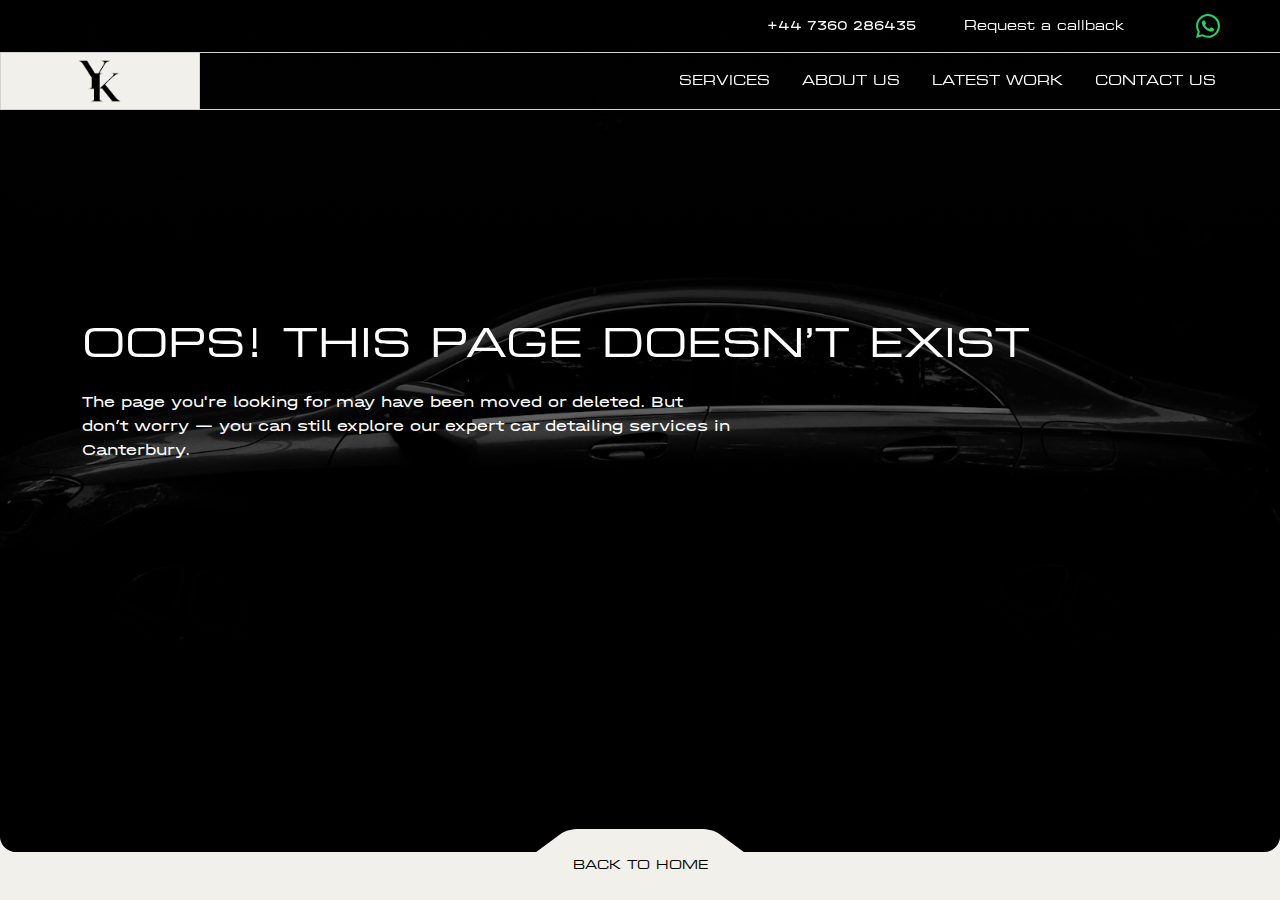
<file: 404/index.html>
<!DOCTYPE html>
<html lang="en">
<head>
    <meta name=”robots” content="index, follow">
    <meta charset="UTF-8">
    <meta name="viewport" content="width=device-width, initial-scale=1.0">
    
    <title>Page Not Found | YK Detailing Canterbury</title>
    <meta name="description" content="Sorry, the page you’re looking for doesn’t exist. Head back to our homepage or explore car detailing services in Canterbury and surrounding areas.">
    <meta name="author" content="YK Detailing">

    <meta property="og:title" content="Page Not Found | YK Detailing Canterbury">
    <meta property="og:type" content="website">
    <meta property="og:url" content="https://ykdetailing.co.uk/">
    <meta property="og:description" content="Sorry, the page you’re looking for doesn’t exist. Head back to our homepage or explore car detailing services in Canterbury and surrounding areas.">
    <meta property="og:image" content="https://ykdetailing.co.uk/img/pages/meta-image.webp">
    <meta property="og:locale" content="en_GB">
    <meta property="og:site_name" content="YK Detailing">

    <link rel="icon" href="../img/favicon/favicon.ico">
    <link rel="icon" href="../img/favicon/favicon.svg" type="image/svg+xml">
    <link rel="apple-touch-icon" href="../img/favicon/favicon.png">

    <link rel="canonical" href="https://ykdetailing.co.uk/"/>

    <link rel="stylesheet" href="../css/reset.css">
    <link href="https://cdn.jsdelivr.net/npm/bootstrap@5.3.3/dist/css/bootstrap.min.css" rel="stylesheet" integrity="sha384-QWTKZyjpPEjISv5WaRU9OFeRpok6YctnYmDr5pNlyT2bRjXh0JMhjY6hW+ALEwIH" crossorigin="anonymous">
    <link rel="stylesheet" href="../css/styles.css">
    <link href="https://unpkg.com/aos@2.3.1/dist/aos.css" rel="stylesheet">
</head>
<body>
    <header class="header">
        <div class="container-fluid p-0">
            <div class="container-fluid d-none d-lg-block">
                <div class="row d-flex align-items-center justify-content-end" style="border-bottom: 1px solid lightgray;">
                    <div class="col-auto d-flex align-items-center">
                        <a class="text-decoration-none small phone__mobile__desktop" href="tel:+447360286435">+44 7360 286435</a>
                        <button id="callback-btn" type="button" class="btn btn-dark text-white btn-sm px-4 py-3 ms-3 ms-lg-4 me-3 me-lg-5 eurostile rounded-0 small" data-bs-toggle="modal" data-bs-target="#staticBackdrop">Request a callback</button>    
                        <a class="text-decoration-none me-3 icon-replace-link d-inline-flex me-lg-5 whatsapp" href="https://wa.me/447360286435" target="_blank" rel="nofollow noopener noreferrer" aria-label="Contact us via WhatsApp">
                            <span class="d-inline-flex position-relative">
                                <svg xmlns="http://www.w3.org/2000/svg" width="24" height="24" aria-hidden="true" aria-label="Contact us via WhatsApp" fill="currentColor" class="bi bi-whatsapp" viewBox="0 0 16 16">
                                    <path d="M13.601 2.326A7.85 7.85 0 0 0 7.994 0C3.627 0 .068 3.558.064 7.926c0 1.399.366 2.76 1.057 3.965L0 16l4.204-1.102a7.9 7.9 0 0 0 3.79.965h.004c4.368 0 7.926-3.558 7.93-7.93A7.9 7.9 0 0 0 13.6 2.326zM7.994 14.521a6.6 6.6 0 0 1-3.356-.92l-.24-.144-2.494.654.666-2.433-.156-.251a6.56 6.56 0 0 1-1.007-3.505c0-3.626 2.957-6.584 6.591-6.584a6.56 6.56 0 0 1 4.66 1.931 6.56 6.56 0 0 1 1.928 4.66c-.004 3.639-2.961 6.592-6.592 6.592m3.615-4.934c-.197-.099-1.17-.578-1.353-.646-.182-.065-.315-.099-.445.099-.133.197-.513.646-.627.775-.114.133-.232.148-.43.05-.197-.1-.836-.308-1.592-.985-.59-.525-.985-1.175-1.103-1.372-.114-.198-.011-.304.088-.403.087-.088.197-.232.296-.346.1-.114.133-.198.198-.33.065-.134.034-.248-.015-.347-.05-.099-.445-1.076-.612-1.47-.16-.389-.323-.335-.445-.34-.114-.007-.247-.007-.38-.007a.73.73 0 0 0-.529.247c-.182.198-.691.677-.691 1.654s.71 1.916.81 2.049c.098.133 1.394 2.132 3.383 2.992.47.205.84.326 1.129.418.475.152.904.129 1.246.08.38-.058 1.171-.48 1.338-.943.164-.464.164-.86.114-.943-.049-.084-.182-.133-.38-.232"/>
                                </svg>
                            </span>
                        </a>
                    </div>
                </div>
            </div>
            <div class="header__body">
                <div class="header__burger mx-3">
                    <span></span>
                </div>
                <div class="header__logo">
                    <a href="/">
                        <img src="../img/logo/logo-black.webp" alt="logo" class="logo">
                    </a>
                </div>
                <div class="phone__mobile mx-3">
                    <button id="callback-btn" type="button" data-bs-toggle="modal" data-bs-target="#staticBackdrop" style="background-color: transparent;">
                        <svg xmlns="http://www.w3.org/2000/svg" width="24" height="24" fill="currentColor" class="bi bi-telephone-fill" viewBox="0 0 16 16">
                            <path fill-rule="evenodd" d="M1.885.511a1.745 1.745 0 0 1 2.61.163L6.29 2.98c.329.423.445.974.315 1.494l-.547 2.19a.68.68 0 0 0 .178.643l2.457 2.457a.68.68 0 0 0 .644.178l2.189-.547a1.75 1.75 0 0 1 1.494.315l2.306 1.794c.829.645.905 1.87.163 2.611l-1.034 1.034c-.74.74-1.846 1.065-2.877.702a18.6 18.6 0 0 1-7.01-4.42 18.6 18.6 0 0 1-4.42-7.009c-.362-1.03-.037-2.137.703-2.877z"/>
                        </svg>
                    </button>   
                </div>
                <nav class="header__menu me-lg-5">
                    <ul class="header__list eurostile">
                        <li class="px-3 py-3">
                            <a href="/#services" class="header__link small">Services</a>
                        </li>
                        <li class="px-3 py-3">
                            <a href="/#about" class="header__link small">About us</a>
                        </li>
                        <li class="px-3 py-3">
                            <a href="/#portfolio" class="header__link small">Latest Work</a>
                        </li>
                        <li class="px-3 py-3">
                            <a href="/#contact" class="header__link small">Contact us</a>
                        </li>
                    </ul>
                    <div class="w-100 position-absolute bottom-0 start-0 d-md-none">
                        <div class="flex-row row mx-0 border-top border-opacity-10 border-dark z-index-3">
                            <div class="col px-0">
                                <a class="link-dark h-100 align-items-center d-flex p-2 p-sm-4 text-decoration-none small fw-medium justify-content-center" href="tel:+447360286435">+44 7360 286435</a>
                            </div>
                            <div class="col-auto px-0">
                                <a class="border-start border-opacity-10 border-dark text-decoration-none p-2 p-sm-4 d-inline-flex icon-replace-link whatsapp" href="https://wa.me/447360286435" target="_blank" rel="nofollow noopener noreferrer" aria-label="Contact us via WhatsApp">
                                    <span class="d-inline-flex position-relative">
                                        <svg xmlns="http://www.w3.org/2000/svg" width="24" height="24" aria-hidden="true" aria-label="Contact us via WhatsApp" fill="currentColor" class="bi bi-whatsapp" viewBox="0 0 16 16">
                                            <path d="M13.601 2.326A7.85 7.85 0 0 0 7.994 0C3.627 0 .068 3.558.064 7.926c0 1.399.366 2.76 1.057 3.965L0 16l4.204-1.102a7.9 7.9 0 0 0 3.79.965h.004c4.368 0 7.926-3.558 7.93-7.93A7.9 7.9 0 0 0 13.6 2.326zM7.994 14.521a6.6 6.6 0 0 1-3.356-.92l-.24-.144-2.494.654.666-2.433-.156-.251a6.56 6.56 0 0 1-1.007-3.505c0-3.626 2.957-6.584 6.591-6.584a6.56 6.56 0 0 1 4.66 1.931 6.56 6.56 0 0 1 1.928 4.66c-.004 3.639-2.961 6.592-6.592 6.592m3.615-4.934c-.197-.099-1.17-.578-1.353-.646-.182-.065-.315-.099-.445.099-.133.197-.513.646-.627.775-.114.133-.232.148-.43.05-.197-.1-.836-.308-1.592-.985-.59-.525-.985-1.175-1.103-1.372-.114-.198-.011-.304.088-.403.087-.088.197-.232.296-.346.1-.114.133-.198.198-.33.065-.134.034-.248-.015-.347-.05-.099-.445-1.076-.612-1.47-.16-.389-.323-.335-.445-.34-.114-.007-.247-.007-.38-.007a.73.73 0 0 0-.529.247c-.182.198-.691.677-.691 1.654s.71 1.916.81 2.049c.098.133 1.394 2.132 3.383 2.992.47.205.84.326 1.129.418.475.152.904.129 1.246.08.38-.058 1.171-.48 1.338-.943.164-.464.164-.86.114-.943-.049-.084-.182-.133-.38-.232"/>
                                        </svg>
                                    </span>
                                </a>
                            </div>
                        </div>
                    </div>
                </nav>
            </div>
        </div>
    </header>
    <main id="main">
        <div class="z-index-1 position-relative w-100 d-flex align-items-center rounded-top-0 rounded-4" style="height: calc(-3rem + 100vh); min-height: 21.25rem; width: 100% !important;">
            <div class="rounded-top-0 rounded-4 position-absolute z-index-0 top-0 start-0 overflow-hidden w-100 h-100" style="background-color: #f1f0ea; width:100% !important;height:100% !important;">
                <div style="position: absolute; top: 0px; left: 0px; width: 100%; height: 100%; background-size: cover; background-repeat: no-repeat; background-position: center center; background-image: linear-gradient( rgba(0, 0, 0, 0.5), rgba(0, 0, 0, 0.5) ),url(../img/pages/404.webp);"></div>
            </div>
            <div class="position-relative z-index-3 w-100 h-100 d-flex flex-column align-items-center rounded-top-0 rounded-4 justify-content-center pb-3">
                <div class="container" style="height:200px;">                      
                    <h1 class="fs-1 mb-4 text-white text-uppercase fw-medium eurostile" data-aos="fade-up" data-aos-delay="400">Oops! This Page Doesn’t Exist</h1>
                        <div class="text-white fw-medium px-0 col-12 col-md-7">
                            <p>The page you're looking for may have been moved or deleted. But don’t worry — you can still explore our expert car detailing services in Canterbury.<br><br><br><br></p>
                        </div>
                </div>
                <div class="position-absolute start-50 bottom-0 d-flex flex-column translate-middle-x align-items-center" style="height:36px;margin-bottom:-13px;">
                        <svg width="254" height="31" aria-hidden="true" viewBox="0 0 253 31">
                            <path d="M65.6635 0C58.3803 0 51.6108 1.72068 47.7507 4.55314L17.9127 26.4469C14.0526 29.2793 7.28313 31 0 31H126.999L127 0H65.6635Z" fill="#F1F0EB"></path>
                            <path d="M187.337 0C194.62 0 201.389 1.72068 205.249 4.55314L235.087 26.4469C238.947 29.2793 245.717 31 253 31H126.001L126 0H187.337Z" fill="#F1F0EB"></path>
                        </svg>
                        <a class="link-dark text-decoration-none mt-3 fw-medium text-uppercase position-absolute eurostile" style="font-size: 12px; bottom: -8px; color: rgb(0, 0, 0) !important;" href="/">Back to Home</a>
                </div>
            </div>
        </div>
    </main>
    <div class="modal fade" id="staticBackdrop" data-bs-backdrop="static" data-bs-keyboard="false" tabindex="-1" aria-labelledby="staticBackdropLabel" aria-hidden="true">
    <div class="modal-dialog modal-dialog-centered modal-lg">
        <div class="modal-content">
        <div class="modal-header">
            <h3 class="modal-title fs-5 eurostile" id="exampleModalLabel">REQUEST A CALLBACK</h3>
            <button type="button" class="btn-close" data-bs-dismiss="modal" aria-label="Close"></button>
        </div>
        <div class="modal-body pt-1">
            <p class="text-black-50 mb-3 small">Enter your details below, and one of our team will contact you as soon as possible.</p>
            <iframe name="hiddenConfirm" id="hiddenConfirm" onload="if(submitted){window.location='submission.html'}"></iframe>
            <form action="https://docs.google.com/forms/u/4/d/1wtr3WTQTUmytu30MJ9Ji4jzC79sp9xd3E_bLeSUKLY0/formResponse" method="post" target="hiddenConfirm" onsubmit="submitted = true" class="needs-validation" novalidate>
                <div class="row">
                    <div class="col-12 col-md-6">
                        <div class="form-floating mb-3 required-field">
                            <input type="text" class="form-control" id="name" value="" name="entry.1613535423" required placeholder="Name">
                            <label for="name" class="small">Your name</label>
                        </div>
                    </div>
                    <div class="col-12 col-md-6">
                        <div class="form-floating required-field">
                            <input type="tel" class="form-control" id="phone" value="" name="entry.1461554034" required placeholder="Phone number" minlength="10" maxlength="15">
                            <label for="phone" class="small">Phone number</label>
                        </div>
                    </div>
                </div>
                <div class="modal-footer p-0 mt-3 mt-md-0">
                    <button type="submit" class="lead-from-send py-2 mx-0 my-2 btn btn-dark w-100 eurostile">Request a callback</button>
                </div>
            </form>
        </div>
        </div>
    </div>
    </div>

    <script src="https://cdn.jsdelivr.net/npm/bootstrap@5.3.3/dist/js/bootstrap.bundle.min.js" integrity="sha384-YvpcrYf0tY3lHB60NNkmXc5s9fDVZLESaAA55NDzOxhy9GkcIdslK1eN7N6jIeHz" crossorigin="anonymous"></script>
    <script src="https://ajax.googleapis.com/ajax/libs/jquery/3.6.0/jquery.min.js"></script>
    <script src="../js/script.js"></script>
    <script src="https://unpkg.com/aos@2.3.1/dist/aos.js"></script>
    <script>
        AOS.init();
    </script>
    
</body>
</html>
</file>
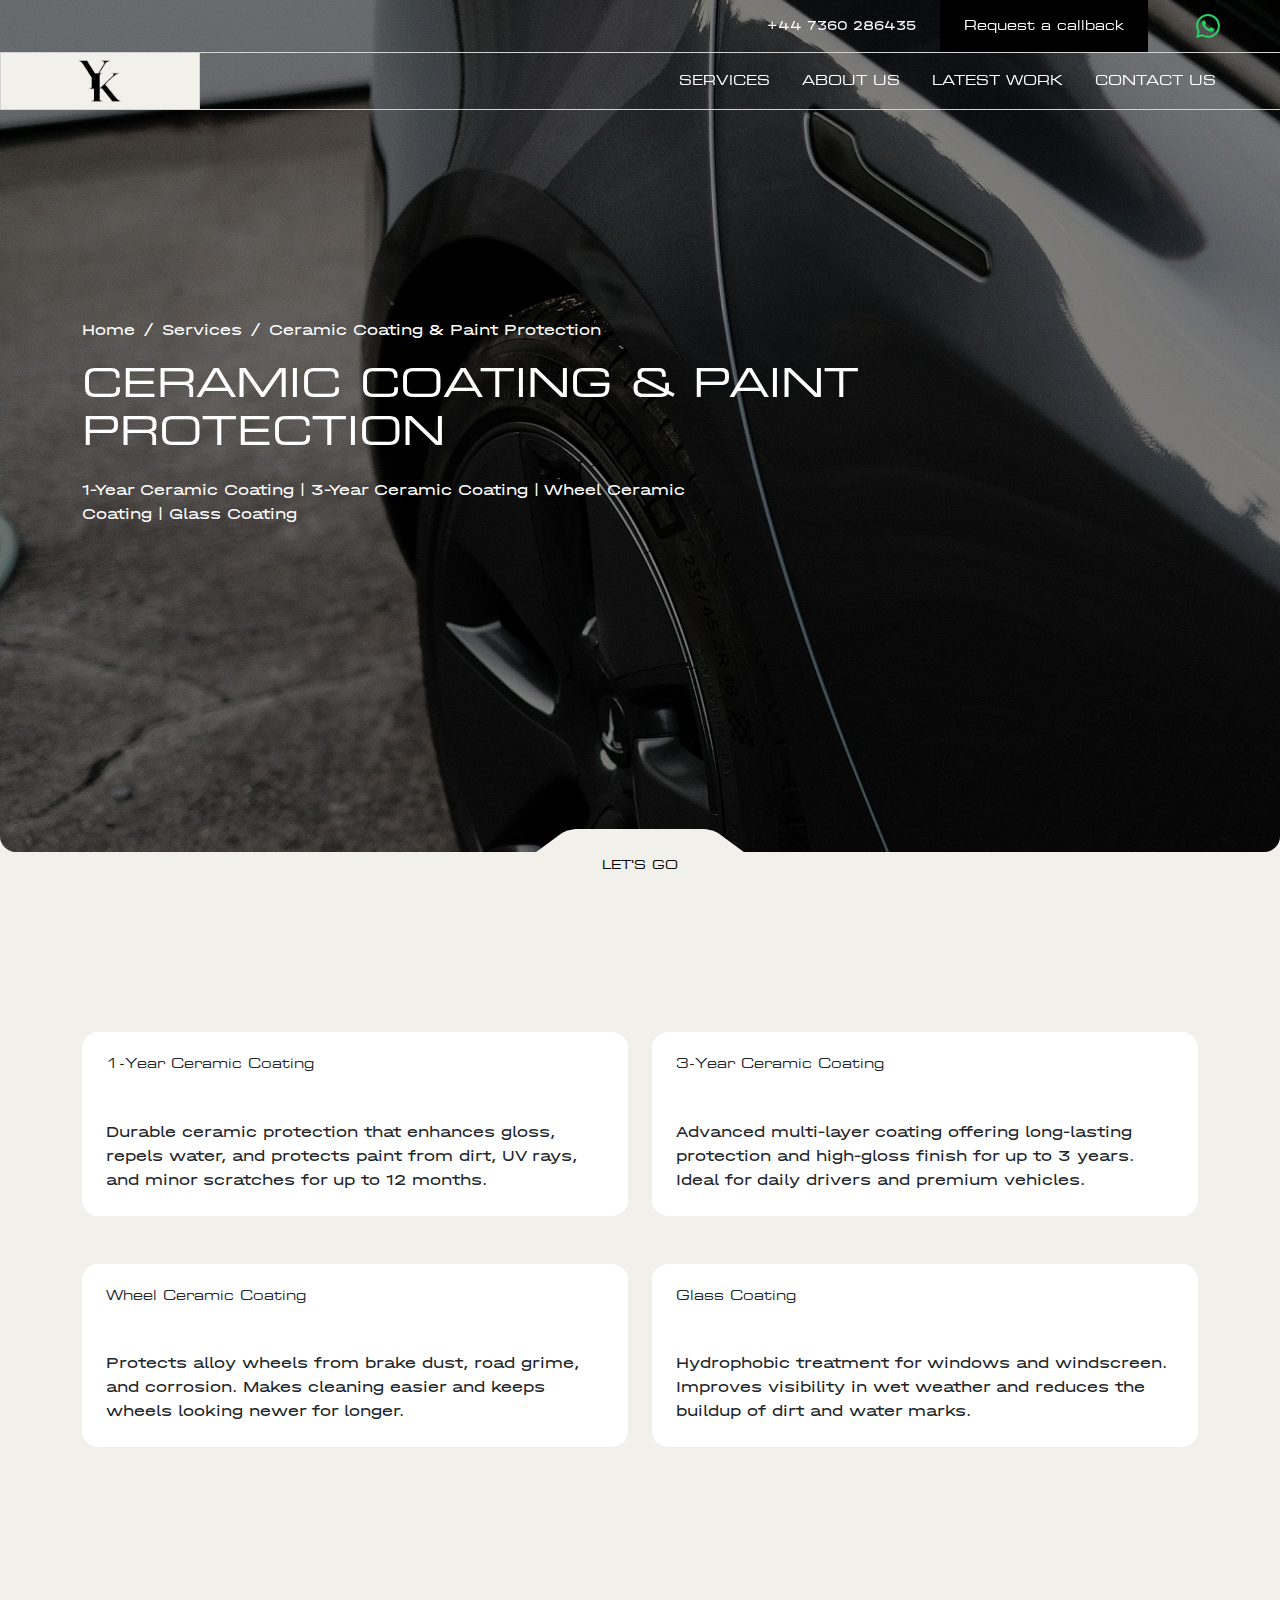
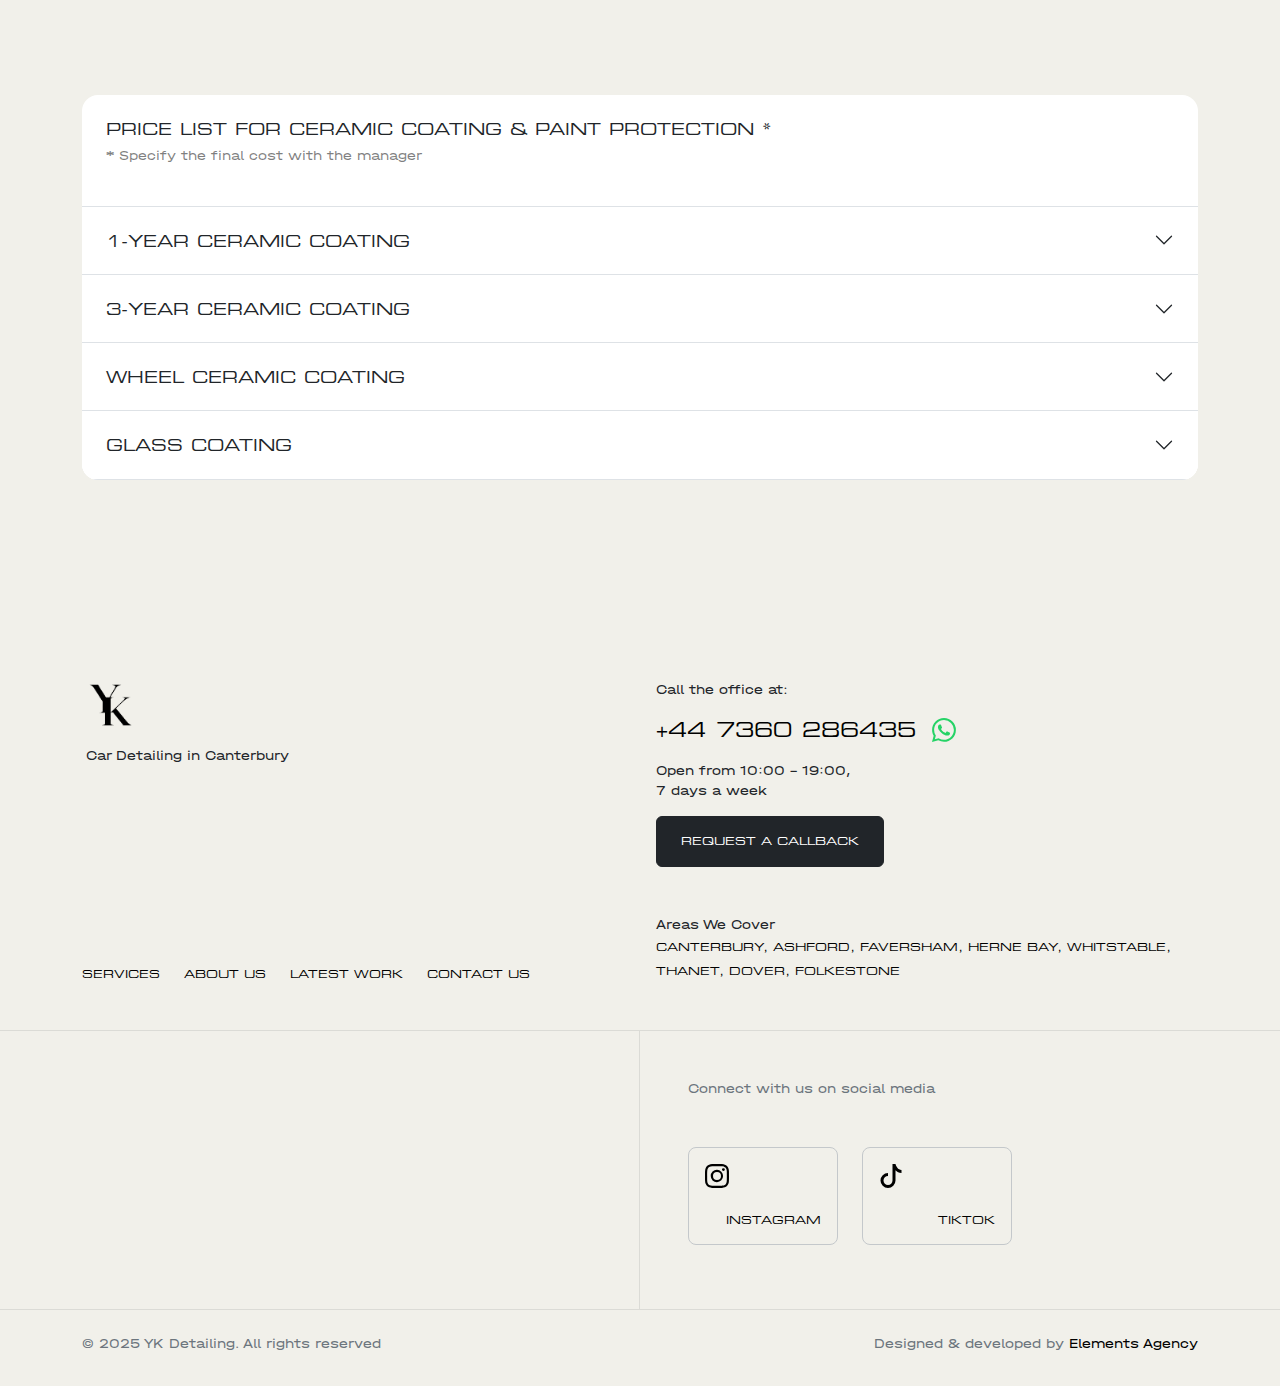
<file: ceramic-coating/index.html>
<!DOCTYPE html>
<html lang="en">
<head>
    <meta name=”robots” content="index, follow">
    <meta charset="UTF-8">
    <meta name="viewport" content="width=device-width, initial-scale=1.0">
    
    <title>Ceramic Coating & Paint Protection Canterbury | YK Detailing</title>
    <meta name="description" content="Professional ceramic coating and paint protection in Canterbury. Enhance gloss, protect paint, and keep your car looking new for years to come.">
    <meta name="author" content="YK Detailing">

    <meta property="og:title" content="Ceramic Coating & Paint Protection Canterbury | YK Detailing">
    <meta property="og:type" content="website">
    <meta property="og:url" content="https://ykdetailing.co.uk/">
    <meta property="og:description" content="Professional ceramic coating and paint protection in Canterbury. Enhance gloss, protect paint, and keep your car looking new for years to come.">
    <meta property="og:image" content="https://ykdetailing.co.uk/img/pages/meta-image.webp">
    <meta property="og:locale" content="en_GB">
    <meta property="og:site_name" content="YK Detailing">

    <link rel="icon" href="../img/favicon/favicon.ico">
    <link rel="icon" href="../img/favicon/favicon.svg" type="image/svg+xml">
    <link rel="apple-touch-icon" href="../img/favicon/favicon.png">

    <link rel="canonical" href="https://ykdetailing.co.uk/"/>

    <link rel="stylesheet" href="../css/reset.css">
    <link href="https://cdn.jsdelivr.net/npm/bootstrap@5.3.3/dist/css/bootstrap.min.css" rel="stylesheet" integrity="sha384-QWTKZyjpPEjISv5WaRU9OFeRpok6YctnYmDr5pNlyT2bRjXh0JMhjY6hW+ALEwIH" crossorigin="anonymous">
    <link rel="stylesheet" href="../css/styles.css">
    <link href="https://unpkg.com/aos@2.3.1/dist/aos.css" rel="stylesheet">
</head>
<body>
    <header class="header">
        <div class="container-fluid p-0">
            <div class="container-fluid d-none d-lg-block">
                <div class="row d-flex align-items-center justify-content-end" style="border-bottom: 1px solid lightgray;">
                    <div class="col-auto d-flex align-items-center">
                        <a class="text-decoration-none small phone__mobile__desktop" href="tel:+447360286435">+44 7360 286435</a>
                        <button id="callback-btn" type="button" class="btn btn-dark text-white btn-sm px-4 py-3 ms-3 ms-lg-4 me-3 me-lg-5 eurostile rounded-0 small" data-bs-toggle="modal" data-bs-target="#staticBackdrop">Request a callback</button>    
                        <a class="text-decoration-none me-3 icon-replace-link d-inline-flex me-lg-5 whatsapp" href="https://wa.me/447360286435" target="_blank" rel="nofollow noopener noreferrer" aria-label="Contact us via WhatsApp">
                            <span class="d-inline-flex position-relative">
                                <svg xmlns="http://www.w3.org/2000/svg" width="24" height="24" aria-hidden="true" aria-label="Contact us via WhatsApp" fill="currentColor" class="bi bi-whatsapp" viewBox="0 0 16 16">
                                    <path d="M13.601 2.326A7.85 7.85 0 0 0 7.994 0C3.627 0 .068 3.558.064 7.926c0 1.399.366 2.76 1.057 3.965L0 16l4.204-1.102a7.9 7.9 0 0 0 3.79.965h.004c4.368 0 7.926-3.558 7.93-7.93A7.9 7.9 0 0 0 13.6 2.326zM7.994 14.521a6.6 6.6 0 0 1-3.356-.92l-.24-.144-2.494.654.666-2.433-.156-.251a6.56 6.56 0 0 1-1.007-3.505c0-3.626 2.957-6.584 6.591-6.584a6.56 6.56 0 0 1 4.66 1.931 6.56 6.56 0 0 1 1.928 4.66c-.004 3.639-2.961 6.592-6.592 6.592m3.615-4.934c-.197-.099-1.17-.578-1.353-.646-.182-.065-.315-.099-.445.099-.133.197-.513.646-.627.775-.114.133-.232.148-.43.05-.197-.1-.836-.308-1.592-.985-.59-.525-.985-1.175-1.103-1.372-.114-.198-.011-.304.088-.403.087-.088.197-.232.296-.346.1-.114.133-.198.198-.33.065-.134.034-.248-.015-.347-.05-.099-.445-1.076-.612-1.47-.16-.389-.323-.335-.445-.34-.114-.007-.247-.007-.38-.007a.73.73 0 0 0-.529.247c-.182.198-.691.677-.691 1.654s.71 1.916.81 2.049c.098.133 1.394 2.132 3.383 2.992.47.205.84.326 1.129.418.475.152.904.129 1.246.08.38-.058 1.171-.48 1.338-.943.164-.464.164-.86.114-.943-.049-.084-.182-.133-.38-.232"/>
                                </svg>
                            </span>
                        </a>
                    </div>
                </div>
            </div>
            <div class="header__body">
                <div class="header__burger mx-3">
                    <span></span>
                </div>
                <div class="header__logo">
                    <a href="/">
                        <img src="../img/logo/logo-black.webp" alt="logo" class="logo">
                    </a>
                </div>
                <div class="phone__mobile mx-3">
                    <button id="callback-btn" type="button" data-bs-toggle="modal" data-bs-target="#staticBackdrop" style="background-color: transparent;">
                        <svg xmlns="http://www.w3.org/2000/svg" width="24" height="24" fill="currentColor" class="bi bi-telephone-fill" viewBox="0 0 16 16">
                            <path fill-rule="evenodd" d="M1.885.511a1.745 1.745 0 0 1 2.61.163L6.29 2.98c.329.423.445.974.315 1.494l-.547 2.19a.68.68 0 0 0 .178.643l2.457 2.457a.68.68 0 0 0 .644.178l2.189-.547a1.75 1.75 0 0 1 1.494.315l2.306 1.794c.829.645.905 1.87.163 2.611l-1.034 1.034c-.74.74-1.846 1.065-2.877.702a18.6 18.6 0 0 1-7.01-4.42 18.6 18.6 0 0 1-4.42-7.009c-.362-1.03-.037-2.137.703-2.877z"/>
                        </svg>
                    </button>   
                </div>
                <nav class="header__menu me-lg-5">
                    <ul class="header__list eurostile">
                        <li class="px-3 py-3">
                            <a href="/#services" class="header__link small">Services</a>
                        </li>
                        <li class="px-3 py-3">
                            <a href="/#about" class="header__link small">About us</a>
                        </li>
                        <li class="px-3 py-3">
                            <a href="/#portfolio" class="header__link small">Latest Work</a>
                        </li>
                        <li class="px-3 py-3">
                            <a href="/#contact" class="header__link small">Contact us</a>
                        </li>
                    </ul>
                    <div class="w-100 position-absolute bottom-0 start-0 d-md-none">
                        <div class="flex-row row mx-0 border-top border-opacity-10 border-dark z-index-3">
                            <div class="col px-0">
                                <a class="link-dark h-100 align-items-center d-flex p-2 p-sm-4 text-decoration-none small fw-medium justify-content-center" href="tel:+447360286435">+44 7360 286435</a>
                            </div>
                            <div class="col-auto px-0">
                                <a class="border-start border-opacity-10 border-dark text-decoration-none p-2 p-sm-4 d-inline-flex icon-replace-link whatsapp" href="https://wa.me/447360286435" target="_blank" rel="nofollow noopener noreferrer" aria-label="Contact us via WhatsApp">
                                    <span class="d-inline-flex position-relative">
                                        <svg xmlns="http://www.w3.org/2000/svg" width="24" height="24" aria-hidden="true" aria-label="Contact us via WhatsApp" fill="currentColor" class="bi bi-whatsapp" viewBox="0 0 16 16">
                                            <path d="M13.601 2.326A7.85 7.85 0 0 0 7.994 0C3.627 0 .068 3.558.064 7.926c0 1.399.366 2.76 1.057 3.965L0 16l4.204-1.102a7.9 7.9 0 0 0 3.79.965h.004c4.368 0 7.926-3.558 7.93-7.93A7.9 7.9 0 0 0 13.6 2.326zM7.994 14.521a6.6 6.6 0 0 1-3.356-.92l-.24-.144-2.494.654.666-2.433-.156-.251a6.56 6.56 0 0 1-1.007-3.505c0-3.626 2.957-6.584 6.591-6.584a6.56 6.56 0 0 1 4.66 1.931 6.56 6.56 0 0 1 1.928 4.66c-.004 3.639-2.961 6.592-6.592 6.592m3.615-4.934c-.197-.099-1.17-.578-1.353-.646-.182-.065-.315-.099-.445.099-.133.197-.513.646-.627.775-.114.133-.232.148-.43.05-.197-.1-.836-.308-1.592-.985-.59-.525-.985-1.175-1.103-1.372-.114-.198-.011-.304.088-.403.087-.088.197-.232.296-.346.1-.114.133-.198.198-.33.065-.134.034-.248-.015-.347-.05-.099-.445-1.076-.612-1.47-.16-.389-.323-.335-.445-.34-.114-.007-.247-.007-.38-.007a.73.73 0 0 0-.529.247c-.182.198-.691.677-.691 1.654s.71 1.916.81 2.049c.098.133 1.394 2.132 3.383 2.992.47.205.84.326 1.129.418.475.152.904.129 1.246.08.38-.058 1.171-.48 1.338-.943.164-.464.164-.86.114-.943-.049-.084-.182-.133-.38-.232"/>
                                        </svg>
                                    </span>
                                </a>
                            </div>
                        </div>
                    </div>
                </nav>
            </div>
        </div>
    </header>
    <main id="main">
        <div class="z-index-1 position-relative w-100 d-flex align-items-center rounded-top-0 rounded-4" style="height: calc(-3rem + 100vh); min-height: 21.25rem; width: 100% !important;">
            <div class="rounded-top-0 rounded-4 position-absolute z-index-0 top-0 start-0 overflow-hidden w-100 h-100" style="background-color: #f1f0ea; width:100% !important;height:100% !important;">
                <div style="position: absolute; top: 0px; left: 0px; width: 100%; height: 100%; background-size: cover; background-repeat: no-repeat; background-position: center center; background-image: linear-gradient( rgba(0, 0, 0, 0.5), rgba(0, 0, 0, 0.5) ),url(../img/services/coating.webp);"></div>
            </div>
            <div class="position-relative z-index-3 w-100 h-100 d-flex flex-column align-items-center rounded-top-0 rounded-4 justify-content-center pb-3">
                <div class="container" style="height:200px;">                      
                      <nav aria-label="breadcrumb">
                        <ol class="breadcrumb">
                          <li class="breadcrumb-item"><a href="/" class="text-white">Home</a></li>
                          <li class="breadcrumb-item"><a href="/#services" class="text-white">Services</a></li>
                          <li class="breadcrumb-item active text-white" aria-current="page">Ceramic Coating & Paint Protection</li>
                        </ol>
                      </nav>
                    <h1 class="fs-1 mb-4 text-white text-uppercase fw-medium eurostile" data-aos="fade-up" data-aos-delay="400">Ceramic Coating & Paint Protection</h1>
                        <div class="text-white fw-medium px-0 col-12 col-md-7">
                            <p>1-Year Ceramic Coating | 3-Year Ceramic Coating | Wheel Ceramic Coating | Glass Coating<br><br><br><br></p>
                        </div>
                </div>
                <div class="position-absolute start-50 bottom-0 d-flex flex-column translate-middle-x align-items-center" style="height:36px;margin-bottom:-13px;">
                        <svg width="254" height="31" aria-hidden="true" viewBox="0 0 253 31">
                            <path d="M65.6635 0C58.3803 0 51.6108 1.72068 47.7507 4.55314L17.9127 26.4469C14.0526 29.2793 7.28313 31 0 31H126.999L127 0H65.6635Z" fill="#F1F0EB"></path>
                            <path d="M187.337 0C194.62 0 201.389 1.72068 205.249 4.55314L235.087 26.4469C238.947 29.2793 245.717 31 253 31H126.001L126 0H187.337Z" fill="#F1F0EB"></path>
                        </svg>
                        <a class="link-dark text-decoration-none mt-3 fw-medium text-uppercase position-absolute eurostile" style="font-size: 12px; bottom: -8px; color: rgb(0, 0, 0) !important;" href="#coating-services">
                            Let's Go </a>
                </div>
            </div>
        </div>
    </main>
    <section id="coating-services" class="section">
        <div class="container">
            <div class="row d-flex align-items-stretch">
                <div class="col-12 col-md-6 d-flex align-items-stretch mb-5">
                    <div class="d-flex flex-column justify-content-between bg-white rounded-4 p-4 w-100">
                        <h2 class="small fw-medium mb-5 eurostile">1-Year Ceramic Coating</h2>
                        <p class="mb-0 fw-medium">Durable ceramic protection that enhances gloss, repels water, and protects paint from dirt, UV rays, and minor scratches for up to 12 months.</p>
                    </div>
                </div>
                <div class="col-12 col-md-6 d-flex align-items-stretch mb-5">
                    <div class="d-flex flex-column justify-content-between bg-white rounded-4 p-4 w-100">
                        <h2 class="small fw-medium mb-5 eurostile">3-Year Ceramic Coating</h2>
                        <p class="mb-0 fw-medium">Advanced multi-layer coating offering long-lasting protection and high-gloss finish for up to 3 years. Ideal for daily drivers and premium vehicles.</p>
                    </div>
                </div>
                <div class="col-12 col-md-6 d-flex align-items-stretch mb-5">
                    <div class="d-flex flex-column justify-content-between bg-white rounded-4 p-4 w-100">
                        <h2 class="small fw-medium mb-5 eurostile">Wheel Ceramic Coating</h2>
                        <p class="mb-0 fw-medium">Protects alloy wheels from brake dust, road grime, and corrosion. Makes cleaning easier and keeps wheels looking newer for longer.</p>
                    </div>
                </div>
                <div class="col-12 col-md-6 d-flex align-items-stretch mb-5">
                    <div class="d-flex flex-column justify-content-between bg-white rounded-4 p-4 w-100">
                        <h2 class="small fw-medium mb-5 eurostile">Glass Coating</h2>
                        <p class="mb-0 fw-medium">Hydrophobic treatment for windows and windscreen. Improves visibility in wet weather and reduces the buildup of dirt and water marks.</p>
                    </div>
                </div>
            </div>
        </div>
    </section>
    <section id="pricelist" class="section">
        <div class="container">
            <div class="w-100 bg-white rounded-4 overflow-hidden">
                <div class="p-4 p-md-4 w-100">
                    <h3 class="fs-6 eurostile text-uppercase">PRICE LIST FOR Ceramic Coating & Paint Protection *</h3>
                    <p class="text-black-50 small">* Specify the final cost with the manager</p>
                </div>
                <div class="accordion rounded-0" id="accordionFlushExample">
                    <div class="accordion-item rounded-0 border-start-0 border-end-0">
                        <h2 class="accordion-header">
                            <button class="p-0 pe-4 accordion-button d-flex align-items-stretch justify-content-center collapsed" type="button" data-bs-toggle="collapse" data-bs-target="#pricelist1" aria-expanded="false" aria-controls="flush-collapseOne">
                                <div class="col me-4 p-4 text-uppercase eurostile">1-Year Ceramic Coating</div>
                            </button>
                        </h2>
                        <div id="pricelist1" class="accordion-collapse collapse" data-bs-parent="#accordionFlushExample">
                            <div class="link-dark accordion-body bg-white border-top pt-4 border-black border-opacity-10 px-0">
                                <div class="row mx-0">
                                    <div class="col-12 col-md-6 px-4"></div>
                                    <div class="col-12 col-md-6">
                                        <div class="table w-100">
                                            <table class="w-100 small">
                                                <tbody>
                                                    <tr class="border-0">
                                                        <th></th>
                                                        <th class="text-center p-2 text-black-50">Price</th>
                                                    </tr>
                                                    <tr class="border-0">
                                                        <td class="p-2 text-black-50">Compact cars</td>
                                                        <td class="p-2 text-center" data-price="">
                                                            <p class="mb-0">£250</p>
                                                        </td>
                                                    </tr>
                                                    <tr class="border-0">
                                                        <td class="p-2 text-black-50">Fullsize cars</td>
                                                        <td class="p-2 text-center" data-price="">
                                                            <p class="mb-0">£300</p>
                                                        </td>
                                                    </tr>
                                                    <tr class="border-0">
                                                        <td class="p-2 text-black-50">SUV’s</td>
                                                        <td class="p-2 text-center" data-price="">
                                                            <p class="mb-0">£350</p>
                                                        </td>
                                                    </tr>
                                                    <tr class="border-0">
                                                        <td class="p-2 text-black-50">Luxury cars</td>
                                                        <td class="p-2 text-center" data-price="">
                                                            <p class="mb-0">£400</p>
                                                        </td>
                                                    </tr>
                                                </tbody>
                                            </table>
                                        </div>
                                    </div>
                                </div>
                            </div>
                        </div>
                    </div>
                    <div class="accordion-item rounded-0 border-start-0 border-end-0">
                        <h2 class="accordion-header">
                            <button class="p-0 pe-4 accordion-button d-flex align-items-stretch justify-content-center collapsed" type="button" data-bs-toggle="collapse" data-bs-target="#pricelist2" aria-expanded="false" aria-controls="flush-collapseOne">
                                <div class="col me-4 p-4 text-uppercase eurostile">3-Year Ceramic Coating</div>
                            </button>
                        </h2>
                        <div id="pricelist2" class="accordion-collapse collapse" data-bs-parent="#accordionFlushExample">
                            <div class="link-dark accordion-body bg-white border-top pt-4 border-black border-opacity-10 px-0">
                                <div class="row mx-0">
                                    <div class="col-12 col-md-6 px-4"></div>
                                    <div class="col-12 col-md-6">
                                        <div class="table w-100">
                                            <table class="w-100 small">
                                                <tbody>
                                                    <tr class="border-0">
                                                        <th></th>
                                                        <th class="text-center p-2 text-black-50">Price</th>
                                                    </tr>
                                                    <tr class="border-0">
                                                        <td class="p-2 text-black-50">Compact cars</td>
                                                        <td class="p-2 text-center" data-price="">
                                                            <p class="mb-0">£400</p>
                                                        </td>
                                                    </tr>
                                                    <tr class="border-0">
                                                        <td class="p-2 text-black-50">Fullsize cars</td>
                                                        <td class="p-2 text-center" data-price="">
                                                            <p class="mb-0">£450</p>
                                                        </td>
                                                    </tr>
                                                    <tr class="border-0">
                                                        <td class="p-2 text-black-50">SUV’s</td>
                                                        <td class="p-2 text-center" data-price="">
                                                            <p class="mb-0">£500</p>
                                                        </td>
                                                    </tr>
                                                    <tr class="border-0">
                                                        <td class="p-2 text-black-50">Luxury cars</td>
                                                        <td class="p-2 text-center" data-price="">
                                                            <p class="mb-0">£550</p>
                                                        </td>
                                                    </tr>
                                                </tbody>
                                            </table>
                                        </div>
                                    </div>
                                </div>
                            </div>
                        </div>
                    </div>
                    <div class="accordion-item rounded-0 border-start-0 border-end-0">
                        <h2 class="accordion-header">
                            <button class="p-0 pe-4 accordion-button d-flex align-items-stretch justify-content-center collapsed" type="button" data-bs-toggle="collapse" data-bs-target="#pricelist3" aria-expanded="false" aria-controls="flush-collapseOne">
                                <div class="col me-4 p-4 text-uppercase eurostile">Wheel Ceramic Coating</div>
                            </button>
                        </h2>
                        <div id="pricelist3" class="accordion-collapse collapse" data-bs-parent="#accordionFlushExample">
                            <div class="link-dark accordion-body bg-white border-top pt-4 border-black border-opacity-10 px-0">
                                <div class="row mx-0">
                                    <div class="col-12 col-md-6 px-4"></div>
                                    <div class="col-12 col-md-6">
                                        <div class="table w-100">
                                            <table class="w-100 small">
                                                <tbody>
                                                    <tr class="border-0">
                                                        <th></th>
                                                        <th class="text-center p-2 text-black-50">Price</th>
                                                    </tr>
                                                    <tr class="border-0">
                                                        <td class="p-2 text-black-50">Compact cars</td>
                                                        <td class="p-2 text-center" data-price="">
                                                            <p class="mb-0">£100</p>
                                                        </td>
                                                    </tr>
                                                    <tr class="border-0">
                                                        <td class="p-2 text-black-50">Fullsize cars</td>
                                                        <td class="p-2 text-center" data-price="">
                                                            <p class="mb-0">£120</p>
                                                        </td>
                                                    </tr>
                                                    <tr class="border-0">
                                                        <td class="p-2 text-black-50">SUV’s</td>
                                                        <td class="p-2 text-center" data-price="">
                                                            <p class="mb-0">£140</p>
                                                        </td>
                                                    </tr>
                                                    <tr class="border-0">
                                                        <td class="p-2 text-black-50">Luxury cars</td>
                                                        <td class="p-2 text-center" data-price="">
                                                            <p class="mb-0">£160</p>
                                                        </td>
                                                    </tr>
                                                </tbody>
                                            </table>
                                        </div>
                                    </div>
                                </div>
                            </div>
                        </div>
                    </div>
                    <div class="accordion-item rounded-0 border-start-0 border-end-0">
                        <h2 class="accordion-header">
                            <button class="p-0 pe-4 accordion-button d-flex align-items-stretch justify-content-center collapsed" type="button" data-bs-toggle="collapse" data-bs-target="#pricelist4" aria-expanded="false" aria-controls="flush-collapseOne">
                                <div class="col me-4 p-4 text-uppercase eurostile">Glass Coating</div>
                            </button>
                        </h2>
                        <div id="pricelist4" class="accordion-collapse collapse" data-bs-parent="#accordionFlushExample">
                            <div class="link-dark accordion-body bg-white border-top pt-4 border-black border-opacity-10 px-0">
                                <div class="row mx-0">
                                    <div class="col-12 col-md-6 px-4"></div>
                                    <div class="col-12 col-md-6">
                                        <div class="table w-100">
                                            <table class="w-100 small">
                                                <tbody>
                                                    <tr class="border-0">
                                                        <th></th>
                                                        <th class="text-center p-2 text-black-50">Price</th>
                                                    </tr>
                                                    <tr class="border-0">
                                                        <td class="p-2 text-black-50">Compact cars</td>
                                                        <td class="p-2 text-center" data-price="">
                                                            <p class="mb-0">£50</p>
                                                        </td>
                                                    </tr>
                                                    <tr class="border-0">
                                                        <td class="p-2 text-black-50">Fullsize cars</td>
                                                        <td class="p-2 text-center" data-price="">
                                                            <p class="mb-0">£60</p>
                                                        </td>
                                                    </tr>
                                                    <tr class="border-0">
                                                        <td class="p-2 text-black-50">SUV’s</td>
                                                        <td class="p-2 text-center" data-price="">
                                                            <p class="mb-0">£70</p>
                                                        </td>
                                                    </tr>
                                                    <tr class="border-0">
                                                        <td class="p-2 text-black-50">Luxury cars</td>
                                                        <td class="p-2 text-center" data-price="">
                                                            <p class="mb-0">£80</p>
                                                        </td>
                                                    </tr>
                                                </tbody>
                                            </table>
                                        </div>
                                    </div>
                                </div>
                            </div>
                        </div>
                    </div>
                </div>
            </div>
        </div>
    </section>  
    <footer id="contact" class="section">
        <div class="container">
            <div class="row pb-5">
                <div class="col-12 col-md-6 px-4 px-md-3">
                    <a href="/" class="d-block mb-3">
                        <img src="../img/logo/logo-black.webp" alt="logo" style="height: 50px;">
                    </a>
                    <p class="small mb-3">Car Detailing in Canterbury</p>
                </div>
                <div class="col-12 col-md-6 px-4 px-md-3">
                    <div class="row">
                        <div class="col-12 col-md-auto">
                            <p class="small mb-3">Call the office at:</p>
                            <p class="d-flex align-items-center">
                                <a href="tel:+447360286435" class="fs-5 text-uppercase fw-medium text-decoration-none me-3 eurostile footer__link">+44 7360 286435</a>
                                <a class="text-decoration-none me-3 icon-replace-link d-inline-flex whatsapp" href="https://wa.me/447360286435" target="_blank" rel="nofollow noopener noreferrer" aria-label="Contact us via WhatsApp">
                                    <span class="d-inline-flex position-relative">
                                        <svg xmlns="http://www.w3.org/2000/svg" width="24" height="24" aria-hidden="true" aria-label="Contact us via WhatsApp" fill="currentColor" class="bi bi-whatsapp" viewBox="0 0 16 16">
                                            <path d="M13.601 2.326A7.85 7.85 0 0 0 7.994 0C3.627 0 .068 3.558.064 7.926c0 1.399.366 2.76 1.057 3.965L0 16l4.204-1.102a7.9 7.9 0 0 0 3.79.965h.004c4.368 0 7.926-3.558 7.93-7.93A7.9 7.9 0 0 0 13.6 2.326zM7.994 14.521a6.6 6.6 0 0 1-3.356-.92l-.24-.144-2.494.654.666-2.433-.156-.251a6.56 6.56 0 0 1-1.007-3.505c0-3.626 2.957-6.584 6.591-6.584a6.56 6.56 0 0 1 4.66 1.931 6.56 6.56 0 0 1 1.928 4.66c-.004 3.639-2.961 6.592-6.592 6.592m3.615-4.934c-.197-.099-1.17-.578-1.353-.646-.182-.065-.315-.099-.445.099-.133.197-.513.646-.627.775-.114.133-.232.148-.43.05-.197-.1-.836-.308-1.592-.985-.59-.525-.985-1.175-1.103-1.372-.114-.198-.011-.304.088-.403.087-.088.197-.232.296-.346.1-.114.133-.198.198-.33.065-.134.034-.248-.015-.347-.05-.099-.445-1.076-.612-1.47-.16-.389-.323-.335-.445-.34-.114-.007-.247-.007-.38-.007a.73.73 0 0 0-.529.247c-.182.198-.691.677-.691 1.654s.71 1.916.81 2.049c.098.133 1.394 2.132 3.383 2.992.47.205.84.326 1.129.418.475.152.904.129 1.246.08.38-.058 1.171-.48 1.338-.943.164-.464.164-.86.114-.943-.049-.084-.182-.133-.38-.232"/>
                                        </svg>
                                    </span>
                                </a>
                            </p>
                            <p class="small mb-3">Open from 10:00 - 19:00, <br>7 days a week</p>
                        </div>
                        <div class="col-12 col-md-auto">
                            <button type="button" class="btn btn-dark py-3 px-4 text-uppercase fw-medium little eurostile" data-bs-toggle="modal" data-bs-target="#staticBackdrop">Request a callback</button>
                        </div>
                    </div>
                </div>
            </div>
            <div class="row d-flex flex-row flex-wrap align-items-end">
                <div class="d-none d-md-flex col-12 col-md-6 align-items-center justify-content-start flex-wrap eurostile">
                    <a href="/#services" class="text-uppercase fw-medium text-decoration-none little footer__link">Services</a>
                    <a href="/#about" class="ms-4 text-uppercase fw-medium text-decoration-none little footer__link">About us</a>
                    <a href="/#portfolio" class="ms-4 text-uppercase fw-medium text-decoration-none little footer__link">Latest work</a>
                    <a href="/#contact" class="ms-4 text-uppercase fw-medium text-decoration-none little footer__link">Contact us</a>
                </div>
                <div class="col-12 col-md-6 d-flex flex-column align-items-start justify-content-start flex-wrap px-4 px-md-3">
                    <p class="small mb-0">Areas We Cover</p>
                    <p class="mb-0">
                        <a class="text-uppercase fw-medium text-decoration-none little eurostile footer__link" target="_blank" rel="nofollow noopener noreferrer">Canterbury, Ashford, Faversham, Herne Bay, Whitstable, Thanet, Dover, Folkestone</a>
                    </p>
                </div>
            </div>
        </div>
        <div class="border-top border-bottom border-opacity-10 border-dark mt-5">
            <div class="container">
                <div class="row">
                    <div class="d-none d-md-block col-md-6 py-4 py-md-5 px-4 ps-md-5 border-end border-opacity-10 border-dark"></div>
                    <div class="col-12 col-md-6 py-4 py-md-5 px-4 ps-md-5">
                        <p class="small mb-md-5 mb-4 text-secondary">Connect with us on social media</p>
                        <div class="row">
                            <div class="col-6 col-lg-4">
                                <div class="text-white rounded-3">
                                    <a href="https://www.instagram.com/yk_detail/" class="text-decoration-none h-100 d-flex flex-column align-items-center align-items-md-start border border-secondary-subtle rounded-3 p-3 justify-content-center mb-3" id="instagram" target="_blank" rel="nofollow noopener noreferrer">
                                        <svg xmlns="http://www.w3.org/2000/svg" width="24" height="24" fill="currentColor" class="bi bi-instagram" viewBox="0 0 16 16">
                                            <path d="M8 0C5.829 0 5.556.01 4.703.048 3.85.088 3.269.222 2.76.42a3.9 3.9 0 0 0-1.417.923A3.9 3.9 0 0 0 .42 2.76C.222 3.268.087 3.85.048 4.7.01 5.555 0 5.827 0 8.001c0 2.172.01 2.444.048 3.297.04.852.174 1.433.372 1.942.205.526.478.972.923 1.417.444.445.89.719 1.416.923.51.198 1.09.333 1.942.372C5.555 15.99 5.827 16 8 16s2.444-.01 3.298-.048c.851-.04 1.434-.174 1.943-.372a3.9 3.9 0 0 0 1.416-.923c.445-.445.718-.891.923-1.417.197-.509.332-1.09.372-1.942C15.99 10.445 16 10.173 16 8s-.01-2.445-.048-3.299c-.04-.851-.175-1.433-.372-1.941a3.9 3.9 0 0 0-.923-1.417A3.9 3.9 0 0 0 13.24.42c-.51-.198-1.092-.333-1.943-.372C10.443.01 10.172 0 7.998 0zm-.717 1.442h.718c2.136 0 2.389.007 3.232.046.78.035 1.204.166 1.486.275.373.145.64.319.92.599s.453.546.598.92c.11.281.24.705.275 1.485.039.843.047 1.096.047 3.231s-.008 2.389-.047 3.232c-.035.78-.166 1.203-.275 1.485a2.5 2.5 0 0 1-.599.919c-.28.28-.546.453-.92.598-.28.11-.704.24-1.485.276-.843.038-1.096.047-3.232.047s-2.39-.009-3.233-.047c-.78-.036-1.203-.166-1.485-.276a2.5 2.5 0 0 1-.92-.598 2.5 2.5 0 0 1-.6-.92c-.109-.281-.24-.705-.275-1.485-.038-.843-.046-1.096-.046-3.233s.008-2.388.046-3.231c.036-.78.166-1.204.276-1.486.145-.373.319-.64.599-.92s.546-.453.92-.598c.282-.11.705-.24 1.485-.276.738-.034 1.024-.044 2.515-.045zm4.988 1.328a.96.96 0 1 0 0 1.92.96.96 0 0 0 0-1.92m-4.27 1.122a4.109 4.109 0 1 0 0 8.217 4.109 4.109 0 0 0 0-8.217m0 1.441a2.667 2.667 0 1 1 0 5.334 2.667 2.667 0 0 1 0-5.334"/>
                                        </svg>
                                        <p class="w-100 d-none d-md-block fw-medium pt-4 mb-0 text-end text-uppercase little eurostile">Instagram</p>
                                    </a>
                                </div>
                            </div>
                            <div class="col-6 col-lg-4">
                                <div class="text-white rounded-3">
                                    <a href="https://www.tiktok.com/@yk_detailing/" class="text-decoration-none h-100 d-flex flex-column align-items-center align-items-md-start border border-secondary-subtle rounded-3 p-3 justify-content-center mb-3" id="tiktok" target="_blank" rel="nofollow noopener noreferrer">
                                        <svg xmlns="http://www.w3.org/2000/svg" width="24" height="24" fill="currentColor" class="bi bi-tiktok" viewBox="0 0 16 16">
                                            <path d="M9 0h1.98c.144.715.54 1.617 1.235 2.512C12.895 3.389 13.797 4 15 4v2c-1.753 0-3.07-.814-4-1.829V11a5 5 0 1 1-5-5v2a3 3 0 1 0 3 3z"/>
                                        </svg>
                                        <p class="w-100 d-none d-md-block fw-medium pt-4 mb-0 text-end text-uppercase little eurostile">TikTok</p>
                                    </a>
                                </div>
                            </div>
                        </div>
                    </div>
                </div>
            </div>
        </div>
        <div class="container">
            <div class="row">
                <div class="col-12 col-md-6 pt-4 py-md-4">
                    <p class="text-md-start text-center small text-secondary mb-2">
                        © 2025 YK Detailing. All rights reserved</p>
                </div>
                <div class="col-12 col-md-6 py-4">
                    <p class="text-md-end text-center small text-secondary mb-2 text-end">
                        Designed & developed by <a class="footer__link text-decoration-none" href="https://elementsagency.co.uk/" target="_blank" rel="nofollow noopener noreferrer">Elements Agency</a>
                </div>
            </div>
        </div>
    </footer>
    <div class="modal fade" id="staticBackdrop" data-bs-backdrop="static" data-bs-keyboard="false" tabindex="-1" aria-labelledby="staticBackdropLabel" aria-hidden="true">
    <div class="modal-dialog modal-dialog-centered modal-lg">
        <div class="modal-content">
        <div class="modal-header">
            <h3 class="modal-title fs-5 eurostile" id="exampleModalLabel">REQUEST A CALLBACK</h3>
            <button type="button" class="btn-close" data-bs-dismiss="modal" aria-label="Close"></button>
        </div>
        <div class="modal-body pt-1">
            <p class="text-black-50 mb-3 small">Enter your details below, and one of our team will contact you as soon as possible.</p>
            <iframe name="hiddenConfirm" id="hiddenConfirm" onload="if(submitted){window.location='submission.html'}"></iframe>
            <form action="https://docs.google.com/forms/u/4/d/1wtr3WTQTUmytu30MJ9Ji4jzC79sp9xd3E_bLeSUKLY0/formResponse" method="post" target="hiddenConfirm" onsubmit="submitted = true" class="needs-validation" novalidate>
                <div class="row">
                    <div class="col-12 col-md-6">
                        <div class="form-floating mb-3 required-field">
                            <input type="text" class="form-control" id="name" value="" name="entry.1613535423" required placeholder="Name">
                            <label for="name" class="small">Your name</label>
                        </div>
                    </div>
                    <div class="col-12 col-md-6">
                        <div class="form-floating required-field">
                            <input type="tel" class="form-control" id="phone" value="" name="entry.1461554034" required placeholder="Phone number" minlength="10" maxlength="15">
                            <label for="phone" class="small">Phone number</label>
                        </div>
                    </div>
                </div>
                <div class="modal-footer p-0 mt-3 mt-md-0">
                    <button type="submit" class="lead-from-send py-2 mx-0 my-2 btn btn-dark w-100 eurostile">Request a callback</button>
                </div>
            </form>
        </div>
        </div>
    </div>
    </div>

    <script src="https://cdn.jsdelivr.net/npm/bootstrap@5.3.3/dist/js/bootstrap.bundle.min.js" integrity="sha384-YvpcrYf0tY3lHB60NNkmXc5s9fDVZLESaAA55NDzOxhy9GkcIdslK1eN7N6jIeHz" crossorigin="anonymous"></script>
    <script src="https://ajax.googleapis.com/ajax/libs/jquery/3.6.0/jquery.min.js"></script>
    <script src="../js/script.js"></script>
    <script src="https://unpkg.com/aos@2.3.1/dist/aos.js"></script>
    <script>
        AOS.init();
    </script>
    
</body>
</html>
</file>
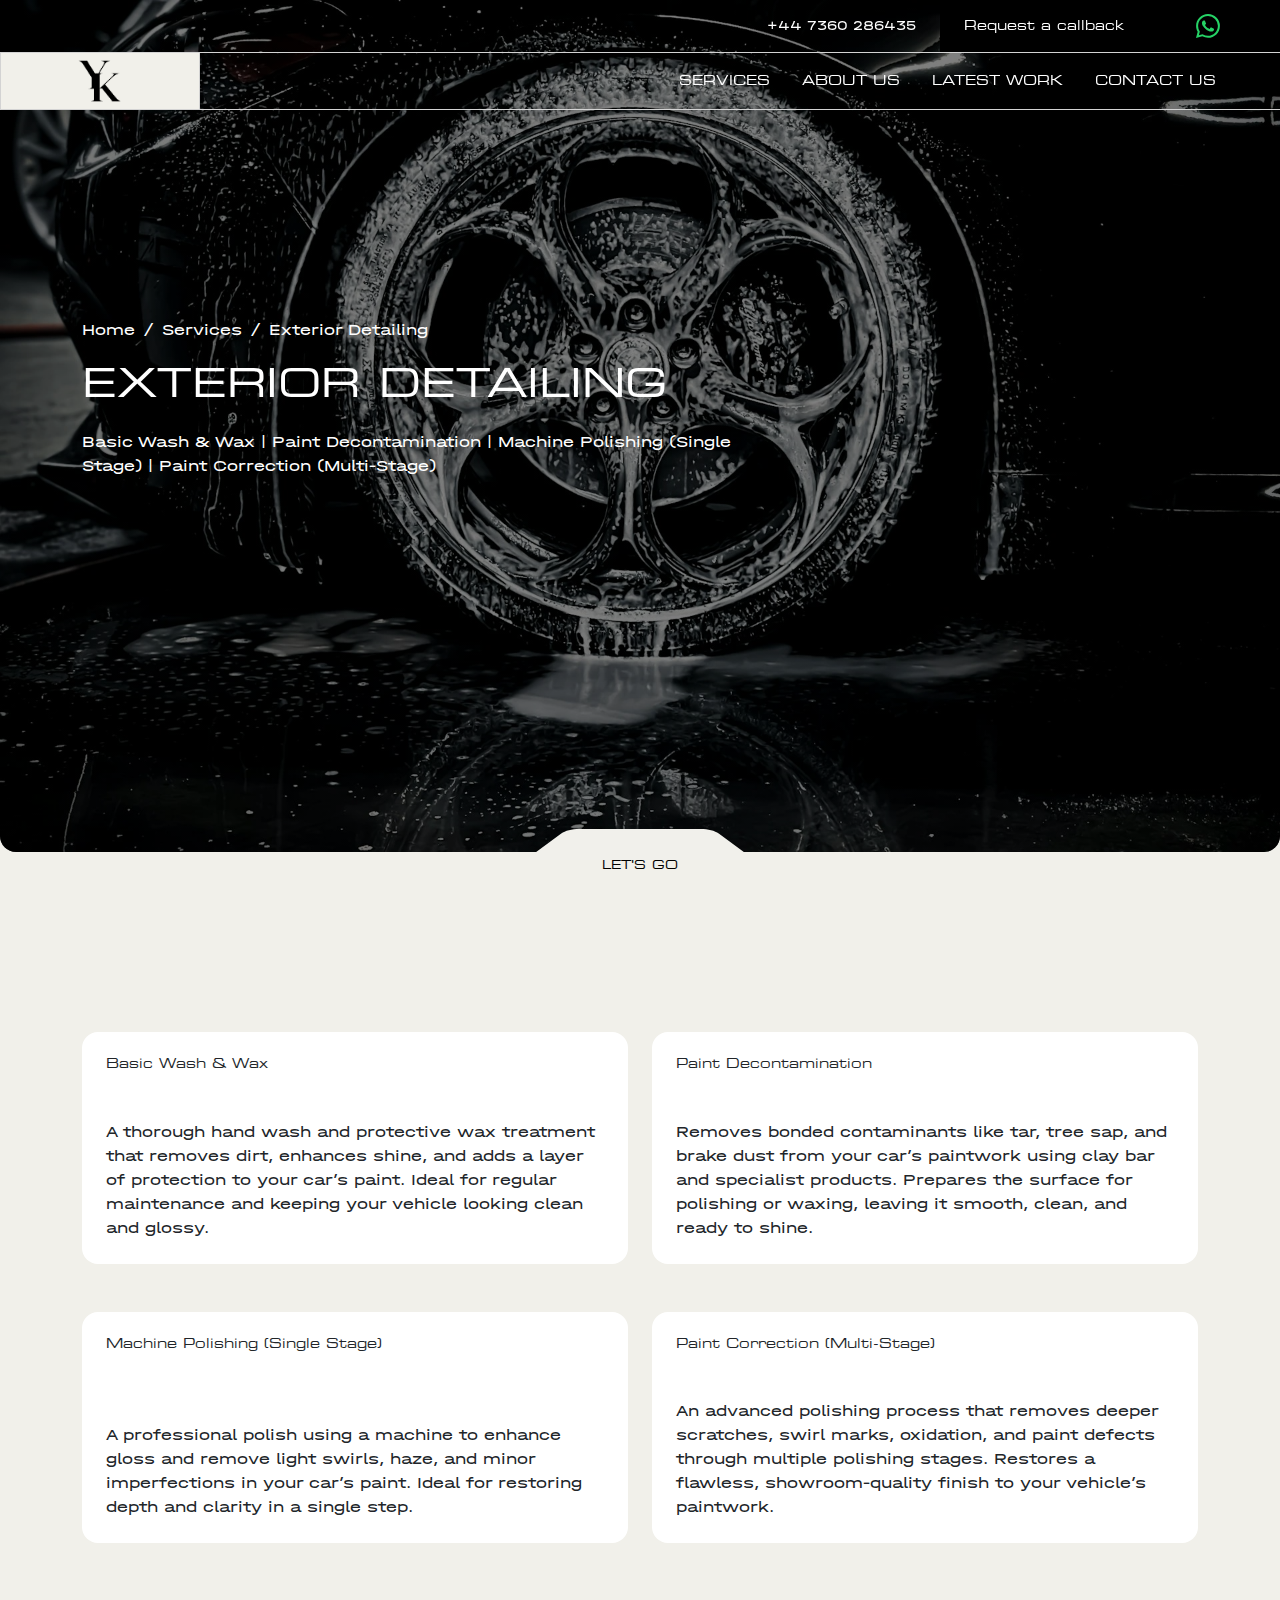
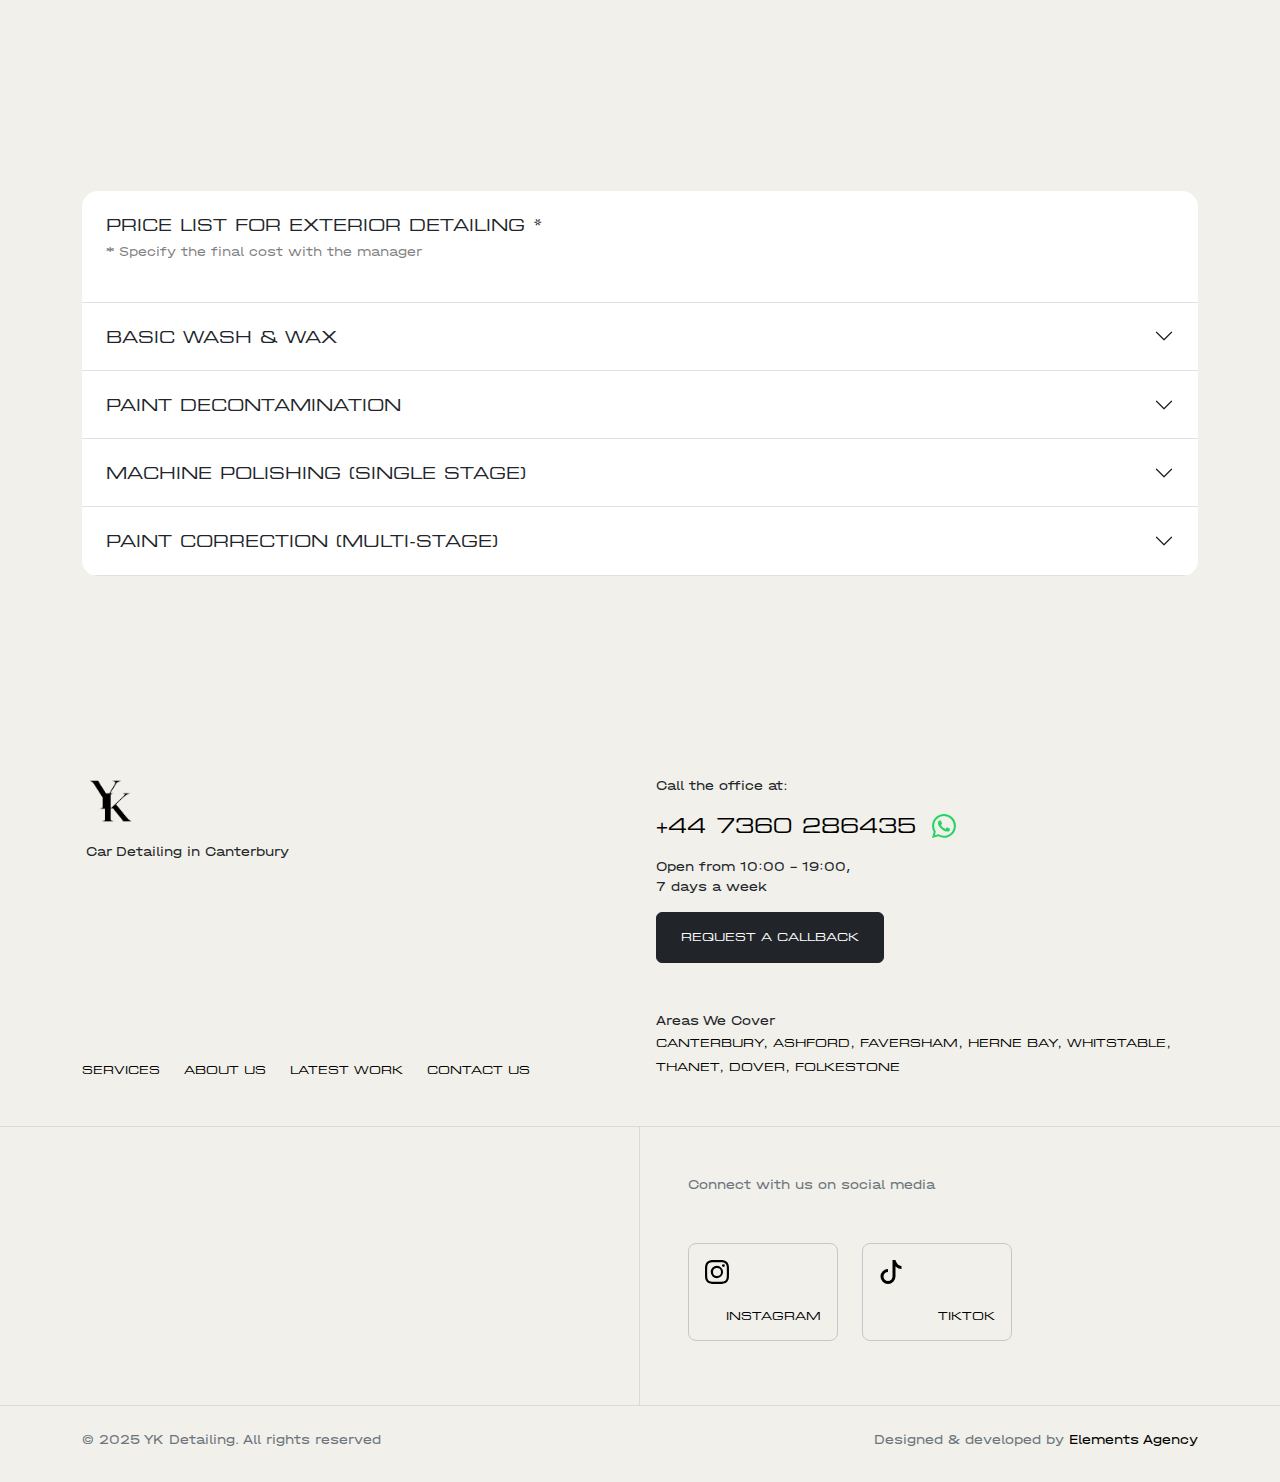
<file: exterior-detailing/index.html>
<!DOCTYPE html>
<html lang="en">
<head>
    <meta name=”robots” content="index, follow">
    <meta charset="UTF-8">
    <meta name="viewport" content="width=device-width, initial-scale=1.0">
    
    <title>Exterior Car Detailing Canterbury | YK Detailing</title>
    <meta name="description" content="Professional exterior car detailing in Canterbury. Wash, decontamination, machine polishing, paint correction & more. Restore your car’s shine today.">
    <meta name="author" content="YK Detailing">

    <meta property="og:title" content="Exterior Car Detailing Canterbury | YK Detailing">
    <meta property="og:type" content="website">
    <meta property="og:url" content="https://ykdetailing.co.uk/exterior-detailing/">
    <meta property="og:description" content="Professional exterior car detailing in Canterbury. Wash, decontamination, machine polishing, paint correction & more. Restore your car’s shine today.">
    <meta property="og:image" content="https://ykdetailing.co.uk/img/yk.webp">
    <meta property="og:locale" content="en_GB">
    <meta property="og:site_name" content="YK Detailing">

    <link rel="icon" href="../img/favicon/favicon.ico">
    <link rel="icon" href="../img/favicon/favicon.svg" type="image/svg+xml">
    <link rel="apple-touch-icon" href="../img/favicon/favicon.png">

    <link rel="canonical" href="https://ykdetailing.co.uk/exterior-detailing/"/>

    <link rel="stylesheet" href="../css/reset.css">
    <link href="https://cdn.jsdelivr.net/npm/bootstrap@5.3.3/dist/css/bootstrap.min.css" rel="stylesheet" integrity="sha384-QWTKZyjpPEjISv5WaRU9OFeRpok6YctnYmDr5pNlyT2bRjXh0JMhjY6hW+ALEwIH" crossorigin="anonymous">
    <link rel="stylesheet" href="../css/styles.css">
    <link href="https://unpkg.com/aos@2.3.1/dist/aos.css" rel="stylesheet">
</head>
<body>
    <header class="header">
        <div class="container-fluid p-0">
            <div class="container-fluid d-none d-lg-block">
                <div class="row d-flex align-items-center justify-content-end" style="border-bottom: 1px solid lightgray;">
                    <div class="col-auto d-flex align-items-center">
                        <a class="text-decoration-none small phone__mobile__desktop" href="tel:+447360286435">+44 7360 286435</a>
                        <button id="callback-btn" type="button" class="btn btn-dark text-white btn-sm px-4 py-3 ms-3 ms-lg-4 me-3 me-lg-5 eurostile rounded-0 small" data-bs-toggle="modal" data-bs-target="#staticBackdrop">Request a callback</button>    
                        <a class="text-decoration-none me-3 icon-replace-link d-inline-flex me-lg-5 whatsapp" href="https://wa.me/447360286435" target="_blank" rel="nofollow noopener noreferrer" aria-label="Contact us via WhatsApp">
                            <span class="d-inline-flex position-relative">
                                <svg xmlns="http://www.w3.org/2000/svg" width="24" height="24" aria-hidden="true" aria-label="Contact us via WhatsApp" fill="currentColor" class="bi bi-whatsapp" viewBox="0 0 16 16">
                                    <path d="M13.601 2.326A7.85 7.85 0 0 0 7.994 0C3.627 0 .068 3.558.064 7.926c0 1.399.366 2.76 1.057 3.965L0 16l4.204-1.102a7.9 7.9 0 0 0 3.79.965h.004c4.368 0 7.926-3.558 7.93-7.93A7.9 7.9 0 0 0 13.6 2.326zM7.994 14.521a6.6 6.6 0 0 1-3.356-.92l-.24-.144-2.494.654.666-2.433-.156-.251a6.56 6.56 0 0 1-1.007-3.505c0-3.626 2.957-6.584 6.591-6.584a6.56 6.56 0 0 1 4.66 1.931 6.56 6.56 0 0 1 1.928 4.66c-.004 3.639-2.961 6.592-6.592 6.592m3.615-4.934c-.197-.099-1.17-.578-1.353-.646-.182-.065-.315-.099-.445.099-.133.197-.513.646-.627.775-.114.133-.232.148-.43.05-.197-.1-.836-.308-1.592-.985-.59-.525-.985-1.175-1.103-1.372-.114-.198-.011-.304.088-.403.087-.088.197-.232.296-.346.1-.114.133-.198.198-.33.065-.134.034-.248-.015-.347-.05-.099-.445-1.076-.612-1.47-.16-.389-.323-.335-.445-.34-.114-.007-.247-.007-.38-.007a.73.73 0 0 0-.529.247c-.182.198-.691.677-.691 1.654s.71 1.916.81 2.049c.098.133 1.394 2.132 3.383 2.992.47.205.84.326 1.129.418.475.152.904.129 1.246.08.38-.058 1.171-.48 1.338-.943.164-.464.164-.86.114-.943-.049-.084-.182-.133-.38-.232"/>
                                </svg>
                            </span>
                        </a>
                    </div>
                </div>
            </div>
            <div class="header__body">
                <div class="header__burger mx-3">
                    <span></span>
                </div>
                <div class="header__logo">
                    <a href="/">
                        <img src="../img/logo/logo-black.webp" alt="logo" class="logo">
                    </a>
                </div>
                <div class="phone__mobile mx-3">
                    <button id="callback-btn" type="button" data-bs-toggle="modal" data-bs-target="#staticBackdrop" style="background-color: transparent;">
                        <svg xmlns="http://www.w3.org/2000/svg" width="24" height="24" fill="currentColor" class="bi bi-telephone-fill" viewBox="0 0 16 16">
                            <path fill-rule="evenodd" d="M1.885.511a1.745 1.745 0 0 1 2.61.163L6.29 2.98c.329.423.445.974.315 1.494l-.547 2.19a.68.68 0 0 0 .178.643l2.457 2.457a.68.68 0 0 0 .644.178l2.189-.547a1.75 1.75 0 0 1 1.494.315l2.306 1.794c.829.645.905 1.87.163 2.611l-1.034 1.034c-.74.74-1.846 1.065-2.877.702a18.6 18.6 0 0 1-7.01-4.42 18.6 18.6 0 0 1-4.42-7.009c-.362-1.03-.037-2.137.703-2.877z"/>
                        </svg>
                    </button>   
                </div>
                <nav class="header__menu me-lg-5">
                    <ul class="header__list eurostile">
                        <li class="px-3 py-3">
                            <a href="/#services" class="header__link small">Services</a>
                        </li>
                        <li class="px-3 py-3">
                            <a href="/#about" class="header__link small">About us</a>
                        </li>
                        <li class="px-3 py-3">
                            <a href="/#portfolio" class="header__link small">Latest Work</a>
                        </li>
                        <li class="px-3 py-3">
                            <a href="/#contact" class="header__link small">Contact us</a>
                        </li>
                    </ul>
                    <div class="w-100 position-absolute bottom-0 start-0 d-md-none">
                        <div class="flex-row row mx-0 border-top border-opacity-10 border-dark z-index-3">
                            <div class="col px-0">
                                <a class="link-dark h-100 align-items-center d-flex p-2 p-sm-4 text-decoration-none small fw-medium justify-content-center" href="tel:+447360286435">+44 7360 286435</a>
                            </div>
                            <div class="col-auto px-0">
                                <a class="border-start border-opacity-10 border-dark text-decoration-none p-2 p-sm-4 d-inline-flex icon-replace-link whatsapp" href="https://wa.me/447360286435" target="_blank" rel="nofollow noopener noreferrer" aria-label="Contact us via WhatsApp">
                                    <span class="d-inline-flex position-relative">
                                        <svg xmlns="http://www.w3.org/2000/svg" width="24" height="24" aria-hidden="true" aria-label="Contact us via WhatsApp" fill="currentColor" class="bi bi-whatsapp" viewBox="0 0 16 16">
                                            <path d="M13.601 2.326A7.85 7.85 0 0 0 7.994 0C3.627 0 .068 3.558.064 7.926c0 1.399.366 2.76 1.057 3.965L0 16l4.204-1.102a7.9 7.9 0 0 0 3.79.965h.004c4.368 0 7.926-3.558 7.93-7.93A7.9 7.9 0 0 0 13.6 2.326zM7.994 14.521a6.6 6.6 0 0 1-3.356-.92l-.24-.144-2.494.654.666-2.433-.156-.251a6.56 6.56 0 0 1-1.007-3.505c0-3.626 2.957-6.584 6.591-6.584a6.56 6.56 0 0 1 4.66 1.931 6.56 6.56 0 0 1 1.928 4.66c-.004 3.639-2.961 6.592-6.592 6.592m3.615-4.934c-.197-.099-1.17-.578-1.353-.646-.182-.065-.315-.099-.445.099-.133.197-.513.646-.627.775-.114.133-.232.148-.43.05-.197-.1-.836-.308-1.592-.985-.59-.525-.985-1.175-1.103-1.372-.114-.198-.011-.304.088-.403.087-.088.197-.232.296-.346.1-.114.133-.198.198-.33.065-.134.034-.248-.015-.347-.05-.099-.445-1.076-.612-1.47-.16-.389-.323-.335-.445-.34-.114-.007-.247-.007-.38-.007a.73.73 0 0 0-.529.247c-.182.198-.691.677-.691 1.654s.71 1.916.81 2.049c.098.133 1.394 2.132 3.383 2.992.47.205.84.326 1.129.418.475.152.904.129 1.246.08.38-.058 1.171-.48 1.338-.943.164-.464.164-.86.114-.943-.049-.084-.182-.133-.38-.232"/>
                                        </svg>
                                    </span>
                                </a>
                            </div>
                        </div>
                    </div>
                </nav>
            </div>
        </div>
    </header>
    <main id="main">
        <div class="z-index-1 position-relative w-100 d-flex align-items-center rounded-top-0 rounded-4" style="height: calc(-3rem + 100vh); min-height: 21.25rem; width: 100% !important;">
            <div class="rounded-top-0 rounded-4 position-absolute z-index-0 top-0 start-0 overflow-hidden w-100 h-100" style="background-color: #f1f0ea; width:100% !important;height:100% !important;">
                <div style="position: absolute; top: 0px; left: 0px; width: 100%; height: 100%; background-size: cover; background-repeat: no-repeat; background-position: center center; background-image: linear-gradient( rgba(0, 0, 0, 0.5), rgba(0, 0, 0, 0.5) ),url(../img/services/exterior.webp);"></div>
            </div>
            <div class="position-relative z-index-3 w-100 h-100 d-flex flex-column align-items-center rounded-top-0 rounded-4 justify-content-center pb-3">
                <div class="container" style="height:200px;">                      
                      <nav aria-label="breadcrumb">
                        <ol class="breadcrumb">
                          <li class="breadcrumb-item"><a href="/" class="text-white">Home</a></li>
                          <li class="breadcrumb-item"><a href="/#services" class="text-white">Services</a></li>
                          <li class="breadcrumb-item active text-white" aria-current="page">Exterior Detailing</li>
                        </ol>
                      </nav>
                    <h1 class="fs-1 mb-4 text-white text-uppercase fw-medium eurostile" data-aos="fade-up" data-aos-delay="400">Exterior Detailing</h1>
                        <div class="text-white fw-medium px-0 col-12 col-md-7">
                            <p>Basic Wash & Wax | Paint Decontamination | Machine Polishing (Single Stage) | Paint Correction (Multi-Stage)<br><br><br><br></p>
                        </div>
                </div>
                <div class="position-absolute start-50 bottom-0 d-flex flex-column translate-middle-x align-items-center" style="height:36px;margin-bottom:-13px;">
                        <svg width="254" height="31" aria-hidden="true" viewBox="0 0 253 31">
                            <path d="M65.6635 0C58.3803 0 51.6108 1.72068 47.7507 4.55314L17.9127 26.4469C14.0526 29.2793 7.28313 31 0 31H126.999L127 0H65.6635Z" fill="#F1F0EB"></path>
                            <path d="M187.337 0C194.62 0 201.389 1.72068 205.249 4.55314L235.087 26.4469C238.947 29.2793 245.717 31 253 31H126.001L126 0H187.337Z" fill="#F1F0EB"></path>
                        </svg>
                        <a class="link-dark text-decoration-none mt-3 fw-medium text-uppercase position-absolute eurostile" style="font-size: 12px; bottom: -8px; color: rgb(0, 0, 0) !important;" href="#exterior-services">
                            Let's Go </a>
                </div>
            </div>
        </div>
    </main>
    <section id="exterior-services" class="section">
        <div class="container">
            <div class="row d-flex align-items-stretch">
                <div class="col-12 col-md-6 d-flex align-items-stretch mb-5">
                    <div class="d-flex flex-column justify-content-between bg-white rounded-4 p-4 w-100">
                        <h2 class="small fw-medium mb-5 eurostile">Basic Wash & Wax</h2>
                        <p class="mb-0 fw-medium">A thorough hand wash and protective wax treatment that removes dirt, enhances shine, and adds a layer of protection to your car’s paint. Ideal for regular maintenance and keeping your vehicle looking clean and glossy.</p>
                    </div>
                </div>
                <div class="col-12 col-md-6 d-flex align-items-stretch mb-5">
                    <div class="d-flex flex-column justify-content-between bg-white rounded-4 p-4 w-100">
                        <h2 class="small fw-medium mb-5 eurostile">Paint Decontamination</h2>
                        <p class="mb-0 fw-medium">Removes bonded contaminants like tar, tree sap, and brake dust from your car’s paintwork using clay bar and specialist products. Prepares the surface for polishing or waxing, leaving it smooth, clean, and ready to shine.</p>
                    </div>
                </div>
                <div class="col-12 col-md-6 d-flex align-items-stretch mb-5">
                    <div class="d-flex flex-column justify-content-between bg-white rounded-4 p-4 w-100">
                        <h2 class="small fw-medium mb-5 eurostile">Machine Polishing (Single Stage)</h2>
                        <p class="mb-0 fw-medium">A professional polish using a machine to enhance gloss and remove light swirls, haze, and minor imperfections in your car’s paint. Ideal for restoring depth and clarity in a single step.</p>
                    </div>
                </div>
                <div class="col-12 col-md-6 d-flex align-items-stretch mb-5">
                    <div class="d-flex flex-column justify-content-between bg-white rounded-4 p-4 w-100">
                        <h2 class="small fw-medium mb-5 eurostile">Paint Correction (Multi-Stage)</h2>
                        <p class="mb-0 fw-medium">An advanced polishing process that removes deeper scratches, swirl marks, oxidation, and paint defects through multiple polishing stages. Restores a flawless, showroom-quality finish to your vehicle’s paintwork.</p>
                    </div>
                </div>
            </div>
        </div>
    </section>
    <section id="pricelist" class="section">
        <div class="container">
            <div class="w-100 bg-white rounded-4 overflow-hidden">
                <div class="p-4 p-md-4 w-100">
                    <h3 class="fs-6 eurostile text-uppercase">PRICE LIST FOR Exterior Detailing *</h3>
                    <p class="text-black-50 small">* Specify the final cost with the manager</p>
                </div>
                <div class="accordion rounded-0" id="accordionFlushExample">
                    <div class="accordion-item rounded-0 border-start-0 border-end-0">
                        <h2 class="accordion-header">
                            <button class="p-0 pe-4 accordion-button d-flex align-items-stretch justify-content-center collapsed" type="button" data-bs-toggle="collapse" data-bs-target="#pricelist1" aria-expanded="false" aria-controls="flush-collapseOne">
                                <div class="col me-4 p-4 text-uppercase eurostile">Basic Wash & Wax</div>
                            </button>
                        </h2>
                        <div id="pricelist1" class="accordion-collapse collapse" data-bs-parent="#accordionFlushExample">
                            <div class="link-dark accordion-body bg-white border-top pt-4 border-black border-opacity-10 px-0">
                                <div class="row mx-0">
                                    <div class="col-12 col-md-6 px-4"></div>
                                    <div class="col-12 col-md-6">
                                        <div class="table w-100">
                                            <table class="w-100 small">
                                                <tbody>
                                                    <tr class="border-0">
                                                        <th></th>
                                                        <th class="text-center p-2 text-black-50">Price</th>
                                                    </tr>
                                                    <tr class="border-0">
                                                        <td class="p-2 text-black-50">Compact cars</td>
                                                        <td class="p-2 text-center" data-price="">
                                                            <p class="mb-0">£40</p>
                                                        </td>
                                                    </tr>
                                                    <tr class="border-0">
                                                        <td class="p-2 text-black-50">Fullsize cars</td>
                                                        <td class="p-2 text-center" data-price="">
                                                            <p class="mb-0">£50</p>
                                                        </td>
                                                    </tr>
                                                    <tr class="border-0">
                                                        <td class="p-2 text-black-50">SUV’s</td>
                                                        <td class="p-2 text-center" data-price="">
                                                            <p class="mb-0">£60</p>
                                                        </td>
                                                    </tr>
                                                    <tr class="border-0">
                                                        <td class="p-2 text-black-50">Luxury cars</td>
                                                        <td class="p-2 text-center" data-price="">
                                                            <p class="mb-0">£70</p>
                                                        </td>
                                                    </tr>
                                                </tbody>
                                            </table>
                                        </div>
                                    </div>
                                </div>
                            </div>
                        </div>
                    </div>
                    <div class="accordion-item rounded-0 border-start-0 border-end-0">
                        <h2 class="accordion-header">
                            <button class="p-0 pe-4 accordion-button d-flex align-items-stretch justify-content-center collapsed" type="button" data-bs-toggle="collapse" data-bs-target="#pricelist2" aria-expanded="false" aria-controls="flush-collapseOne">
                                <div class="col me-4 p-4 text-uppercase eurostile">Paint Decontamination</div>
                            </button>
                        </h2>
                        <div id="pricelist2" class="accordion-collapse collapse" data-bs-parent="#accordionFlushExample">
                            <div class="link-dark accordion-body bg-white border-top pt-4 border-black border-opacity-10 px-0">
                                <div class="row mx-0">
                                    <div class="col-12 col-md-6 px-4"></div>
                                    <div class="col-12 col-md-6">
                                        <div class="table w-100">
                                            <table class="w-100 small">
                                                <tbody>
                                                    <tr class="border-0">
                                                        <th></th>
                                                        <th class="text-center p-2 text-black-50">Price</th>
                                                    </tr>
                                                    <tr class="border-0">
                                                        <td class="p-2 text-black-50">Compact cars</td>
                                                        <td class="p-2 text-center" data-price="">
                                                            <p class="mb-0">£60</p>
                                                        </td>
                                                    </tr>
                                                    <tr class="border-0">
                                                        <td class="p-2 text-black-50">Fullsize cars</td>
                                                        <td class="p-2 text-center" data-price="">
                                                            <p class="mb-0">£80</p>
                                                        </td>
                                                    </tr>
                                                    <tr class="border-0">
                                                        <td class="p-2 text-black-50">SUV’s</td>
                                                        <td class="p-2 text-center" data-price="">
                                                            <p class="mb-0">£90</p>
                                                        </td>
                                                    </tr>
                                                    <tr class="border-0">
                                                        <td class="p-2 text-black-50">Luxury cars</td>
                                                        <td class="p-2 text-center" data-price="">
                                                            <p class="mb-0">£100</p>
                                                        </td>
                                                    </tr>
                                                </tbody>
                                            </table>
                                        </div>
                                    </div>
                                </div>
                            </div>
                        </div>
                    </div>
                    <div class="accordion-item rounded-0 border-start-0 border-end-0">
                        <h2 class="accordion-header">
                            <button class="p-0 pe-4 accordion-button d-flex align-items-stretch justify-content-center collapsed" type="button" data-bs-toggle="collapse" data-bs-target="#pricelist3" aria-expanded="false" aria-controls="flush-collapseOne">
                                <div class="col me-4 p-4 text-uppercase eurostile">Machine Polishing (Single Stage)</div>
                            </button>
                        </h2>
                        <div id="pricelist3" class="accordion-collapse collapse" data-bs-parent="#accordionFlushExample">
                            <div class="link-dark accordion-body bg-white border-top pt-4 border-black border-opacity-10 px-0">
                                <div class="row mx-0">
                                    <div class="col-12 col-md-6 px-4"></div>
                                    <div class="col-12 col-md-6">
                                        <div class="table w-100">
                                            <table class="w-100 small">
                                                <tbody>
                                                    <tr class="border-0">
                                                        <th></th>
                                                        <th class="text-center p-2 text-black-50">Price</th>
                                                    </tr>
                                                    <tr class="border-0">
                                                        <td class="p-2 text-black-50">Compact cars</td>
                                                        <td class="p-2 text-center" data-price="">
                                                            <p class="mb-0">£120</p>
                                                        </td>
                                                    </tr>
                                                    <tr class="border-0">
                                                        <td class="p-2 text-black-50">Fullsize cars</td>
                                                        <td class="p-2 text-center" data-price="">
                                                            <p class="mb-0">£150</p>
                                                        </td>
                                                    </tr>
                                                    <tr class="border-0">
                                                        <td class="p-2 text-black-50">SUV’s</td>
                                                        <td class="p-2 text-center" data-price="">
                                                            <p class="mb-0">£180</p>
                                                        </td>
                                                    </tr>
                                                    <tr class="border-0">
                                                        <td class="p-2 text-black-50">Luxury cars</td>
                                                        <td class="p-2 text-center" data-price="">
                                                            <p class="mb-0">£200</p>
                                                        </td>
                                                    </tr>
                                                </tbody>
                                            </table>
                                        </div>
                                    </div>
                                </div>
                            </div>
                        </div>
                    </div>
                    <div class="accordion-item rounded-0 border-start-0 border-end-0">
                        <h2 class="accordion-header">
                            <button class="p-0 pe-4 accordion-button d-flex align-items-stretch justify-content-center collapsed" type="button" data-bs-toggle="collapse" data-bs-target="#pricelist4" aria-expanded="false" aria-controls="flush-collapseOne">
                                <div class="col me-4 p-4 text-uppercase eurostile">Paint Correction (Multi-Stage)</div>
                            </button>
                        </h2>
                        <div id="pricelist4" class="accordion-collapse collapse" data-bs-parent="#accordionFlushExample">
                            <div class="link-dark accordion-body bg-white border-top pt-4 border-black border-opacity-10 px-0">
                                <div class="row mx-0">
                                    <div class="col-12 col-md-6 px-4"></div>
                                    <div class="col-12 col-md-6">
                                        <div class="table w-100">
                                            <table class="w-100 small">
                                                <tbody>
                                                    <tr class="border-0">
                                                        <th></th>
                                                        <th class="text-center p-2 text-black-50">Price</th>
                                                    </tr>
                                                    <tr class="border-0">
                                                        <td class="p-2 text-black-50">Compact cars</td>
                                                        <td class="p-2 text-center" data-price="">
                                                            <p class="mb-0">£250</p>
                                                        </td>
                                                    </tr>
                                                    <tr class="border-0">
                                                        <td class="p-2 text-black-50">Fullsize cars</td>
                                                        <td class="p-2 text-center" data-price="">
                                                            <p class="mb-0">£300</p>
                                                        </td>
                                                    </tr>
                                                    <tr class="border-0">
                                                        <td class="p-2 text-black-50">SUV’s</td>
                                                        <td class="p-2 text-center" data-price="">
                                                            <p class="mb-0">£350</p>
                                                        </td>
                                                    </tr>
                                                    <tr class="border-0">
                                                        <td class="p-2 text-black-50">Luxury cars</td>
                                                        <td class="p-2 text-center" data-price="">
                                                            <p class="mb-0">£400</p>
                                                        </td>
                                                    </tr>
                                                </tbody>
                                            </table>
                                        </div>
                                    </div>
                                </div>
                            </div>
                        </div>
                    </div>
                </div>
            </div>
        </div>
    </section>  
    <footer id="contact" class="section">
        <div class="container">
            <div class="row pb-5">
                <div class="col-12 col-md-6 px-4 px-md-3">
                    <a href="/" class="d-block mb-3">
                        <img src="../img/logo/logo-black.webp" alt="logo" style="height: 50px;">
                    </a>
                    <p class="small mb-3">Car Detailing in Canterbury</p>
                </div>
                <div class="col-12 col-md-6 px-4 px-md-3">
                    <div class="row">
                        <div class="col-12 col-md-auto">
                            <p class="small mb-3">Call the office at:</p>
                            <p class="d-flex align-items-center">
                                <a href="tel:+447360286435" class="fs-5 text-uppercase fw-medium text-decoration-none me-3 eurostile footer__link">+44 7360 286435</a>
                                <a class="text-decoration-none me-3 icon-replace-link d-inline-flex whatsapp" href="https://wa.me/447360286435" target="_blank" rel="nofollow noopener noreferrer" aria-label="Contact us via WhatsApp">
                                    <span class="d-inline-flex position-relative">
                                        <svg xmlns="http://www.w3.org/2000/svg" width="24" height="24" aria-hidden="true" aria-label="Contact us via WhatsApp" fill="currentColor" class="bi bi-whatsapp" viewBox="0 0 16 16">
                                            <path d="M13.601 2.326A7.85 7.85 0 0 0 7.994 0C3.627 0 .068 3.558.064 7.926c0 1.399.366 2.76 1.057 3.965L0 16l4.204-1.102a7.9 7.9 0 0 0 3.79.965h.004c4.368 0 7.926-3.558 7.93-7.93A7.9 7.9 0 0 0 13.6 2.326zM7.994 14.521a6.6 6.6 0 0 1-3.356-.92l-.24-.144-2.494.654.666-2.433-.156-.251a6.56 6.56 0 0 1-1.007-3.505c0-3.626 2.957-6.584 6.591-6.584a6.56 6.56 0 0 1 4.66 1.931 6.56 6.56 0 0 1 1.928 4.66c-.004 3.639-2.961 6.592-6.592 6.592m3.615-4.934c-.197-.099-1.17-.578-1.353-.646-.182-.065-.315-.099-.445.099-.133.197-.513.646-.627.775-.114.133-.232.148-.43.05-.197-.1-.836-.308-1.592-.985-.59-.525-.985-1.175-1.103-1.372-.114-.198-.011-.304.088-.403.087-.088.197-.232.296-.346.1-.114.133-.198.198-.33.065-.134.034-.248-.015-.347-.05-.099-.445-1.076-.612-1.47-.16-.389-.323-.335-.445-.34-.114-.007-.247-.007-.38-.007a.73.73 0 0 0-.529.247c-.182.198-.691.677-.691 1.654s.71 1.916.81 2.049c.098.133 1.394 2.132 3.383 2.992.47.205.84.326 1.129.418.475.152.904.129 1.246.08.38-.058 1.171-.48 1.338-.943.164-.464.164-.86.114-.943-.049-.084-.182-.133-.38-.232"/>
                                        </svg>
                                    </span>
                                </a>
                            </p>
                            <p class="small mb-3">Open from 10:00 - 19:00, <br>7 days a week</p>
                        </div>
                        <div class="col-12 col-md-auto">
                            <button type="button" class="btn btn-dark py-3 px-4 text-uppercase fw-medium little eurostile" data-bs-toggle="modal" data-bs-target="#staticBackdrop">Request a callback</button>
                        </div>
                    </div>
                </div>
            </div>
            <div class="row d-flex flex-row flex-wrap align-items-end">
                <div class="d-none d-md-flex col-12 col-md-6 align-items-center justify-content-start flex-wrap eurostile">
                    <a href="/#services" class="text-uppercase fw-medium text-decoration-none little footer__link">Services</a>
                    <a href="/#about" class="ms-4 text-uppercase fw-medium text-decoration-none little footer__link">About us</a>
                    <a href="/#portfolio" class="ms-4 text-uppercase fw-medium text-decoration-none little footer__link">Latest work</a>
                    <a href="/#contact" class="ms-4 text-uppercase fw-medium text-decoration-none little footer__link">Contact us</a>
                </div>
                <div class="col-12 col-md-6 d-flex flex-column align-items-start justify-content-start flex-wrap px-4 px-md-3">
                    <p class="small mb-0">Areas We Cover</p>
                    <p class="mb-0">
                        <a class="text-uppercase fw-medium text-decoration-none little eurostile footer__link" target="_blank" rel="nofollow noopener noreferrer">Canterbury, Ashford, Faversham, Herne Bay, Whitstable, Thanet, Dover, Folkestone</a>
                    </p>
                </div>
            </div>
        </div>
        <div class="border-top border-bottom border-opacity-10 border-dark mt-5">
            <div class="container">
                <div class="row">
                    <div class="d-none d-md-block col-md-6 py-4 py-md-5 px-4 ps-md-5 border-end border-opacity-10 border-dark"></div>
                    <div class="col-12 col-md-6 py-4 py-md-5 px-4 ps-md-5">
                        <p class="small mb-md-5 mb-4 text-secondary">Connect with us on social media</p>
                        <div class="row">
                            <div class="col-6 col-lg-4">
                                <div class="text-white rounded-3">
                                    <a href="https://www.instagram.com/yk_detail/" class="text-decoration-none h-100 d-flex flex-column align-items-center align-items-md-start border border-secondary-subtle rounded-3 p-3 justify-content-center mb-3" id="instagram" target="_blank" rel="nofollow noopener noreferrer">
                                        <svg xmlns="http://www.w3.org/2000/svg" width="24" height="24" fill="currentColor" class="bi bi-instagram" viewBox="0 0 16 16">
                                            <path d="M8 0C5.829 0 5.556.01 4.703.048 3.85.088 3.269.222 2.76.42a3.9 3.9 0 0 0-1.417.923A3.9 3.9 0 0 0 .42 2.76C.222 3.268.087 3.85.048 4.7.01 5.555 0 5.827 0 8.001c0 2.172.01 2.444.048 3.297.04.852.174 1.433.372 1.942.205.526.478.972.923 1.417.444.445.89.719 1.416.923.51.198 1.09.333 1.942.372C5.555 15.99 5.827 16 8 16s2.444-.01 3.298-.048c.851-.04 1.434-.174 1.943-.372a3.9 3.9 0 0 0 1.416-.923c.445-.445.718-.891.923-1.417.197-.509.332-1.09.372-1.942C15.99 10.445 16 10.173 16 8s-.01-2.445-.048-3.299c-.04-.851-.175-1.433-.372-1.941a3.9 3.9 0 0 0-.923-1.417A3.9 3.9 0 0 0 13.24.42c-.51-.198-1.092-.333-1.943-.372C10.443.01 10.172 0 7.998 0zm-.717 1.442h.718c2.136 0 2.389.007 3.232.046.78.035 1.204.166 1.486.275.373.145.64.319.92.599s.453.546.598.92c.11.281.24.705.275 1.485.039.843.047 1.096.047 3.231s-.008 2.389-.047 3.232c-.035.78-.166 1.203-.275 1.485a2.5 2.5 0 0 1-.599.919c-.28.28-.546.453-.92.598-.28.11-.704.24-1.485.276-.843.038-1.096.047-3.232.047s-2.39-.009-3.233-.047c-.78-.036-1.203-.166-1.485-.276a2.5 2.5 0 0 1-.92-.598 2.5 2.5 0 0 1-.6-.92c-.109-.281-.24-.705-.275-1.485-.038-.843-.046-1.096-.046-3.233s.008-2.388.046-3.231c.036-.78.166-1.204.276-1.486.145-.373.319-.64.599-.92s.546-.453.92-.598c.282-.11.705-.24 1.485-.276.738-.034 1.024-.044 2.515-.045zm4.988 1.328a.96.96 0 1 0 0 1.92.96.96 0 0 0 0-1.92m-4.27 1.122a4.109 4.109 0 1 0 0 8.217 4.109 4.109 0 0 0 0-8.217m0 1.441a2.667 2.667 0 1 1 0 5.334 2.667 2.667 0 0 1 0-5.334"/>
                                        </svg>
                                        <p class="w-100 d-none d-md-block fw-medium pt-4 mb-0 text-end text-uppercase little eurostile">Instagram</p>
                                    </a>
                                </div>
                            </div>
                            <div class="col-6 col-lg-4">
                                <div class="text-white rounded-3">
                                    <a href="https://www.tiktok.com/@yk_detailing/" class="text-decoration-none h-100 d-flex flex-column align-items-center align-items-md-start border border-secondary-subtle rounded-3 p-3 justify-content-center mb-3" id="tiktok" target="_blank" rel="nofollow noopener noreferrer">
                                        <svg xmlns="http://www.w3.org/2000/svg" width="24" height="24" fill="currentColor" class="bi bi-tiktok" viewBox="0 0 16 16">
                                            <path d="M9 0h1.98c.144.715.54 1.617 1.235 2.512C12.895 3.389 13.797 4 15 4v2c-1.753 0-3.07-.814-4-1.829V11a5 5 0 1 1-5-5v2a3 3 0 1 0 3 3z"/>
                                        </svg>
                                        <p class="w-100 d-none d-md-block fw-medium pt-4 mb-0 text-end text-uppercase little eurostile">TikTok</p>
                                    </a>
                                </div>
                            </div>
                        </div>
                    </div>
                </div>
            </div>
        </div>
        <div class="container">
            <div class="row">
                <div class="col-12 col-md-6 pt-4 py-md-4">
                    <p class="text-md-start text-center small text-secondary mb-2">
                        © 2025 YK Detailing. All rights reserved</p>
                </div>
                <div class="col-12 col-md-6 py-4">
                    <p class="text-md-end text-center small text-secondary mb-2 text-end">
                        Designed & developed by <a class="footer__link text-decoration-none" href="https://elementsagency.co.uk/" target="_blank" rel="nofollow noopener noreferrer">Elements Agency</a>
                </div>
            </div>
        </div>
    </footer>
    <div class="modal fade" id="staticBackdrop" data-bs-backdrop="static" data-bs-keyboard="false" tabindex="-1" aria-labelledby="staticBackdropLabel" aria-hidden="true">
    <div class="modal-dialog modal-dialog-centered modal-lg">
        <div class="modal-content">
        <div class="modal-header">
            <h3 class="modal-title fs-5 eurostile" id="exampleModalLabel">REQUEST A CALLBACK</h3>
            <button type="button" class="btn-close" data-bs-dismiss="modal" aria-label="Close"></button>
        </div>
        <div class="modal-body pt-1">
            <p class="text-black-50 mb-3 small">Enter your details below, and one of our team will contact you as soon as possible.</p>
            <iframe name="hiddenConfirm" id="hiddenConfirm" onload="if(submitted){window.location='submission.html'}"></iframe>
            <form action="https://docs.google.com/forms/u/4/d/1wtr3WTQTUmytu30MJ9Ji4jzC79sp9xd3E_bLeSUKLY0/formResponse" method="post" target="hiddenConfirm" onsubmit="submitted = true" class="needs-validation" novalidate>
                <div class="row">
                    <div class="col-12 col-md-6">
                        <div class="form-floating mb-3 required-field">
                            <input type="text" class="form-control" id="name" value="" name="entry.1613535423" required placeholder="Name">
                            <label for="name" class="small">Your name</label>
                        </div>
                    </div>
                    <div class="col-12 col-md-6">
                        <div class="form-floating required-field">
                            <input type="tel" class="form-control" id="phone" value="" name="entry.1461554034" required placeholder="Phone number" minlength="10" maxlength="15">
                            <label for="phone" class="small">Phone number</label>
                        </div>
                    </div>
                </div>
                <div class="modal-footer p-0 mt-3 mt-md-0">
                    <button type="submit" class="lead-from-send py-2 mx-0 my-2 btn btn-dark w-100 eurostile">Request a callback</button>
                </div>
            </form>
        </div>
        </div>
    </div>
    </div>

    <script src="https://cdn.jsdelivr.net/npm/bootstrap@5.3.3/dist/js/bootstrap.bundle.min.js" integrity="sha384-YvpcrYf0tY3lHB60NNkmXc5s9fDVZLESaAA55NDzOxhy9GkcIdslK1eN7N6jIeHz" crossorigin="anonymous"></script>
    <script src="https://ajax.googleapis.com/ajax/libs/jquery/3.6.0/jquery.min.js"></script>
    <script src="../js/script.js"></script>
    <script src="https://unpkg.com/aos@2.3.1/dist/aos.js"></script>
    <script>
        AOS.init();
    </script>
    
</body>
</html>
</file>
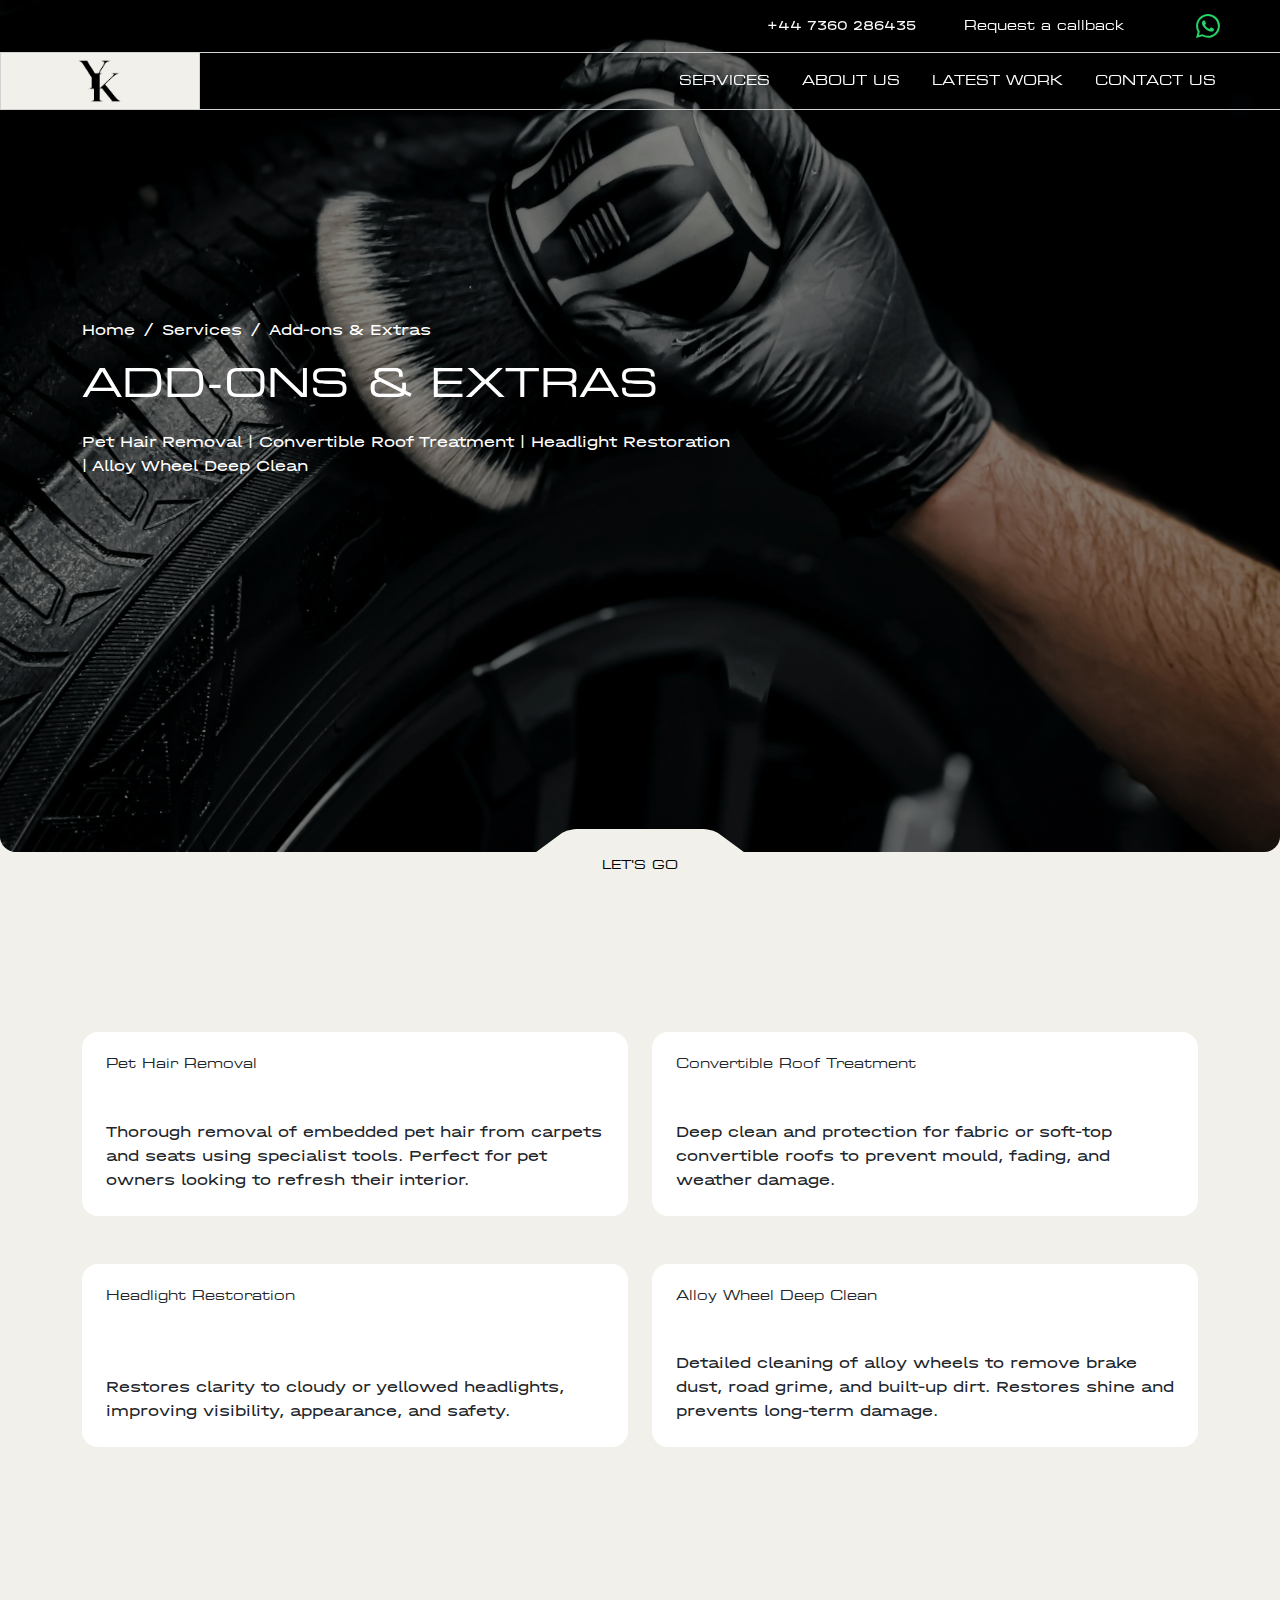
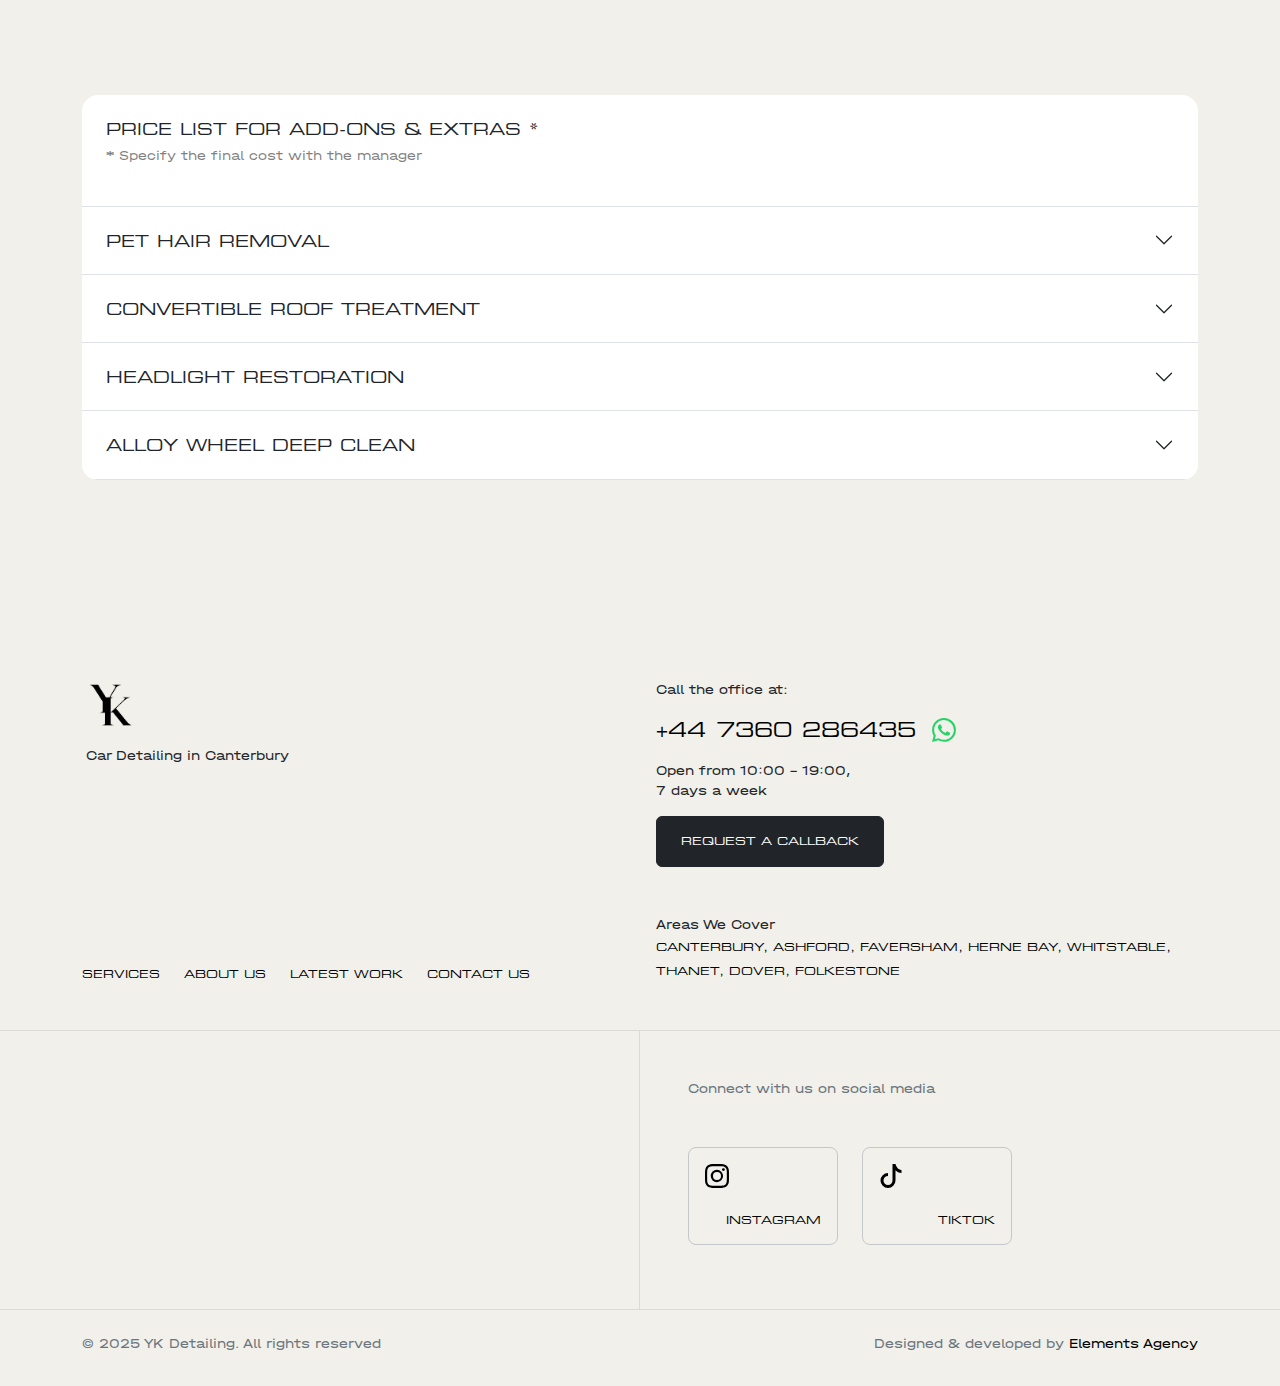
<file: extras/index.html>
<!DOCTYPE html>
<html lang="en">
<head>
    <meta name=”robots” content="index, follow">
    <meta charset="UTF-8">
    <meta name="viewport" content="width=device-width, initial-scale=1.0">
    
    <title>Car Detailing Add-ons & Extras Canterbury | YK Detailing</title>
    <meta name="description" content="Explore add-on services like pet hair removal, headlight restoration, engine bay cleaning, and more. Extra care for every detail of your car in Canterbury.">
    <meta name="author" content="YK Detailing">

    <meta property="og:title" content="Car Detailing Add-ons & Extras Canterbury | YK Detailing">
    <meta property="og:type" content="website">
    <meta property="og:url" content="https://ykdetailing.co.uk/extras/">
    <meta property="og:description" content="Explore add-on services like pet hair removal, headlight restoration, engine bay cleaning, and more. Extra care for every detail of your car in Canterbury.">
    <meta property="og:image" content="https://ykdetailing.co.uk/img/pages/meta-image.webp">
    <meta property="og:locale" content="en_GB">
    <meta property="og:site_name" content="YK Detailing">

    <link rel="icon" href="../img/favicon/favicon.ico">
    <link rel="icon" href="../img/favicon/favicon.svg" type="image/svg+xml">
    <link rel="apple-touch-icon" href="../img/favicon/favicon.png">

    <link rel="canonical" href="https://ykdetailing.co.uk/extras/"/>

    <link rel="stylesheet" href="../css/reset.css">
    <link href="https://cdn.jsdelivr.net/npm/bootstrap@5.3.3/dist/css/bootstrap.min.css" rel="stylesheet" integrity="sha384-QWTKZyjpPEjISv5WaRU9OFeRpok6YctnYmDr5pNlyT2bRjXh0JMhjY6hW+ALEwIH" crossorigin="anonymous">
    <link rel="stylesheet" href="../css/styles.css">
    <link href="https://unpkg.com/aos@2.3.1/dist/aos.css" rel="stylesheet">
</head>
<body>
    <header class="header">
        <div class="container-fluid p-0">
            <div class="container-fluid d-none d-lg-block">
                <div class="row d-flex align-items-center justify-content-end" style="border-bottom: 1px solid lightgray;">
                    <div class="col-auto d-flex align-items-center">
                        <a class="text-decoration-none small phone__mobile__desktop" href="tel:+447360286435">+44 7360 286435</a>
                        <button id="callback-btn" type="button" class="btn btn-dark text-white btn-sm px-4 py-3 ms-3 ms-lg-4 me-3 me-lg-5 eurostile rounded-0 small" data-bs-toggle="modal" data-bs-target="#staticBackdrop">Request a callback</button>    
                        <a class="text-decoration-none me-3 icon-replace-link d-inline-flex me-lg-5 whatsapp" href="https://wa.me/447360286435" target="_blank" rel="nofollow noopener noreferrer" aria-label="Contact us via WhatsApp">
                            <span class="d-inline-flex position-relative">
                                <svg xmlns="http://www.w3.org/2000/svg" width="24" height="24" aria-hidden="true" aria-label="Contact us via WhatsApp" fill="currentColor" class="bi bi-whatsapp" viewBox="0 0 16 16">
                                    <path d="M13.601 2.326A7.85 7.85 0 0 0 7.994 0C3.627 0 .068 3.558.064 7.926c0 1.399.366 2.76 1.057 3.965L0 16l4.204-1.102a7.9 7.9 0 0 0 3.79.965h.004c4.368 0 7.926-3.558 7.93-7.93A7.9 7.9 0 0 0 13.6 2.326zM7.994 14.521a6.6 6.6 0 0 1-3.356-.92l-.24-.144-2.494.654.666-2.433-.156-.251a6.56 6.56 0 0 1-1.007-3.505c0-3.626 2.957-6.584 6.591-6.584a6.56 6.56 0 0 1 4.66 1.931 6.56 6.56 0 0 1 1.928 4.66c-.004 3.639-2.961 6.592-6.592 6.592m3.615-4.934c-.197-.099-1.17-.578-1.353-.646-.182-.065-.315-.099-.445.099-.133.197-.513.646-.627.775-.114.133-.232.148-.43.05-.197-.1-.836-.308-1.592-.985-.59-.525-.985-1.175-1.103-1.372-.114-.198-.011-.304.088-.403.087-.088.197-.232.296-.346.1-.114.133-.198.198-.33.065-.134.034-.248-.015-.347-.05-.099-.445-1.076-.612-1.47-.16-.389-.323-.335-.445-.34-.114-.007-.247-.007-.38-.007a.73.73 0 0 0-.529.247c-.182.198-.691.677-.691 1.654s.71 1.916.81 2.049c.098.133 1.394 2.132 3.383 2.992.47.205.84.326 1.129.418.475.152.904.129 1.246.08.38-.058 1.171-.48 1.338-.943.164-.464.164-.86.114-.943-.049-.084-.182-.133-.38-.232"/>
                                </svg>
                            </span>
                        </a>
                    </div>
                </div>
            </div>
            <div class="header__body">
                <div class="header__burger mx-3">
                    <span></span>
                </div>
                <div class="header__logo">
                    <a href="/">
                        <img src="../img/logo/logo-black.webp" alt="logo" class="logo">
                    </a>
                </div>
                <div class="phone__mobile mx-3">
                    <button id="callback-btn" type="button" data-bs-toggle="modal" data-bs-target="#staticBackdrop" style="background-color: transparent;">
                        <svg xmlns="http://www.w3.org/2000/svg" width="24" height="24" fill="currentColor" class="bi bi-telephone-fill" viewBox="0 0 16 16">
                            <path fill-rule="evenodd" d="M1.885.511a1.745 1.745 0 0 1 2.61.163L6.29 2.98c.329.423.445.974.315 1.494l-.547 2.19a.68.68 0 0 0 .178.643l2.457 2.457a.68.68 0 0 0 .644.178l2.189-.547a1.75 1.75 0 0 1 1.494.315l2.306 1.794c.829.645.905 1.87.163 2.611l-1.034 1.034c-.74.74-1.846 1.065-2.877.702a18.6 18.6 0 0 1-7.01-4.42 18.6 18.6 0 0 1-4.42-7.009c-.362-1.03-.037-2.137.703-2.877z"/>
                        </svg>
                    </button>   
                </div>
                <nav class="header__menu me-lg-5">
                    <ul class="header__list eurostile">
                        <li class="px-3 py-3">
                            <a href="/#services" class="header__link small">Services</a>
                        </li>
                        <li class="px-3 py-3">
                            <a href="/#about" class="header__link small">About us</a>
                        </li>
                        <li class="px-3 py-3">
                            <a href="/#portfolio" class="header__link small">Latest Work</a>
                        </li>
                        <li class="px-3 py-3">
                            <a href="/#contact" class="header__link small">Contact us</a>
                        </li>
                    </ul>
                    <div class="w-100 position-absolute bottom-0 start-0 d-md-none">
                        <div class="flex-row row mx-0 border-top border-opacity-10 border-dark z-index-3">
                            <div class="col px-0">
                                <a class="link-dark h-100 align-items-center d-flex p-2 p-sm-4 text-decoration-none small fw-medium justify-content-center" href="tel:+447360286435">+44 7360 286435</a>
                            </div>
                            <div class="col-auto px-0">
                                <a class="border-start border-opacity-10 border-dark text-decoration-none p-2 p-sm-4 d-inline-flex icon-replace-link whatsapp" href="https://wa.me/447360286435" target="_blank" rel="nofollow noopener noreferrer" aria-label="Contact us via WhatsApp">
                                    <span class="d-inline-flex position-relative">
                                        <svg xmlns="http://www.w3.org/2000/svg" width="24" height="24" aria-hidden="true" aria-label="Contact us via WhatsApp" fill="currentColor" class="bi bi-whatsapp" viewBox="0 0 16 16">
                                            <path d="M13.601 2.326A7.85 7.85 0 0 0 7.994 0C3.627 0 .068 3.558.064 7.926c0 1.399.366 2.76 1.057 3.965L0 16l4.204-1.102a7.9 7.9 0 0 0 3.79.965h.004c4.368 0 7.926-3.558 7.93-7.93A7.9 7.9 0 0 0 13.6 2.326zM7.994 14.521a6.6 6.6 0 0 1-3.356-.92l-.24-.144-2.494.654.666-2.433-.156-.251a6.56 6.56 0 0 1-1.007-3.505c0-3.626 2.957-6.584 6.591-6.584a6.56 6.56 0 0 1 4.66 1.931 6.56 6.56 0 0 1 1.928 4.66c-.004 3.639-2.961 6.592-6.592 6.592m3.615-4.934c-.197-.099-1.17-.578-1.353-.646-.182-.065-.315-.099-.445.099-.133.197-.513.646-.627.775-.114.133-.232.148-.43.05-.197-.1-.836-.308-1.592-.985-.59-.525-.985-1.175-1.103-1.372-.114-.198-.011-.304.088-.403.087-.088.197-.232.296-.346.1-.114.133-.198.198-.33.065-.134.034-.248-.015-.347-.05-.099-.445-1.076-.612-1.47-.16-.389-.323-.335-.445-.34-.114-.007-.247-.007-.38-.007a.73.73 0 0 0-.529.247c-.182.198-.691.677-.691 1.654s.71 1.916.81 2.049c.098.133 1.394 2.132 3.383 2.992.47.205.84.326 1.129.418.475.152.904.129 1.246.08.38-.058 1.171-.48 1.338-.943.164-.464.164-.86.114-.943-.049-.084-.182-.133-.38-.232"/>
                                        </svg>
                                    </span>
                                </a>
                            </div>
                        </div>
                    </div>
                </nav>
            </div>
        </div>
    </header>
    <main id="main">
        <div class="z-index-1 position-relative w-100 d-flex align-items-center rounded-top-0 rounded-4" style="height: calc(-3rem + 100vh); min-height: 21.25rem; width: 100% !important;">
            <div class="rounded-top-0 rounded-4 position-absolute z-index-0 top-0 start-0 overflow-hidden w-100 h-100" style="background-color: #f1f0ea; width:100% !important;height:100% !important;">
                <div style="position: absolute; top: 0px; left: 0px; width: 100%; height: 100%; background-size: cover; background-repeat: no-repeat; background-position: center center; background-image: linear-gradient( rgba(0, 0, 0, 0.5), rgba(0, 0, 0, 0.5) ),url(../img/services/extras.webp);"></div>
            </div>
            <div class="position-relative z-index-3 w-100 h-100 d-flex flex-column align-items-center rounded-top-0 rounded-4 justify-content-center pb-3">
                <div class="container" style="height:200px;">                      
                      <nav aria-label="breadcrumb">
                        <ol class="breadcrumb">
                          <li class="breadcrumb-item"><a href="/" class="text-white">Home</a></li>
                          <li class="breadcrumb-item"><a href="/#services" class="text-white">Services</a></li>
                          <li class="breadcrumb-item active text-white" aria-current="page">Add-ons & Extras</li>
                        </ol>
                      </nav>
                    <h1 class="fs-1 mb-4 text-white text-uppercase fw-medium eurostile" data-aos="fade-up" data-aos-delay="400">Add-ons & Extras</h1>
                        <div class="text-white fw-medium px-0 col-12 col-md-7">
                            <p>Pet Hair Removal | Convertible Roof Treatment | Headlight Restoration | Alloy Wheel Deep Clean<br><br><br><br></p>
                        </div>
                </div>
                <div class="position-absolute start-50 bottom-0 d-flex flex-column translate-middle-x align-items-center" style="height:36px;margin-bottom:-13px;">
                        <svg width="254" height="31" aria-hidden="true" viewBox="0 0 253 31">
                            <path d="M65.6635 0C58.3803 0 51.6108 1.72068 47.7507 4.55314L17.9127 26.4469C14.0526 29.2793 7.28313 31 0 31H126.999L127 0H65.6635Z" fill="#F1F0EB"></path>
                            <path d="M187.337 0C194.62 0 201.389 1.72068 205.249 4.55314L235.087 26.4469C238.947 29.2793 245.717 31 253 31H126.001L126 0H187.337Z" fill="#F1F0EB"></path>
                        </svg>
                        <a class="link-dark text-decoration-none mt-3 fw-medium text-uppercase position-absolute eurostile" style="font-size: 12px; bottom: -8px; color: rgb(0, 0, 0) !important;" href="#extras-services">
                            Let's Go </a>
                </div>
            </div>
        </div>
    </main>
    <section id="extras-services" class="section">
        <div class="container">
            <div class="row d-flex align-items-stretch">
                <div class="col-12 col-md-6 d-flex align-items-stretch mb-5">
                    <div class="d-flex flex-column justify-content-between bg-white rounded-4 p-4 w-100">
                        <h2 class="small fw-medium mb-5 eurostile">Pet Hair Removal</h2>
                        <p class="mb-0 fw-medium">Thorough removal of embedded pet hair from carpets and seats using specialist tools. Perfect for pet owners looking to refresh their interior.</p>
                    </div>
                </div>
                <div class="col-12 col-md-6 d-flex align-items-stretch mb-5">
                    <div class="d-flex flex-column justify-content-between bg-white rounded-4 p-4 w-100">
                        <h2 class="small fw-medium mb-5 eurostile">Convertible Roof Treatment</h2>
                        <p class="mb-0 fw-medium">Deep clean and protection for fabric or soft-top convertible roofs to prevent mould, fading, and weather damage.</p>
                    </div>
                </div>
                <div class="col-12 col-md-6 d-flex align-items-stretch mb-5">
                    <div class="d-flex flex-column justify-content-between bg-white rounded-4 p-4 w-100">
                        <h2 class="small fw-medium mb-5 eurostile">Headlight Restoration</h2>
                        <p class="mb-0 fw-medium">Restores clarity to cloudy or yellowed headlights, improving visibility, appearance, and safety.</p>
                    </div>
                </div>
                <div class="col-12 col-md-6 d-flex align-items-stretch mb-5">
                    <div class="d-flex flex-column justify-content-between bg-white rounded-4 p-4 w-100">
                        <h2 class="small fw-medium mb-5 eurostile">Alloy Wheel Deep Clean</h2>
                        <p class="mb-0 fw-medium">Detailed cleaning of alloy wheels to remove brake dust, road grime, and built-up dirt. Restores shine and prevents long-term damage.</p>
                    </div>
                </div>
            </div>
        </div>
    </section>
    <section id="pricelist" class="section">
        <div class="container">
            <div class="w-100 bg-white rounded-4 overflow-hidden">
                <div class="p-4 p-md-4 w-100">
                    <h3 class="fs-6 eurostile text-uppercase">PRICE LIST FOR Add-ons & Extras *</h3>
                    <p class="text-black-50 small">* Specify the final cost with the manager</p>
                </div>
                <div class="accordion rounded-0" id="accordionFlushExample">
                    <div class="accordion-item rounded-0 border-start-0 border-end-0">
                        <h2 class="accordion-header">
                            <button class="p-0 pe-4 accordion-button d-flex align-items-stretch justify-content-center collapsed" type="button" data-bs-toggle="collapse" data-bs-target="#pricelist1" aria-expanded="false" aria-controls="flush-collapseOne">
                                <div class="col me-4 p-4 text-uppercase eurostile">Pet Hair Removal</div>
                            </button>
                        </h2>
                        <div id="pricelist1" class="accordion-collapse collapse" data-bs-parent="#accordionFlushExample">
                            <div class="link-dark accordion-body bg-white border-top pt-4 border-black border-opacity-10 px-0">
                                <div class="row mx-0">
                                    <div class="col-12 col-md-6 px-4"></div>
                                    <div class="col-12 col-md-6">
                                        <div class="table w-100">
                                            <table class="w-100 small">
                                                <tbody>
                                                    <tr class="border-0">
                                                        <th></th>
                                                        <th class="text-center p-2 text-black-50">Price</th>
                                                    </tr>
                                                    <tr class="border-0">
                                                        <td class="p-2 text-black-50">All cars</td>
                                                        <td class="p-2 text-center" data-price="">
                                                            <p class="mb-0">£30</p>
                                                        </td>
                                                    </tr>
                                                </tbody>
                                            </table>
                                        </div>
                                    </div>
                                </div>
                            </div>
                        </div>
                    </div>
                    <div class="accordion-item rounded-0 border-start-0 border-end-0">
                        <h2 class="accordion-header">
                            <button class="p-0 pe-4 accordion-button d-flex align-items-stretch justify-content-center collapsed" type="button" data-bs-toggle="collapse" data-bs-target="#pricelist2" aria-expanded="false" aria-controls="flush-collapseOne">
                                <div class="col me-4 p-4 text-uppercase eurostile">Convertible Roof Treatment</div>
                            </button>
                        </h2>
                        <div id="pricelist2" class="accordion-collapse collapse" data-bs-parent="#accordionFlushExample">
                            <div class="link-dark accordion-body bg-white border-top pt-4 border-black border-opacity-10 px-0">
                                <div class="row mx-0">
                                    <div class="col-12 col-md-6 px-4"></div>
                                    <div class="col-12 col-md-6">
                                        <div class="table w-100">
                                            <table class="w-100 small">
                                                <tbody>
                                                    <tr class="border-0">
                                                        <th></th>
                                                        <th class="text-center p-2 text-black-50">Price</th>
                                                    </tr>
                                                    <tr class="border-0">
                                                        <td class="p-2 text-black-50">All cars</td>
                                                        <td class="p-2 text-center" data-price="">
                                                            <p class="mb-0">£40</p>
                                                        </td>
                                                    </tr>
                                                </tbody>
                                            </table>
                                        </div>
                                    </div>
                                </div>
                            </div>
                        </div>
                    </div>
                    <div class="accordion-item rounded-0 border-start-0 border-end-0">
                        <h2 class="accordion-header">
                            <button class="p-0 pe-4 accordion-button d-flex align-items-stretch justify-content-center collapsed" type="button" data-bs-toggle="collapse" data-bs-target="#pricelist3" aria-expanded="false" aria-controls="flush-collapseOne">
                                <div class="col me-4 p-4 text-uppercase eurostile">Headlight Restoration</div>
                            </button>
                        </h2>
                        <div id="pricelist3" class="accordion-collapse collapse" data-bs-parent="#accordionFlushExample">
                            <div class="link-dark accordion-body bg-white border-top pt-4 border-black border-opacity-10 px-0">
                                <div class="row mx-0">
                                    <div class="col-12 col-md-6 px-4"></div>
                                    <div class="col-12 col-md-6">
                                        <div class="table w-100">
                                            <table class="w-100 small">
                                                <tbody>
                                                    <tr class="border-0">
                                                        <th></th>
                                                        <th class="text-center p-2 text-black-50">Price</th>
                                                    </tr>
                                                    <tr class="border-0">
                                                        <td class="p-2 text-black-50">All cars</td>
                                                        <td class="p-2 text-center" data-price="">
                                                            <p class="mb-0">£30</p>
                                                        </td>
                                                    </tr>
                                                </tbody>
                                            </table>
                                        </div>
                                    </div>
                                </div>
                            </div>
                        </div>
                    </div>
                    <div class="accordion-item rounded-0 border-start-0 border-end-0">
                        <h2 class="accordion-header">
                            <button class="p-0 pe-4 accordion-button d-flex align-items-stretch justify-content-center collapsed" type="button" data-bs-toggle="collapse" data-bs-target="#pricelist4" aria-expanded="false" aria-controls="flush-collapseOne">
                                <div class="col me-4 p-4 text-uppercase eurostile">Alloy Wheel Deep Clean</div>
                            </button>
                        </h2>
                        <div id="pricelist4" class="accordion-collapse collapse" data-bs-parent="#accordionFlushExample">
                            <div class="link-dark accordion-body bg-white border-top pt-4 border-black border-opacity-10 px-0">
                                <div class="row mx-0">
                                    <div class="col-12 col-md-6 px-4"></div>
                                    <div class="col-12 col-md-6">
                                        <div class="table w-100">
                                            <table class="w-100 small">
                                                <tbody>
                                                    <tr class="border-0">
                                                        <th></th>
                                                        <th class="text-center p-2 text-black-50">Price</th>
                                                    </tr>
                                                    <tr class="border-0">
                                                        <td class="p-2 text-black-50">All cars</td>
                                                        <td class="p-2 text-center" data-price="">
                                                            <p class="mb-0">£25</p>
                                                        </td>
                                                    </tr>
                                                </tbody>
                                            </table>
                                        </div>
                                    </div>
                                </div>
                            </div>
                        </div>
                    </div>
                </div>
            </div>
        </div>
    </section>  
    <footer id="contact" class="section">
        <div class="container">
            <div class="row pb-5">
                <div class="col-12 col-md-6 px-4 px-md-3">
                    <a href="/" class="d-block mb-3">
                        <img src="../img/logo/logo-black.webp" alt="logo" style="height: 50px;">
                    </a>
                    <p class="small mb-3">Car Detailing in Canterbury</p>
                </div>
                <div class="col-12 col-md-6 px-4 px-md-3">
                    <div class="row">
                        <div class="col-12 col-md-auto">
                            <p class="small mb-3">Call the office at:</p>
                            <p class="d-flex align-items-center">
                                <a href="tel:+447360286435" class="fs-5 text-uppercase fw-medium text-decoration-none me-3 eurostile footer__link">+44 7360 286435</a>
                                <a class="text-decoration-none me-3 icon-replace-link d-inline-flex whatsapp" href="https://wa.me/447360286435" target="_blank" rel="nofollow noopener noreferrer" aria-label="Contact us via WhatsApp">
                                    <span class="d-inline-flex position-relative">
                                        <svg xmlns="http://www.w3.org/2000/svg" width="24" height="24" aria-hidden="true" aria-label="Contact us via WhatsApp" fill="currentColor" class="bi bi-whatsapp" viewBox="0 0 16 16">
                                            <path d="M13.601 2.326A7.85 7.85 0 0 0 7.994 0C3.627 0 .068 3.558.064 7.926c0 1.399.366 2.76 1.057 3.965L0 16l4.204-1.102a7.9 7.9 0 0 0 3.79.965h.004c4.368 0 7.926-3.558 7.93-7.93A7.9 7.9 0 0 0 13.6 2.326zM7.994 14.521a6.6 6.6 0 0 1-3.356-.92l-.24-.144-2.494.654.666-2.433-.156-.251a6.56 6.56 0 0 1-1.007-3.505c0-3.626 2.957-6.584 6.591-6.584a6.56 6.56 0 0 1 4.66 1.931 6.56 6.56 0 0 1 1.928 4.66c-.004 3.639-2.961 6.592-6.592 6.592m3.615-4.934c-.197-.099-1.17-.578-1.353-.646-.182-.065-.315-.099-.445.099-.133.197-.513.646-.627.775-.114.133-.232.148-.43.05-.197-.1-.836-.308-1.592-.985-.59-.525-.985-1.175-1.103-1.372-.114-.198-.011-.304.088-.403.087-.088.197-.232.296-.346.1-.114.133-.198.198-.33.065-.134.034-.248-.015-.347-.05-.099-.445-1.076-.612-1.47-.16-.389-.323-.335-.445-.34-.114-.007-.247-.007-.38-.007a.73.73 0 0 0-.529.247c-.182.198-.691.677-.691 1.654s.71 1.916.81 2.049c.098.133 1.394 2.132 3.383 2.992.47.205.84.326 1.129.418.475.152.904.129 1.246.08.38-.058 1.171-.48 1.338-.943.164-.464.164-.86.114-.943-.049-.084-.182-.133-.38-.232"/>
                                        </svg>
                                    </span>
                                </a>
                            </p>
                            <p class="small mb-3">Open from 10:00 - 19:00, <br>7 days a week</p>
                        </div>
                        <div class="col-12 col-md-auto">
                            <button type="button" class="btn btn-dark py-3 px-4 text-uppercase fw-medium little eurostile" data-bs-toggle="modal" data-bs-target="#staticBackdrop">Request a callback</button>
                        </div>
                    </div>
                </div>
            </div>
            <div class="row d-flex flex-row flex-wrap align-items-end">
                <div class="d-none d-md-flex col-12 col-md-6 align-items-center justify-content-start flex-wrap eurostile">
                    <a href="/#services" class="text-uppercase fw-medium text-decoration-none little footer__link">Services</a>
                    <a href="/#about" class="ms-4 text-uppercase fw-medium text-decoration-none little footer__link">About us</a>
                    <a href="/#portfolio" class="ms-4 text-uppercase fw-medium text-decoration-none little footer__link">Latest work</a>
                    <a href="/#contact" class="ms-4 text-uppercase fw-medium text-decoration-none little footer__link">Contact us</a>
                </div>
                <div class="col-12 col-md-6 d-flex flex-column align-items-start justify-content-start flex-wrap px-4 px-md-3">
                    <p class="small mb-0">Areas We Cover</p>
                    <p class="mb-0">
                        <a class="text-uppercase fw-medium text-decoration-none little eurostile footer__link" target="_blank" rel="nofollow noopener noreferrer">Canterbury, Ashford, Faversham, Herne Bay, Whitstable, Thanet, Dover, Folkestone</a>
                    </p>
                </div>
            </div>
        </div>
        <div class="border-top border-bottom border-opacity-10 border-dark mt-5">
            <div class="container">
                <div class="row">
                    <div class="d-none d-md-block col-md-6 py-4 py-md-5 px-4 ps-md-5 border-end border-opacity-10 border-dark"></div>
                    <div class="col-12 col-md-6 py-4 py-md-5 px-4 ps-md-5">
                        <p class="small mb-md-5 mb-4 text-secondary">Connect with us on social media</p>
                        <div class="row">
                            <div class="col-6 col-lg-4">
                                <div class="text-white rounded-3">
                                    <a href="https://www.instagram.com/yk_detail/" class="text-decoration-none h-100 d-flex flex-column align-items-center align-items-md-start border border-secondary-subtle rounded-3 p-3 justify-content-center mb-3" id="instagram" target="_blank" rel="nofollow noopener noreferrer">
                                        <svg xmlns="http://www.w3.org/2000/svg" width="24" height="24" fill="currentColor" class="bi bi-instagram" viewBox="0 0 16 16">
                                            <path d="M8 0C5.829 0 5.556.01 4.703.048 3.85.088 3.269.222 2.76.42a3.9 3.9 0 0 0-1.417.923A3.9 3.9 0 0 0 .42 2.76C.222 3.268.087 3.85.048 4.7.01 5.555 0 5.827 0 8.001c0 2.172.01 2.444.048 3.297.04.852.174 1.433.372 1.942.205.526.478.972.923 1.417.444.445.89.719 1.416.923.51.198 1.09.333 1.942.372C5.555 15.99 5.827 16 8 16s2.444-.01 3.298-.048c.851-.04 1.434-.174 1.943-.372a3.9 3.9 0 0 0 1.416-.923c.445-.445.718-.891.923-1.417.197-.509.332-1.09.372-1.942C15.99 10.445 16 10.173 16 8s-.01-2.445-.048-3.299c-.04-.851-.175-1.433-.372-1.941a3.9 3.9 0 0 0-.923-1.417A3.9 3.9 0 0 0 13.24.42c-.51-.198-1.092-.333-1.943-.372C10.443.01 10.172 0 7.998 0zm-.717 1.442h.718c2.136 0 2.389.007 3.232.046.78.035 1.204.166 1.486.275.373.145.64.319.92.599s.453.546.598.92c.11.281.24.705.275 1.485.039.843.047 1.096.047 3.231s-.008 2.389-.047 3.232c-.035.78-.166 1.203-.275 1.485a2.5 2.5 0 0 1-.599.919c-.28.28-.546.453-.92.598-.28.11-.704.24-1.485.276-.843.038-1.096.047-3.232.047s-2.39-.009-3.233-.047c-.78-.036-1.203-.166-1.485-.276a2.5 2.5 0 0 1-.92-.598 2.5 2.5 0 0 1-.6-.92c-.109-.281-.24-.705-.275-1.485-.038-.843-.046-1.096-.046-3.233s.008-2.388.046-3.231c.036-.78.166-1.204.276-1.486.145-.373.319-.64.599-.92s.546-.453.92-.598c.282-.11.705-.24 1.485-.276.738-.034 1.024-.044 2.515-.045zm4.988 1.328a.96.96 0 1 0 0 1.92.96.96 0 0 0 0-1.92m-4.27 1.122a4.109 4.109 0 1 0 0 8.217 4.109 4.109 0 0 0 0-8.217m0 1.441a2.667 2.667 0 1 1 0 5.334 2.667 2.667 0 0 1 0-5.334"/>
                                        </svg>
                                        <p class="w-100 d-none d-md-block fw-medium pt-4 mb-0 text-end text-uppercase little eurostile">Instagram</p>
                                    </a>
                                </div>
                            </div>
                            <div class="col-6 col-lg-4">
                                <div class="text-white rounded-3">
                                    <a href="https://www.tiktok.com/@yk_detailing/" class="text-decoration-none h-100 d-flex flex-column align-items-center align-items-md-start border border-secondary-subtle rounded-3 p-3 justify-content-center mb-3" id="tiktok" target="_blank" rel="nofollow noopener noreferrer">
                                        <svg xmlns="http://www.w3.org/2000/svg" width="24" height="24" fill="currentColor" class="bi bi-tiktok" viewBox="0 0 16 16">
                                            <path d="M9 0h1.98c.144.715.54 1.617 1.235 2.512C12.895 3.389 13.797 4 15 4v2c-1.753 0-3.07-.814-4-1.829V11a5 5 0 1 1-5-5v2a3 3 0 1 0 3 3z"/>
                                        </svg>
                                        <p class="w-100 d-none d-md-block fw-medium pt-4 mb-0 text-end text-uppercase little eurostile">TikTok</p>
                                    </a>
                                </div>
                            </div>
                        </div>
                    </div>
                </div>
            </div>
        </div>
        <div class="container">
            <div class="row">
                <div class="col-12 col-md-6 pt-4 py-md-4">
                    <p class="text-md-start text-center small text-secondary mb-2">
                        © 2025 YK Detailing. All rights reserved</p>
                </div>
                <div class="col-12 col-md-6 py-4">
                    <p class="text-md-end text-center small text-secondary mb-2 text-end">
                        Designed & developed by <a class="footer__link text-decoration-none" href="https://elementsagency.co.uk/" target="_blank" rel="nofollow noopener noreferrer">Elements Agency</a>
                </div>
            </div>
        </div>
    </footer>
    <div class="modal fade" id="staticBackdrop" data-bs-backdrop="static" data-bs-keyboard="false" tabindex="-1" aria-labelledby="staticBackdropLabel" aria-hidden="true">
    <div class="modal-dialog modal-dialog-centered modal-lg">
        <div class="modal-content">
        <div class="modal-header">
            <h3 class="modal-title fs-5 eurostile" id="exampleModalLabel">REQUEST A CALLBACK</h3>
            <button type="button" class="btn-close" data-bs-dismiss="modal" aria-label="Close"></button>
        </div>
        <div class="modal-body pt-1">
            <p class="text-black-50 mb-3 small">Enter your details below, and one of our team will contact you as soon as possible.</p>
            <iframe name="hiddenConfirm" id="hiddenConfirm" onload="if(submitted){window.location='submission.html'}"></iframe>
            <form action="https://docs.google.com/forms/u/4/d/1wtr3WTQTUmytu30MJ9Ji4jzC79sp9xd3E_bLeSUKLY0/formResponse" method="post" target="hiddenConfirm" onsubmit="submitted = true" class="needs-validation" novalidate>
                <div class="row">
                    <div class="col-12 col-md-6">
                        <div class="form-floating mb-3 required-field">
                            <input type="text" class="form-control" id="name" value="" name="entry.1613535423" required placeholder="Name">
                            <label for="name" class="small">Your name</label>
                        </div>
                    </div>
                    <div class="col-12 col-md-6">
                        <div class="form-floating required-field">
                            <input type="tel" class="form-control" id="phone" value="" name="entry.1461554034" required placeholder="Phone number" minlength="10" maxlength="15">
                            <label for="phone" class="small">Phone number</label>
                        </div>
                    </div>
                </div>
                <div class="modal-footer p-0 mt-3 mt-md-0">
                    <button type="submit" class="lead-from-send py-2 mx-0 my-2 btn btn-dark w-100 eurostile">Request a callback</button>
                </div>
            </form>
        </div>
        </div>
    </div>
    </div>

    <script src="https://cdn.jsdelivr.net/npm/bootstrap@5.3.3/dist/js/bootstrap.bundle.min.js" integrity="sha384-YvpcrYf0tY3lHB60NNkmXc5s9fDVZLESaAA55NDzOxhy9GkcIdslK1eN7N6jIeHz" crossorigin="anonymous"></script>
    <script src="https://ajax.googleapis.com/ajax/libs/jquery/3.6.0/jquery.min.js"></script>
    <script src="../js/script.js"></script>
    <script src="https://unpkg.com/aos@2.3.1/dist/aos.js"></script>
    <script>
        AOS.init();
    </script>
    
</body>
</html>
</file>
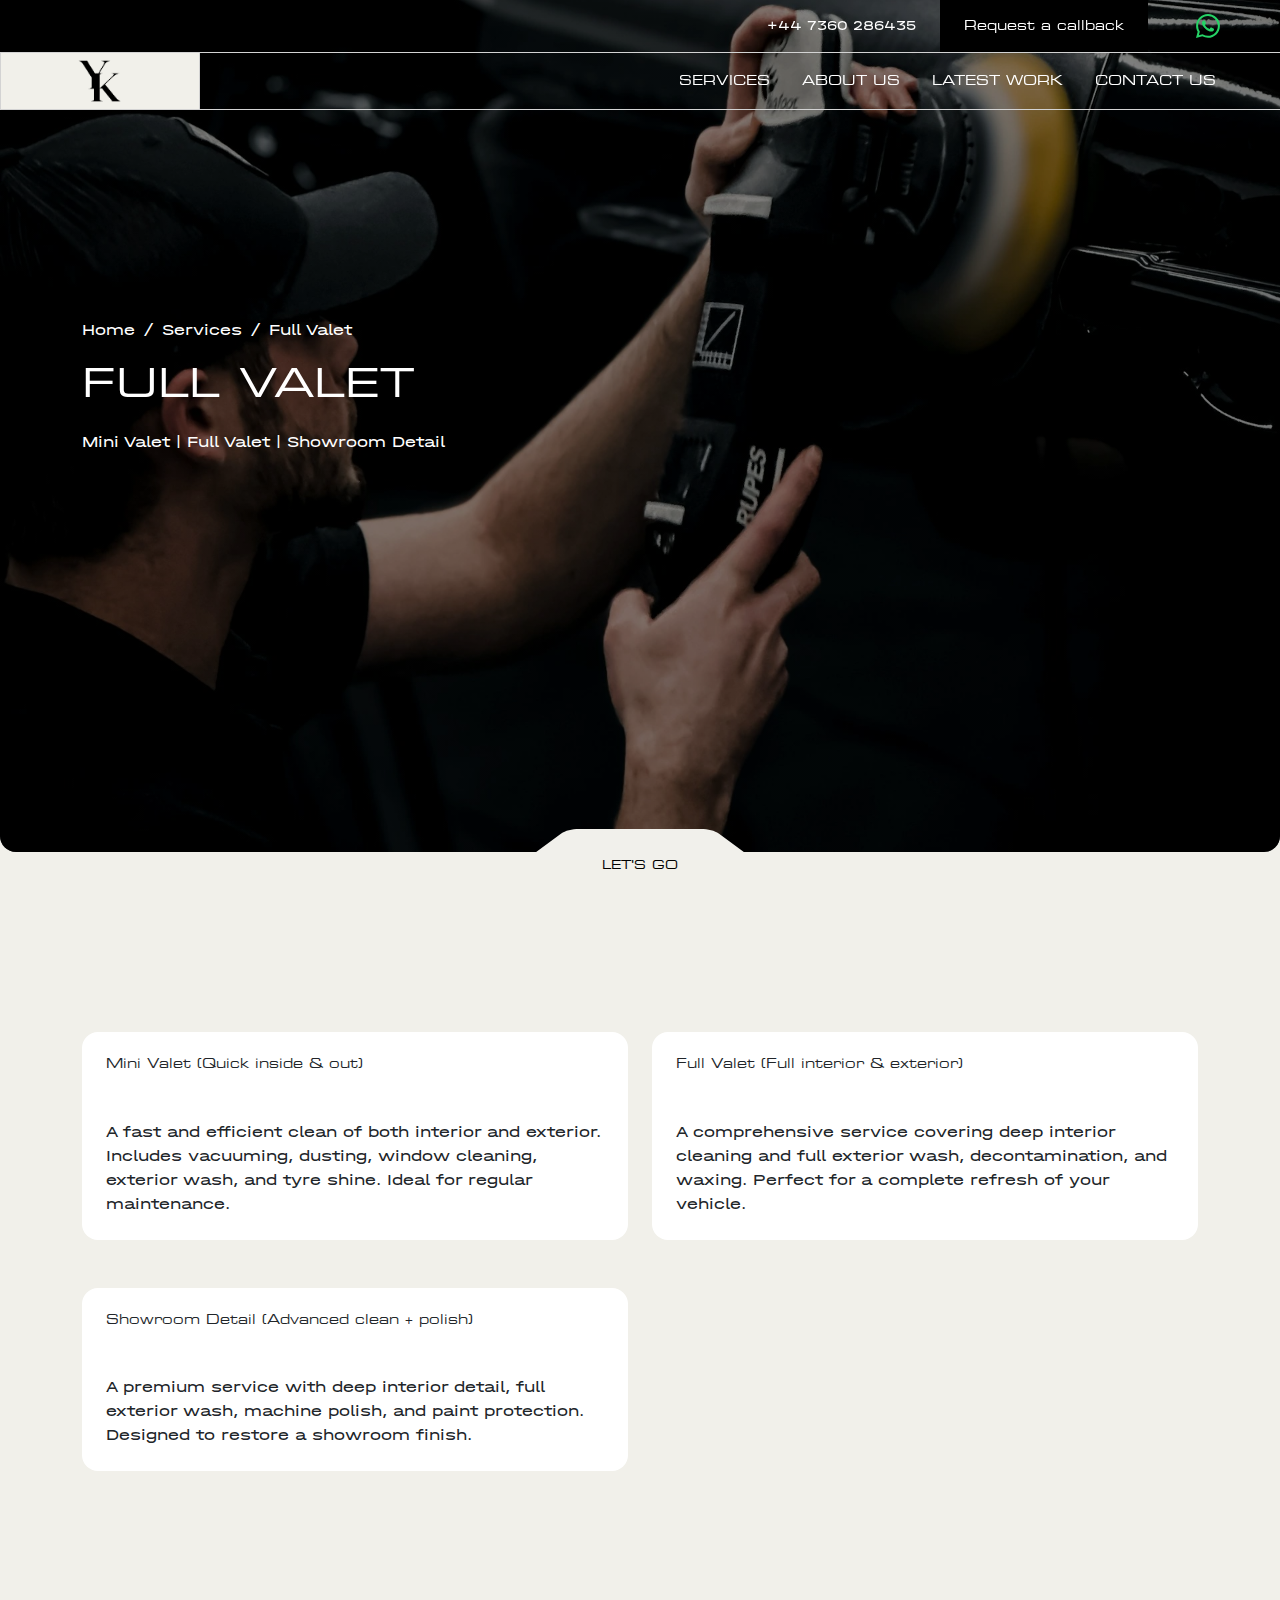
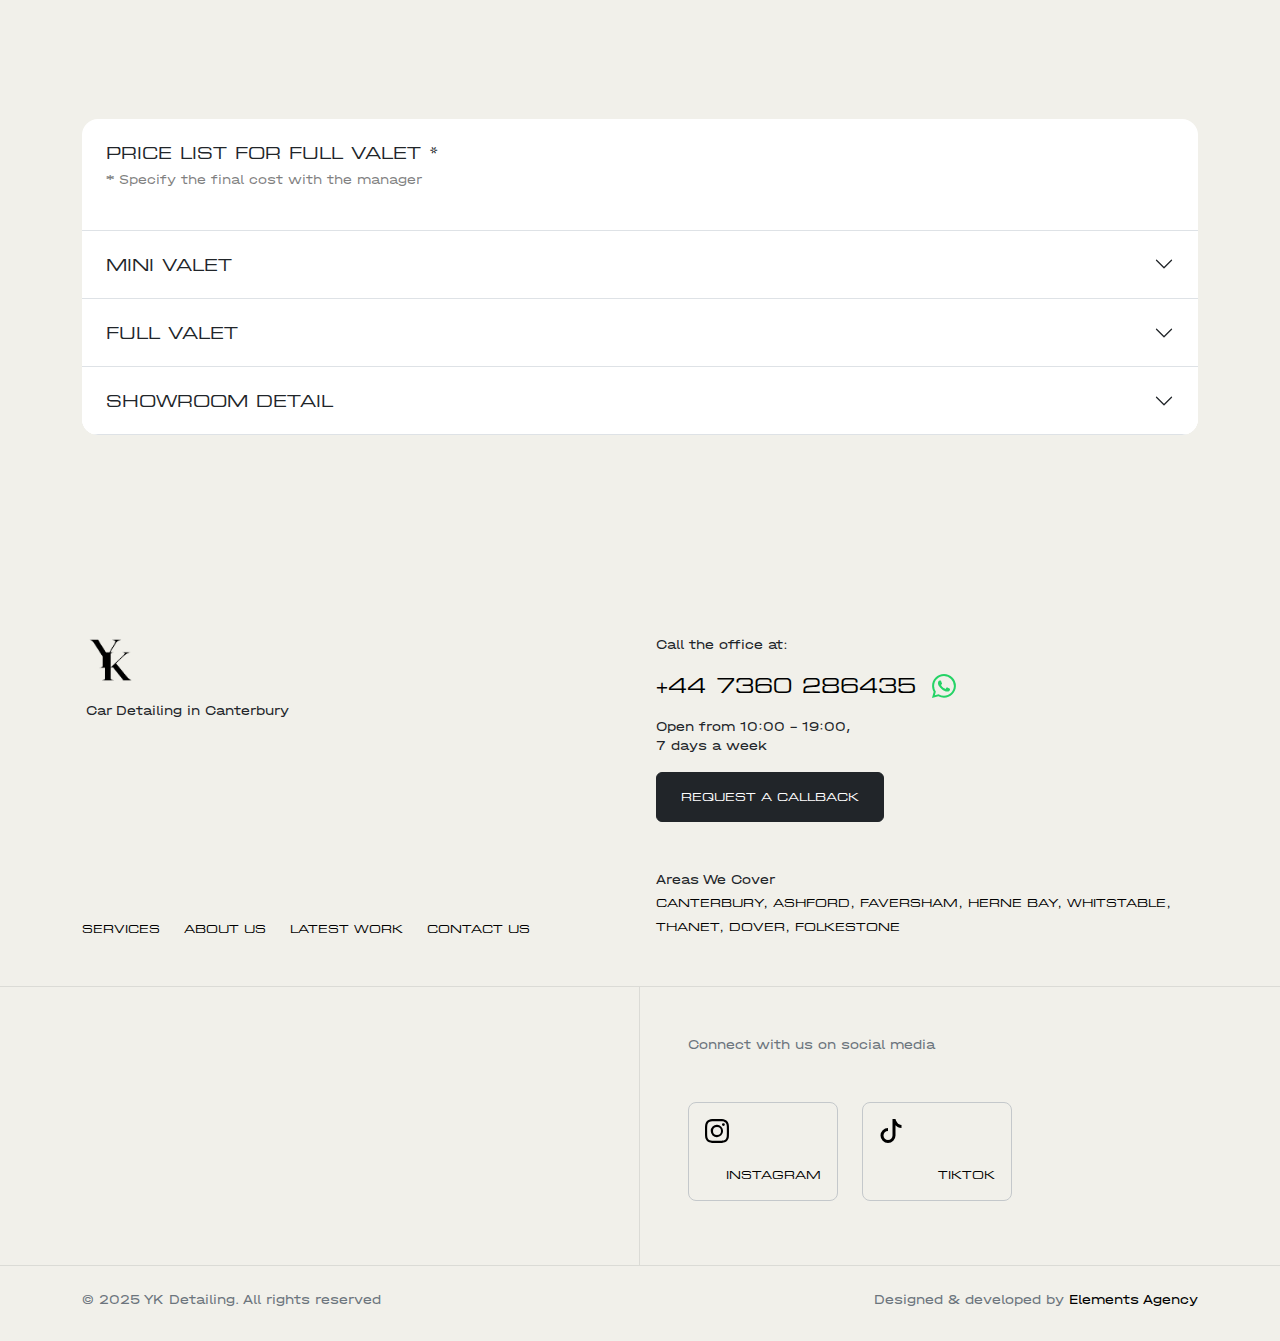
<file: full-valet/index.html>
<!DOCTYPE html>
<html lang="en">
<head>
    <meta name=”robots” content="index, follow">
    <meta charset="UTF-8">
    <meta name="viewport" content="width=device-width, initial-scale=1.0">
    
    <title>Full Car Valet & Detailing Canterbury | YK Detailing</title>
    <meta name="description" content="Complete car valet and detailing service in Canterbury. Full interior and exterior clean, machine polish, and protection for a like-new finish.">
    <meta name="author" content="YK Detailing">

    <meta property="og:title" content="Full Car Valet & Detailing Canterbury | YK Detailing">
    <meta property="og:type" content="website">
    <meta property="og:url" content="https://ykdetailing.co.uk/full-valet/">
    <meta property="og:description" content="Complete car valet and detailing service in Canterbury. Full interior and exterior clean, machine polish, and protection for a like-new finish.">
    <meta property="og:image" content="https://ykdetailing.co.uk/img/pages/meta-image.webp">
    <meta property="og:locale" content="en_GB">
    <meta property="og:site_name" content="YK Detailing">

    <link rel="icon" href="../img/favicon/favicon.ico">
    <link rel="icon" href="../img/favicon/favicon.svg" type="image/svg+xml">
    <link rel="apple-touch-icon" href="../img/favicon/favicon.png">

    <link rel="canonical" href="https://ykdetailing.co.uk/full-valet/"/>

    <link rel="stylesheet" href="../css/reset.css">
    <link href="https://cdn.jsdelivr.net/npm/bootstrap@5.3.3/dist/css/bootstrap.min.css" rel="stylesheet" integrity="sha384-QWTKZyjpPEjISv5WaRU9OFeRpok6YctnYmDr5pNlyT2bRjXh0JMhjY6hW+ALEwIH" crossorigin="anonymous">
    <link rel="stylesheet" href="../css/styles.css">
    <link href="https://unpkg.com/aos@2.3.1/dist/aos.css" rel="stylesheet">
</head>
<body>
    <header class="header">
        <div class="container-fluid p-0">
            <div class="container-fluid d-none d-lg-block">
                <div class="row d-flex align-items-center justify-content-end" style="border-bottom: 1px solid lightgray;">
                    <div class="col-auto d-flex align-items-center">
                        <a class="text-decoration-none small phone__mobile__desktop" href="tel:+447360286435">+44 7360 286435</a>
                        <button id="callback-btn" type="button" class="btn btn-dark text-white btn-sm px-4 py-3 ms-3 ms-lg-4 me-3 me-lg-5 eurostile rounded-0 small" data-bs-toggle="modal" data-bs-target="#staticBackdrop">Request a callback</button>    
                        <a class="text-decoration-none me-3 icon-replace-link d-inline-flex me-lg-5 whatsapp" href="https://wa.me/447360286435" target="_blank" rel="nofollow noopener noreferrer" aria-label="Contact us via WhatsApp">
                            <span class="d-inline-flex position-relative">
                                <svg xmlns="http://www.w3.org/2000/svg" width="24" height="24" aria-hidden="true" aria-label="Contact us via WhatsApp" fill="currentColor" class="bi bi-whatsapp" viewBox="0 0 16 16">
                                    <path d="M13.601 2.326A7.85 7.85 0 0 0 7.994 0C3.627 0 .068 3.558.064 7.926c0 1.399.366 2.76 1.057 3.965L0 16l4.204-1.102a7.9 7.9 0 0 0 3.79.965h.004c4.368 0 7.926-3.558 7.93-7.93A7.9 7.9 0 0 0 13.6 2.326zM7.994 14.521a6.6 6.6 0 0 1-3.356-.92l-.24-.144-2.494.654.666-2.433-.156-.251a6.56 6.56 0 0 1-1.007-3.505c0-3.626 2.957-6.584 6.591-6.584a6.56 6.56 0 0 1 4.66 1.931 6.56 6.56 0 0 1 1.928 4.66c-.004 3.639-2.961 6.592-6.592 6.592m3.615-4.934c-.197-.099-1.17-.578-1.353-.646-.182-.065-.315-.099-.445.099-.133.197-.513.646-.627.775-.114.133-.232.148-.43.05-.197-.1-.836-.308-1.592-.985-.59-.525-.985-1.175-1.103-1.372-.114-.198-.011-.304.088-.403.087-.088.197-.232.296-.346.1-.114.133-.198.198-.33.065-.134.034-.248-.015-.347-.05-.099-.445-1.076-.612-1.47-.16-.389-.323-.335-.445-.34-.114-.007-.247-.007-.38-.007a.73.73 0 0 0-.529.247c-.182.198-.691.677-.691 1.654s.71 1.916.81 2.049c.098.133 1.394 2.132 3.383 2.992.47.205.84.326 1.129.418.475.152.904.129 1.246.08.38-.058 1.171-.48 1.338-.943.164-.464.164-.86.114-.943-.049-.084-.182-.133-.38-.232"/>
                                </svg>
                            </span>
                        </a>
                    </div>
                </div>
            </div>
            <div class="header__body">
                <div class="header__burger mx-3">
                    <span></span>
                </div>
                <div class="header__logo">
                    <a href="/">
                        <img src="../img/logo/logo-black.webp" alt="logo" class="logo">
                    </a>
                </div>
                <div class="phone__mobile mx-3">
                    <button id="callback-btn" type="button" data-bs-toggle="modal" data-bs-target="#staticBackdrop" style="background-color: transparent;">
                        <svg xmlns="http://www.w3.org/2000/svg" width="24" height="24" fill="currentColor" class="bi bi-telephone-fill" viewBox="0 0 16 16">
                            <path fill-rule="evenodd" d="M1.885.511a1.745 1.745 0 0 1 2.61.163L6.29 2.98c.329.423.445.974.315 1.494l-.547 2.19a.68.68 0 0 0 .178.643l2.457 2.457a.68.68 0 0 0 .644.178l2.189-.547a1.75 1.75 0 0 1 1.494.315l2.306 1.794c.829.645.905 1.87.163 2.611l-1.034 1.034c-.74.74-1.846 1.065-2.877.702a18.6 18.6 0 0 1-7.01-4.42 18.6 18.6 0 0 1-4.42-7.009c-.362-1.03-.037-2.137.703-2.877z"/>
                        </svg>
                    </button>   
                </div>
                <nav class="header__menu me-lg-5">
                    <ul class="header__list eurostile">
                        <li class="px-3 py-3">
                            <a href="/#services" class="header__link small">Services</a>
                        </li>
                        <li class="px-3 py-3">
                            <a href="/#about" class="header__link small">About us</a>
                        </li>
                        <li class="px-3 py-3">
                            <a href="/#portfolio" class="header__link small">Latest Work</a>
                        </li>
                        <li class="px-3 py-3">
                            <a href="/#contact" class="header__link small">Contact us</a>
                        </li>
                    </ul>
                    <div class="w-100 position-absolute bottom-0 start-0 d-md-none">
                        <div class="flex-row row mx-0 border-top border-opacity-10 border-dark z-index-3">
                            <div class="col px-0">
                                <a class="link-dark h-100 align-items-center d-flex p-2 p-sm-4 text-decoration-none small fw-medium justify-content-center" href="tel:+447360286435">+44 7360 286435</a>
                            </div>
                            <div class="col-auto px-0">
                                <a class="border-start border-opacity-10 border-dark text-decoration-none p-2 p-sm-4 d-inline-flex icon-replace-link whatsapp" href="https://wa.me/447360286435" target="_blank" rel="nofollow noopener noreferrer" aria-label="Contact us via WhatsApp">
                                    <span class="d-inline-flex position-relative">
                                        <svg xmlns="http://www.w3.org/2000/svg" width="24" height="24" aria-hidden="true" aria-label="Contact us via WhatsApp" fill="currentColor" class="bi bi-whatsapp" viewBox="0 0 16 16">
                                            <path d="M13.601 2.326A7.85 7.85 0 0 0 7.994 0C3.627 0 .068 3.558.064 7.926c0 1.399.366 2.76 1.057 3.965L0 16l4.204-1.102a7.9 7.9 0 0 0 3.79.965h.004c4.368 0 7.926-3.558 7.93-7.93A7.9 7.9 0 0 0 13.6 2.326zM7.994 14.521a6.6 6.6 0 0 1-3.356-.92l-.24-.144-2.494.654.666-2.433-.156-.251a6.56 6.56 0 0 1-1.007-3.505c0-3.626 2.957-6.584 6.591-6.584a6.56 6.56 0 0 1 4.66 1.931 6.56 6.56 0 0 1 1.928 4.66c-.004 3.639-2.961 6.592-6.592 6.592m3.615-4.934c-.197-.099-1.17-.578-1.353-.646-.182-.065-.315-.099-.445.099-.133.197-.513.646-.627.775-.114.133-.232.148-.43.05-.197-.1-.836-.308-1.592-.985-.59-.525-.985-1.175-1.103-1.372-.114-.198-.011-.304.088-.403.087-.088.197-.232.296-.346.1-.114.133-.198.198-.33.065-.134.034-.248-.015-.347-.05-.099-.445-1.076-.612-1.47-.16-.389-.323-.335-.445-.34-.114-.007-.247-.007-.38-.007a.73.73 0 0 0-.529.247c-.182.198-.691.677-.691 1.654s.71 1.916.81 2.049c.098.133 1.394 2.132 3.383 2.992.47.205.84.326 1.129.418.475.152.904.129 1.246.08.38-.058 1.171-.48 1.338-.943.164-.464.164-.86.114-.943-.049-.084-.182-.133-.38-.232"/>
                                        </svg>
                                    </span>
                                </a>
                            </div>
                        </div>
                    </div>
                </nav>
            </div>
        </div>
    </header>
    <main id="main">
        <div class="z-index-1 position-relative w-100 d-flex align-items-center rounded-top-0 rounded-4" style="height: calc(-3rem + 100vh); min-height: 21.25rem; width: 100% !important;">
            <div class="rounded-top-0 rounded-4 position-absolute z-index-0 top-0 start-0 overflow-hidden w-100 h-100" style="background-color: #f1f0ea; width:100% !important;height:100% !important;">
                <div style="position: absolute; top: 0px; left: 0px; width: 100%; height: 100%; background-size: cover; background-repeat: no-repeat; background-position: center center; background-image: linear-gradient( rgba(0, 0, 0, 0.5), rgba(0, 0, 0, 0.5) ),url(../img/services/full-valet.webp);"></div>
            </div>
            <div class="position-relative z-index-3 w-100 h-100 d-flex flex-column align-items-center rounded-top-0 rounded-4 justify-content-center pb-3">
                <div class="container" style="height:200px;">                      
                      <nav aria-label="breadcrumb">
                        <ol class="breadcrumb">
                          <li class="breadcrumb-item"><a href="/" class="text-white">Home</a></li>
                          <li class="breadcrumb-item"><a href="/#services" class="text-white">Services</a></li>
                          <li class="breadcrumb-item active text-white" aria-current="page">Full Valet</li>
                        </ol>
                      </nav>
                    <h1 class="fs-1 mb-4 text-white text-uppercase fw-medium eurostile" data-aos="fade-up" data-aos-delay="400">Full Valet</h1>
                        <div class="text-white fw-medium px-0 col-12 col-md-7">
                            <p>Mini Valet | Full Valet | Showroom Detail<br><br><br><br></p>
                        </div>
                </div>
                <div class="position-absolute start-50 bottom-0 d-flex flex-column translate-middle-x align-items-center" style="height:36px;margin-bottom:-13px;">
                        <svg width="254" height="31" aria-hidden="true" viewBox="0 0 253 31">
                            <path d="M65.6635 0C58.3803 0 51.6108 1.72068 47.7507 4.55314L17.9127 26.4469C14.0526 29.2793 7.28313 31 0 31H126.999L127 0H65.6635Z" fill="#F1F0EB"></path>
                            <path d="M187.337 0C194.62 0 201.389 1.72068 205.249 4.55314L235.087 26.4469C238.947 29.2793 245.717 31 253 31H126.001L126 0H187.337Z" fill="#F1F0EB"></path>
                        </svg>
                        <a class="link-dark text-decoration-none mt-3 fw-medium text-uppercase position-absolute eurostile" style="font-size: 12px; bottom: -8px; color: rgb(0, 0, 0) !important;" href="#full-valet-services">
                            Let's Go </a>
                </div>
            </div>
        </div>
    </main>
    <section id="full-valet-services" class="section">
        <div class="container">
            <div class="row d-flex align-items-stretch">
                <div class="col-12 col-md-6 d-flex align-items-stretch mb-5">
                    <div class="d-flex flex-column justify-content-between bg-white rounded-4 p-4 w-100">
                        <h2 class="small fw-medium mb-5 eurostile">Mini Valet (Quick inside & out)</h2>
                        <p class="mb-0 fw-medium">A fast and efficient clean of both interior and exterior. Includes vacuuming, dusting, window cleaning, exterior wash, and tyre shine. Ideal for regular maintenance.</p>
                    </div>
                </div>
                <div class="col-12 col-md-6 d-flex align-items-stretch mb-5">
                    <div class="d-flex flex-column justify-content-between bg-white rounded-4 p-4 w-100">
                        <h2 class="small fw-medium mb-5 eurostile">Full Valet (Full interior & exterior)</h2>
                        <p class="mb-0 fw-medium">A comprehensive service covering deep interior cleaning and full exterior wash, decontamination, and waxing. Perfect for a complete refresh of your vehicle.</p>
                    </div>
                </div>
                <div class="col-12 col-md-6 d-flex align-items-stretch mb-5">
                    <div class="d-flex flex-column justify-content-between bg-white rounded-4 p-4 w-100">
                        <h2 class="small fw-medium mb-5 eurostile">Showroom Detail (Advanced clean + polish)</h2>
                        <p class="mb-0 fw-medium">A premium service with deep interior detail, full exterior wash, machine polish, and paint protection. Designed to restore a showroom finish.</p>
                    </div>
                </div>
            </div>
        </div>
    </section>
    <section id="pricelist" class="section">
        <div class="container">
            <div class="w-100 bg-white rounded-4 overflow-hidden">
                <div class="p-4 p-md-4 w-100">
                    <h3 class="fs-6 eurostile text-uppercase">PRICE LIST FOR Full Valet *</h3>
                    <p class="text-black-50 small">* Specify the final cost with the manager</p>
                </div>
                <div class="accordion rounded-0" id="accordionFlushExample">
                    <div class="accordion-item rounded-0 border-start-0 border-end-0">
                        <h2 class="accordion-header">
                            <button class="p-0 pe-4 accordion-button d-flex align-items-stretch justify-content-center collapsed" type="button" data-bs-toggle="collapse" data-bs-target="#pricelist1" aria-expanded="false" aria-controls="flush-collapseOne">
                                <div class="col me-4 p-4 text-uppercase eurostile">Mini Valet</div>
                            </button>
                        </h2>
                        <div id="pricelist1" class="accordion-collapse collapse" data-bs-parent="#accordionFlushExample">
                            <div class="link-dark accordion-body bg-white border-top pt-4 border-black border-opacity-10 px-0">
                                <div class="row mx-0">
                                    <div class="col-12 col-md-6 px-4"></div>
                                    <div class="col-12 col-md-6">
                                        <div class="table w-100">
                                            <table class="w-100 small">
                                                <tbody>
                                                    <tr class="border-0">
                                                        <th></th>
                                                        <th class="text-center p-2 text-black-50">Price</th>
                                                    </tr>
                                                    <tr class="border-0">
                                                        <td class="p-2 text-black-50">Compact cars</td>
                                                        <td class="p-2 text-center" data-price="">
                                                            <p class="mb-0">£50</p>
                                                        </td>
                                                    </tr>
                                                    <tr class="border-0">
                                                        <td class="p-2 text-black-50">Fullsize cars</td>
                                                        <td class="p-2 text-center" data-price="">
                                                            <p class="mb-0">£60</p>
                                                        </td>
                                                    </tr>
                                                    <tr class="border-0">
                                                        <td class="p-2 text-black-50">SUV’s</td>
                                                        <td class="p-2 text-center" data-price="">
                                                            <p class="mb-0">£70</p>
                                                        </td>
                                                    </tr>
                                                    <tr class="border-0">
                                                        <td class="p-2 text-black-50">Luxury cars</td>
                                                        <td class="p-2 text-center" data-price="">
                                                            <p class="mb-0">£80</p>
                                                        </td>
                                                    </tr>
                                                </tbody>
                                            </table>
                                        </div>
                                    </div>
                                </div>
                            </div>
                        </div>
                    </div>
                    <div class="accordion-item rounded-0 border-start-0 border-end-0">
                        <h2 class="accordion-header">
                            <button class="p-0 pe-4 accordion-button d-flex align-items-stretch justify-content-center collapsed" type="button" data-bs-toggle="collapse" data-bs-target="#pricelist2" aria-expanded="false" aria-controls="flush-collapseOne">
                                <div class="col me-4 p-4 text-uppercase eurostile">Full Valet</div>
                            </button>
                        </h2>
                        <div id="pricelist2" class="accordion-collapse collapse" data-bs-parent="#accordionFlushExample">
                            <div class="link-dark accordion-body bg-white border-top pt-4 border-black border-opacity-10 px-0">
                                <div class="row mx-0">
                                    <div class="col-12 col-md-6 px-4"></div>
                                    <div class="col-12 col-md-6">
                                        <div class="table w-100">
                                            <table class="w-100 small">
                                                <tbody>
                                                    <tr class="border-0">
                                                        <th></th>
                                                        <th class="text-center p-2 text-black-50">Price</th>
                                                    </tr>
                                                    <tr class="border-0">
                                                        <td class="p-2 text-black-50">Compact cars</td>
                                                        <td class="p-2 text-center" data-price="">
                                                            <p class="mb-0">£100</p>
                                                        </td>
                                                    </tr>
                                                    <tr class="border-0">
                                                        <td class="p-2 text-black-50">Fullsize cars</td>
                                                        <td class="p-2 text-center" data-price="">
                                                            <p class="mb-0">£120</p>
                                                        </td>
                                                    </tr>
                                                    <tr class="border-0">
                                                        <td class="p-2 text-black-50">SUV’s</td>
                                                        <td class="p-2 text-center" data-price="">
                                                            <p class="mb-0">£140</p>
                                                        </td>
                                                    </tr>
                                                    <tr class="border-0">
                                                        <td class="p-2 text-black-50">Luxury cars</td>
                                                        <td class="p-2 text-center" data-price="">
                                                            <p class="mb-0">£160</p>
                                                        </td>
                                                    </tr>
                                                </tbody>
                                            </table>
                                        </div>
                                    </div>
                                </div>
                            </div>
                        </div>
                    </div>
                    <div class="accordion-item rounded-0 border-start-0 border-end-0">
                        <h2 class="accordion-header">
                            <button class="p-0 pe-4 accordion-button d-flex align-items-stretch justify-content-center collapsed" type="button" data-bs-toggle="collapse" data-bs-target="#pricelist3" aria-expanded="false" aria-controls="flush-collapseOne">
                                <div class="col me-4 p-4 text-uppercase eurostile">Showroom Detail</div>
                            </button>
                        </h2>
                        <div id="pricelist3" class="accordion-collapse collapse" data-bs-parent="#accordionFlushExample">
                            <div class="link-dark accordion-body bg-white border-top pt-4 border-black border-opacity-10 px-0">
                                <div class="row mx-0">
                                    <div class="col-12 col-md-6 px-4"></div>
                                    <div class="col-12 col-md-6">
                                        <div class="table w-100">
                                            <table class="w-100 small">
                                                <tbody>
                                                    <tr class="border-0">
                                                        <th></th>
                                                        <th class="text-center p-2 text-black-50">Price</th>
                                                    </tr>
                                                    <tr class="border-0">
                                                        <td class="p-2 text-black-50">Compact cars</td>
                                                        <td class="p-2 text-center" data-price="">
                                                            <p class="mb-0">£200</p>
                                                        </td>
                                                    </tr>
                                                    <tr class="border-0">
                                                        <td class="p-2 text-black-50">Fullsize cars</td>
                                                        <td class="p-2 text-center" data-price="">
                                                            <p class="mb-0">£230</p>
                                                        </td>
                                                    </tr>
                                                    <tr class="border-0">
                                                        <td class="p-2 text-black-50">SUV’s</td>
                                                        <td class="p-2 text-center" data-price="">
                                                            <p class="mb-0">£260</p>
                                                        </td>
                                                    </tr>
                                                    <tr class="border-0">
                                                        <td class="p-2 text-black-50">Luxury cars</td>
                                                        <td class="p-2 text-center" data-price="">
                                                            <p class="mb-0">£300</p>
                                                        </td>
                                                    </tr>
                                                </tbody>
                                            </table>
                                        </div>
                                    </div>
                                </div>
                            </div>
                        </div>
                    </div>
                </div>
            </div>
        </div>
    </section>  
    <footer id="contact" class="section">
        <div class="container">
            <div class="row pb-5">
                <div class="col-12 col-md-6 px-4 px-md-3">
                    <a href="/" class="d-block mb-3">
                        <img src="../img/logo/logo-black.webp" alt="logo" style="height: 50px;">
                    </a>
                    <p class="small mb-3">Car Detailing in Canterbury</p>
                </div>
                <div class="col-12 col-md-6 px-4 px-md-3">
                    <div class="row">
                        <div class="col-12 col-md-auto">
                            <p class="small mb-3">Call the office at:</p>
                            <p class="d-flex align-items-center">
                                <a href="tel:+447360286435" class="fs-5 text-uppercase fw-medium text-decoration-none me-3 eurostile footer__link">+44 7360 286435</a>
                                <a class="text-decoration-none me-3 icon-replace-link d-inline-flex whatsapp" href="https://wa.me/447360286435" target="_blank" rel="nofollow noopener noreferrer" aria-label="Contact us via WhatsApp">
                                    <span class="d-inline-flex position-relative">
                                        <svg xmlns="http://www.w3.org/2000/svg" width="24" height="24" aria-hidden="true" aria-label="Contact us via WhatsApp" fill="currentColor" class="bi bi-whatsapp" viewBox="0 0 16 16">
                                            <path d="M13.601 2.326A7.85 7.85 0 0 0 7.994 0C3.627 0 .068 3.558.064 7.926c0 1.399.366 2.76 1.057 3.965L0 16l4.204-1.102a7.9 7.9 0 0 0 3.79.965h.004c4.368 0 7.926-3.558 7.93-7.93A7.9 7.9 0 0 0 13.6 2.326zM7.994 14.521a6.6 6.6 0 0 1-3.356-.92l-.24-.144-2.494.654.666-2.433-.156-.251a6.56 6.56 0 0 1-1.007-3.505c0-3.626 2.957-6.584 6.591-6.584a6.56 6.56 0 0 1 4.66 1.931 6.56 6.56 0 0 1 1.928 4.66c-.004 3.639-2.961 6.592-6.592 6.592m3.615-4.934c-.197-.099-1.17-.578-1.353-.646-.182-.065-.315-.099-.445.099-.133.197-.513.646-.627.775-.114.133-.232.148-.43.05-.197-.1-.836-.308-1.592-.985-.59-.525-.985-1.175-1.103-1.372-.114-.198-.011-.304.088-.403.087-.088.197-.232.296-.346.1-.114.133-.198.198-.33.065-.134.034-.248-.015-.347-.05-.099-.445-1.076-.612-1.47-.16-.389-.323-.335-.445-.34-.114-.007-.247-.007-.38-.007a.73.73 0 0 0-.529.247c-.182.198-.691.677-.691 1.654s.71 1.916.81 2.049c.098.133 1.394 2.132 3.383 2.992.47.205.84.326 1.129.418.475.152.904.129 1.246.08.38-.058 1.171-.48 1.338-.943.164-.464.164-.86.114-.943-.049-.084-.182-.133-.38-.232"/>
                                        </svg>
                                    </span>
                                </a>
                            </p>
                            <p class="small mb-3">Open from 10:00 - 19:00, <br>7 days a week</p>
                        </div>
                        <div class="col-12 col-md-auto">
                            <button type="button" class="btn btn-dark py-3 px-4 text-uppercase fw-medium little eurostile" data-bs-toggle="modal" data-bs-target="#staticBackdrop">Request a callback</button>
                        </div>
                    </div>
                </div>
            </div>
            <div class="row d-flex flex-row flex-wrap align-items-end">
                <div class="d-none d-md-flex col-12 col-md-6 align-items-center justify-content-start flex-wrap eurostile">
                    <a href="/#services" class="text-uppercase fw-medium text-decoration-none little footer__link">Services</a>
                    <a href="/#about" class="ms-4 text-uppercase fw-medium text-decoration-none little footer__link">About us</a>
                    <a href="/#portfolio" class="ms-4 text-uppercase fw-medium text-decoration-none little footer__link">Latest work</a>
                    <a href="/#contact" class="ms-4 text-uppercase fw-medium text-decoration-none little footer__link">Contact us</a>
                </div>
                <div class="col-12 col-md-6 d-flex flex-column align-items-start justify-content-start flex-wrap px-4 px-md-3">
                    <p class="small mb-0">Areas We Cover</p>
                    <p class="mb-0">
                        <a class="text-uppercase fw-medium text-decoration-none little eurostile footer__link" target="_blank" rel="nofollow noopener noreferrer">Canterbury, Ashford, Faversham, Herne Bay, Whitstable, Thanet, Dover, Folkestone</a>
                    </p>
                </div>
            </div>
        </div>
        <div class="border-top border-bottom border-opacity-10 border-dark mt-5">
            <div class="container">
                <div class="row">
                    <div class="d-none d-md-block col-md-6 py-4 py-md-5 px-4 ps-md-5 border-end border-opacity-10 border-dark"></div>
                    <div class="col-12 col-md-6 py-4 py-md-5 px-4 ps-md-5">
                        <p class="small mb-md-5 mb-4 text-secondary">Connect with us on social media</p>
                        <div class="row">
                            <div class="col-6 col-lg-4">
                                <div class="text-white rounded-3">
                                    <a href="https://www.instagram.com/yk_detail/" class="text-decoration-none h-100 d-flex flex-column align-items-center align-items-md-start border border-secondary-subtle rounded-3 p-3 justify-content-center mb-3" id="instagram" target="_blank" rel="nofollow noopener noreferrer">
                                        <svg xmlns="http://www.w3.org/2000/svg" width="24" height="24" fill="currentColor" class="bi bi-instagram" viewBox="0 0 16 16">
                                            <path d="M8 0C5.829 0 5.556.01 4.703.048 3.85.088 3.269.222 2.76.42a3.9 3.9 0 0 0-1.417.923A3.9 3.9 0 0 0 .42 2.76C.222 3.268.087 3.85.048 4.7.01 5.555 0 5.827 0 8.001c0 2.172.01 2.444.048 3.297.04.852.174 1.433.372 1.942.205.526.478.972.923 1.417.444.445.89.719 1.416.923.51.198 1.09.333 1.942.372C5.555 15.99 5.827 16 8 16s2.444-.01 3.298-.048c.851-.04 1.434-.174 1.943-.372a3.9 3.9 0 0 0 1.416-.923c.445-.445.718-.891.923-1.417.197-.509.332-1.09.372-1.942C15.99 10.445 16 10.173 16 8s-.01-2.445-.048-3.299c-.04-.851-.175-1.433-.372-1.941a3.9 3.9 0 0 0-.923-1.417A3.9 3.9 0 0 0 13.24.42c-.51-.198-1.092-.333-1.943-.372C10.443.01 10.172 0 7.998 0zm-.717 1.442h.718c2.136 0 2.389.007 3.232.046.78.035 1.204.166 1.486.275.373.145.64.319.92.599s.453.546.598.92c.11.281.24.705.275 1.485.039.843.047 1.096.047 3.231s-.008 2.389-.047 3.232c-.035.78-.166 1.203-.275 1.485a2.5 2.5 0 0 1-.599.919c-.28.28-.546.453-.92.598-.28.11-.704.24-1.485.276-.843.038-1.096.047-3.232.047s-2.39-.009-3.233-.047c-.78-.036-1.203-.166-1.485-.276a2.5 2.5 0 0 1-.92-.598 2.5 2.5 0 0 1-.6-.92c-.109-.281-.24-.705-.275-1.485-.038-.843-.046-1.096-.046-3.233s.008-2.388.046-3.231c.036-.78.166-1.204.276-1.486.145-.373.319-.64.599-.92s.546-.453.92-.598c.282-.11.705-.24 1.485-.276.738-.034 1.024-.044 2.515-.045zm4.988 1.328a.96.96 0 1 0 0 1.92.96.96 0 0 0 0-1.92m-4.27 1.122a4.109 4.109 0 1 0 0 8.217 4.109 4.109 0 0 0 0-8.217m0 1.441a2.667 2.667 0 1 1 0 5.334 2.667 2.667 0 0 1 0-5.334"/>
                                        </svg>
                                        <p class="w-100 d-none d-md-block fw-medium pt-4 mb-0 text-end text-uppercase little eurostile">Instagram</p>
                                    </a>
                                </div>
                            </div>
                            <div class="col-6 col-lg-4">
                                <div class="text-white rounded-3">
                                    <a href="https://www.tiktok.com/@yk_detailing/" class="text-decoration-none h-100 d-flex flex-column align-items-center align-items-md-start border border-secondary-subtle rounded-3 p-3 justify-content-center mb-3" id="tiktok" target="_blank" rel="nofollow noopener noreferrer">
                                        <svg xmlns="http://www.w3.org/2000/svg" width="24" height="24" fill="currentColor" class="bi bi-tiktok" viewBox="0 0 16 16">
                                            <path d="M9 0h1.98c.144.715.54 1.617 1.235 2.512C12.895 3.389 13.797 4 15 4v2c-1.753 0-3.07-.814-4-1.829V11a5 5 0 1 1-5-5v2a3 3 0 1 0 3 3z"/>
                                        </svg>
                                        <p class="w-100 d-none d-md-block fw-medium pt-4 mb-0 text-end text-uppercase little eurostile">TikTok</p>
                                    </a>
                                </div>
                            </div>
                        </div>
                    </div>
                </div>
            </div>
        </div>
        <div class="container">
            <div class="row">
                <div class="col-12 col-md-6 pt-4 py-md-4">
                    <p class="text-md-start text-center small text-secondary mb-2">
                        © 2025 YK Detailing. All rights reserved</p>
                </div>
                <div class="col-12 col-md-6 py-4">
                    <p class="text-md-end text-center small text-secondary mb-2 text-end">
                        Designed & developed by <a class="footer__link text-decoration-none" href="https://elementsagency.co.uk/" target="_blank" rel="nofollow noopener noreferrer">Elements Agency</a>
                </div>
            </div>
        </div>
    </footer>
    <div class="modal fade" id="staticBackdrop" data-bs-backdrop="static" data-bs-keyboard="false" tabindex="-1" aria-labelledby="staticBackdropLabel" aria-hidden="true">
    <div class="modal-dialog modal-dialog-centered modal-lg">
        <div class="modal-content">
        <div class="modal-header">
            <h3 class="modal-title fs-5 eurostile" id="exampleModalLabel">REQUEST A CALLBACK</h3>
            <button type="button" class="btn-close" data-bs-dismiss="modal" aria-label="Close"></button>
        </div>
        <div class="modal-body pt-1">
            <p class="text-black-50 mb-3 small">Enter your details below, and one of our team will contact you as soon as possible.</p>
            <iframe name="hiddenConfirm" id="hiddenConfirm" onload="if(submitted){window.location='submission.html'}"></iframe>
            <form action="https://docs.google.com/forms/u/4/d/1wtr3WTQTUmytu30MJ9Ji4jzC79sp9xd3E_bLeSUKLY0/formResponse" method="post" target="hiddenConfirm" onsubmit="submitted = true" class="needs-validation" novalidate>
                <div class="row">
                    <div class="col-12 col-md-6">
                        <div class="form-floating mb-3 required-field">
                            <input type="text" class="form-control" id="name" value="" name="entry.1613535423" required placeholder="Name">
                            <label for="name" class="small">Your name</label>
                        </div>
                    </div>
                    <div class="col-12 col-md-6">
                        <div class="form-floating required-field">
                            <input type="tel" class="form-control" id="phone" value="" name="entry.1461554034" required placeholder="Phone number" minlength="10" maxlength="15">
                            <label for="phone" class="small">Phone number</label>
                        </div>
                    </div>
                </div>
                <div class="modal-footer p-0 mt-3 mt-md-0">
                    <button type="submit" class="lead-from-send py-2 mx-0 my-2 btn btn-dark w-100 eurostile">Request a callback</button>
                </div>
            </form>
        </div>
        </div>
    </div>
    </div>

    <script src="https://cdn.jsdelivr.net/npm/bootstrap@5.3.3/dist/js/bootstrap.bundle.min.js" integrity="sha384-YvpcrYf0tY3lHB60NNkmXc5s9fDVZLESaAA55NDzOxhy9GkcIdslK1eN7N6jIeHz" crossorigin="anonymous"></script>
    <script src="https://ajax.googleapis.com/ajax/libs/jquery/3.6.0/jquery.min.js"></script>
    <script src="../js/script.js"></script>
    <script src="https://unpkg.com/aos@2.3.1/dist/aos.js"></script>
    <script>
        AOS.init();
    </script>
    
</body>
</html>
</file>
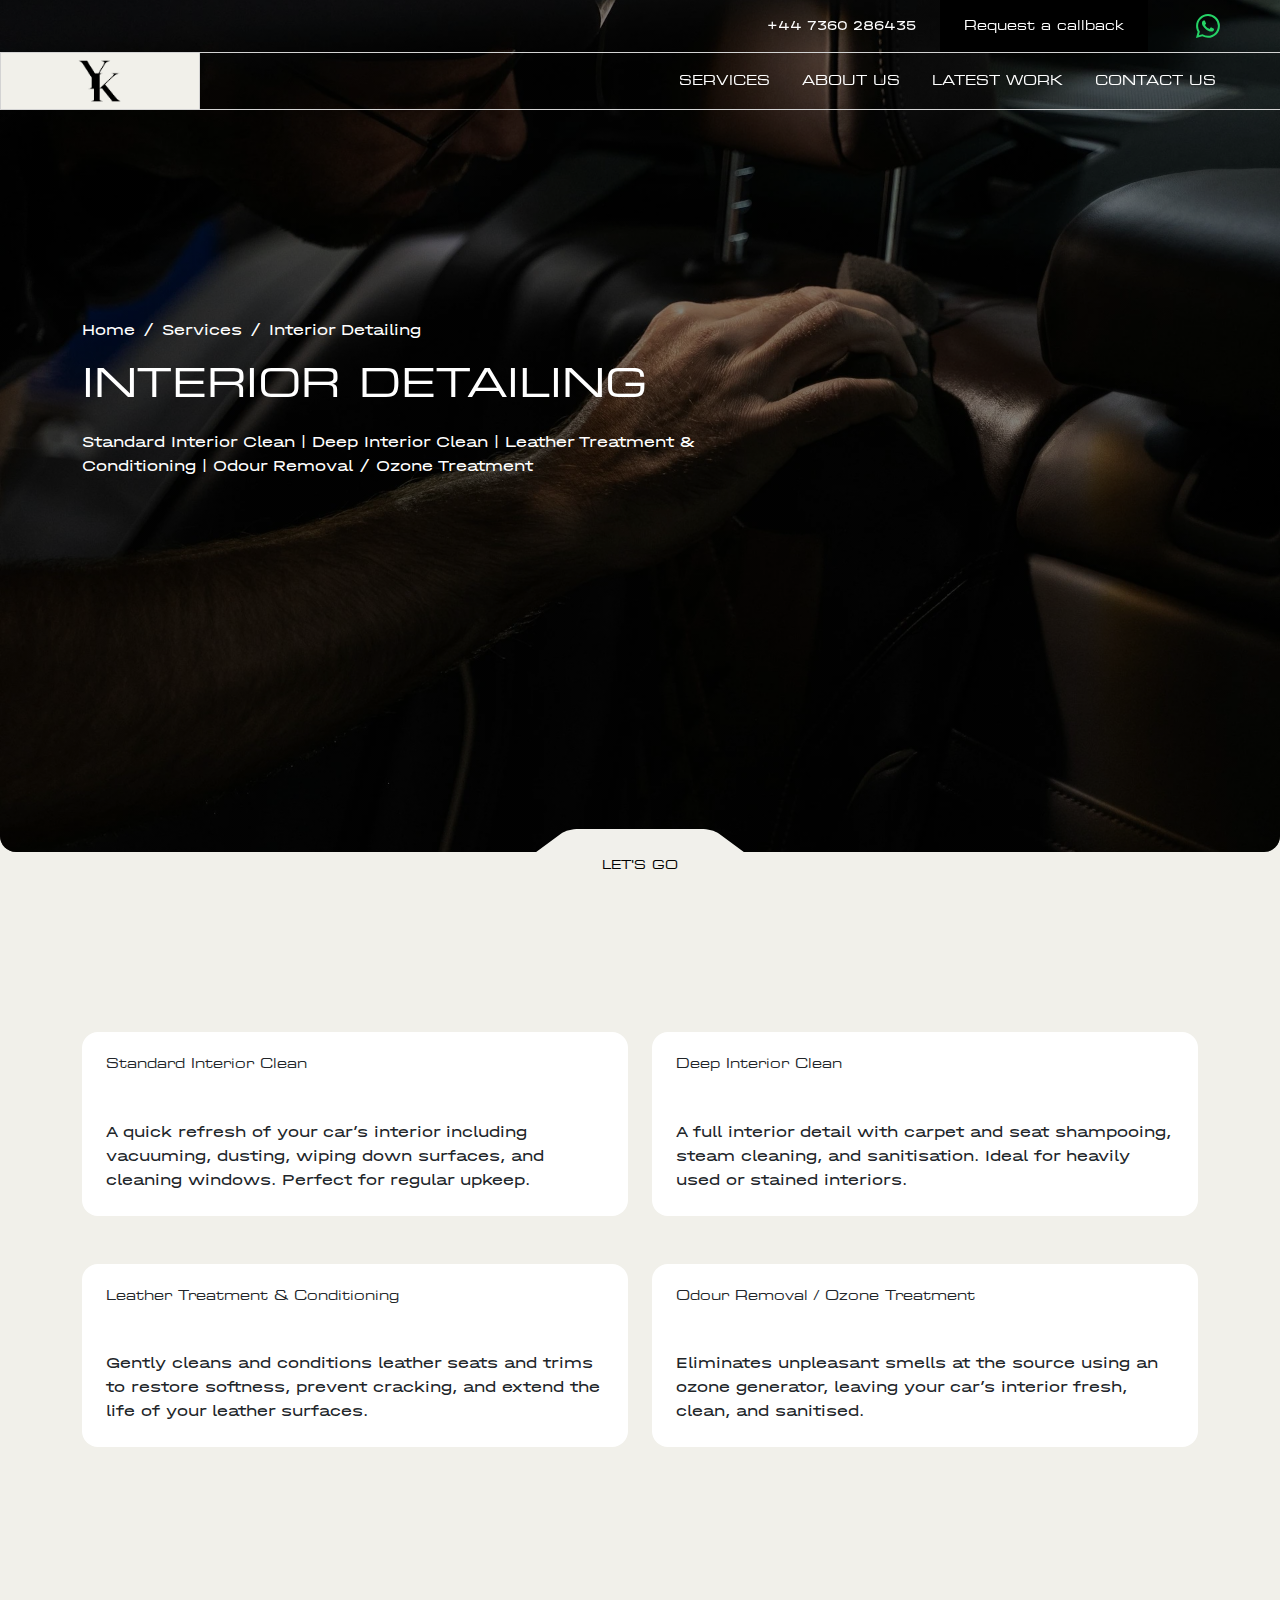
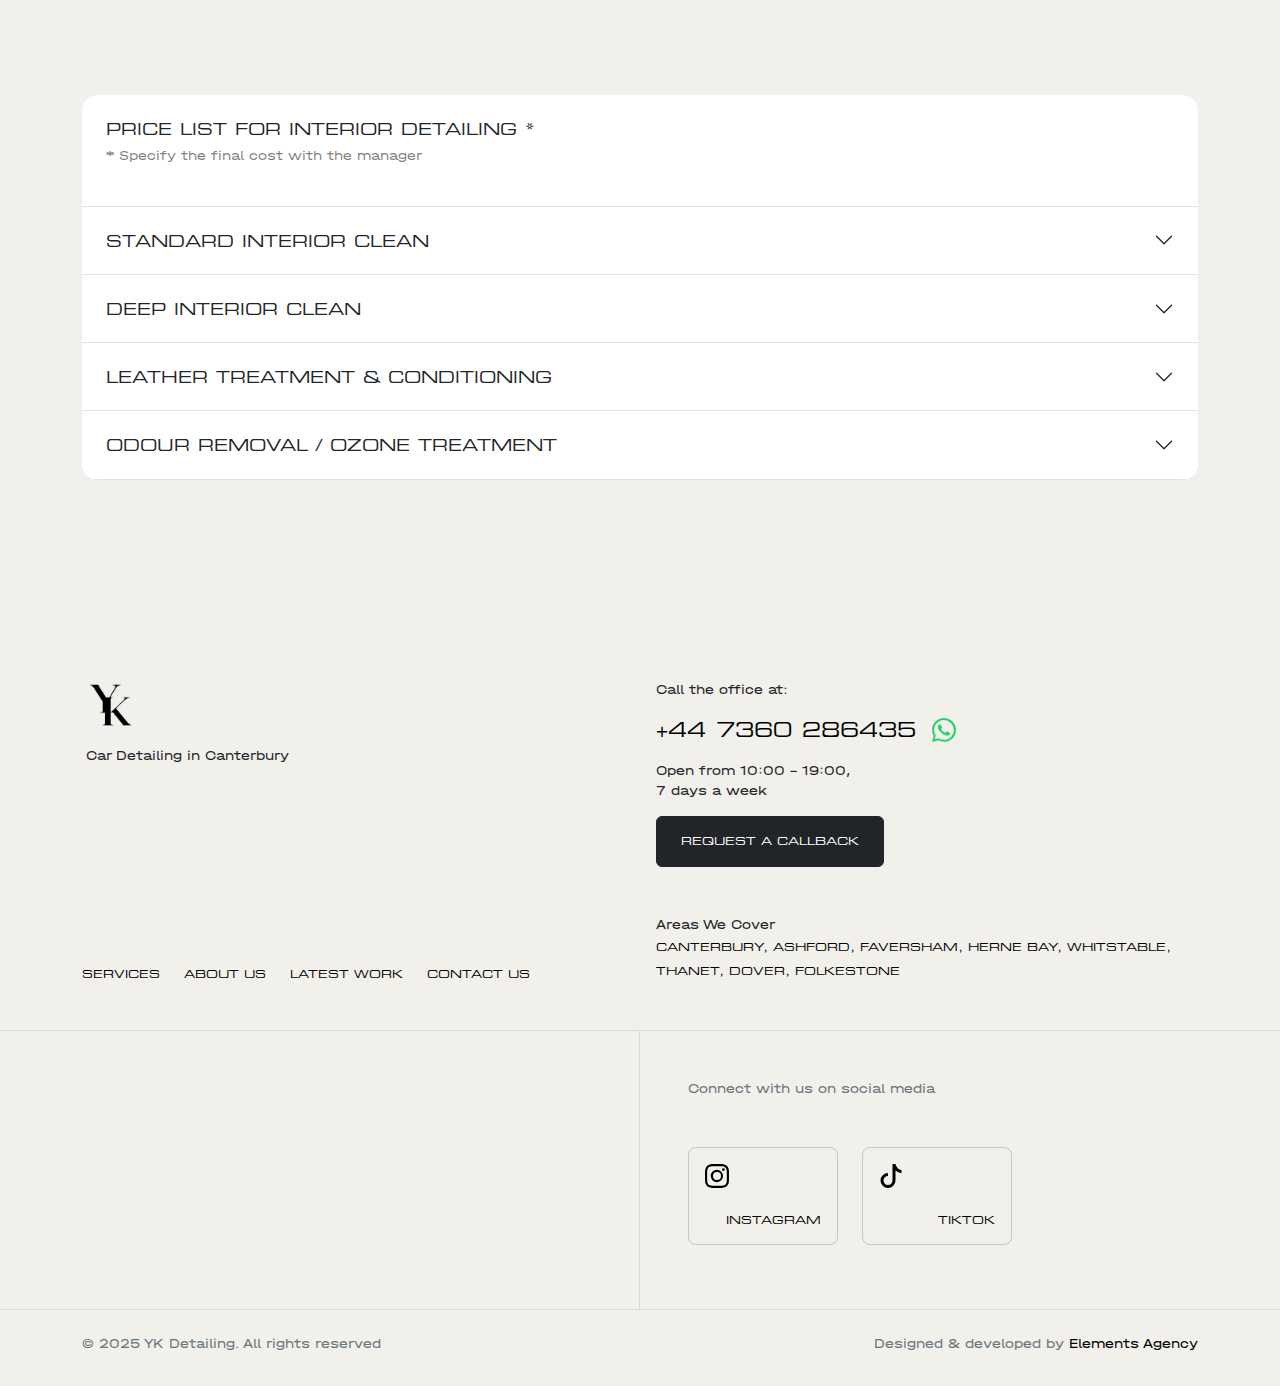
<file: interior-detailing/index.html>
<!DOCTYPE html>
<html lang="en">
<head>
    <meta name=”robots” content="index, follow">
    <meta charset="UTF-8">
    <meta name="viewport" content="width=device-width, initial-scale=1.0">
    
    <title>Interior Car Detailing Canterbury | YK Detailing</title>
    <meta name="description" content="Professional interior car detailing in Canterbury. Deep cleaning, shampooing, steam treatment, leather care & odour removal. Restore your cabin today.">
    <meta name="author" content="YK Detailing">

    <meta property="og:title" content="Interior Car Detailing Canterbury | YK Detailing">
    <meta property="og:type" content="website">
    <meta property="og:url" content="https://ykdetailing.co.uk/interior-detailing/">
    <meta property="og:description" content="Professional interior car detailing in Canterbury. Deep cleaning, shampooing, steam treatment, leather care & odour removal. Restore your cabin today.">
    <meta property="og:image" content="https://ykdetailing.co.uk/img/yk.webp">
    <meta property="og:locale" content="en_GB">
    <meta property="og:site_name" content="YK Detailing">

    <link rel="icon" href="../img/favicon/favicon.ico">
    <link rel="icon" href="../img/favicon/favicon.svg" type="image/svg+xml">
    <link rel="apple-touch-icon" href="../img/favicon/favicon.png">

    <link rel="canonical" href="https://ykdetailing.co.uk/interior-detailing/"/>

    <link rel="stylesheet" href="../css/reset.css">
    <link href="https://cdn.jsdelivr.net/npm/bootstrap@5.3.3/dist/css/bootstrap.min.css" rel="stylesheet" integrity="sha384-QWTKZyjpPEjISv5WaRU9OFeRpok6YctnYmDr5pNlyT2bRjXh0JMhjY6hW+ALEwIH" crossorigin="anonymous">
    <link rel="stylesheet" href="../css/styles.css">
    <link href="https://unpkg.com/aos@2.3.1/dist/aos.css" rel="stylesheet">
</head>
<body>
    <header class="header">
        <div class="container-fluid p-0">
            <div class="container-fluid d-none d-lg-block">
                <div class="row d-flex align-items-center justify-content-end" style="border-bottom: 1px solid lightgray;">
                    <div class="col-auto d-flex align-items-center">
                        <a class="text-decoration-none small phone__mobile__desktop" href="tel:+447360286435">+44 7360 286435</a>
                        <button id="callback-btn" type="button" class="btn btn-dark text-white btn-sm px-4 py-3 ms-3 ms-lg-4 me-3 me-lg-5 eurostile rounded-0 small" data-bs-toggle="modal" data-bs-target="#staticBackdrop">Request a callback</button>    
                        <a class="text-decoration-none me-3 icon-replace-link d-inline-flex me-lg-5 whatsapp" href="https://wa.me/447360286435" target="_blank" rel="nofollow noopener noreferrer" aria-label="Contact us via WhatsApp">
                            <span class="d-inline-flex position-relative">
                                <svg xmlns="http://www.w3.org/2000/svg" width="24" height="24" aria-hidden="true" aria-label="Contact us via WhatsApp" fill="currentColor" class="bi bi-whatsapp" viewBox="0 0 16 16">
                                    <path d="M13.601 2.326A7.85 7.85 0 0 0 7.994 0C3.627 0 .068 3.558.064 7.926c0 1.399.366 2.76 1.057 3.965L0 16l4.204-1.102a7.9 7.9 0 0 0 3.79.965h.004c4.368 0 7.926-3.558 7.93-7.93A7.9 7.9 0 0 0 13.6 2.326zM7.994 14.521a6.6 6.6 0 0 1-3.356-.92l-.24-.144-2.494.654.666-2.433-.156-.251a6.56 6.56 0 0 1-1.007-3.505c0-3.626 2.957-6.584 6.591-6.584a6.56 6.56 0 0 1 4.66 1.931 6.56 6.56 0 0 1 1.928 4.66c-.004 3.639-2.961 6.592-6.592 6.592m3.615-4.934c-.197-.099-1.17-.578-1.353-.646-.182-.065-.315-.099-.445.099-.133.197-.513.646-.627.775-.114.133-.232.148-.43.05-.197-.1-.836-.308-1.592-.985-.59-.525-.985-1.175-1.103-1.372-.114-.198-.011-.304.088-.403.087-.088.197-.232.296-.346.1-.114.133-.198.198-.33.065-.134.034-.248-.015-.347-.05-.099-.445-1.076-.612-1.47-.16-.389-.323-.335-.445-.34-.114-.007-.247-.007-.38-.007a.73.73 0 0 0-.529.247c-.182.198-.691.677-.691 1.654s.71 1.916.81 2.049c.098.133 1.394 2.132 3.383 2.992.47.205.84.326 1.129.418.475.152.904.129 1.246.08.38-.058 1.171-.48 1.338-.943.164-.464.164-.86.114-.943-.049-.084-.182-.133-.38-.232"/>
                                </svg>
                            </span>
                        </a>
                    </div>
                </div>
            </div>
            <div class="header__body">
                <div class="header__burger mx-3">
                    <span></span>
                </div>
                <div class="header__logo">
                    <a href="/">
                        <img src="../img/logo/logo-black.webp" alt="logo" class="logo">
                    </a>
                </div>
                <div class="phone__mobile mx-3">
                    <button id="callback-btn" type="button" data-bs-toggle="modal" data-bs-target="#staticBackdrop" style="background-color: transparent;">
                        <svg xmlns="http://www.w3.org/2000/svg" width="24" height="24" fill="currentColor" class="bi bi-telephone-fill" viewBox="0 0 16 16">
                            <path fill-rule="evenodd" d="M1.885.511a1.745 1.745 0 0 1 2.61.163L6.29 2.98c.329.423.445.974.315 1.494l-.547 2.19a.68.68 0 0 0 .178.643l2.457 2.457a.68.68 0 0 0 .644.178l2.189-.547a1.75 1.75 0 0 1 1.494.315l2.306 1.794c.829.645.905 1.87.163 2.611l-1.034 1.034c-.74.74-1.846 1.065-2.877.702a18.6 18.6 0 0 1-7.01-4.42 18.6 18.6 0 0 1-4.42-7.009c-.362-1.03-.037-2.137.703-2.877z"/>
                        </svg>
                    </button>   
                </div>
                <nav class="header__menu me-lg-5">
                    <ul class="header__list eurostile">
                        <li class="px-3 py-3">
                            <a href="/#services" class="header__link small">Services</a>
                        </li>
                        <li class="px-3 py-3">
                            <a href="/#about" class="header__link small">About us</a>
                        </li>
                        <li class="px-3 py-3">
                            <a href="/#portfolio" class="header__link small">Latest Work</a>
                        </li>
                        <li class="px-3 py-3">
                            <a href="/#contact" class="header__link small">Contact us</a>
                        </li>
                    </ul>
                    <div class="w-100 position-absolute bottom-0 start-0 d-md-none">
                        <div class="flex-row row mx-0 border-top border-opacity-10 border-dark z-index-3">
                            <div class="col px-0">
                                <a class="link-dark h-100 align-items-center d-flex p-2 p-sm-4 text-decoration-none small fw-medium justify-content-center" href="tel:+447360286435">+44 7360 286435</a>
                            </div>
                            <div class="col-auto px-0">
                                <a class="border-start border-opacity-10 border-dark text-decoration-none p-2 p-sm-4 d-inline-flex icon-replace-link whatsapp" href="https://wa.me/447360286435" target="_blank" rel="nofollow noopener noreferrer" aria-label="Contact us via WhatsApp">
                                    <span class="d-inline-flex position-relative">
                                        <svg xmlns="http://www.w3.org/2000/svg" width="24" height="24" aria-hidden="true" aria-label="Contact us via WhatsApp" fill="currentColor" class="bi bi-whatsapp" viewBox="0 0 16 16">
                                            <path d="M13.601 2.326A7.85 7.85 0 0 0 7.994 0C3.627 0 .068 3.558.064 7.926c0 1.399.366 2.76 1.057 3.965L0 16l4.204-1.102a7.9 7.9 0 0 0 3.79.965h.004c4.368 0 7.926-3.558 7.93-7.93A7.9 7.9 0 0 0 13.6 2.326zM7.994 14.521a6.6 6.6 0 0 1-3.356-.92l-.24-.144-2.494.654.666-2.433-.156-.251a6.56 6.56 0 0 1-1.007-3.505c0-3.626 2.957-6.584 6.591-6.584a6.56 6.56 0 0 1 4.66 1.931 6.56 6.56 0 0 1 1.928 4.66c-.004 3.639-2.961 6.592-6.592 6.592m3.615-4.934c-.197-.099-1.17-.578-1.353-.646-.182-.065-.315-.099-.445.099-.133.197-.513.646-.627.775-.114.133-.232.148-.43.05-.197-.1-.836-.308-1.592-.985-.59-.525-.985-1.175-1.103-1.372-.114-.198-.011-.304.088-.403.087-.088.197-.232.296-.346.1-.114.133-.198.198-.33.065-.134.034-.248-.015-.347-.05-.099-.445-1.076-.612-1.47-.16-.389-.323-.335-.445-.34-.114-.007-.247-.007-.38-.007a.73.73 0 0 0-.529.247c-.182.198-.691.677-.691 1.654s.71 1.916.81 2.049c.098.133 1.394 2.132 3.383 2.992.47.205.84.326 1.129.418.475.152.904.129 1.246.08.38-.058 1.171-.48 1.338-.943.164-.464.164-.86.114-.943-.049-.084-.182-.133-.38-.232"/>
                                        </svg>
                                    </span>
                                </a>
                            </div>
                        </div>
                    </div>
                </nav>
            </div>
        </div>
    </header>
    <main id="main">
        <div class="z-index-1 position-relative w-100 d-flex align-items-center rounded-top-0 rounded-4" style="height: calc(-3rem + 100vh); min-height: 21.25rem; width: 100% !important;">
            <div class="rounded-top-0 rounded-4 position-absolute z-index-0 top-0 start-0 overflow-hidden w-100 h-100" style="background-color: #f1f0ea; width:100% !important;height:100% !important;">
                <div style="position: absolute; top: 0px; left: 0px; width: 100%; height: 100%; background-size: cover; background-repeat: no-repeat; background-position: center center; background-image: linear-gradient( rgba(0, 0, 0, 0.5), rgba(0, 0, 0, 0.5) ),url(../img/services/interior.webp);"></div>
            </div>
            <div class="position-relative z-index-3 w-100 h-100 d-flex flex-column align-items-center rounded-top-0 rounded-4 justify-content-center pb-3">
                <div class="container" style="height:200px;">                      
                      <nav aria-label="breadcrumb">
                        <ol class="breadcrumb">
                          <li class="breadcrumb-item"><a href="/" class="text-white">Home</a></li>
                          <li class="breadcrumb-item"><a href="/#services" class="text-white">Services</a></li>
                          <li class="breadcrumb-item active text-white" aria-current="page">Interior Detailing</li>
                        </ol>
                      </nav>
                    <h1 class="fs-1 mb-4 text-white text-uppercase fw-medium eurostile" data-aos="fade-up" data-aos-delay="400">Interior Detailing</h1>
                        <div class="text-white fw-medium px-0 col-12 col-md-7">
                            <p>Standard Interior Clean | Deep Interior Clean | Leather Treatment & Conditioning | Odour Removal / Ozone Treatment<br><br><br><br></p>
                        </div>
                </div>
                <div class="position-absolute start-50 bottom-0 d-flex flex-column translate-middle-x align-items-center" style="height:36px;margin-bottom:-13px;">
                        <svg width="254" height="31" aria-hidden="true" viewBox="0 0 253 31">
                            <path d="M65.6635 0C58.3803 0 51.6108 1.72068 47.7507 4.55314L17.9127 26.4469C14.0526 29.2793 7.28313 31 0 31H126.999L127 0H65.6635Z" fill="#F1F0EB"></path>
                            <path d="M187.337 0C194.62 0 201.389 1.72068 205.249 4.55314L235.087 26.4469C238.947 29.2793 245.717 31 253 31H126.001L126 0H187.337Z" fill="#F1F0EB"></path>
                        </svg>
                        <a class="link-dark text-decoration-none mt-3 fw-medium text-uppercase position-absolute eurostile" style="font-size: 12px; bottom: -8px; color: rgb(0, 0, 0) !important;" href="#interior-services">
                            Let's Go </a>
                </div>
            </div>
        </div>
    </main>
    <section id="interior-services" class="section">
        <div class="container">
            <div class="row d-flex align-items-stretch">
                <div class="col-12 col-md-6 d-flex align-items-stretch mb-5">
                    <div class="d-flex flex-column justify-content-between bg-white rounded-4 p-4 w-100">
                        <h2 class="small fw-medium mb-5 eurostile">Standard Interior Clean</h2>
                        <p class="mb-0 fw-medium">A quick refresh of your car’s interior including vacuuming, dusting, wiping down surfaces, and cleaning windows. Perfect for regular upkeep.</p>
                    </div>
                </div>
                <div class="col-12 col-md-6 d-flex align-items-stretch mb-5">
                    <div class="d-flex flex-column justify-content-between bg-white rounded-4 p-4 w-100">
                        <h2 class="small fw-medium mb-5 eurostile">Deep Interior Clean</h2>
                        <p class="mb-0 fw-medium">A full interior detail with carpet and seat shampooing, steam cleaning, and sanitisation. Ideal for heavily used or stained interiors.</p>
                    </div>
                </div>
                <div class="col-12 col-md-6 d-flex align-items-stretch mb-5">
                    <div class="d-flex flex-column justify-content-between bg-white rounded-4 p-4 w-100">
                        <h2 class="small fw-medium mb-5 eurostile">Leather Treatment & Conditioning</h2>
                        <p class="mb-0 fw-medium">Gently cleans and conditions leather seats and trims to restore softness, prevent cracking, and extend the life of your leather surfaces.</p>
                    </div>
                </div>
                <div class="col-12 col-md-6 d-flex align-items-stretch mb-5">
                    <div class="d-flex flex-column justify-content-between bg-white rounded-4 p-4 w-100">
                        <h2 class="small fw-medium mb-5 eurostile">Odour Removal / Ozone Treatment</h2>
                        <p class="mb-0 fw-medium">Eliminates unpleasant smells at the source using an ozone generator, leaving your car’s interior fresh, clean, and sanitised.</p>
                    </div>
                </div>
            </div>
        </div>
    </section>
    <section id="pricelist" class="section">
        <div class="container">
            <div class="w-100 bg-white rounded-4 overflow-hidden">
                <div class="p-4 p-md-4 w-100">
                    <h3 class="fs-6 eurostile text-uppercase">PRICE LIST FOR Interior Detailing *</h3>
                    <p class="text-black-50 small">* Specify the final cost with the manager</p>
                </div>
                <div class="accordion rounded-0" id="accordionFlushExample">
                    <div class="accordion-item rounded-0 border-start-0 border-end-0">
                        <h2 class="accordion-header">
                            <button class="p-0 pe-4 accordion-button d-flex align-items-stretch justify-content-center collapsed" type="button" data-bs-toggle="collapse" data-bs-target="#pricelist1" aria-expanded="false" aria-controls="flush-collapseOne">
                                <div class="col me-4 p-4 text-uppercase eurostile">Standard Interior Clean</div>
                            </button>
                        </h2>
                        <div id="pricelist1" class="accordion-collapse collapse" data-bs-parent="#accordionFlushExample">
                            <div class="link-dark accordion-body bg-white border-top pt-4 border-black border-opacity-10 px-0">
                                <div class="row mx-0">
                                    <div class="col-12 col-md-6 px-4"></div>
                                    <div class="col-12 col-md-6">
                                        <div class="table w-100">
                                            <table class="w-100 small">
                                                <tbody>
                                                    <tr class="border-0">
                                                        <th></th>
                                                        <th class="text-center p-2 text-black-50">Price</th>
                                                    </tr>
                                                    <tr class="border-0">
                                                        <td class="p-2 text-black-50">Compact cars</td>
                                                        <td class="p-2 text-center" data-price="">
                                                            <p class="mb-0">£40</p>
                                                        </td>
                                                    </tr>
                                                    <tr class="border-0">
                                                        <td class="p-2 text-black-50">Fullsize cars</td>
                                                        <td class="p-2 text-center" data-price="">
                                                            <p class="mb-0">£50</p>
                                                        </td>
                                                    </tr>
                                                    <tr class="border-0">
                                                        <td class="p-2 text-black-50">SUV’s</td>
                                                        <td class="p-2 text-center" data-price="">
                                                            <p class="mb-0">£60</p>
                                                        </td>
                                                    </tr>
                                                    <tr class="border-0">
                                                        <td class="p-2 text-black-50">Luxury cars</td>
                                                        <td class="p-2 text-center" data-price="">
                                                            <p class="mb-0">£70</p>
                                                        </td>
                                                    </tr>
                                                </tbody>
                                            </table>
                                        </div>
                                    </div>
                                </div>
                            </div>
                        </div>
                    </div>
                    <div class="accordion-item rounded-0 border-start-0 border-end-0">
                        <h2 class="accordion-header">
                            <button class="p-0 pe-4 accordion-button d-flex align-items-stretch justify-content-center collapsed" type="button" data-bs-toggle="collapse" data-bs-target="#pricelist2" aria-expanded="false" aria-controls="flush-collapseOne">
                                <div class="col me-4 p-4 text-uppercase eurostile">Deep Interior Clean</div>
                            </button>
                        </h2>
                        <div id="pricelist2" class="accordion-collapse collapse" data-bs-parent="#accordionFlushExample">
                            <div class="link-dark accordion-body bg-white border-top pt-4 border-black border-opacity-10 px-0">
                                <div class="row mx-0">
                                    <div class="col-12 col-md-6 px-4"></div>
                                    <div class="col-12 col-md-6">
                                        <div class="table w-100">
                                            <table class="w-100 small">
                                                <tbody>
                                                    <tr class="border-0">
                                                        <th></th>
                                                        <th class="text-center p-2 text-black-50">Price</th>
                                                    </tr>
                                                    <tr class="border-0">
                                                        <td class="p-2 text-black-50">Compact cars</td>
                                                        <td class="p-2 text-center" data-price="">
                                                            <p class="mb-0">£80</p>
                                                        </td>
                                                    </tr>
                                                    <tr class="border-0">
                                                        <td class="p-2 text-black-50">Fullsize cars</td>
                                                        <td class="p-2 text-center" data-price="">
                                                            <p class="mb-0">£100</p>
                                                        </td>
                                                    </tr>
                                                    <tr class="border-0">
                                                        <td class="p-2 text-black-50">SUV’s</td>
                                                        <td class="p-2 text-center" data-price="">
                                                            <p class="mb-0">£120</p>
                                                        </td>
                                                    </tr>
                                                    <tr class="border-0">
                                                        <td class="p-2 text-black-50">Luxury cars</td>
                                                        <td class="p-2 text-center" data-price="">
                                                            <p class="mb-0">£140</p>
                                                        </td>
                                                    </tr>
                                                </tbody>
                                            </table>
                                        </div>
                                    </div>
                                </div>
                            </div>
                        </div>
                    </div>
                    <div class="accordion-item rounded-0 border-start-0 border-end-0">
                        <h2 class="accordion-header">
                            <button class="p-0 pe-4 accordion-button d-flex align-items-stretch justify-content-center collapsed" type="button" data-bs-toggle="collapse" data-bs-target="#pricelist3" aria-expanded="false" aria-controls="flush-collapseOne">
                                <div class="col me-4 p-4 text-uppercase eurostile">Leather Treatment & Conditioning</div>
                            </button>
                        </h2>
                        <div id="pricelist3" class="accordion-collapse collapse" data-bs-parent="#accordionFlushExample">
                            <div class="link-dark accordion-body bg-white border-top pt-4 border-black border-opacity-10 px-0">
                                <div class="row mx-0">
                                    <div class="col-12 col-md-6 px-4"></div>
                                    <div class="col-12 col-md-6">
                                        <div class="table w-100">
                                            <table class="w-100 small">
                                                <tbody>
                                                    <tr class="border-0">
                                                        <th></th>
                                                        <th class="text-center p-2 text-black-50">Price</th>
                                                    </tr>
                                                    <tr class="border-0">
                                                        <td class="p-2 text-black-50">Compact cars</td>
                                                        <td class="p-2 text-center" data-price="">
                                                            <p class="mb-0">£50</p>
                                                        </td>
                                                    </tr>
                                                    <tr class="border-0">
                                                        <td class="p-2 text-black-50">Fullsize cars</td>
                                                        <td class="p-2 text-center" data-price="">
                                                            <p class="mb-0">£60</p>
                                                        </td>
                                                    </tr>
                                                    <tr class="border-0">
                                                        <td class="p-2 text-black-50">SUV’s</td>
                                                        <td class="p-2 text-center" data-price="">
                                                            <p class="mb-0">£70</p>
                                                        </td>
                                                    </tr>
                                                    <tr class="border-0">
                                                        <td class="p-2 text-black-50">Luxury cars</td>
                                                        <td class="p-2 text-center" data-price="">
                                                            <p class="mb-0">£80</p>
                                                        </td>
                                                    </tr>
                                                </tbody>
                                            </table>
                                        </div>
                                    </div>
                                </div>
                            </div>
                        </div>
                    </div>
                    <div class="accordion-item rounded-0 border-start-0 border-end-0">
                        <h2 class="accordion-header">
                            <button class="p-0 pe-4 accordion-button d-flex align-items-stretch justify-content-center collapsed" type="button" data-bs-toggle="collapse" data-bs-target="#pricelist4" aria-expanded="false" aria-controls="flush-collapseOne">
                                <div class="col me-4 p-4 text-uppercase eurostile">Odour Removal / Ozone Treatment</div>
                            </button>
                        </h2>
                        <div id="pricelist4" class="accordion-collapse collapse" data-bs-parent="#accordionFlushExample">
                            <div class="link-dark accordion-body bg-white border-top pt-4 border-black border-opacity-10 px-0">
                                <div class="row mx-0">
                                    <div class="col-12 col-md-6 px-4"></div>
                                    <div class="col-12 col-md-6">
                                        <div class="table w-100">
                                            <table class="w-100 small">
                                                <tbody>
                                                    <tr class="border-0">
                                                        <th></th>
                                                        <th class="text-center p-2 text-black-50">Price</th>
                                                    </tr>
                                                    <tr class="border-0">
                                                        <td class="p-2 text-black-50">Compact cars</td>
                                                        <td class="p-2 text-center" data-price="">
                                                            <p class="mb-0">£60</p>
                                                        </td>
                                                    </tr>
                                                    <tr class="border-0">
                                                        <td class="p-2 text-black-50">Fullsize cars</td>
                                                        <td class="p-2 text-center" data-price="">
                                                            <p class="mb-0">£70</p>
                                                        </td>
                                                    </tr>
                                                    <tr class="border-0">
                                                        <td class="p-2 text-black-50">SUV’s</td>
                                                        <td class="p-2 text-center" data-price="">
                                                            <p class="mb-0">£80</p>
                                                        </td>
                                                    </tr>
                                                    <tr class="border-0">
                                                        <td class="p-2 text-black-50">Luxury cars</td>
                                                        <td class="p-2 text-center" data-price="">
                                                            <p class="mb-0">£90</p>
                                                        </td>
                                                    </tr>
                                                </tbody>
                                            </table>
                                        </div>
                                    </div>
                                </div>
                            </div>
                        </div>
                    </div>
                </div>
            </div>
        </div>
    </section>  
    <footer id="contact" class="section">
        <div class="container">
            <div class="row pb-5">
                <div class="col-12 col-md-6 px-4 px-md-3">
                    <a href="/" class="d-block mb-3">
                        <img src="../img/logo/logo-black.webp" alt="logo" style="height: 50px;">
                    </a>
                    <p class="small mb-3">Car Detailing in Canterbury</p>
                </div>
                <div class="col-12 col-md-6 px-4 px-md-3">
                    <div class="row">
                        <div class="col-12 col-md-auto">
                            <p class="small mb-3">Call the office at:</p>
                            <p class="d-flex align-items-center">
                                <a href="tel:+447360286435" class="fs-5 text-uppercase fw-medium text-decoration-none me-3 eurostile footer__link">+44 7360 286435</a>
                                <a class="text-decoration-none me-3 icon-replace-link d-inline-flex whatsapp" href="https://wa.me/447360286435" target="_blank" rel="nofollow noopener noreferrer" aria-label="Contact us via WhatsApp">
                                    <span class="d-inline-flex position-relative">
                                        <svg xmlns="http://www.w3.org/2000/svg" width="24" height="24" aria-hidden="true" aria-label="Contact us via WhatsApp" fill="currentColor" class="bi bi-whatsapp" viewBox="0 0 16 16">
                                            <path d="M13.601 2.326A7.85 7.85 0 0 0 7.994 0C3.627 0 .068 3.558.064 7.926c0 1.399.366 2.76 1.057 3.965L0 16l4.204-1.102a7.9 7.9 0 0 0 3.79.965h.004c4.368 0 7.926-3.558 7.93-7.93A7.9 7.9 0 0 0 13.6 2.326zM7.994 14.521a6.6 6.6 0 0 1-3.356-.92l-.24-.144-2.494.654.666-2.433-.156-.251a6.56 6.56 0 0 1-1.007-3.505c0-3.626 2.957-6.584 6.591-6.584a6.56 6.56 0 0 1 4.66 1.931 6.56 6.56 0 0 1 1.928 4.66c-.004 3.639-2.961 6.592-6.592 6.592m3.615-4.934c-.197-.099-1.17-.578-1.353-.646-.182-.065-.315-.099-.445.099-.133.197-.513.646-.627.775-.114.133-.232.148-.43.05-.197-.1-.836-.308-1.592-.985-.59-.525-.985-1.175-1.103-1.372-.114-.198-.011-.304.088-.403.087-.088.197-.232.296-.346.1-.114.133-.198.198-.33.065-.134.034-.248-.015-.347-.05-.099-.445-1.076-.612-1.47-.16-.389-.323-.335-.445-.34-.114-.007-.247-.007-.38-.007a.73.73 0 0 0-.529.247c-.182.198-.691.677-.691 1.654s.71 1.916.81 2.049c.098.133 1.394 2.132 3.383 2.992.47.205.84.326 1.129.418.475.152.904.129 1.246.08.38-.058 1.171-.48 1.338-.943.164-.464.164-.86.114-.943-.049-.084-.182-.133-.38-.232"/>
                                        </svg>
                                    </span>
                                </a>
                            </p>
                            <p class="small mb-3">Open from 10:00 - 19:00, <br>7 days a week</p>
                        </div>
                        <div class="col-12 col-md-auto">
                            <button type="button" class="btn btn-dark py-3 px-4 text-uppercase fw-medium little eurostile" data-bs-toggle="modal" data-bs-target="#staticBackdrop">Request a callback</button>
                        </div>
                    </div>
                </div>
            </div>
            <div class="row d-flex flex-row flex-wrap align-items-end">
                <div class="d-none d-md-flex col-12 col-md-6 align-items-center justify-content-start flex-wrap eurostile">
                    <a href="/#services" class="text-uppercase fw-medium text-decoration-none little footer__link">Services</a>
                    <a href="/#about" class="ms-4 text-uppercase fw-medium text-decoration-none little footer__link">About us</a>
                    <a href="/#portfolio" class="ms-4 text-uppercase fw-medium text-decoration-none little footer__link">Latest work</a>
                    <a href="/#contact" class="ms-4 text-uppercase fw-medium text-decoration-none little footer__link">Contact us</a>
                </div>
                <div class="col-12 col-md-6 d-flex flex-column align-items-start justify-content-start flex-wrap px-4 px-md-3">
                    <p class="small mb-0">Areas We Cover</p>
                    <p class="mb-0">
                        <a class="text-uppercase fw-medium text-decoration-none little eurostile footer__link" target="_blank" rel="nofollow noopener noreferrer">Canterbury, Ashford, Faversham, Herne Bay, Whitstable, Thanet, Dover, Folkestone</a>
                    </p>
                </div>
            </div>
        </div>
        <div class="border-top border-bottom border-opacity-10 border-dark mt-5">
            <div class="container">
                <div class="row">
                    <div class="d-none d-md-block col-md-6 py-4 py-md-5 px-4 ps-md-5 border-end border-opacity-10 border-dark"></div>
                    <div class="col-12 col-md-6 py-4 py-md-5 px-4 ps-md-5">
                        <p class="small mb-md-5 mb-4 text-secondary">Connect with us on social media</p>
                        <div class="row">
                            <div class="col-6 col-lg-4">
                                <div class="text-white rounded-3">
                                    <a href="https://www.instagram.com/yk_detail/" class="text-decoration-none h-100 d-flex flex-column align-items-center align-items-md-start border border-secondary-subtle rounded-3 p-3 justify-content-center mb-3" id="instagram" target="_blank" rel="nofollow noopener noreferrer">
                                        <svg xmlns="http://www.w3.org/2000/svg" width="24" height="24" fill="currentColor" class="bi bi-instagram" viewBox="0 0 16 16">
                                            <path d="M8 0C5.829 0 5.556.01 4.703.048 3.85.088 3.269.222 2.76.42a3.9 3.9 0 0 0-1.417.923A3.9 3.9 0 0 0 .42 2.76C.222 3.268.087 3.85.048 4.7.01 5.555 0 5.827 0 8.001c0 2.172.01 2.444.048 3.297.04.852.174 1.433.372 1.942.205.526.478.972.923 1.417.444.445.89.719 1.416.923.51.198 1.09.333 1.942.372C5.555 15.99 5.827 16 8 16s2.444-.01 3.298-.048c.851-.04 1.434-.174 1.943-.372a3.9 3.9 0 0 0 1.416-.923c.445-.445.718-.891.923-1.417.197-.509.332-1.09.372-1.942C15.99 10.445 16 10.173 16 8s-.01-2.445-.048-3.299c-.04-.851-.175-1.433-.372-1.941a3.9 3.9 0 0 0-.923-1.417A3.9 3.9 0 0 0 13.24.42c-.51-.198-1.092-.333-1.943-.372C10.443.01 10.172 0 7.998 0zm-.717 1.442h.718c2.136 0 2.389.007 3.232.046.78.035 1.204.166 1.486.275.373.145.64.319.92.599s.453.546.598.92c.11.281.24.705.275 1.485.039.843.047 1.096.047 3.231s-.008 2.389-.047 3.232c-.035.78-.166 1.203-.275 1.485a2.5 2.5 0 0 1-.599.919c-.28.28-.546.453-.92.598-.28.11-.704.24-1.485.276-.843.038-1.096.047-3.232.047s-2.39-.009-3.233-.047c-.78-.036-1.203-.166-1.485-.276a2.5 2.5 0 0 1-.92-.598 2.5 2.5 0 0 1-.6-.92c-.109-.281-.24-.705-.275-1.485-.038-.843-.046-1.096-.046-3.233s.008-2.388.046-3.231c.036-.78.166-1.204.276-1.486.145-.373.319-.64.599-.92s.546-.453.92-.598c.282-.11.705-.24 1.485-.276.738-.034 1.024-.044 2.515-.045zm4.988 1.328a.96.96 0 1 0 0 1.92.96.96 0 0 0 0-1.92m-4.27 1.122a4.109 4.109 0 1 0 0 8.217 4.109 4.109 0 0 0 0-8.217m0 1.441a2.667 2.667 0 1 1 0 5.334 2.667 2.667 0 0 1 0-5.334"/>
                                        </svg>
                                        <p class="w-100 d-none d-md-block fw-medium pt-4 mb-0 text-end text-uppercase little eurostile">Instagram</p>
                                    </a>
                                </div>
                            </div>
                            <div class="col-6 col-lg-4">
                                <div class="text-white rounded-3">
                                    <a href="https://www.tiktok.com/@yk_detailing/" class="text-decoration-none h-100 d-flex flex-column align-items-center align-items-md-start border border-secondary-subtle rounded-3 p-3 justify-content-center mb-3" id="tiktok" target="_blank" rel="nofollow noopener noreferrer">
                                        <svg xmlns="http://www.w3.org/2000/svg" width="24" height="24" fill="currentColor" class="bi bi-tiktok" viewBox="0 0 16 16">
                                            <path d="M9 0h1.98c.144.715.54 1.617 1.235 2.512C12.895 3.389 13.797 4 15 4v2c-1.753 0-3.07-.814-4-1.829V11a5 5 0 1 1-5-5v2a3 3 0 1 0 3 3z"/>
                                        </svg>
                                        <p class="w-100 d-none d-md-block fw-medium pt-4 mb-0 text-end text-uppercase little eurostile">TikTok</p>
                                    </a>
                                </div>
                            </div>
                        </div>
                    </div>
                </div>
            </div>
        </div>
        <div class="container">
            <div class="row">
                <div class="col-12 col-md-6 pt-4 py-md-4">
                    <p class="text-md-start text-center small text-secondary mb-2">
                        © 2025 YK Detailing. All rights reserved</p>
                </div>
                <div class="col-12 col-md-6 py-4">
                    <p class="text-md-end text-center small text-secondary mb-2 text-end">
                        Designed & developed by <a class="footer__link text-decoration-none" href="https://elementsagency.co.uk/" target="_blank" rel="nofollow noopener noreferrer">Elements Agency</a>
                </div>
            </div>
        </div>
    </footer>
    <div class="modal fade" id="staticBackdrop" data-bs-backdrop="static" data-bs-keyboard="false" tabindex="-1" aria-labelledby="staticBackdropLabel" aria-hidden="true">
    <div class="modal-dialog modal-dialog-centered modal-lg">
        <div class="modal-content">
        <div class="modal-header">
            <h3 class="modal-title fs-5 eurostile" id="exampleModalLabel">REQUEST A CALLBACK</h3>
            <button type="button" class="btn-close" data-bs-dismiss="modal" aria-label="Close"></button>
        </div>
        <div class="modal-body pt-1">
            <p class="text-black-50 mb-3 small">Enter your details below, and one of our team will contact you as soon as possible.</p>
            <iframe name="hiddenConfirm" id="hiddenConfirm" onload="if(submitted){window.location='submission.html'}"></iframe>
            <form action="https://docs.google.com/forms/u/4/d/1wtr3WTQTUmytu30MJ9Ji4jzC79sp9xd3E_bLeSUKLY0/formResponse" method="post" target="hiddenConfirm" onsubmit="submitted = true" class="needs-validation" novalidate>
                <div class="row">
                    <div class="col-12 col-md-6">
                        <div class="form-floating mb-3 required-field">
                            <input type="text" class="form-control" id="name" value="" name="entry.1613535423" required placeholder="Name">
                            <label for="name" class="small">Your name</label>
                        </div>
                    </div>
                    <div class="col-12 col-md-6">
                        <div class="form-floating required-field">
                            <input type="tel" class="form-control" id="phone" value="" name="entry.1461554034" required placeholder="Phone number" minlength="10" maxlength="15">
                            <label for="phone" class="small">Phone number</label>
                        </div>
                    </div>
                </div>
                <div class="modal-footer p-0 mt-3 mt-md-0">
                    <button type="submit" class="lead-from-send py-2 mx-0 my-2 btn btn-dark w-100 eurostile">Request a callback</button>
                </div>
            </form>
        </div>
        </div>
    </div>
    </div>

    <script src="https://cdn.jsdelivr.net/npm/bootstrap@5.3.3/dist/js/bootstrap.bundle.min.js" integrity="sha384-YvpcrYf0tY3lHB60NNkmXc5s9fDVZLESaAA55NDzOxhy9GkcIdslK1eN7N6jIeHz" crossorigin="anonymous"></script>
    <script src="https://ajax.googleapis.com/ajax/libs/jquery/3.6.0/jquery.min.js"></script>
    <script src="../js/script.js"></script>
    <script src="https://unpkg.com/aos@2.3.1/dist/aos.js"></script>
    <script>
        AOS.init();
    </script>
    
</body>
</html>
</file>
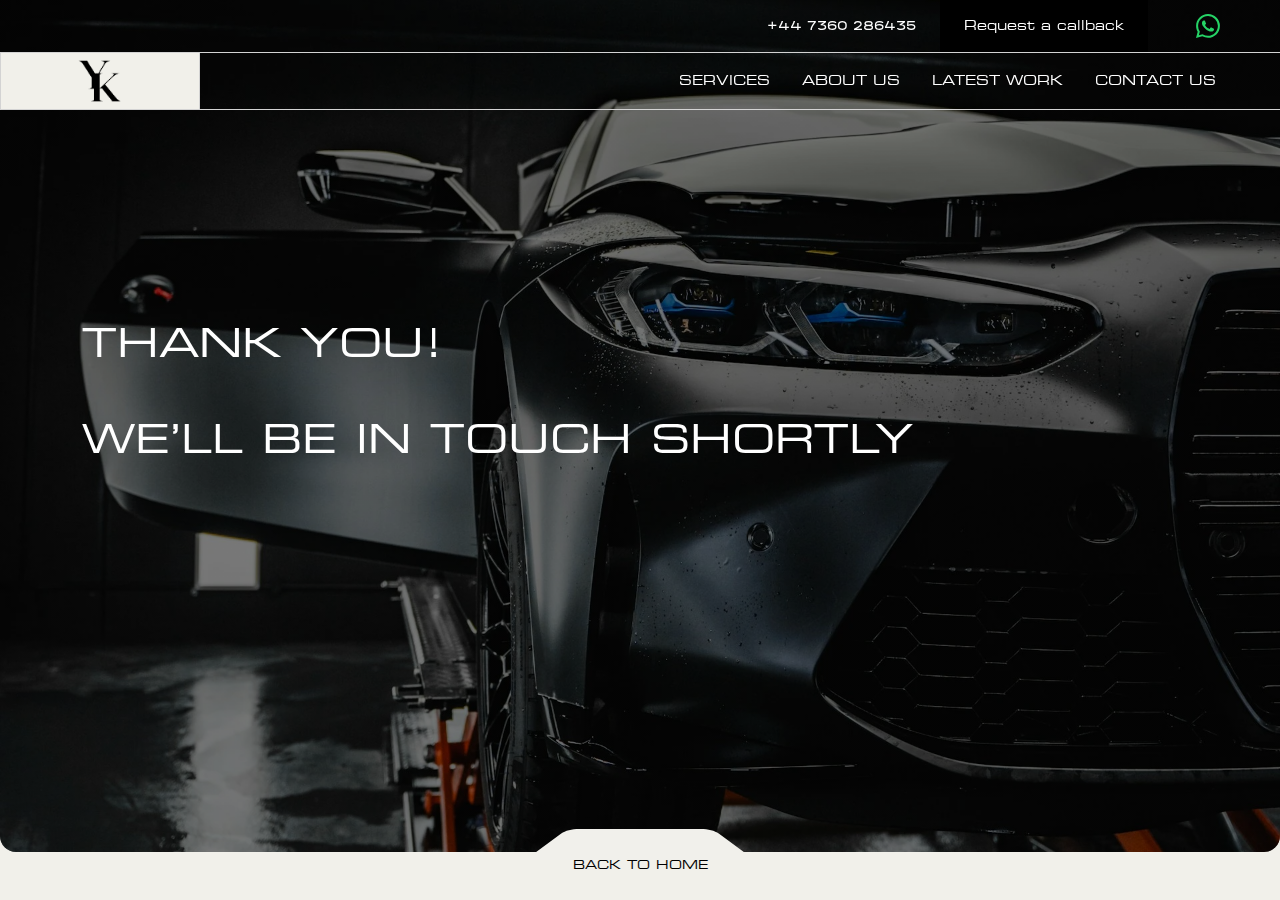
<file: submission/index.html>
<!DOCTYPE html>
<html lang="en">
<head>
    <meta name=”robots” content="index, follow">
    <meta charset="UTF-8">
    <meta name="viewport" content="width=device-width, initial-scale=1.0">
    
    <title>Thank You for Your Enquiry | YK Detailing Canterbury</title>
    <meta name="description" content="Thanks for contacting YK Detailing. We’ve received your message and will get back to you shortly. Serving Canterbury and nearby areas with expert car care.">
    <meta name="author" content="YK Detailing">

    <meta property="og:title" content="Thank You for Your Enquiry | YK Detailing Canterbury">
    <meta property="og:type" content="website">
    <meta property="og:url" content="https://ykdetailing.co.uk/submission/">
    <meta property="og:description" content="Thanks for contacting YK Detailing. We’ve received your message and will get back to you shortly. Serving Canterbury and nearby areas with expert car care.">
    <meta property="og:image" content="https://ykdetailing.co.uk/img/yk.webp">
    <meta property="og:locale" content="en_GB">
    <meta property="og:site_name" content="YK Detailing">

    <link rel="icon" href="../img/favicon/favicon.ico">
    <link rel="icon" href="../img/favicon/favicon.svg" type="image/svg+xml">
    <link rel="apple-touch-icon" href="../img/favicon/favicon.png">

    <link rel="canonical" href="https://ykdetailing.co.uk/submission/"/>

    <link rel="stylesheet" href="../css/reset.css">
    <link href="https://cdn.jsdelivr.net/npm/bootstrap@5.3.3/dist/css/bootstrap.min.css" rel="stylesheet" integrity="sha384-QWTKZyjpPEjISv5WaRU9OFeRpok6YctnYmDr5pNlyT2bRjXh0JMhjY6hW+ALEwIH" crossorigin="anonymous">
    <link rel="stylesheet" href="../css/styles.css">
    <link href="https://unpkg.com/aos@2.3.1/dist/aos.css" rel="stylesheet">
</head>
<body>
    <header class="header">
        <div class="container-fluid p-0">
            <div class="container-fluid d-none d-lg-block">
                <div class="row d-flex align-items-center justify-content-end" style="border-bottom: 1px solid lightgray;">
                    <div class="col-auto d-flex align-items-center">
                        <a class="text-decoration-none small phone__mobile__desktop" href="tel:+447360286435">+44 7360 286435</a>
                        <button id="callback-btn" type="button" class="btn btn-dark text-white btn-sm px-4 py-3 ms-3 ms-lg-4 me-3 me-lg-5 eurostile rounded-0 small" data-bs-toggle="modal" data-bs-target="#staticBackdrop">Request a callback</button>    
                        <a class="text-decoration-none me-3 icon-replace-link d-inline-flex me-lg-5 whatsapp" href="https://wa.me/447360286435" target="_blank" rel="nofollow noopener noreferrer" aria-label="Contact us via WhatsApp">
                            <span class="d-inline-flex position-relative">
                                <svg xmlns="http://www.w3.org/2000/svg" width="24" height="24" aria-hidden="true" aria-label="Contact us via WhatsApp" fill="currentColor" class="bi bi-whatsapp" viewBox="0 0 16 16">
                                    <path d="M13.601 2.326A7.85 7.85 0 0 0 7.994 0C3.627 0 .068 3.558.064 7.926c0 1.399.366 2.76 1.057 3.965L0 16l4.204-1.102a7.9 7.9 0 0 0 3.79.965h.004c4.368 0 7.926-3.558 7.93-7.93A7.9 7.9 0 0 0 13.6 2.326zM7.994 14.521a6.6 6.6 0 0 1-3.356-.92l-.24-.144-2.494.654.666-2.433-.156-.251a6.56 6.56 0 0 1-1.007-3.505c0-3.626 2.957-6.584 6.591-6.584a6.56 6.56 0 0 1 4.66 1.931 6.56 6.56 0 0 1 1.928 4.66c-.004 3.639-2.961 6.592-6.592 6.592m3.615-4.934c-.197-.099-1.17-.578-1.353-.646-.182-.065-.315-.099-.445.099-.133.197-.513.646-.627.775-.114.133-.232.148-.43.05-.197-.1-.836-.308-1.592-.985-.59-.525-.985-1.175-1.103-1.372-.114-.198-.011-.304.088-.403.087-.088.197-.232.296-.346.1-.114.133-.198.198-.33.065-.134.034-.248-.015-.347-.05-.099-.445-1.076-.612-1.47-.16-.389-.323-.335-.445-.34-.114-.007-.247-.007-.38-.007a.73.73 0 0 0-.529.247c-.182.198-.691.677-.691 1.654s.71 1.916.81 2.049c.098.133 1.394 2.132 3.383 2.992.47.205.84.326 1.129.418.475.152.904.129 1.246.08.38-.058 1.171-.48 1.338-.943.164-.464.164-.86.114-.943-.049-.084-.182-.133-.38-.232"/>
                                </svg>
                            </span>
                        </a>
                    </div>
                </div>
            </div>
            <div class="header__body">
                <div class="header__burger mx-3">
                    <span></span>
                </div>
                <div class="header__logo">
                    <a href="/">
                        <img src="../img/logo/logo-black.webp" alt="logo" class="logo">
                    </a>
                </div>
                <div class="phone__mobile mx-3">
                    <button id="callback-btn" type="button" data-bs-toggle="modal" data-bs-target="#staticBackdrop" style="background-color: transparent;">
                        <svg xmlns="http://www.w3.org/2000/svg" width="24" height="24" fill="currentColor" class="bi bi-telephone-fill" viewBox="0 0 16 16">
                            <path fill-rule="evenodd" d="M1.885.511a1.745 1.745 0 0 1 2.61.163L6.29 2.98c.329.423.445.974.315 1.494l-.547 2.19a.68.68 0 0 0 .178.643l2.457 2.457a.68.68 0 0 0 .644.178l2.189-.547a1.75 1.75 0 0 1 1.494.315l2.306 1.794c.829.645.905 1.87.163 2.611l-1.034 1.034c-.74.74-1.846 1.065-2.877.702a18.6 18.6 0 0 1-7.01-4.42 18.6 18.6 0 0 1-4.42-7.009c-.362-1.03-.037-2.137.703-2.877z"/>
                        </svg>
                    </button>   
                </div>
                <nav class="header__menu me-lg-5">
                    <ul class="header__list eurostile">
                        <li class="px-3 py-3">
                            <a href="/#services" class="header__link small">Services</a>
                        </li>
                        <li class="px-3 py-3">
                            <a href="/#about" class="header__link small">About us</a>
                        </li>
                        <li class="px-3 py-3">
                            <a href="/#portfolio" class="header__link small">Latest Work</a>
                        </li>
                        <li class="px-3 py-3">
                            <a href="/#contact" class="header__link small">Contact us</a>
                        </li>
                    </ul>
                    <div class="w-100 position-absolute bottom-0 start-0 d-md-none">
                        <div class="flex-row row mx-0 border-top border-opacity-10 border-dark z-index-3">
                            <div class="col px-0">
                                <a class="link-dark h-100 align-items-center d-flex p-2 p-sm-4 text-decoration-none small fw-medium justify-content-center" href="tel:+447360286435">+44 7360 286435</a>
                            </div>
                            <div class="col-auto px-0">
                                <a class="border-start border-opacity-10 border-dark text-decoration-none p-2 p-sm-4 d-inline-flex icon-replace-link whatsapp" href="https://wa.me/447360286435" target="_blank" rel="nofollow noopener noreferrer" aria-label="Contact us via WhatsApp">
                                    <span class="d-inline-flex position-relative">
                                        <svg xmlns="http://www.w3.org/2000/svg" width="24" height="24" aria-hidden="true" aria-label="Contact us via WhatsApp" fill="currentColor" class="bi bi-whatsapp" viewBox="0 0 16 16">
                                            <path d="M13.601 2.326A7.85 7.85 0 0 0 7.994 0C3.627 0 .068 3.558.064 7.926c0 1.399.366 2.76 1.057 3.965L0 16l4.204-1.102a7.9 7.9 0 0 0 3.79.965h.004c4.368 0 7.926-3.558 7.93-7.93A7.9 7.9 0 0 0 13.6 2.326zM7.994 14.521a6.6 6.6 0 0 1-3.356-.92l-.24-.144-2.494.654.666-2.433-.156-.251a6.56 6.56 0 0 1-1.007-3.505c0-3.626 2.957-6.584 6.591-6.584a6.56 6.56 0 0 1 4.66 1.931 6.56 6.56 0 0 1 1.928 4.66c-.004 3.639-2.961 6.592-6.592 6.592m3.615-4.934c-.197-.099-1.17-.578-1.353-.646-.182-.065-.315-.099-.445.099-.133.197-.513.646-.627.775-.114.133-.232.148-.43.05-.197-.1-.836-.308-1.592-.985-.59-.525-.985-1.175-1.103-1.372-.114-.198-.011-.304.088-.403.087-.088.197-.232.296-.346.1-.114.133-.198.198-.33.065-.134.034-.248-.015-.347-.05-.099-.445-1.076-.612-1.47-.16-.389-.323-.335-.445-.34-.114-.007-.247-.007-.38-.007a.73.73 0 0 0-.529.247c-.182.198-.691.677-.691 1.654s.71 1.916.81 2.049c.098.133 1.394 2.132 3.383 2.992.47.205.84.326 1.129.418.475.152.904.129 1.246.08.38-.058 1.171-.48 1.338-.943.164-.464.164-.86.114-.943-.049-.084-.182-.133-.38-.232"/>
                                        </svg>
                                    </span>
                                </a>
                            </div>
                        </div>
                    </div>
                </nav>
            </div>
        </div>
    </header>
    <main id="main">
        <div class="z-index-1 position-relative w-100 d-flex align-items-center rounded-top-0 rounded-4" style="height: calc(-3rem + 100vh); min-height: 21.25rem; width: 100% !important;">
            <div class="rounded-top-0 rounded-4 position-absolute z-index-0 top-0 start-0 overflow-hidden w-100 h-100" style="background-color: #f1f0ea; width:100% !important;height:100% !important;">
                <div style="position: absolute; top: 0px; left: 0px; width: 100%; height: 100%; background-size: cover; background-repeat: no-repeat; background-position: center center; background-image: linear-gradient( rgba(0, 0, 0, 0.5), rgba(0, 0, 0, 0.5) ),url(../img/pages/secondary-image.webp);"></div>
            </div>
            <div class="position-relative z-index-3 w-100 h-100 d-flex flex-column align-items-center rounded-top-0 rounded-4 justify-content-center pb-3">
                <div class="container" style="height:200px;">                      
                    <h1 class="fs-1 mb-4 text-white text-uppercase fw-medium eurostile" data-aos="fade-up" data-aos-delay="400">Thank You! <br><br> We’ll Be in Touch Shortly</h1>
                </div>
                <div class="position-absolute start-50 bottom-0 d-flex flex-column translate-middle-x align-items-center" style="height:36px;margin-bottom:-13px;">
                        <svg width="254" height="31" aria-hidden="true" viewBox="0 0 253 31">
                            <path d="M65.6635 0C58.3803 0 51.6108 1.72068 47.7507 4.55314L17.9127 26.4469C14.0526 29.2793 7.28313 31 0 31H126.999L127 0H65.6635Z" fill="#F1F0EB"></path>
                            <path d="M187.337 0C194.62 0 201.389 1.72068 205.249 4.55314L235.087 26.4469C238.947 29.2793 245.717 31 253 31H126.001L126 0H187.337Z" fill="#F1F0EB"></path>
                        </svg>
                        <a class="link-dark text-decoration-none mt-3 fw-medium text-uppercase position-absolute eurostile" style="font-size: 12px; bottom: -8px; color: rgb(0, 0, 0) !important;" href="/">Back to Home</a>
                </div>
            </div>
        </div>
    </main>
    <div class="modal fade" id="staticBackdrop" data-bs-backdrop="static" data-bs-keyboard="false" tabindex="-1" aria-labelledby="staticBackdropLabel" aria-hidden="true">
    <div class="modal-dialog modal-dialog-centered modal-lg">
        <div class="modal-content">
        <div class="modal-header">
            <p class="modal-title fs-5 eurostile h3" id="exampleModalLabel">REQUEST A CALLBACK</p>
            <button type="button" class="btn-close" data-bs-dismiss="modal" aria-label="Close"></button>
        </div>
        <div class="modal-body pt-1">
            <p class="text-black-50 mb-3 small">Enter your details below, and one of our team will contact you as soon as possible.</p>
            <iframe name="hiddenConfirm" id="hiddenConfirm" onload="if(submitted){window.location='submission.html'}"></iframe>
            <form action="https://docs.google.com/forms/u/4/d/1wtr3WTQTUmytu30MJ9Ji4jzC79sp9xd3E_bLeSUKLY0/formResponse" method="post" target="hiddenConfirm" onsubmit="submitted = true" class="needs-validation" novalidate>
                <div class="row">
                    <div class="col-12 col-md-6">
                        <div class="form-floating mb-3 required-field">
                            <input type="text" class="form-control" id="name" value="" name="entry.1613535423" required placeholder="Name">
                            <label for="name" class="small">Your name</label>
                        </div>
                    </div>
                    <div class="col-12 col-md-6">
                        <div class="form-floating required-field">
                            <input type="tel" class="form-control" id="phone" value="" name="entry.1461554034" required placeholder="Phone number" minlength="10" maxlength="15">
                            <label for="phone" class="small">Phone number</label>
                        </div>
                    </div>
                </div>
                <div class="modal-footer p-0 mt-3 mt-md-0">
                    <button type="submit" class="lead-from-send py-2 mx-0 my-2 btn btn-dark w-100 eurostile">Request a callback</button>
                </div>
            </form>
        </div>
        </div>
    </div>
    </div>

    <script src="https://cdn.jsdelivr.net/npm/bootstrap@5.3.3/dist/js/bootstrap.bundle.min.js" integrity="sha384-YvpcrYf0tY3lHB60NNkmXc5s9fDVZLESaAA55NDzOxhy9GkcIdslK1eN7N6jIeHz" crossorigin="anonymous"></script>
    <script src="https://ajax.googleapis.com/ajax/libs/jquery/3.6.0/jquery.min.js"></script>
    <script src="../js/script.js"></script>
    <script src="https://unpkg.com/aos@2.3.1/dist/aos.js"></script>
    <script>
        AOS.init();
    </script>
    
</body>
</html>
</file>
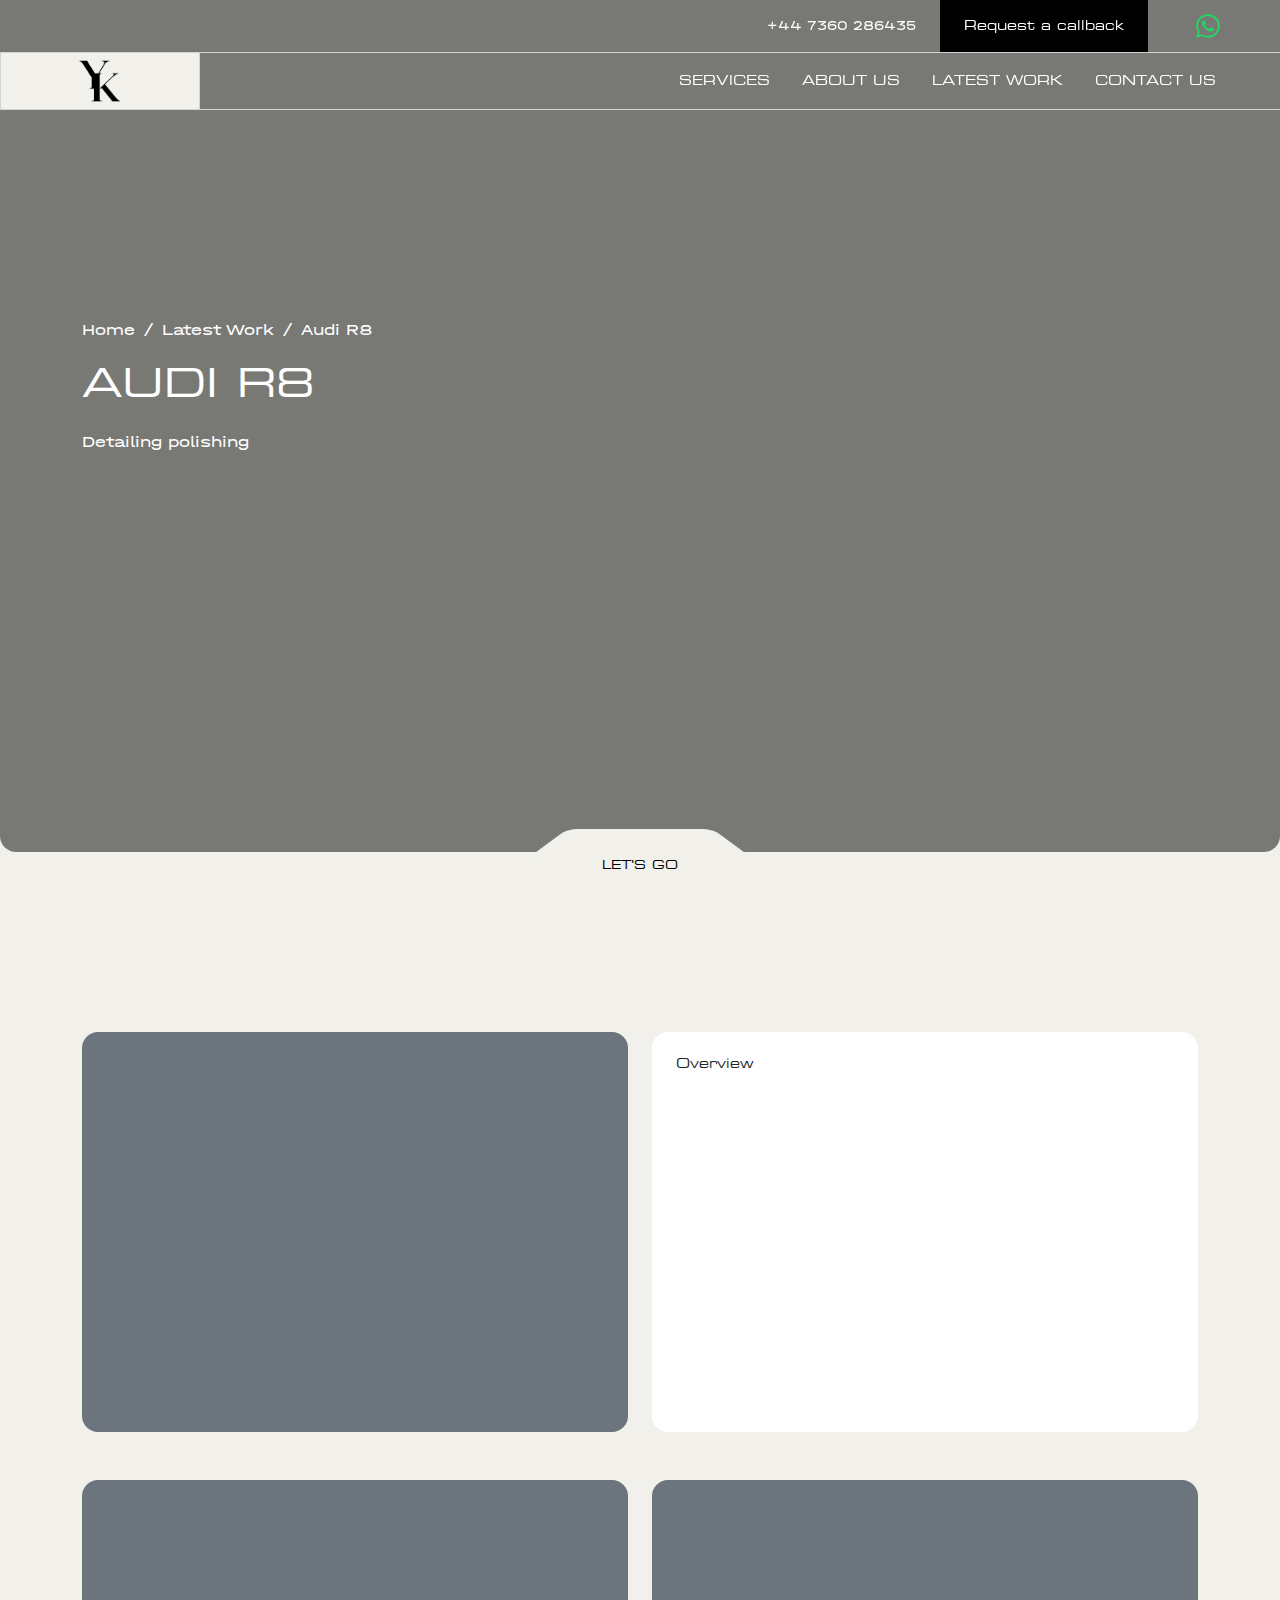
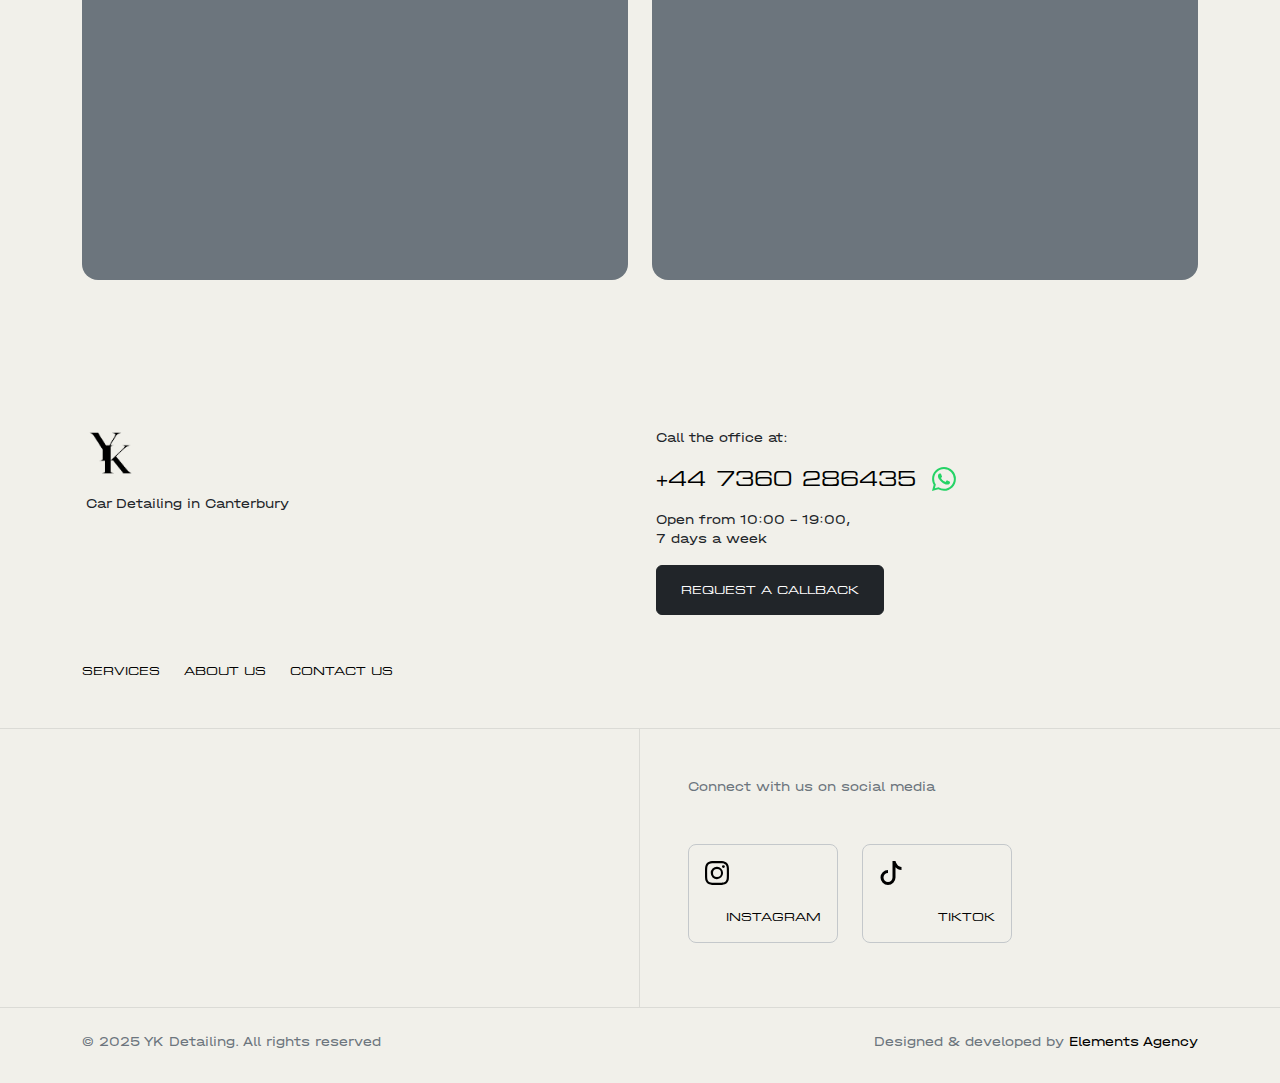
<file: audi-r8.html>
<!DOCTYPE html>
<html lang="en">
<head>
        <meta name=”robots” content="index, follow">
        <meta charset="UTF-8">
        <meta name="viewport" content="width=device-width, initial-scale=1.0">
        
        <title>YK Detailing | Car Detailing in Canterbury</title>
        <meta name="description" content="Car Detailing Canterbury - YK Detailing offers premium car detailing, polishing, and ceramic coating services in Canterbury and surrounding areas.">
        <meta name="author" content="your Site Name">
    
        <meta property="og:title" content="YK Detailing | Car Detailing in Canterbury">
        <meta property="og:type" content="website">
        <meta property="og:url" content="https://ykdetailing.co.uk/">
        <meta property="og:description" content="Car Detailing Canterbury - YK Detailing offers premium car detailing, polishing, and ceramic coating services in Canterbury and surrounding areas.">
        <meta property="og:image" content="https://ykdetailing.co.uk/img/meta-image.webp">
        <meta property="og:locale" content="en_GB">
        <meta property="og:site_name" content="YK Detailing">
    
        <link rel="icon" href="./img/favicon/favicon.ico">
        <link rel="icon" href="./img/favicon/favicon.svg" type="image/svg+xml">
        <link rel="apple-touch-icon" href="./img/favicon/favicon.png">
    
        <link rel="canonical" href="https://ykdetailing.co.uk/"/>
    
        <link rel="stylesheet" href="./css/reset.css">
        <link href="https://cdn.jsdelivr.net/npm/bootstrap@5.3.3/dist/css/bootstrap.min.css" rel="stylesheet" integrity="sha384-QWTKZyjpPEjISv5WaRU9OFeRpok6YctnYmDr5pNlyT2bRjXh0JMhjY6hW+ALEwIH" crossorigin="anonymous">
        <link rel="stylesheet" href="./css/styles.css">
</head>
<body>
    <header class="header">
            <div class="container-fluid p-0">
                <div class="container-fluid d-none d-lg-block">
                    <div class="row d-flex align-items-center justify-content-end" style="border-bottom: 1px solid lightgray;">
                        <div class="col-auto d-flex align-items-center">
                            <a class="text-decoration-none small phone__mobile__desktop" href="tel:+447360286435">+44 7360 286435</a>
                            <button id="callback-btn" type="button" class="btn btn-dark text-white btn-sm px-4 py-3 ms-3 ms-lg-4 me-3 me-lg-5 eurostile rounded-0 small" data-bs-toggle="modal" data-bs-target="#staticBackdrop">Request a callback</button>    
                            <a class="text-decoration-none me-3 icon-replace-link d-inline-flex me-lg-5 whatsapp" href="https://wa.me/447360286435" target="_blank" rel="nofollow noopener noreferrer" aria-label="Contact us via WhatsApp">
                                <span class="d-inline-flex position-relative">
                                    <svg xmlns="http://www.w3.org/2000/svg" width="24" height="24" aria-hidden="true" aria-label="Contact us via WhatsApp" fill="currentColor" class="bi bi-whatsapp" viewBox="0 0 16 16">
                                        <path d="M13.601 2.326A7.85 7.85 0 0 0 7.994 0C3.627 0 .068 3.558.064 7.926c0 1.399.366 2.76 1.057 3.965L0 16l4.204-1.102a7.9 7.9 0 0 0 3.79.965h.004c4.368 0 7.926-3.558 7.93-7.93A7.9 7.9 0 0 0 13.6 2.326zM7.994 14.521a6.6 6.6 0 0 1-3.356-.92l-.24-.144-2.494.654.666-2.433-.156-.251a6.56 6.56 0 0 1-1.007-3.505c0-3.626 2.957-6.584 6.591-6.584a6.56 6.56 0 0 1 4.66 1.931 6.56 6.56 0 0 1 1.928 4.66c-.004 3.639-2.961 6.592-6.592 6.592m3.615-4.934c-.197-.099-1.17-.578-1.353-.646-.182-.065-.315-.099-.445.099-.133.197-.513.646-.627.775-.114.133-.232.148-.43.05-.197-.1-.836-.308-1.592-.985-.59-.525-.985-1.175-1.103-1.372-.114-.198-.011-.304.088-.403.087-.088.197-.232.296-.346.1-.114.133-.198.198-.33.065-.134.034-.248-.015-.347-.05-.099-.445-1.076-.612-1.47-.16-.389-.323-.335-.445-.34-.114-.007-.247-.007-.38-.007a.73.73 0 0 0-.529.247c-.182.198-.691.677-.691 1.654s.71 1.916.81 2.049c.098.133 1.394 2.132 3.383 2.992.47.205.84.326 1.129.418.475.152.904.129 1.246.08.38-.058 1.171-.48 1.338-.943.164-.464.164-.86.114-.943-.049-.084-.182-.133-.38-.232"/>
                                    </svg>
                                </span>
                            </a>
                        </div>
                    </div>
                </div>
                <div class="header__body">
                    <div class="header__burger mx-3">
                        <span></span>
                    </div>
                    <div class="header__logo">
                        <a href="/">
                            <img src="./img/logo/logo-black.webp" alt="logo" class="logo">
                        </a>
                    </div>
                    <div class="phone__mobile mx-3">
                        <button id="callback-btn" type="button" data-bs-toggle="modal" data-bs-target="#staticBackdrop" style="background-color: transparent;">
                            <svg xmlns="http://www.w3.org/2000/svg" width="24" height="24" fill="currentColor" class="bi bi-telephone-fill" viewBox="0 0 16 16">
                                <path fill-rule="evenodd" d="M1.885.511a1.745 1.745 0 0 1 2.61.163L6.29 2.98c.329.423.445.974.315 1.494l-.547 2.19a.68.68 0 0 0 .178.643l2.457 2.457a.68.68 0 0 0 .644.178l2.189-.547a1.75 1.75 0 0 1 1.494.315l2.306 1.794c.829.645.905 1.87.163 2.611l-1.034 1.034c-.74.74-1.846 1.065-2.877.702a18.6 18.6 0 0 1-7.01-4.42 18.6 18.6 0 0 1-4.42-7.009c-.362-1.03-.037-2.137.703-2.877z"/>
                            </svg>
                        </button>   
                    </div>
                    <nav class="header__menu me-lg-5">
                        <ul class="header__list eurostile">
                            <li class="px-3 py-3">
                                <a href="/#services" class="header__link small">Services</a>
                            </li>
                            <li class="px-3 py-3">
                                <a href="/#about" class="header__link small">About us</a>
                            </li>
                            <li class="px-3 py-3">
                                <a href="/#portfolio" class="header__link small">Latest Work</a>
                            </li>
                            <li class="px-3 py-3">
                                <a href="/#contact" class="header__link small">Contact us</a>
                            </li>
                        </ul>
                        <div class="w-100 position-absolute bottom-0 start-0 d-md-none">
                            <div class="flex-row row mx-0 border-top border-opacity-10 border-dark z-index-3">
                                <div class="col px-0">
                                    <a class="link-dark h-100 align-items-center d-flex p-2 p-sm-4 text-decoration-none small fw-medium justify-content-center" href="tel:+447360286435">+44 7360 286435</a>
                                </div>
                                <div class="col-auto px-0">
                                    <a class="border-start border-opacity-10 border-dark text-decoration-none p-2 p-sm-4 d-inline-flex icon-replace-link whatsapp" href="https://wa.me/447360286435" target="_blank" rel="nofollow noopener noreferrer" aria-label="Contact us via WhatsApp">
                                        <span class="d-inline-flex position-relative">
                                            <svg xmlns="http://www.w3.org/2000/svg" width="24" height="24" aria-hidden="true" aria-label="Contact us via WhatsApp" fill="currentColor" class="bi bi-whatsapp" viewBox="0 0 16 16">
                                                <path d="M13.601 2.326A7.85 7.85 0 0 0 7.994 0C3.627 0 .068 3.558.064 7.926c0 1.399.366 2.76 1.057 3.965L0 16l4.204-1.102a7.9 7.9 0 0 0 3.79.965h.004c4.368 0 7.926-3.558 7.93-7.93A7.9 7.9 0 0 0 13.6 2.326zM7.994 14.521a6.6 6.6 0 0 1-3.356-.92l-.24-.144-2.494.654.666-2.433-.156-.251a6.56 6.56 0 0 1-1.007-3.505c0-3.626 2.957-6.584 6.591-6.584a6.56 6.56 0 0 1 4.66 1.931 6.56 6.56 0 0 1 1.928 4.66c-.004 3.639-2.961 6.592-6.592 6.592m3.615-4.934c-.197-.099-1.17-.578-1.353-.646-.182-.065-.315-.099-.445.099-.133.197-.513.646-.627.775-.114.133-.232.148-.43.05-.197-.1-.836-.308-1.592-.985-.59-.525-.985-1.175-1.103-1.372-.114-.198-.011-.304.088-.403.087-.088.197-.232.296-.346.1-.114.133-.198.198-.33.065-.134.034-.248-.015-.347-.05-.099-.445-1.076-.612-1.47-.16-.389-.323-.335-.445-.34-.114-.007-.247-.007-.38-.007a.73.73 0 0 0-.529.247c-.182.198-.691.677-.691 1.654s.71 1.916.81 2.049c.098.133 1.394 2.132 3.383 2.992.47.205.84.326 1.129.418.475.152.904.129 1.246.08.38-.058 1.171-.48 1.338-.943.164-.464.164-.86.114-.943-.049-.084-.182-.133-.38-.232"/>
                                            </svg>
                                        </span>
                                    </a>
                                </div>
                            </div>
                        </div>
                    </nav>
                </div>
            </div>
    </header>
    <main id="main">
        <div class="z-index-1 position-relative w-100 d-flex align-items-center rounded-top-0 rounded-4" style="height: calc(-3rem + 100vh); min-height: 21.25rem; width: 100% !important;">
            <div class="rounded-top-0 rounded-4 position-absolute z-index-0 top-0 start-0 overflow-hidden w-100 h-100" style="background-color: #f1f0ea; width:100% !important;height:100% !important;">
                <div style="position: absolute; top: 0px; left: 0px; width: 100%; height: 100%; background-size: cover; background-repeat: no-repeat; background-position: center center; background-image: linear-gradient( rgba(0, 0, 0, 0.5), rgba(0, 0, 0, 0.5) ),url();"></div>
            </div>
            <div class="position-relative z-index-3 w-100 h-100 d-flex flex-column align-items-center rounded-top-0 rounded-4 justify-content-center pb-3">
                <div class="container" style="height:200px;">                      
                      <nav aria-label="breadcrumb">
                        <ol class="breadcrumb">
                          <li class="breadcrumb-item"><a href="/" class="text-white">Home</a></li>
                          <li class="breadcrumb-item"><a href="/#portfolio" class="text-white">Latest Work</a></li>
                          <li class="breadcrumb-item active text-white" aria-current="page">Audi R8</li>
                        </ol>
                      </nav>
                    <h1 class="fs-1 mb-4 text-white text-uppercase fw-medium eurostile">Audi R8</h1>
                        <div class="text-white fw-medium px-0 col-12 col-md-7">
                            <p>Detailing polishing<br><br><br><br></p>
                        </div>
                </div>
                <div class="position-absolute start-50 bottom-0 d-flex flex-column translate-middle-x align-items-center" style="height:36px;margin-bottom:-13px;">
                        <svg width="254" height="31" aria-hidden="true" viewBox="0 0 253 31">
                            <path d="M65.6635 0C58.3803 0 51.6108 1.72068 47.7507 4.55314L17.9127 26.4469C14.0526 29.2793 7.28313 31 0 31H126.999L127 0H65.6635Z" fill="#F1F0EB"></path>
                            <path d="M187.337 0C194.62 0 201.389 1.72068 205.249 4.55314L235.087 26.4469C238.947 29.2793 245.717 31 253 31H126.001L126 0H187.337Z" fill="#F1F0EB"></path>
                        </svg>
                        <a class="link-dark text-decoration-none mt-3 fw-medium text-uppercase position-absolute eurostile" style="font-size: 12px; bottom: -8px; color: rgb(0, 0, 0) !important;" href="#portfolio__item">
                            Let's Go </a>
                </div>
            </div>
        </div>
    </main>
    <section id="portfolio__item" class="section">
        <div class="container">
            <div class="row d-flex align-items-stretch">
                <div class="col-12 col-md-6 d-flex align-items-stretch mb-5" style="height: 400px;">
                    <div class="bg-secondary rounded-4 p-4 w-100"></div>
                </div>
                <div class="col-12 col-md-6 d-flex align-items-stretch mb-5">
                    <div class="d-flex flex-column justify-content-between bg-white rounded-4 p-4 w-100">
                        <h2 class="small fw-medium mb-5 eurostile">Overview</h2>
                        <p class="mb-0 fw-medium"></p>
                    </div>
                </div>
                <div class="col-12 col-md-6 d-flex align-items-stretch mb-5" style="height: 400px;">
                    <div class="bg-secondary rounded-4 p-4 w-100"></div>
                </div>
                <div class="col-12 col-md-6 d-flex align-items-stretch mb-5" style="height: 400px;">
                    <div class="bg-secondary rounded-4 p-4 w-100"></div>
                </div>
            </div>
        </div>
    </section>
    <footer id="contact" class="section">
        <div class="container">
            <div class="row pb-5">
                <div class="col-12 col-md-6 px-4 px-md-3">
                    <a href="/" class="d-block mb-3">
                        <img src="./img/logo/logo-black.webp" alt="logo" style="height: 50px;">
                    </a>
                    <p class="small mb-3">Car Detailing in Canterbury</p>
                </div>
                <div class="col-12 col-md-6 px-4 px-md-3">
                    <div class="row">
                        <div class="col-12 col-md-auto">
                            <p class="small mb-3">Call the office at:</p>
                            <p class="d-flex align-items-center">
                                <a href="tel:+447360286435" class="fs-5 text-uppercase fw-medium text-decoration-none me-3 eurostile footer__link">+44 7360 286435</a>
                                <a class="text-decoration-none me-3 icon-replace-link d-inline-flex whatsapp" href="https://wa.me/447360286435" target="_blank" rel="nofollow noopener noreferrer" aria-label="Contact us via WhatsApp">
                                    <span class="d-inline-flex position-relative">
                                        <svg xmlns="http://www.w3.org/2000/svg" width="24" height="24" aria-hidden="true" aria-label="Contact us via WhatsApp" fill="currentColor" class="bi bi-whatsapp" viewBox="0 0 16 16">
                                            <path d="M13.601 2.326A7.85 7.85 0 0 0 7.994 0C3.627 0 .068 3.558.064 7.926c0 1.399.366 2.76 1.057 3.965L0 16l4.204-1.102a7.9 7.9 0 0 0 3.79.965h.004c4.368 0 7.926-3.558 7.93-7.93A7.9 7.9 0 0 0 13.6 2.326zM7.994 14.521a6.6 6.6 0 0 1-3.356-.92l-.24-.144-2.494.654.666-2.433-.156-.251a6.56 6.56 0 0 1-1.007-3.505c0-3.626 2.957-6.584 6.591-6.584a6.56 6.56 0 0 1 4.66 1.931 6.56 6.56 0 0 1 1.928 4.66c-.004 3.639-2.961 6.592-6.592 6.592m3.615-4.934c-.197-.099-1.17-.578-1.353-.646-.182-.065-.315-.099-.445.099-.133.197-.513.646-.627.775-.114.133-.232.148-.43.05-.197-.1-.836-.308-1.592-.985-.59-.525-.985-1.175-1.103-1.372-.114-.198-.011-.304.088-.403.087-.088.197-.232.296-.346.1-.114.133-.198.198-.33.065-.134.034-.248-.015-.347-.05-.099-.445-1.076-.612-1.47-.16-.389-.323-.335-.445-.34-.114-.007-.247-.007-.38-.007a.73.73 0 0 0-.529.247c-.182.198-.691.677-.691 1.654s.71 1.916.81 2.049c.098.133 1.394 2.132 3.383 2.992.47.205.84.326 1.129.418.475.152.904.129 1.246.08.38-.058 1.171-.48 1.338-.943.164-.464.164-.86.114-.943-.049-.084-.182-.133-.38-.232"/>
                                        </svg>
                                    </span>
                                </a>
                            </p>
                            <p class="small mb-3">Open from 10:00 - 19:00, <br>7 days a week</p>
                        </div>
                        <div class="col-12 col-md-auto">
                            <button type="button" class="btn btn-dark py-3 px-4 text-uppercase fw-medium little eurostile" data-bs-toggle="modal" data-bs-target="#staticBackdrop">Request a callback</button>
                        </div>
                    </div>
                </div>
            </div>
            <div class="row d-flex flex-row flex-wrap align-items-end">
                <div class="d-none d-md-flex col-12 col-md-6 align-items-center justify-content-start flex-wrap eurostile">
                    <a href="/#services" class="text-uppercase fw-medium text-decoration-none little footer__link">Services</a>
                    <a href="/#about" class="ms-4 text-uppercase fw-medium text-decoration-none little footer__link">About us</a>
                    <!-- <a href="/#portfolio" class="ms-4 text-uppercase fw-medium text-decoration-none little footer__link">Latest work</a> -->
                    <a href="/#contact" class="ms-4 text-uppercase fw-medium text-decoration-none little footer__link">Contact us</a>
                </div>
                <!-- <div class="col-12 col-md-6 d-flex flex-column align-items-start justify-content-start flex-wrap px-4 px-md-3">
                    <p class="small mb-0">Our address</p>
                    <p class="mb-0">
                        <a href="https://maps.app.goo.gl/VN39rJL8hxrcQbu6A" class="text-uppercase fw-medium text-decoration-none little eurostile footer__link" target="_blank" rel="nofollow noopener noreferrer">Canterbury</a>
                    </p>
                </div> -->
            </div>
        </div>
        <div class="border-top border-bottom border-opacity-10 border-dark mt-5">
            <div class="container">
                <div class="row">
                    <div class="d-none d-md-block col-md-6 py-4 py-md-5 px-4 ps-md-5 border-end border-opacity-10 border-dark"></div>
                    <div class="col-12 col-md-6 py-4 py-md-5 px-4 ps-md-5">
                        <p class="small mb-md-5 mb-4 text-secondary">Connect with us on social media</p>
                        <div class="row">
                            <div class="col-6 col-lg-4">
                                <div class="text-white rounded-3">
                                    <a href="https://www.instagram.com/yk_detail/" class="text-decoration-none h-100 d-flex flex-column align-items-center align-items-md-start border border-secondary-subtle rounded-3 p-3 justify-content-center mb-3" id="instagram" target="_blank" rel="nofollow noopener noreferrer">
                                        <svg xmlns="http://www.w3.org/2000/svg" width="24" height="24" fill="currentColor" class="bi bi-instagram" viewBox="0 0 16 16">
                                            <path d="M8 0C5.829 0 5.556.01 4.703.048 3.85.088 3.269.222 2.76.42a3.9 3.9 0 0 0-1.417.923A3.9 3.9 0 0 0 .42 2.76C.222 3.268.087 3.85.048 4.7.01 5.555 0 5.827 0 8.001c0 2.172.01 2.444.048 3.297.04.852.174 1.433.372 1.942.205.526.478.972.923 1.417.444.445.89.719 1.416.923.51.198 1.09.333 1.942.372C5.555 15.99 5.827 16 8 16s2.444-.01 3.298-.048c.851-.04 1.434-.174 1.943-.372a3.9 3.9 0 0 0 1.416-.923c.445-.445.718-.891.923-1.417.197-.509.332-1.09.372-1.942C15.99 10.445 16 10.173 16 8s-.01-2.445-.048-3.299c-.04-.851-.175-1.433-.372-1.941a3.9 3.9 0 0 0-.923-1.417A3.9 3.9 0 0 0 13.24.42c-.51-.198-1.092-.333-1.943-.372C10.443.01 10.172 0 7.998 0zm-.717 1.442h.718c2.136 0 2.389.007 3.232.046.78.035 1.204.166 1.486.275.373.145.64.319.92.599s.453.546.598.92c.11.281.24.705.275 1.485.039.843.047 1.096.047 3.231s-.008 2.389-.047 3.232c-.035.78-.166 1.203-.275 1.485a2.5 2.5 0 0 1-.599.919c-.28.28-.546.453-.92.598-.28.11-.704.24-1.485.276-.843.038-1.096.047-3.232.047s-2.39-.009-3.233-.047c-.78-.036-1.203-.166-1.485-.276a2.5 2.5 0 0 1-.92-.598 2.5 2.5 0 0 1-.6-.92c-.109-.281-.24-.705-.275-1.485-.038-.843-.046-1.096-.046-3.233s.008-2.388.046-3.231c.036-.78.166-1.204.276-1.486.145-.373.319-.64.599-.92s.546-.453.92-.598c.282-.11.705-.24 1.485-.276.738-.034 1.024-.044 2.515-.045zm4.988 1.328a.96.96 0 1 0 0 1.92.96.96 0 0 0 0-1.92m-4.27 1.122a4.109 4.109 0 1 0 0 8.217 4.109 4.109 0 0 0 0-8.217m0 1.441a2.667 2.667 0 1 1 0 5.334 2.667 2.667 0 0 1 0-5.334"/>
                                        </svg>
                                        <p class="w-100 d-none d-md-block fw-medium pt-4 mb-0 text-end text-uppercase little eurostile">Instagram</p>
                                    </a>
                                </div>
                            </div>
                            <div class="col-6 col-lg-4">
                                <div class="text-white rounded-3">
                                    <a href="https://www.tiktok.com/@yk_detailing/" class="text-decoration-none h-100 d-flex flex-column align-items-center align-items-md-start border border-secondary-subtle rounded-3 p-3 justify-content-center mb-3" id="tiktok" target="_blank" rel="nofollow noopener noreferrer">
                                        <svg xmlns="http://www.w3.org/2000/svg" width="24" height="24" fill="currentColor" class="bi bi-tiktok" viewBox="0 0 16 16">
                                            <path d="M9 0h1.98c.144.715.54 1.617 1.235 2.512C12.895 3.389 13.797 4 15 4v2c-1.753 0-3.07-.814-4-1.829V11a5 5 0 1 1-5-5v2a3 3 0 1 0 3 3z"/>
                                        </svg>
                                        <p class="w-100 d-none d-md-block fw-medium pt-4 mb-0 text-end text-uppercase little eurostile">TikTok</p>
                                    </a>
                                </div>
                            </div>
                        </div>
                    </div>
                </div>
            </div>
        </div>
        <div class="container">
            <div class="row">
                <div class="col-12 col-md-6 pt-4 py-md-4">
                    <p class="text-md-start text-center small text-secondary mb-2">
                        © 2025 YK Detailing. All rights reserved</p>
                </div>
                <div class="col-12 col-md-6 py-4">
                    <p class="text-md-end text-center small text-secondary mb-2 text-end">
                        Designed & developed by <a class="footer__link text-decoration-none" href="https://elementsagency.co.uk/" target="_blank" rel="nofollow noopener noreferrer">Elements Agency</a>
                </div>
            </div>
        </div>
    </footer>

    <div class="modal fade" id="staticBackdrop" data-bs-backdrop="static" data-bs-keyboard="false" tabindex="-1" aria-labelledby="staticBackdropLabel" aria-hidden="true">
    <div class="modal-dialog modal-dialog-centered modal-lg">
        <div class="modal-content">
        <div class="modal-header">
            <h3 class="modal-title fs-5 eurostile" id="exampleModalLabel">REQUEST A CALLBACK</h3>
            <button type="button" class="btn-close" data-bs-dismiss="modal" aria-label="Close"></button>
        </div>
        <div class="modal-body pt-1">
            <p class="text-black-50 mb-3 small">Enter your details below, and one of our team will contact you as soon as possible.</p>
            <iframe name="hiddenConfirm" id="hiddenConfirm" onload="if(submitted){window.location='submission.html'}"></iframe>
            <form action="https://docs.google.com/forms/u/4/d/1wtr3WTQTUmytu30MJ9Ji4jzC79sp9xd3E_bLeSUKLY0/formResponse" method="post" target="hiddenConfirm" onsubmit="submitted = true" class="needs-validation" novalidate>
                <div class="row">
                    <div class="col-12 col-md-6">
                        <div class="form-floating mb-3 required-field">
                            <input type="text" class="form-control" id="name" value="" name="entry.1613535423" required placeholder="Name">
                            <label for="name" class="small">Your name</label>
                        </div>
                    </div>
                    <div class="col-12 col-md-6">
                        <div class="form-floating required-field">
                            <input type="tel" class="form-control" id="phone" value="" name="entry.1461554034" required placeholder="Phone number" minlength="10" maxlength="15">
                            <label for="phone" class="small">Phone number</label>
                        </div>
                    </div>
                </div>
                <div class="modal-footer p-0 mt-3 mt-md-0">
                    <button type="submit" class="lead-from-send py-2 mx-0 my-2 btn btn-dark w-100 eurostile">Request a callback</button>
                </div>
            </form>
        </div>
        </div>
    </div>
    </div>

    <script src="https://cdn.jsdelivr.net/npm/bootstrap@5.3.3/dist/js/bootstrap.bundle.min.js" integrity="sha384-YvpcrYf0tY3lHB60NNkmXc5s9fDVZLESaAA55NDzOxhy9GkcIdslK1eN7N6jIeHz" crossorigin="anonymous"></script>
    <script src="https://ajax.googleapis.com/ajax/libs/jquery/3.6.0/jquery.min.js"></script>
    <script src="./js/script.js"></script>
</body>
</html>
</file>
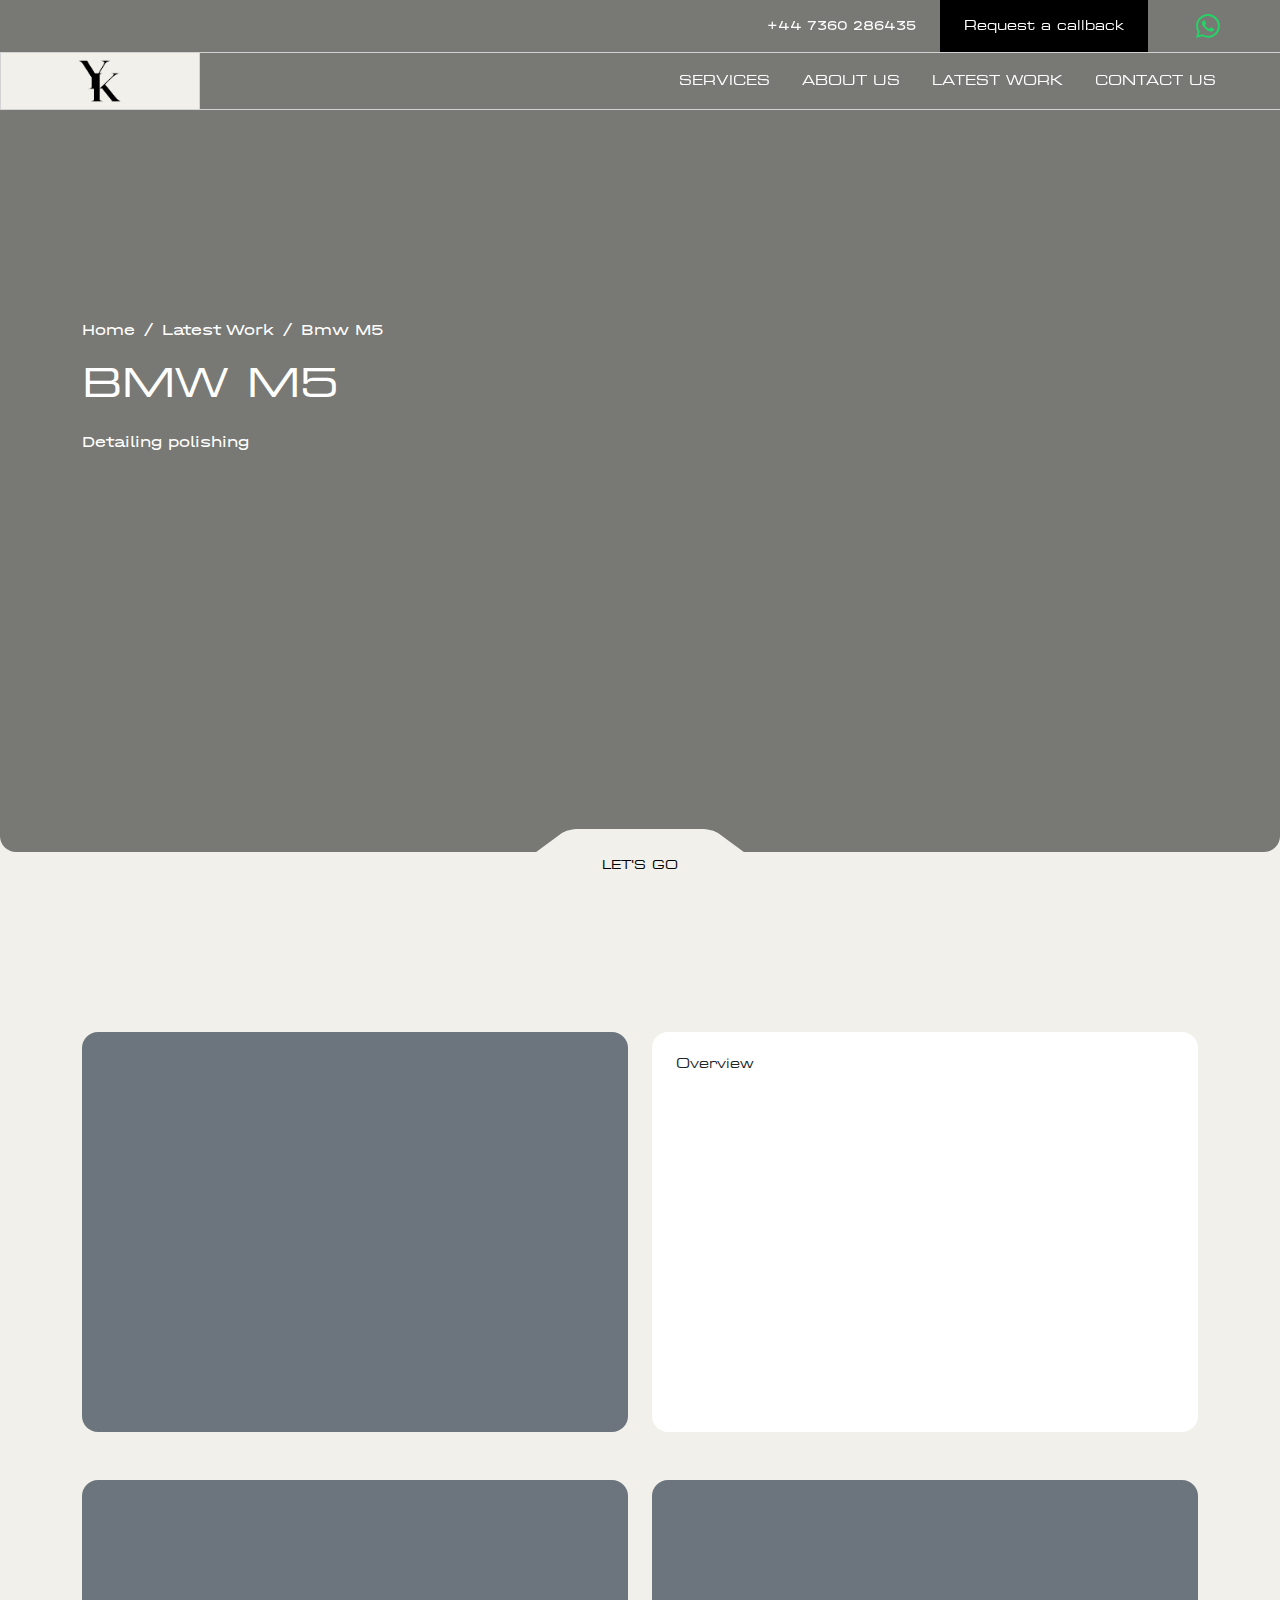
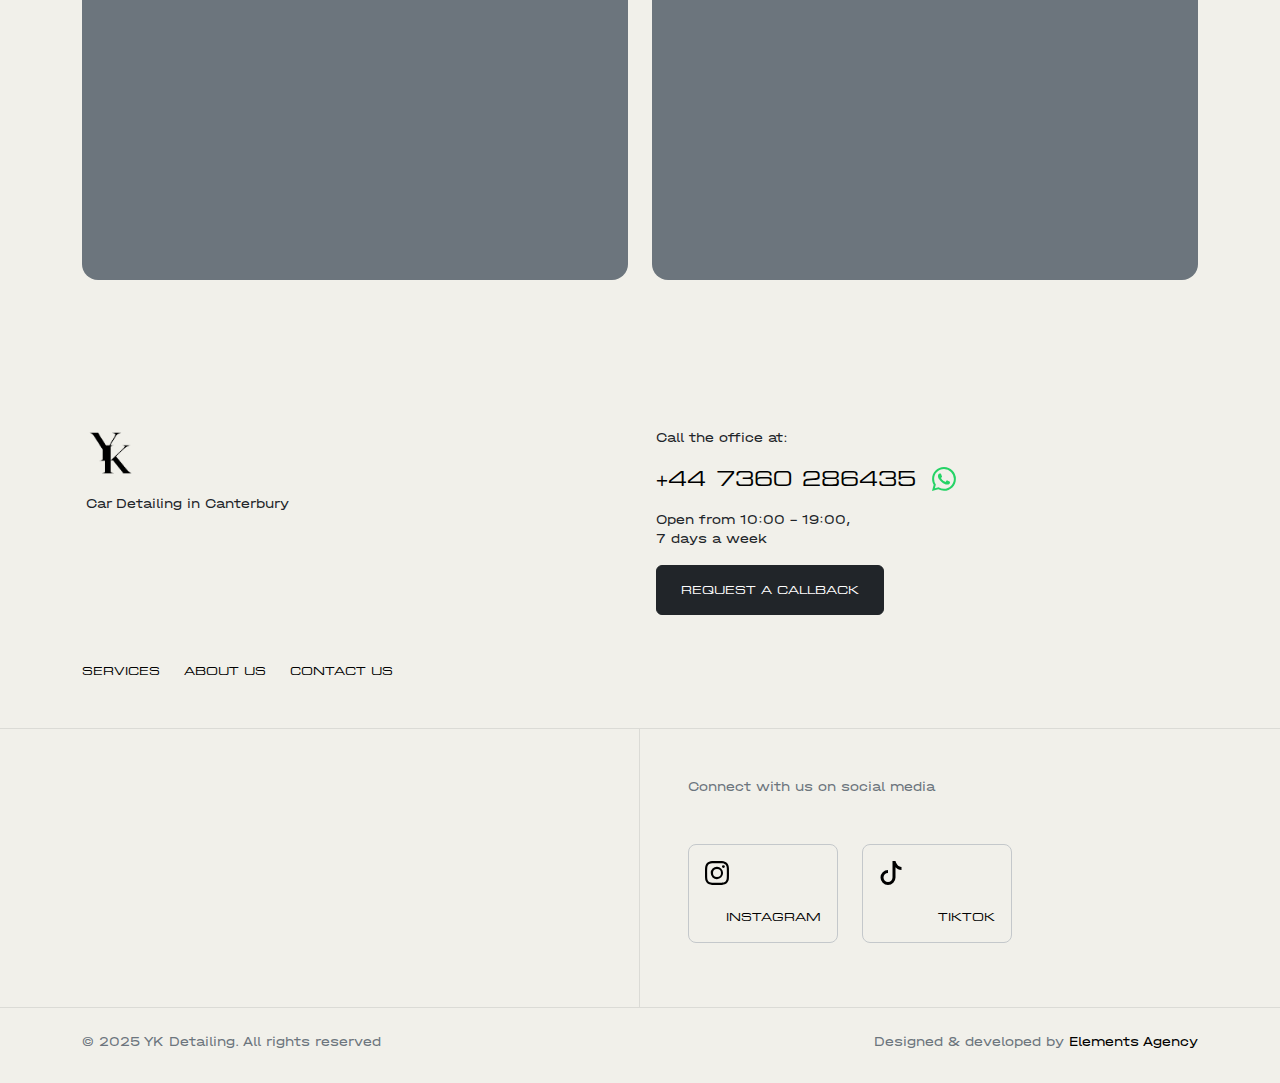
<file: bmw-5.html>
<!DOCTYPE html>
<html lang="en">
<head>
        <meta name=”robots” content="index, follow">
        <meta charset="UTF-8">
        <meta name="viewport" content="width=device-width, initial-scale=1.0">
        
        <title>YK Detailing | Car Detailing in Canterbury</title>
        <meta name="description" content="Car Detailing Canterbury - YK Detailing offers premium car detailing, polishing, and ceramic coating services in Canterbury and surrounding areas.">
        <meta name="author" content="your Site Name">
    
        <meta property="og:title" content="YK Detailing | Car Detailing in Canterbury">
        <meta property="og:type" content="website">
        <meta property="og:url" content="https://ykdetailing.co.uk/">
        <meta property="og:description" content="Car Detailing Canterbury - YK Detailing offers premium car detailing, polishing, and ceramic coating services in Canterbury and surrounding areas.">
        <meta property="og:image" content="https://ykdetailing.co.uk/img/meta-image.webp">
        <meta property="og:locale" content="en_GB">
        <meta property="og:site_name" content="YK Detailing">
    
        <link rel="icon" href="./img/favicon/favicon.ico">
        <link rel="icon" href="./img/favicon/favicon.svg" type="image/svg+xml">
        <link rel="apple-touch-icon" href="./img/favicon/favicon.png">
    
        <link rel="canonical" href="https://ykdetailing.co.uk/"/>
    
        <link rel="stylesheet" href="./css/reset.css">
        <link href="https://cdn.jsdelivr.net/npm/bootstrap@5.3.3/dist/css/bootstrap.min.css" rel="stylesheet" integrity="sha384-QWTKZyjpPEjISv5WaRU9OFeRpok6YctnYmDr5pNlyT2bRjXh0JMhjY6hW+ALEwIH" crossorigin="anonymous">
        <link rel="stylesheet" href="./css/styles.css">
</head>
<body>
    <header class="header">
            <div class="container-fluid p-0">
                <div class="container-fluid d-none d-lg-block">
                    <div class="row d-flex align-items-center justify-content-end" style="border-bottom: 1px solid lightgray;">
                        <div class="col-auto d-flex align-items-center">
                            <a class="text-decoration-none small phone__mobile__desktop" href="tel:+447360286435">+44 7360 286435</a>
                            <button id="callback-btn" type="button" class="btn btn-dark text-white btn-sm px-4 py-3 ms-3 ms-lg-4 me-3 me-lg-5 eurostile rounded-0 small" data-bs-toggle="modal" data-bs-target="#staticBackdrop">Request a callback</button>    
                            <a class="text-decoration-none me-3 icon-replace-link d-inline-flex me-lg-5 whatsapp" href="https://wa.me/447360286435" target="_blank" rel="nofollow noopener noreferrer" aria-label="Contact us via WhatsApp">
                                <span class="d-inline-flex position-relative">
                                    <svg xmlns="http://www.w3.org/2000/svg" width="24" height="24" aria-hidden="true" aria-label="Contact us via WhatsApp" fill="currentColor" class="bi bi-whatsapp" viewBox="0 0 16 16">
                                        <path d="M13.601 2.326A7.85 7.85 0 0 0 7.994 0C3.627 0 .068 3.558.064 7.926c0 1.399.366 2.76 1.057 3.965L0 16l4.204-1.102a7.9 7.9 0 0 0 3.79.965h.004c4.368 0 7.926-3.558 7.93-7.93A7.9 7.9 0 0 0 13.6 2.326zM7.994 14.521a6.6 6.6 0 0 1-3.356-.92l-.24-.144-2.494.654.666-2.433-.156-.251a6.56 6.56 0 0 1-1.007-3.505c0-3.626 2.957-6.584 6.591-6.584a6.56 6.56 0 0 1 4.66 1.931 6.56 6.56 0 0 1 1.928 4.66c-.004 3.639-2.961 6.592-6.592 6.592m3.615-4.934c-.197-.099-1.17-.578-1.353-.646-.182-.065-.315-.099-.445.099-.133.197-.513.646-.627.775-.114.133-.232.148-.43.05-.197-.1-.836-.308-1.592-.985-.59-.525-.985-1.175-1.103-1.372-.114-.198-.011-.304.088-.403.087-.088.197-.232.296-.346.1-.114.133-.198.198-.33.065-.134.034-.248-.015-.347-.05-.099-.445-1.076-.612-1.47-.16-.389-.323-.335-.445-.34-.114-.007-.247-.007-.38-.007a.73.73 0 0 0-.529.247c-.182.198-.691.677-.691 1.654s.71 1.916.81 2.049c.098.133 1.394 2.132 3.383 2.992.47.205.84.326 1.129.418.475.152.904.129 1.246.08.38-.058 1.171-.48 1.338-.943.164-.464.164-.86.114-.943-.049-.084-.182-.133-.38-.232"/>
                                    </svg>
                                </span>
                            </a>
                        </div>
                    </div>
                </div>
                <div class="header__body">
                    <div class="header__burger mx-3">
                        <span></span>
                    </div>
                    <div class="header__logo">
                        <a href="/">
                            <img src="./img/logo/logo-black.webp" alt="logo" class="logo">
                        </a>
                    </div>
                    <div class="phone__mobile mx-3">
                        <button id="callback-btn" type="button" data-bs-toggle="modal" data-bs-target="#staticBackdrop" style="background-color: transparent;">
                            <svg xmlns="http://www.w3.org/2000/svg" width="24" height="24" fill="currentColor" class="bi bi-telephone-fill" viewBox="0 0 16 16">
                                <path fill-rule="evenodd" d="M1.885.511a1.745 1.745 0 0 1 2.61.163L6.29 2.98c.329.423.445.974.315 1.494l-.547 2.19a.68.68 0 0 0 .178.643l2.457 2.457a.68.68 0 0 0 .644.178l2.189-.547a1.75 1.75 0 0 1 1.494.315l2.306 1.794c.829.645.905 1.87.163 2.611l-1.034 1.034c-.74.74-1.846 1.065-2.877.702a18.6 18.6 0 0 1-7.01-4.42 18.6 18.6 0 0 1-4.42-7.009c-.362-1.03-.037-2.137.703-2.877z"/>
                            </svg>
                        </button>   
                    </div>
                    <nav class="header__menu me-lg-5">
                        <ul class="header__list eurostile">
                            <li class="px-3 py-3">
                                <a href="/#services" class="header__link small">Services</a>
                            </li>
                            <li class="px-3 py-3">
                                <a href="/#about" class="header__link small">About us</a>
                            </li>
                            <li class="px-3 py-3">
                                <a href="/#portfolio" class="header__link small">Latest Work</a>
                            </li>
                            <li class="px-3 py-3">
                                <a href="/#contact" class="header__link small">Contact us</a>
                            </li>
                        </ul>
                        <div class="w-100 position-absolute bottom-0 start-0 d-md-none">
                            <div class="flex-row row mx-0 border-top border-opacity-10 border-dark z-index-3">
                                <div class="col px-0">
                                    <a class="link-dark h-100 align-items-center d-flex p-2 p-sm-4 text-decoration-none small fw-medium justify-content-center" href="tel:+447360286435">+44 7360 286435</a>
                                </div>
                                <div class="col-auto px-0">
                                    <a class="border-start border-opacity-10 border-dark text-decoration-none p-2 p-sm-4 d-inline-flex icon-replace-link whatsapp" href="https://wa.me/447360286435" target="_blank" rel="nofollow noopener noreferrer" aria-label="Contact us via WhatsApp">
                                        <span class="d-inline-flex position-relative">
                                            <svg xmlns="http://www.w3.org/2000/svg" width="24" height="24" aria-hidden="true" aria-label="Contact us via WhatsApp" fill="currentColor" class="bi bi-whatsapp" viewBox="0 0 16 16">
                                                <path d="M13.601 2.326A7.85 7.85 0 0 0 7.994 0C3.627 0 .068 3.558.064 7.926c0 1.399.366 2.76 1.057 3.965L0 16l4.204-1.102a7.9 7.9 0 0 0 3.79.965h.004c4.368 0 7.926-3.558 7.93-7.93A7.9 7.9 0 0 0 13.6 2.326zM7.994 14.521a6.6 6.6 0 0 1-3.356-.92l-.24-.144-2.494.654.666-2.433-.156-.251a6.56 6.56 0 0 1-1.007-3.505c0-3.626 2.957-6.584 6.591-6.584a6.56 6.56 0 0 1 4.66 1.931 6.56 6.56 0 0 1 1.928 4.66c-.004 3.639-2.961 6.592-6.592 6.592m3.615-4.934c-.197-.099-1.17-.578-1.353-.646-.182-.065-.315-.099-.445.099-.133.197-.513.646-.627.775-.114.133-.232.148-.43.05-.197-.1-.836-.308-1.592-.985-.59-.525-.985-1.175-1.103-1.372-.114-.198-.011-.304.088-.403.087-.088.197-.232.296-.346.1-.114.133-.198.198-.33.065-.134.034-.248-.015-.347-.05-.099-.445-1.076-.612-1.47-.16-.389-.323-.335-.445-.34-.114-.007-.247-.007-.38-.007a.73.73 0 0 0-.529.247c-.182.198-.691.677-.691 1.654s.71 1.916.81 2.049c.098.133 1.394 2.132 3.383 2.992.47.205.84.326 1.129.418.475.152.904.129 1.246.08.38-.058 1.171-.48 1.338-.943.164-.464.164-.86.114-.943-.049-.084-.182-.133-.38-.232"/>
                                            </svg>
                                        </span>
                                    </a>
                                </div>
                            </div>
                        </div>
                    </nav>
                </div>
            </div>
    </header>
    <main id="main">
        <div class="z-index-1 position-relative w-100 d-flex align-items-center rounded-top-0 rounded-4" style="height: calc(-3rem + 100vh); min-height: 21.25rem; width: 100% !important;">
            <div class="rounded-top-0 rounded-4 position-absolute z-index-0 top-0 start-0 overflow-hidden w-100 h-100" style="background-color: #f1f0ea; width:100% !important;height:100% !important;">
                <div style="position: absolute; top: 0px; left: 0px; width: 100%; height: 100%; background-size: cover; background-repeat: no-repeat; background-position: center center; background-image: linear-gradient( rgba(0, 0, 0, 0.5), rgba(0, 0, 0, 0.5) ),url();"></div>
            </div>
            <div class="position-relative z-index-3 w-100 h-100 d-flex flex-column align-items-center rounded-top-0 rounded-4 justify-content-center pb-3">
                <div class="container" style="height:200px;">                      
                      <nav aria-label="breadcrumb">
                        <ol class="breadcrumb">
                            <li class="breadcrumb-item"><a href="/" class="text-white">Home</a></li>
                            <li class="breadcrumb-item"><a href="/#portfolio" class="text-white">Latest Work</a></li>
                          <li class="breadcrumb-item active text-white" aria-current="page">Bmw M5</li>
                        </ol>
                      </nav>
                    <h1 class="fs-1 mb-4 text-white text-uppercase fw-medium eurostile">Bmw M5</h1>
                        <div class="text-white fw-medium px-0 col-12 col-md-7">
                            <p>Detailing polishing<br><br><br><br></p>
                        </div>
                </div>
                <div class="position-absolute start-50 bottom-0 d-flex flex-column translate-middle-x align-items-center" style="height:36px;margin-bottom:-13px;">
                        <svg width="254" height="31" aria-hidden="true" viewBox="0 0 253 31">
                            <path d="M65.6635 0C58.3803 0 51.6108 1.72068 47.7507 4.55314L17.9127 26.4469C14.0526 29.2793 7.28313 31 0 31H126.999L127 0H65.6635Z" fill="#F1F0EB"></path>
                            <path d="M187.337 0C194.62 0 201.389 1.72068 205.249 4.55314L235.087 26.4469C238.947 29.2793 245.717 31 253 31H126.001L126 0H187.337Z" fill="#F1F0EB"></path>
                        </svg>
                        <a class="link-dark text-decoration-none mt-3 fw-medium text-uppercase position-absolute eurostile" style="font-size: 12px; bottom: -8px; color: rgb(0, 0, 0) !important;" href="#portfolio__item">
                            Let's Go </a>
                </div>
            </div>
        </div>
    </main>
    <section id="portfolio__item" class="section">
        <div class="container">
            <div class="row d-flex align-items-stretch">
                <div class="col-12 col-md-6 d-flex align-items-stretch mb-5" style="height: 400px;">
                    <div class="bg-secondary rounded-4 p-4 w-100"></div>
                </div>
                <div class="col-12 col-md-6 d-flex align-items-stretch mb-5">
                    <div class="d-flex flex-column justify-content-between bg-white rounded-4 p-4 w-100">
                        <h2 class="small fw-medium mb-5 eurostile">Overview</h2>
                        <p class="mb-0 fw-medium"></p>
                    </div>
                </div>
                <div class="col-12 col-md-6 d-flex align-items-stretch mb-5" style="height: 400px;">
                    <div class="bg-secondary rounded-4 p-4 w-100"></div>
                </div>
                <div class="col-12 col-md-6 d-flex align-items-stretch mb-5" style="height: 400px;">
                    <div class="bg-secondary rounded-4 p-4 w-100"></div>
                </div>
            </div>
        </div>
    </section>
    <footer id="contact" class="section">
        <div class="container">
            <div class="row pb-5">
                <div class="col-12 col-md-6 px-4 px-md-3">
                    <a href="/" class="d-block mb-3">
                        <img src="./img/logo/logo-black.webp" alt="logo" style="height: 50px;">
                    </a>
                    <p class="small mb-3">Car Detailing in Canterbury</p>
                </div>
                <div class="col-12 col-md-6 px-4 px-md-3">
                    <div class="row">
                        <div class="col-12 col-md-auto">
                            <p class="small mb-3">Call the office at:</p>
                            <p class="d-flex align-items-center">
                                <a href="tel:+447360286435" class="fs-5 text-uppercase fw-medium text-decoration-none me-3 eurostile footer__link">+44 7360 286435</a>
                                <a class="text-decoration-none me-3 icon-replace-link d-inline-flex whatsapp" href="https://wa.me/447360286435" target="_blank" rel="nofollow noopener noreferrer" aria-label="Contact us via WhatsApp">
                                    <span class="d-inline-flex position-relative">
                                        <svg xmlns="http://www.w3.org/2000/svg" width="24" height="24" aria-hidden="true" aria-label="Contact us via WhatsApp" fill="currentColor" class="bi bi-whatsapp" viewBox="0 0 16 16">
                                            <path d="M13.601 2.326A7.85 7.85 0 0 0 7.994 0C3.627 0 .068 3.558.064 7.926c0 1.399.366 2.76 1.057 3.965L0 16l4.204-1.102a7.9 7.9 0 0 0 3.79.965h.004c4.368 0 7.926-3.558 7.93-7.93A7.9 7.9 0 0 0 13.6 2.326zM7.994 14.521a6.6 6.6 0 0 1-3.356-.92l-.24-.144-2.494.654.666-2.433-.156-.251a6.56 6.56 0 0 1-1.007-3.505c0-3.626 2.957-6.584 6.591-6.584a6.56 6.56 0 0 1 4.66 1.931 6.56 6.56 0 0 1 1.928 4.66c-.004 3.639-2.961 6.592-6.592 6.592m3.615-4.934c-.197-.099-1.17-.578-1.353-.646-.182-.065-.315-.099-.445.099-.133.197-.513.646-.627.775-.114.133-.232.148-.43.05-.197-.1-.836-.308-1.592-.985-.59-.525-.985-1.175-1.103-1.372-.114-.198-.011-.304.088-.403.087-.088.197-.232.296-.346.1-.114.133-.198.198-.33.065-.134.034-.248-.015-.347-.05-.099-.445-1.076-.612-1.47-.16-.389-.323-.335-.445-.34-.114-.007-.247-.007-.38-.007a.73.73 0 0 0-.529.247c-.182.198-.691.677-.691 1.654s.71 1.916.81 2.049c.098.133 1.394 2.132 3.383 2.992.47.205.84.326 1.129.418.475.152.904.129 1.246.08.38-.058 1.171-.48 1.338-.943.164-.464.164-.86.114-.943-.049-.084-.182-.133-.38-.232"/>
                                        </svg>
                                    </span>
                                </a>
                            </p>
                            <p class="small mb-3">Open from 10:00 - 19:00, <br>7 days a week</p>
                        </div>
                        <div class="col-12 col-md-auto">
                            <button type="button" class="btn btn-dark py-3 px-4 text-uppercase fw-medium little eurostile" data-bs-toggle="modal" data-bs-target="#staticBackdrop">Request a callback</button>
                        </div>
                    </div>
                </div>
            </div>
            <div class="row d-flex flex-row flex-wrap align-items-end">
                <div class="d-none d-md-flex col-12 col-md-6 align-items-center justify-content-start flex-wrap eurostile">
                    <a href="/#services" class="text-uppercase fw-medium text-decoration-none little footer__link">Services</a>
                    <a href="/#about" class="ms-4 text-uppercase fw-medium text-decoration-none little footer__link">About us</a>
                    <!-- <a href="/#portfolio" class="ms-4 text-uppercase fw-medium text-decoration-none little footer__link">Latest work</a> -->
                    <a href="/#contact" class="ms-4 text-uppercase fw-medium text-decoration-none little footer__link">Contact us</a>
                </div>
                <!-- <div class="col-12 col-md-6 d-flex flex-column align-items-start justify-content-start flex-wrap px-4 px-md-3">
                    <p class="small mb-0">Our address</p>
                    <p class="mb-0">
                        <a href="https://maps.app.goo.gl/VN39rJL8hxrcQbu6A" class="text-uppercase fw-medium text-decoration-none little eurostile footer__link" target="_blank" rel="nofollow noopener noreferrer">Canterbury</a>
                    </p>
                </div> -->
            </div>
        </div>
        <div class="border-top border-bottom border-opacity-10 border-dark mt-5">
            <div class="container">
                <div class="row">
                    <div class="d-none d-md-block col-md-6 py-4 py-md-5 px-4 ps-md-5 border-end border-opacity-10 border-dark"></div>
                    <div class="col-12 col-md-6 py-4 py-md-5 px-4 ps-md-5">
                        <p class="small mb-md-5 mb-4 text-secondary">Connect with us on social media</p>
                        <div class="row">
                            <div class="col-6 col-lg-4">
                                <div class="text-white rounded-3">
                                    <a href="https://www.instagram.com/yk_detail/" class="text-decoration-none h-100 d-flex flex-column align-items-center align-items-md-start border border-secondary-subtle rounded-3 p-3 justify-content-center mb-3" id="instagram" target="_blank" rel="nofollow noopener noreferrer">
                                        <svg xmlns="http://www.w3.org/2000/svg" width="24" height="24" fill="currentColor" class="bi bi-instagram" viewBox="0 0 16 16">
                                            <path d="M8 0C5.829 0 5.556.01 4.703.048 3.85.088 3.269.222 2.76.42a3.9 3.9 0 0 0-1.417.923A3.9 3.9 0 0 0 .42 2.76C.222 3.268.087 3.85.048 4.7.01 5.555 0 5.827 0 8.001c0 2.172.01 2.444.048 3.297.04.852.174 1.433.372 1.942.205.526.478.972.923 1.417.444.445.89.719 1.416.923.51.198 1.09.333 1.942.372C5.555 15.99 5.827 16 8 16s2.444-.01 3.298-.048c.851-.04 1.434-.174 1.943-.372a3.9 3.9 0 0 0 1.416-.923c.445-.445.718-.891.923-1.417.197-.509.332-1.09.372-1.942C15.99 10.445 16 10.173 16 8s-.01-2.445-.048-3.299c-.04-.851-.175-1.433-.372-1.941a3.9 3.9 0 0 0-.923-1.417A3.9 3.9 0 0 0 13.24.42c-.51-.198-1.092-.333-1.943-.372C10.443.01 10.172 0 7.998 0zm-.717 1.442h.718c2.136 0 2.389.007 3.232.046.78.035 1.204.166 1.486.275.373.145.64.319.92.599s.453.546.598.92c.11.281.24.705.275 1.485.039.843.047 1.096.047 3.231s-.008 2.389-.047 3.232c-.035.78-.166 1.203-.275 1.485a2.5 2.5 0 0 1-.599.919c-.28.28-.546.453-.92.598-.28.11-.704.24-1.485.276-.843.038-1.096.047-3.232.047s-2.39-.009-3.233-.047c-.78-.036-1.203-.166-1.485-.276a2.5 2.5 0 0 1-.92-.598 2.5 2.5 0 0 1-.6-.92c-.109-.281-.24-.705-.275-1.485-.038-.843-.046-1.096-.046-3.233s.008-2.388.046-3.231c.036-.78.166-1.204.276-1.486.145-.373.319-.64.599-.92s.546-.453.92-.598c.282-.11.705-.24 1.485-.276.738-.034 1.024-.044 2.515-.045zm4.988 1.328a.96.96 0 1 0 0 1.92.96.96 0 0 0 0-1.92m-4.27 1.122a4.109 4.109 0 1 0 0 8.217 4.109 4.109 0 0 0 0-8.217m0 1.441a2.667 2.667 0 1 1 0 5.334 2.667 2.667 0 0 1 0-5.334"/>
                                        </svg>
                                        <p class="w-100 d-none d-md-block fw-medium pt-4 mb-0 text-end text-uppercase little eurostile">Instagram</p>
                                    </a>
                                </div>
                            </div>
                            <div class="col-6 col-lg-4">
                                <div class="text-white rounded-3">
                                    <a href="https://www.tiktok.com/@yk_detailing/" class="text-decoration-none h-100 d-flex flex-column align-items-center align-items-md-start border border-secondary-subtle rounded-3 p-3 justify-content-center mb-3" id="tiktok" target="_blank" rel="nofollow noopener noreferrer">
                                        <svg xmlns="http://www.w3.org/2000/svg" width="24" height="24" fill="currentColor" class="bi bi-tiktok" viewBox="0 0 16 16">
                                            <path d="M9 0h1.98c.144.715.54 1.617 1.235 2.512C12.895 3.389 13.797 4 15 4v2c-1.753 0-3.07-.814-4-1.829V11a5 5 0 1 1-5-5v2a3 3 0 1 0 3 3z"/>
                                        </svg>
                                        <p class="w-100 d-none d-md-block fw-medium pt-4 mb-0 text-end text-uppercase little eurostile">TikTok</p>
                                    </a>
                                </div>
                            </div>
                        </div>
                    </div>
                </div>
            </div>
        </div>
        <div class="container">
            <div class="row">
                <div class="col-12 col-md-6 pt-4 py-md-4">
                    <p class="text-md-start text-center small text-secondary mb-2">
                        © 2025 YK Detailing. All rights reserved</p>
                </div>
                <div class="col-12 col-md-6 py-4">
                    <p class="text-md-end text-center small text-secondary mb-2 text-end">
                        Designed & developed by <a class="footer__link text-decoration-none" href="https://elementsagency.co.uk/" target="_blank" rel="nofollow noopener noreferrer">Elements Agency</a>
                </div>
            </div>
        </div>
    </footer>

    <div class="modal fade" id="staticBackdrop" data-bs-backdrop="static" data-bs-keyboard="false" tabindex="-1" aria-labelledby="staticBackdropLabel" aria-hidden="true">
    <div class="modal-dialog modal-dialog-centered modal-lg">
        <div class="modal-content">
        <div class="modal-header">
            <h3 class="modal-title fs-5 eurostile" id="exampleModalLabel">REQUEST A CALLBACK</h3>
            <button type="button" class="btn-close" data-bs-dismiss="modal" aria-label="Close"></button>
        </div>
        <div class="modal-body pt-1">
            <p class="text-black-50 mb-3 small">Enter your details below, and one of our team will contact you as soon as possible.</p>
            <iframe name="hiddenConfirm" id="hiddenConfirm" onload="if(submitted){window.location='submission.html'}"></iframe>
            <form action="https://docs.google.com/forms/u/4/d/1wtr3WTQTUmytu30MJ9Ji4jzC79sp9xd3E_bLeSUKLY0/formResponse" method="post" target="hiddenConfirm" onsubmit="submitted = true" class="needs-validation" novalidate>
                <div class="row">
                    <div class="col-12 col-md-6">
                        <div class="form-floating mb-3 required-field">
                            <input type="text" class="form-control" id="name" value="" name="entry.1613535423" required placeholder="Name">
                            <label for="name" class="small">Your name</label>
                        </div>
                    </div>
                    <div class="col-12 col-md-6">
                        <div class="form-floating required-field">
                            <input type="tel" class="form-control" id="phone" value="" name="entry.1461554034" required placeholder="Phone number" minlength="10" maxlength="15">
                            <label for="phone" class="small">Phone number</label>
                        </div>
                    </div>
                </div>
                <div class="modal-footer p-0 mt-3 mt-md-0">
                    <button type="submit" class="lead-from-send py-2 mx-0 my-2 btn btn-dark w-100 eurostile">Request a callback</button>
                </div>
            </form>
        </div>
        </div>
    </div>
    </div>

    <script src="https://cdn.jsdelivr.net/npm/bootstrap@5.3.3/dist/js/bootstrap.bundle.min.js" integrity="sha384-YvpcrYf0tY3lHB60NNkmXc5s9fDVZLESaAA55NDzOxhy9GkcIdslK1eN7N6jIeHz" crossorigin="anonymous"></script>
    <script src="https://ajax.googleapis.com/ajax/libs/jquery/3.6.0/jquery.min.js"></script>
    <script src="./js/script.js"></script>
</body>
</html>
</file>
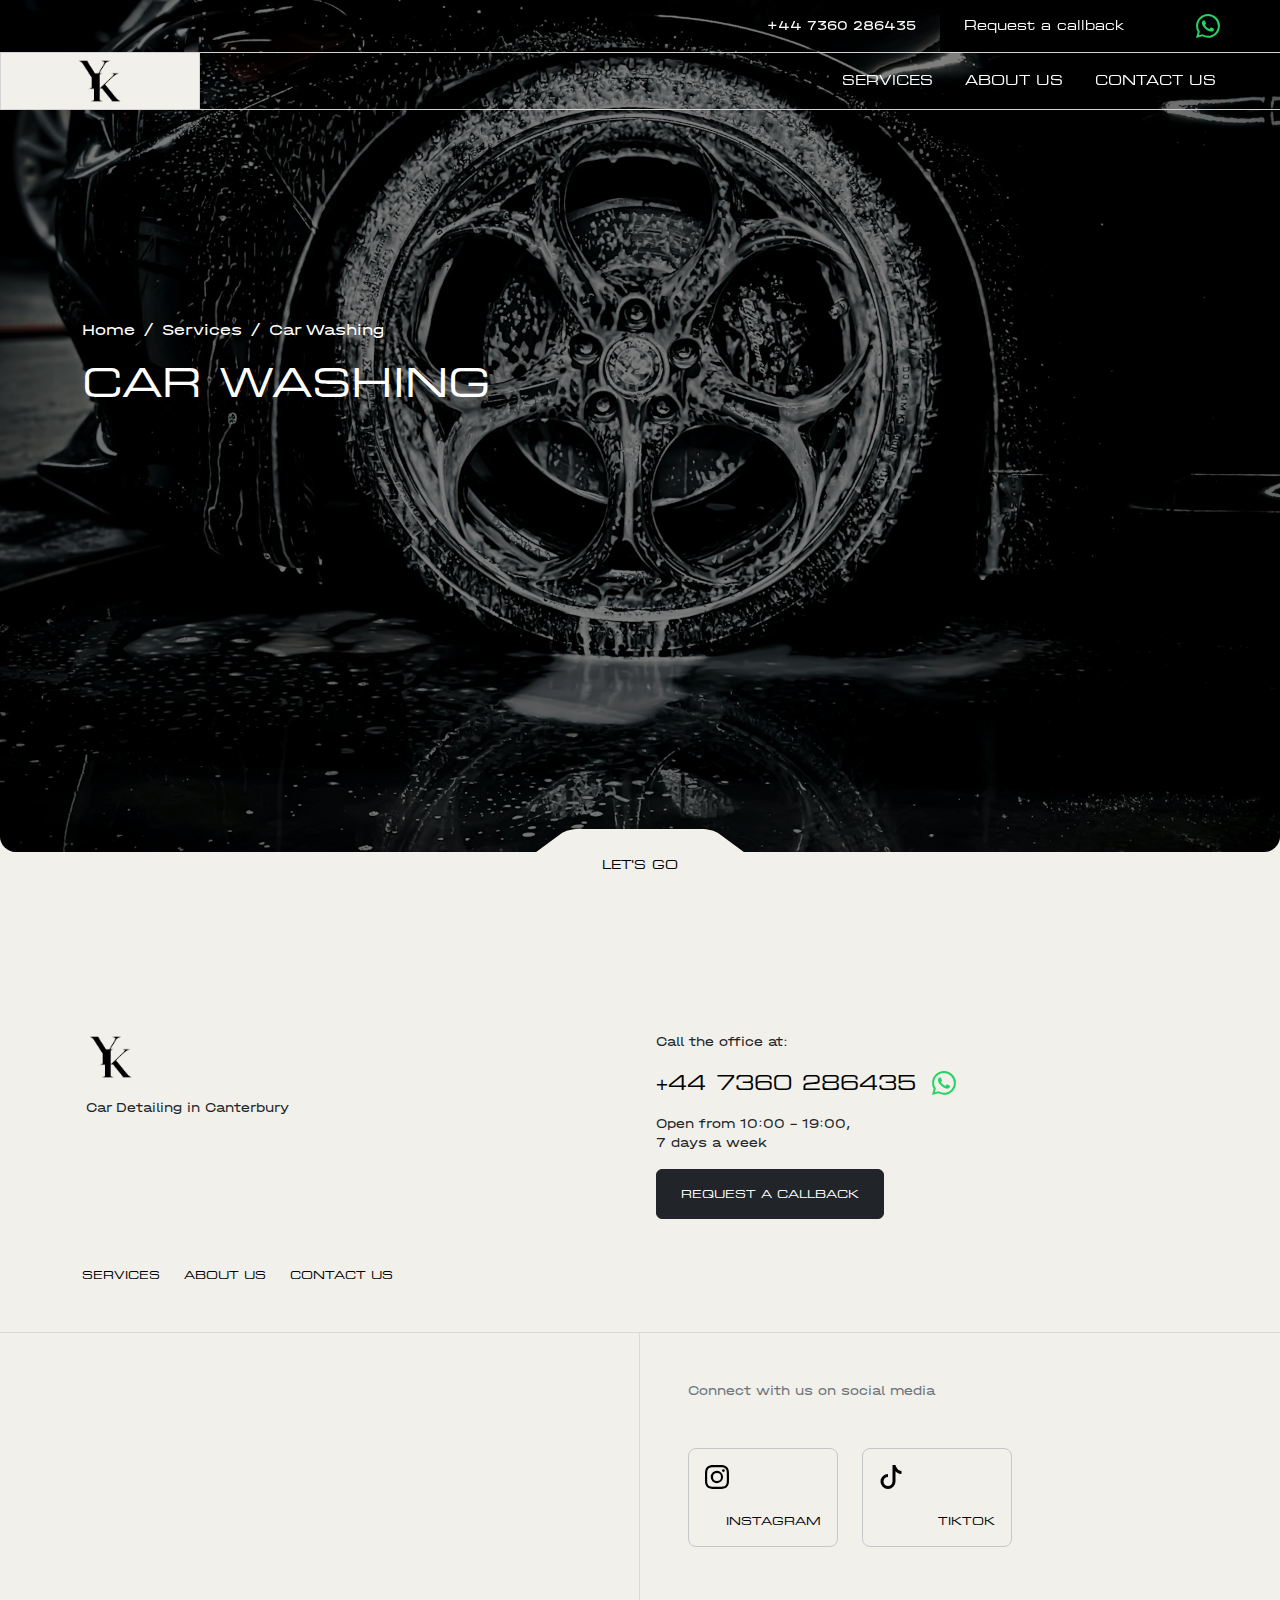
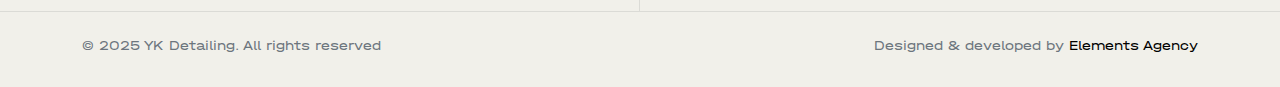
<file: car-washing.html>
<!DOCTYPE html>
<html lang="en">
<head>
        <meta name=”robots” content="index, follow">
        <meta charset="UTF-8">
        <meta name="viewport" content="width=device-width, initial-scale=1.0">
        
        <title>YK Detailing | Car Detailing in Canterbury</title>
        <meta name="description" content="Car Detailing Canterbury - YK Detailing offers premium car detailing, polishing, and ceramic coating services in Canterbury and surrounding areas.">
        <meta name="author" content="your Site Name">
    
        <meta property="og:title" content="YK Detailing | Car Detailing in Canterbury">
        <meta property="og:type" content="website">
        <meta property="og:url" content="https://ykdetailing.co.uk/">
        <meta property="og:description" content="Car Detailing Canterbury - YK Detailing offers premium car detailing, polishing, and ceramic coating services in Canterbury and surrounding areas.">
        <meta property="og:image" content="https://ykdetailing.co.uk/img/meta-image.webp">
        <meta property="og:locale" content="en_GB">
        <meta property="og:site_name" content="YK Detailing">
    
        <link rel="icon" href="./img/favicon/favicon.ico">
        <link rel="icon" href="./img/favicon/favicon.svg" type="image/svg+xml">
        <link rel="apple-touch-icon" href="./img/favicon/favicon.png">
    
        <link rel="canonical" href="https://ykdetailing.co.uk/"/>
    
        <link rel="stylesheet" href="./css/reset.css">
        <link href="https://cdn.jsdelivr.net/npm/bootstrap@5.3.3/dist/css/bootstrap.min.css" rel="stylesheet" integrity="sha384-QWTKZyjpPEjISv5WaRU9OFeRpok6YctnYmDr5pNlyT2bRjXh0JMhjY6hW+ALEwIH" crossorigin="anonymous">
        <link rel="stylesheet" href="./css/styles.css">
</head>
<body>
    <header class="header">
        <div class="container-fluid p-0">
            <div class="container-fluid d-none d-lg-block">
                <div class="row d-flex align-items-center justify-content-end" style="border-bottom: 1px solid lightgray;">
                    <div class="col-auto d-flex align-items-center">
                        <a class="text-decoration-none small phone__mobile__desktop" href="tel:+447360286435">+44 7360 286435</a>
                        <button id="callback-btn" type="button" class="btn btn-dark text-white btn-sm px-4 py-3 ms-3 ms-lg-4 me-3 me-lg-5 eurostile rounded-0 small" data-bs-toggle="modal" data-bs-target="#staticBackdrop">Request a callback</button>    
                        <a class="text-decoration-none me-3 icon-replace-link d-inline-flex me-lg-5 whatsapp" href="https://wa.me/447360286435" target="_blank" rel="nofollow noopener noreferrer" aria-label="Contact us via WhatsApp">
                            <span class="d-inline-flex position-relative">
                                <svg xmlns="http://www.w3.org/2000/svg" width="24" height="24" aria-hidden="true" aria-label="Contact us via WhatsApp" fill="currentColor" class="bi bi-whatsapp" viewBox="0 0 16 16">
                                    <path d="M13.601 2.326A7.85 7.85 0 0 0 7.994 0C3.627 0 .068 3.558.064 7.926c0 1.399.366 2.76 1.057 3.965L0 16l4.204-1.102a7.9 7.9 0 0 0 3.79.965h.004c4.368 0 7.926-3.558 7.93-7.93A7.9 7.9 0 0 0 13.6 2.326zM7.994 14.521a6.6 6.6 0 0 1-3.356-.92l-.24-.144-2.494.654.666-2.433-.156-.251a6.56 6.56 0 0 1-1.007-3.505c0-3.626 2.957-6.584 6.591-6.584a6.56 6.56 0 0 1 4.66 1.931 6.56 6.56 0 0 1 1.928 4.66c-.004 3.639-2.961 6.592-6.592 6.592m3.615-4.934c-.197-.099-1.17-.578-1.353-.646-.182-.065-.315-.099-.445.099-.133.197-.513.646-.627.775-.114.133-.232.148-.43.05-.197-.1-.836-.308-1.592-.985-.59-.525-.985-1.175-1.103-1.372-.114-.198-.011-.304.088-.403.087-.088.197-.232.296-.346.1-.114.133-.198.198-.33.065-.134.034-.248-.015-.347-.05-.099-.445-1.076-.612-1.47-.16-.389-.323-.335-.445-.34-.114-.007-.247-.007-.38-.007a.73.73 0 0 0-.529.247c-.182.198-.691.677-.691 1.654s.71 1.916.81 2.049c.098.133 1.394 2.132 3.383 2.992.47.205.84.326 1.129.418.475.152.904.129 1.246.08.38-.058 1.171-.48 1.338-.943.164-.464.164-.86.114-.943-.049-.084-.182-.133-.38-.232"/>
                                </svg>
                            </span>
                        </a>
                    </div>
                </div>
            </div>
            <div class="header__body">
                <div class="header__burger mx-3">
                    <span></span>
                </div>
                <div class="header__logo">
                    <a href="/">
                        <img src="./img/logo/logo-black.webp" alt="logo" class="logo">
                    </a>
                </div>
                <div class="phone__mobile mx-3">
                    <button id="callback-btn" type="button" data-bs-toggle="modal" data-bs-target="#staticBackdrop" style="background-color: transparent;">
                        <svg xmlns="http://www.w3.org/2000/svg" width="24" height="24" fill="currentColor" class="bi bi-telephone-fill" viewBox="0 0 16 16">
                            <path fill-rule="evenodd" d="M1.885.511a1.745 1.745 0 0 1 2.61.163L6.29 2.98c.329.423.445.974.315 1.494l-.547 2.19a.68.68 0 0 0 .178.643l2.457 2.457a.68.68 0 0 0 .644.178l2.189-.547a1.75 1.75 0 0 1 1.494.315l2.306 1.794c.829.645.905 1.87.163 2.611l-1.034 1.034c-.74.74-1.846 1.065-2.877.702a18.6 18.6 0 0 1-7.01-4.42 18.6 18.6 0 0 1-4.42-7.009c-.362-1.03-.037-2.137.703-2.877z"/>
                        </svg>
                    </button>   
                </div>
                <nav class="header__menu me-lg-5">
                    <ul class="header__list eurostile">
                        <li class="px-3 py-3">
                            <a href="/#services" class="header__link small">Services</a>
                        </li>
                        <li class="px-3 py-3">
                            <a href="/#about" class="header__link small">About us</a>
                        </li>
                        <!-- <li class="px-3 py-3">
                            <a href="/#portfolio" class="header__link small">Latest Work</a>
                        </li> -->
                        <li class="px-3 py-3">
                            <a href="/#contact" class="header__link small">Contact us</a>
                        </li>
                    </ul>
                    <div class="w-100 position-absolute bottom-0 start-0 d-md-none">
                        <div class="flex-row row mx-0 border-top border-opacity-10 border-dark z-index-3">
                            <div class="col px-0">
                                <a class="link-dark h-100 align-items-center d-flex p-2 p-sm-4 text-decoration-none small fw-medium justify-content-center" href="tel:+447360286435">+44 7360 286435</a>
                            </div>
                            <div class="col-auto px-0">
                                <a class="border-start border-opacity-10 border-dark text-decoration-none p-2 p-sm-4 d-inline-flex icon-replace-link whatsapp" href="https://wa.me/447360286435" target="_blank" rel="nofollow noopener noreferrer" aria-label="Contact us via WhatsApp">
                                    <span class="d-inline-flex position-relative">
                                        <svg xmlns="http://www.w3.org/2000/svg" width="24" height="24" aria-hidden="true" aria-label="Contact us via WhatsApp" fill="currentColor" class="bi bi-whatsapp" viewBox="0 0 16 16">
                                            <path d="M13.601 2.326A7.85 7.85 0 0 0 7.994 0C3.627 0 .068 3.558.064 7.926c0 1.399.366 2.76 1.057 3.965L0 16l4.204-1.102a7.9 7.9 0 0 0 3.79.965h.004c4.368 0 7.926-3.558 7.93-7.93A7.9 7.9 0 0 0 13.6 2.326zM7.994 14.521a6.6 6.6 0 0 1-3.356-.92l-.24-.144-2.494.654.666-2.433-.156-.251a6.56 6.56 0 0 1-1.007-3.505c0-3.626 2.957-6.584 6.591-6.584a6.56 6.56 0 0 1 4.66 1.931 6.56 6.56 0 0 1 1.928 4.66c-.004 3.639-2.961 6.592-6.592 6.592m3.615-4.934c-.197-.099-1.17-.578-1.353-.646-.182-.065-.315-.099-.445.099-.133.197-.513.646-.627.775-.114.133-.232.148-.43.05-.197-.1-.836-.308-1.592-.985-.59-.525-.985-1.175-1.103-1.372-.114-.198-.011-.304.088-.403.087-.088.197-.232.296-.346.1-.114.133-.198.198-.33.065-.134.034-.248-.015-.347-.05-.099-.445-1.076-.612-1.47-.16-.389-.323-.335-.445-.34-.114-.007-.247-.007-.38-.007a.73.73 0 0 0-.529.247c-.182.198-.691.677-.691 1.654s.71 1.916.81 2.049c.098.133 1.394 2.132 3.383 2.992.47.205.84.326 1.129.418.475.152.904.129 1.246.08.38-.058 1.171-.48 1.338-.943.164-.464.164-.86.114-.943-.049-.084-.182-.133-.38-.232"/>
                                        </svg>
                                    </span>
                                </a>
                            </div>
                        </div>
                    </div>
                </nav>
            </div>
        </div>
    </header>
    <main id="main">
        <div class="z-index-1 position-relative w-100 d-flex align-items-center rounded-top-0 rounded-4" style="height: calc(-3rem + 100vh); min-height: 21.25rem; width: 100% !important;">
            <div class="rounded-top-0 rounded-4 position-absolute z-index-0 top-0 start-0 overflow-hidden w-100 h-100" style="background-color: #f1f0ea; width:100% !important;height:100% !important;">
                <div style="position: absolute; top: 0px; left: 0px; width: 100%; height: 100%; background-size: cover; background-repeat: no-repeat; background-position: center center; background-image: linear-gradient( rgba(0, 0, 0, 0.5), rgba(0, 0, 0, 0.5) ),url(./img/services/service1.webp);"></div>
            </div>
            <div class="position-relative z-index-3 w-100 h-100 d-flex flex-column align-items-center rounded-top-0 rounded-4 justify-content-center pb-3">
                <div class="container" style="height:200px;">                      
                      <nav aria-label="breadcrumb">
                        <ol class="breadcrumb">
                          <li class="breadcrumb-item"><a href="/" class="text-white">Home</a></li>
                          <li class="breadcrumb-item"><a href="/#services" class="text-white">Services</a></li>
                          <li class="breadcrumb-item active text-white" aria-current="page">Car Washing</li>
                        </ol>
                      </nav>
                    <h1 class="fs-1 mb-4 text-white text-uppercase fw-medium eurostile">Car Washing</h1>
                        <!-- <div class="text-white fw-medium px-0 col-12 col-md-7">
                            <p>Detailing wash | Ceramic wash | Suspension and rims detailing | Engine bay detailing | Body chemical decontomination<br><br><br><br></p>
                        </div> -->
                </div>
                <div class="position-absolute start-50 bottom-0 d-flex flex-column translate-middle-x align-items-center" style="height:36px;margin-bottom:-13px;">
                        <svg width="254" height="31" aria-hidden="true" viewBox="0 0 253 31">
                            <path d="M65.6635 0C58.3803 0 51.6108 1.72068 47.7507 4.55314L17.9127 26.4469C14.0526 29.2793 7.28313 31 0 31H126.999L127 0H65.6635Z" fill="#F1F0EB"></path>
                            <path d="M187.337 0C194.62 0 201.389 1.72068 205.249 4.55314L235.087 26.4469C238.947 29.2793 245.717 31 253 31H126.001L126 0H187.337Z" fill="#F1F0EB"></path>
                        </svg>
                        <a class="link-dark text-decoration-none mt-3 fw-medium text-uppercase position-absolute eurostile" style="font-size: 12px; bottom: -8px; color: rgb(0, 0, 0) !important;" href="#portfolio__item">
                            Let's Go </a>
                </div>
            </div>
        </div>
    </main>
    <!-- <section id="portfolio__item" class="section">
        <div class="container">
            <div class="row d-flex align-items-stretch">
                <div class="col-12 col-md-6 d-flex align-items-stretch mb-5" style="height: 400px;">
                    <div class="bg-secondary rounded-4 p-4 w-100"></div>
                </div>
                <div class="col-12 col-md-6 d-flex align-items-stretch mb-5">
                    <div class="d-flex flex-column justify-content-between bg-white rounded-4 p-4 w-100">
                        <h2 class="small fw-medium mb-5 eurostile">Detailing wash</h2>
                        <p class="mb-0 fw-medium"></p>
                    </div>
                </div>
                <div class="col-12 col-md-6 d-flex align-items-stretch mb-5 order-md-2" style="height: 400px;">
                    <div class="bg-secondary rounded-4 p-4 w-100"></div>
                </div>
                <div class="col-12 col-md-6 d-flex align-items-stretch mb-5 order-md-1">
                    <div class="d-flex flex-column justify-content-between bg-white rounded-4 p-4 w-100">
                        <h2 class="small fw-medium mb-5 eurostile">Ceramic wash</h2>
                        <p class="mb-0 fw-medium"></p>
                    </div>
                </div>
            </div>
        </div>
    </section>
    <section id="pricelist" class="section">
        <div class="container">
            <div class="w-100 bg-white rounded-4 overflow-hidden">
                <div class="p-4 p-md-4 w-100">
                    <h3 class="fs-6 eurostile text-uppercase">PRICE LIST FOR Car Washing *</h3>
                    <p class="text-black-50 small">* Specify the final cost with the manager</p>
                </div>
                <div class="accordion rounded-0" id="accordionFlushExample">
                    <div class="accordion-item rounded-0 border-start-0 border-end-0">
                        <h2 class="accordion-header">
                            <button class="p-0 pe-4 accordion-button d-flex align-items-stretch justify-content-center collapsed" type="button" data-bs-toggle="collapse" data-bs-target="#pricelist1" aria-expanded="false" aria-controls="flush-collapseOne">
                                <div class="col me-4 p-4 text-uppercase eurostile">Detailing wash</div>
                            </button>
                        </h2>
                        <div id="pricelist1" class="accordion-collapse collapse" data-bs-parent="#accordionFlushExample">
                            <div class="link-dark accordion-body bg-white border-top pt-4 border-black border-opacity-10 px-0">
                                <div class="row mx-0">
                                    <div class="col-12 col-md-6 px-4"></div>
                                    <div class="col-12 col-md-6">
                                        <div class="table w-100">
                                            <table class="w-100 small">
                                                <tbody>
                                                    <tr class="border-0">
                                                        <th></th>
                                                        <th class="text-center p-2 text-black-50">Price</th>
                                                    </tr>
                                                    <tr class="border-0">
                                                        <td class="p-2 text-black-50">Compact cars</td>
                                                        <td class="p-2 text-center" data-price="">
                                                            <p class="mb-0">100£</p>
                                                        </td>
                                                    </tr>
                                                    <tr class="border-0">
                                                        <td class="p-2 text-black-50">Fullsize cars</td>
                                                        <td class="p-2 text-center" data-price="">
                                                            <p class="mb-0">150£</p>
                                                        </td>
                                                    </tr>
                                                    <tr class="border-0">
                                                        <td class="p-2 text-black-50">SUV’s</td>
                                                        <td class="p-2 text-center" data-price="">
                                                            <p class="mb-0">200£</p>
                                                        </td>
                                                    </tr>
                                                    <tr class="border-0">
                                                        <td class="p-2 text-black-50">Luxury cars</td>
                                                        <td class="p-2 text-center" data-price="">
                                                            <p class="mb-0">250£</p>
                                                        </td>
                                                    </tr>
                                                </tbody>
                                            </table>
                                        </div>
                                    </div>
                                </div>
                            </div>
                        </div>
                    </div>
                    <div class="accordion-item rounded-0 border-start-0 border-end-0">
                        <h2 class="accordion-header">
                            <button class="p-0 pe-4 accordion-button d-flex align-items-stretch justify-content-center collapsed" type="button" data-bs-toggle="collapse" data-bs-target="#pricelist2" aria-expanded="false" aria-controls="flush-collapseOne">
                                <div class="col me-4 p-4 text-uppercase eurostile">Ceramic wash</div>
                            </button>
                        </h2>
                        <div id="pricelist2" class="accordion-collapse collapse" data-bs-parent="#accordionFlushExample">
                            <div class="link-dark accordion-body bg-white border-top pt-4 border-black border-opacity-10 px-0">
                                <div class="row mx-0">
                                    <div class="col-12 col-md-6 px-4"></div>
                                    <div class="col-12 col-md-6">
                                        <div class="table w-100">
                                            <table class="w-100 small">
                                                <tbody>
                                                    <tr class="border-0">
                                                        <th></th>
                                                        <th class="text-center p-2 text-black-50">Price</th>
                                                    </tr>
                                                    <tr class="border-0">
                                                        <td class="p-2 text-black-50">Compact cars</td>
                                                        <td class="p-2 text-center" data-price="">
                                                            <p class="mb-0">100£</p>
                                                        </td>
                                                    </tr>
                                                    <tr class="border-0">
                                                        <td class="p-2 text-black-50">Fullsize cars</td>
                                                        <td class="p-2 text-center" data-price="">
                                                            <p class="mb-0">150£</p>
                                                        </td>
                                                    </tr>
                                                    <tr class="border-0">
                                                        <td class="p-2 text-black-50">SUV’s</td>
                                                        <td class="p-2 text-center" data-price="">
                                                            <p class="mb-0">200£</p>
                                                        </td>
                                                    </tr>
                                                    <tr class="border-0">
                                                        <td class="p-2 text-black-50">Luxury cars</td>
                                                        <td class="p-2 text-center" data-price="">
                                                            <p class="mb-0">250£</p>
                                                        </td>
                                                    </tr>
                                                </tbody>
                                            </table>
                                        </div>
                                    </div>
                                </div>
                            </div>
                        </div>
                    </div>
                    <div class="accordion-item rounded-0 border-start-0 border-end-0">
                        <h2 class="accordion-header">
                            <button class="p-0 pe-4 accordion-button d-flex align-items-stretch justify-content-center collapsed" type="button" data-bs-toggle="collapse" data-bs-target="#pricelist3" aria-expanded="false" aria-controls="flush-collapseOne">
                                <div class="col me-4 p-4 text-uppercase eurostile">Suspension and rims detailing</div>
                            </button>
                        </h2>
                        <div id="pricelist3" class="accordion-collapse collapse" data-bs-parent="#accordionFlushExample">
                            <div class="link-dark accordion-body bg-white border-top pt-4 border-black border-opacity-10 px-0">
                                <div class="row mx-0">
                                    <div class="col-12 col-md-6 px-4"></div>
                                    <div class="col-12 col-md-6">
                                        <div class="table w-100">
                                            <table class="w-100 small">
                                                <tbody>
                                                    <tr class="border-0">
                                                        <th></th>
                                                        <th class="text-center p-2 text-black-50">Price</th>
                                                    </tr>
                                                    <tr class="border-0">
                                                        <td class="p-2 text-black-50">Compact cars</td>
                                                        <td class="p-2 text-center" data-price="">
                                                            <p class="mb-0">100£</p>
                                                        </td>
                                                    </tr>
                                                    <tr class="border-0">
                                                        <td class="p-2 text-black-50">Fullsize cars</td>
                                                        <td class="p-2 text-center" data-price="">
                                                            <p class="mb-0">150£</p>
                                                        </td>
                                                    </tr>
                                                    <tr class="border-0">
                                                        <td class="p-2 text-black-50">SUV’s</td>
                                                        <td class="p-2 text-center" data-price="">
                                                            <p class="mb-0">200£</p>
                                                        </td>
                                                    </tr>
                                                    <tr class="border-0">
                                                        <td class="p-2 text-black-50">Luxury cars</td>
                                                        <td class="p-2 text-center" data-price="">
                                                            <p class="mb-0">250£</p>
                                                        </td>
                                                    </tr>
                                                </tbody>
                                            </table>
                                        </div>
                                    </div>
                                </div>
                            </div>
                        </div>
                    </div>
                    <div class="accordion-item rounded-0 border-start-0 border-end-0">
                        <h2 class="accordion-header">
                            <button class="p-0 pe-4 accordion-button d-flex align-items-stretch justify-content-center collapsed" type="button" data-bs-toggle="collapse" data-bs-target="#pricelist4" aria-expanded="false" aria-controls="flush-collapseOne">
                                <div class="col me-4 p-4 text-uppercase eurostile">Engine bay detailing</div>
                            </button>
                        </h2>
                        <div id="pricelist4" class="accordion-collapse collapse" data-bs-parent="#accordionFlushExample">
                            <div class="link-dark accordion-body bg-white border-top pt-4 border-black border-opacity-10 px-0">
                                <div class="row mx-0">
                                    <div class="col-12 col-md-6 px-4"></div>
                                    <div class="col-12 col-md-6">
                                        <div class="table w-100">
                                            <table class="w-100 small">
                                                <tbody>
                                                    <tr class="border-0">
                                                        <th></th>
                                                        <th class="text-center p-2 text-black-50">Price</th>
                                                    </tr>
                                                    <tr class="border-0">
                                                        <td class="p-2 text-black-50">Compact cars</td>
                                                        <td class="p-2 text-center" data-price="">
                                                            <p class="mb-0">100£</p>
                                                        </td>
                                                    </tr>
                                                    <tr class="border-0">
                                                        <td class="p-2 text-black-50">Fullsize cars</td>
                                                        <td class="p-2 text-center" data-price="">
                                                            <p class="mb-0">150£</p>
                                                        </td>
                                                    </tr>
                                                    <tr class="border-0">
                                                        <td class="p-2 text-black-50">SUV’s</td>
                                                        <td class="p-2 text-center" data-price="">
                                                            <p class="mb-0">200£</p>
                                                        </td>
                                                    </tr>
                                                    <tr class="border-0">
                                                        <td class="p-2 text-black-50">Luxury cars</td>
                                                        <td class="p-2 text-center" data-price="">
                                                            <p class="mb-0">250£</p>
                                                        </td>
                                                    </tr>
                                                </tbody>
                                            </table>
                                        </div>
                                    </div>
                                </div>
                            </div>
                        </div>
                    </div>
                    <div class="accordion-item rounded-0 border-start-0 border-end-0">
                        <h2 class="accordion-header">
                            <button class="p-0 pe-4 accordion-button d-flex align-items-stretch justify-content-center collapsed" type="button" data-bs-toggle="collapse" data-bs-target="#pricelist5" aria-expanded="false" aria-controls="flush-collapseOne">
                                <div class="col me-4 p-4 text-uppercase eurostile">Body chemical decontomination</div>
                            </button>
                        </h2>
                        <div id="pricelist5" class="accordion-collapse collapse" data-bs-parent="#accordionFlushExample">
                            <div class="link-dark accordion-body bg-white border-top pt-4 border-black border-opacity-10 px-0">
                                <div class="row mx-0">
                                    <div class="col-12 col-md-6 px-4"></div>
                                    <div class="col-12 col-md-6">
                                        <div class="table w-100">
                                            <table class="w-100 small">
                                                <tbody>
                                                    <tr class="border-0">
                                                        <th></th>
                                                        <th class="text-center p-2 text-black-50">Price</th>
                                                    </tr>
                                                    <tr class="border-0">
                                                        <td class="p-2 text-black-50">Compact cars</td>
                                                        <td class="p-2 text-center" data-price="">
                                                            <p class="mb-0">100£</p>
                                                        </td>
                                                    </tr>
                                                    <tr class="border-0">
                                                        <td class="p-2 text-black-50">Fullsize cars</td>
                                                        <td class="p-2 text-center" data-price="">
                                                            <p class="mb-0">150£</p>
                                                        </td>
                                                    </tr>
                                                    <tr class="border-0">
                                                        <td class="p-2 text-black-50">SUV’s</td>
                                                        <td class="p-2 text-center" data-price="">
                                                            <p class="mb-0">200£</p>
                                                        </td>
                                                    </tr>
                                                    <tr class="border-0">
                                                        <td class="p-2 text-black-50">Luxury cars</td>
                                                        <td class="p-2 text-center" data-price="">
                                                            <p class="mb-0">250£</p>
                                                        </td>
                                                    </tr>
                                                </tbody>
                                            </table>
                                        </div>
                                    </div>
                                </div>
                            </div>
                        </div>
                    </div>
                </div>
            </div>
        </div>
    </section> -->
    <footer id="contact" class="section">
        <div class="container">
            <div class="row pb-5">
                <div class="col-12 col-md-6 px-4 px-md-3">
                    <a href="/" class="d-block mb-3">
                        <img src="./img/logo/logo-black.webp" alt="logo" style="height: 50px;">
                    </a>
                    <p class="small mb-3">Car Detailing in Canterbury</p>
                </div>
                <div class="col-12 col-md-6 px-4 px-md-3">
                    <div class="row">
                        <div class="col-12 col-md-auto">
                            <p class="small mb-3">Call the office at:</p>
                            <p class="d-flex align-items-center">
                                <a href="tel:+447360286435" class="fs-5 text-uppercase fw-medium text-decoration-none me-3 eurostile footer__link">+44 7360 286435</a>
                                <a class="text-decoration-none me-3 icon-replace-link d-inline-flex whatsapp" href="https://wa.me/447360286435" target="_blank" rel="nofollow noopener noreferrer" aria-label="Contact us via WhatsApp">
                                    <span class="d-inline-flex position-relative">
                                        <svg xmlns="http://www.w3.org/2000/svg" width="24" height="24" aria-hidden="true" aria-label="Contact us via WhatsApp" fill="currentColor" class="bi bi-whatsapp" viewBox="0 0 16 16">
                                            <path d="M13.601 2.326A7.85 7.85 0 0 0 7.994 0C3.627 0 .068 3.558.064 7.926c0 1.399.366 2.76 1.057 3.965L0 16l4.204-1.102a7.9 7.9 0 0 0 3.79.965h.004c4.368 0 7.926-3.558 7.93-7.93A7.9 7.9 0 0 0 13.6 2.326zM7.994 14.521a6.6 6.6 0 0 1-3.356-.92l-.24-.144-2.494.654.666-2.433-.156-.251a6.56 6.56 0 0 1-1.007-3.505c0-3.626 2.957-6.584 6.591-6.584a6.56 6.56 0 0 1 4.66 1.931 6.56 6.56 0 0 1 1.928 4.66c-.004 3.639-2.961 6.592-6.592 6.592m3.615-4.934c-.197-.099-1.17-.578-1.353-.646-.182-.065-.315-.099-.445.099-.133.197-.513.646-.627.775-.114.133-.232.148-.43.05-.197-.1-.836-.308-1.592-.985-.59-.525-.985-1.175-1.103-1.372-.114-.198-.011-.304.088-.403.087-.088.197-.232.296-.346.1-.114.133-.198.198-.33.065-.134.034-.248-.015-.347-.05-.099-.445-1.076-.612-1.47-.16-.389-.323-.335-.445-.34-.114-.007-.247-.007-.38-.007a.73.73 0 0 0-.529.247c-.182.198-.691.677-.691 1.654s.71 1.916.81 2.049c.098.133 1.394 2.132 3.383 2.992.47.205.84.326 1.129.418.475.152.904.129 1.246.08.38-.058 1.171-.48 1.338-.943.164-.464.164-.86.114-.943-.049-.084-.182-.133-.38-.232"/>
                                        </svg>
                                    </span>
                                </a>
                            </p>
                            <p class="small mb-3">Open from 10:00 - 19:00, <br>7 days a week</p>
                        </div>
                        <div class="col-12 col-md-auto">
                            <button type="button" class="btn btn-dark py-3 px-4 text-uppercase fw-medium little eurostile" data-bs-toggle="modal" data-bs-target="#staticBackdrop">Request a callback</button>
                        </div>
                    </div>
                </div>
            </div>
            <div class="row d-flex flex-row flex-wrap align-items-end">
                <div class="d-none d-md-flex col-12 col-md-6 align-items-center justify-content-start flex-wrap eurostile">
                    <a href="/#services" class="text-uppercase fw-medium text-decoration-none little footer__link">Services</a>
                    <a href="/#about" class="ms-4 text-uppercase fw-medium text-decoration-none little footer__link">About us</a>
                    <!-- <a href="/#portfolio" class="ms-4 text-uppercase fw-medium text-decoration-none little footer__link">Latest work</a> -->
                    <a href="/#contact" class="ms-4 text-uppercase fw-medium text-decoration-none little footer__link">Contact us</a>
                </div>
                <!-- <div class="col-12 col-md-6 d-flex flex-column align-items-start justify-content-start flex-wrap px-4 px-md-3">
                    <p class="small mb-0">Our address</p>
                    <p class="mb-0">
                        <a href="https://maps.app.goo.gl/VN39rJL8hxrcQbu6A" class="text-uppercase fw-medium text-decoration-none little eurostile footer__link" target="_blank" rel="nofollow noopener noreferrer">Canterbury</a>
                    </p>
                </div> -->
            </div>
        </div>
        <div class="border-top border-bottom border-opacity-10 border-dark mt-5">
            <div class="container">
                <div class="row">
                    <div class="d-none d-md-block col-md-6 py-4 py-md-5 px-4 ps-md-5 border-end border-opacity-10 border-dark"></div>
                    <div class="col-12 col-md-6 py-4 py-md-5 px-4 ps-md-5">
                        <p class="small mb-md-5 mb-4 text-secondary">Connect with us on social media</p>
                        <div class="row">
                            <div class="col-6 col-lg-4">
                                <div class="text-white rounded-3">
                                    <a href="https://www.instagram.com/yk_detail/" class="text-decoration-none h-100 d-flex flex-column align-items-center align-items-md-start border border-secondary-subtle rounded-3 p-3 justify-content-center mb-3" id="instagram" target="_blank" rel="nofollow noopener noreferrer">
                                        <svg xmlns="http://www.w3.org/2000/svg" width="24" height="24" fill="currentColor" class="bi bi-instagram" viewBox="0 0 16 16">
                                            <path d="M8 0C5.829 0 5.556.01 4.703.048 3.85.088 3.269.222 2.76.42a3.9 3.9 0 0 0-1.417.923A3.9 3.9 0 0 0 .42 2.76C.222 3.268.087 3.85.048 4.7.01 5.555 0 5.827 0 8.001c0 2.172.01 2.444.048 3.297.04.852.174 1.433.372 1.942.205.526.478.972.923 1.417.444.445.89.719 1.416.923.51.198 1.09.333 1.942.372C5.555 15.99 5.827 16 8 16s2.444-.01 3.298-.048c.851-.04 1.434-.174 1.943-.372a3.9 3.9 0 0 0 1.416-.923c.445-.445.718-.891.923-1.417.197-.509.332-1.09.372-1.942C15.99 10.445 16 10.173 16 8s-.01-2.445-.048-3.299c-.04-.851-.175-1.433-.372-1.941a3.9 3.9 0 0 0-.923-1.417A3.9 3.9 0 0 0 13.24.42c-.51-.198-1.092-.333-1.943-.372C10.443.01 10.172 0 7.998 0zm-.717 1.442h.718c2.136 0 2.389.007 3.232.046.78.035 1.204.166 1.486.275.373.145.64.319.92.599s.453.546.598.92c.11.281.24.705.275 1.485.039.843.047 1.096.047 3.231s-.008 2.389-.047 3.232c-.035.78-.166 1.203-.275 1.485a2.5 2.5 0 0 1-.599.919c-.28.28-.546.453-.92.598-.28.11-.704.24-1.485.276-.843.038-1.096.047-3.232.047s-2.39-.009-3.233-.047c-.78-.036-1.203-.166-1.485-.276a2.5 2.5 0 0 1-.92-.598 2.5 2.5 0 0 1-.6-.92c-.109-.281-.24-.705-.275-1.485-.038-.843-.046-1.096-.046-3.233s.008-2.388.046-3.231c.036-.78.166-1.204.276-1.486.145-.373.319-.64.599-.92s.546-.453.92-.598c.282-.11.705-.24 1.485-.276.738-.034 1.024-.044 2.515-.045zm4.988 1.328a.96.96 0 1 0 0 1.92.96.96 0 0 0 0-1.92m-4.27 1.122a4.109 4.109 0 1 0 0 8.217 4.109 4.109 0 0 0 0-8.217m0 1.441a2.667 2.667 0 1 1 0 5.334 2.667 2.667 0 0 1 0-5.334"/>
                                        </svg>
                                        <p class="w-100 d-none d-md-block fw-medium pt-4 mb-0 text-end text-uppercase little eurostile">Instagram</p>
                                    </a>
                                </div>
                            </div>
                            <div class="col-6 col-lg-4">
                                <div class="text-white rounded-3">
                                    <a href="https://www.tiktok.com/@yk_detailing/" class="text-decoration-none h-100 d-flex flex-column align-items-center align-items-md-start border border-secondary-subtle rounded-3 p-3 justify-content-center mb-3" id="tiktok" target="_blank" rel="nofollow noopener noreferrer">
                                        <svg xmlns="http://www.w3.org/2000/svg" width="24" height="24" fill="currentColor" class="bi bi-tiktok" viewBox="0 0 16 16">
                                            <path d="M9 0h1.98c.144.715.54 1.617 1.235 2.512C12.895 3.389 13.797 4 15 4v2c-1.753 0-3.07-.814-4-1.829V11a5 5 0 1 1-5-5v2a3 3 0 1 0 3 3z"/>
                                        </svg>
                                        <p class="w-100 d-none d-md-block fw-medium pt-4 mb-0 text-end text-uppercase little eurostile">TikTok</p>
                                    </a>
                                </div>
                            </div>
                        </div>
                    </div>
                </div>
            </div>
        </div>
        <div class="container">
            <div class="row">
                <div class="col-12 col-md-6 pt-4 py-md-4">
                    <p class="text-md-start text-center small text-secondary mb-2">
                        © 2025 YK Detailing. All rights reserved</p>
                </div>
                <div class="col-12 col-md-6 py-4">
                    <p class="text-md-end text-center small text-secondary mb-2 text-end">
                        Designed & developed by <a class="footer__link text-decoration-none" href="https://elementsagency.co.uk/" target="_blank" rel="nofollow noopener noreferrer">Elements Agency</a>
                </div>
            </div>
        </div>
    </footer>

    <div class="modal fade" id="staticBackdrop" data-bs-backdrop="static" data-bs-keyboard="false" tabindex="-1" aria-labelledby="staticBackdropLabel" aria-hidden="true">
    <div class="modal-dialog modal-dialog-centered modal-lg">
        <div class="modal-content">
        <div class="modal-header">
            <h3 class="modal-title fs-5 eurostile" id="exampleModalLabel">REQUEST A CALLBACK</h3>
            <button type="button" class="btn-close" data-bs-dismiss="modal" aria-label="Close"></button>
        </div>
        <div class="modal-body pt-1">
            <p class="text-black-50 mb-3 small">Enter your details below, and one of our team will contact you as soon as possible.</p>
            <iframe name="hiddenConfirm" id="hiddenConfirm" onload="if(submitted){window.location='submission.html'}"></iframe>
            <form action="https://docs.google.com/forms/u/4/d/1wtr3WTQTUmytu30MJ9Ji4jzC79sp9xd3E_bLeSUKLY0/formResponse" method="post" target="hiddenConfirm" onsubmit="submitted = true" class="needs-validation" novalidate>
                <div class="row">
                    <div class="col-12 col-md-6">
                        <div class="form-floating mb-3 required-field">
                            <input type="text" class="form-control" id="name" value="" name="entry.1613535423" required placeholder="Name">
                            <label for="name" class="small">Your name</label>
                        </div>
                    </div>
                    <div class="col-12 col-md-6">
                        <div class="form-floating required-field">
                            <input type="tel" class="form-control" id="phone" value="" name="entry.1461554034" required placeholder="Phone number" minlength="10" maxlength="15">
                            <label for="phone" class="small">Phone number</label>
                        </div>
                    </div>
                </div>
                <div class="modal-footer p-0 mt-3 mt-md-0">
                    <button type="submit" class="lead-from-send py-2 mx-0 my-2 btn btn-dark w-100 eurostile">Request a callback</button>
                </div>
            </form>
        </div>
        </div>
    </div>
    </div>

    <script src="https://cdn.jsdelivr.net/npm/bootstrap@5.3.3/dist/js/bootstrap.bundle.min.js" integrity="sha384-YvpcrYf0tY3lHB60NNkmXc5s9fDVZLESaAA55NDzOxhy9GkcIdslK1eN7N6jIeHz" crossorigin="anonymous"></script>
    <script src="https://ajax.googleapis.com/ajax/libs/jquery/3.6.0/jquery.min.js"></script>
    <script src="./js/script.js"></script>
</body>
</html>
</file>
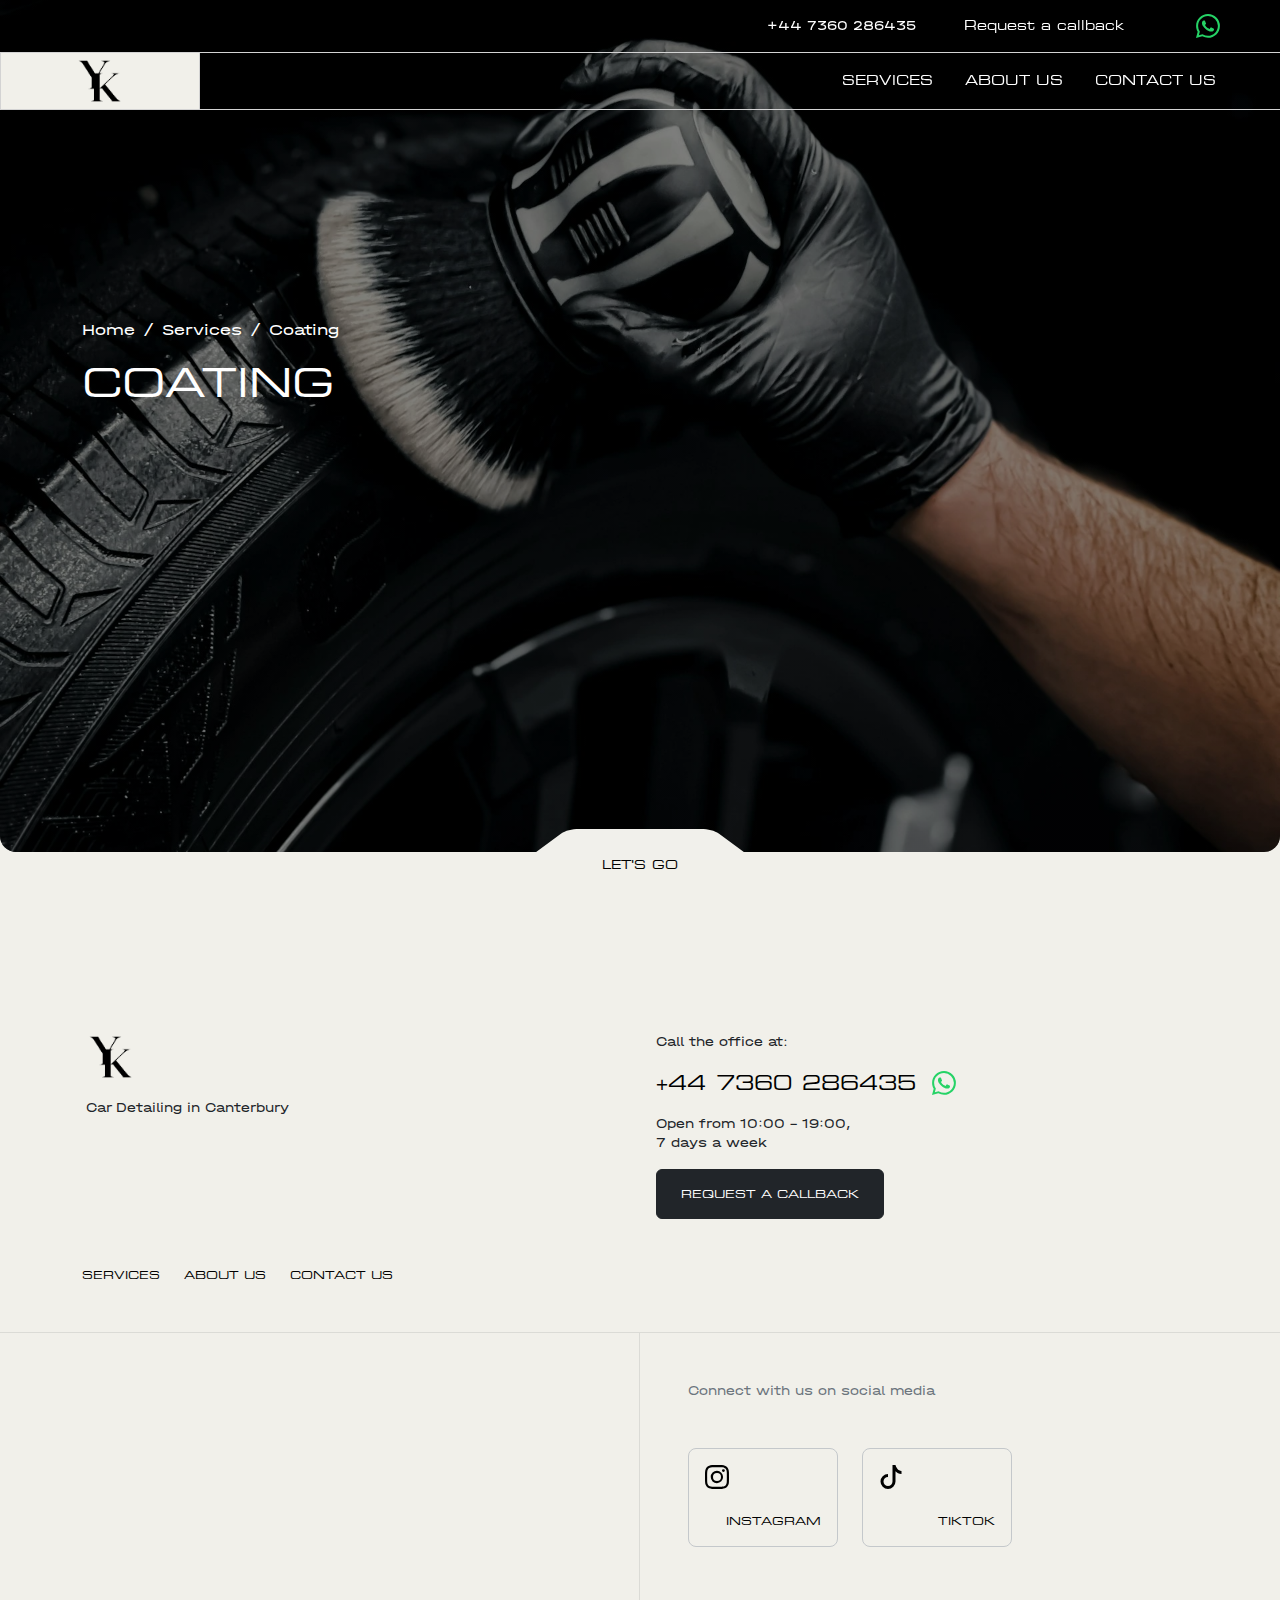
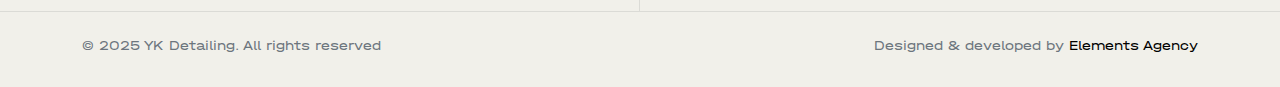
<file: coating.html>
<!DOCTYPE html>
<html lang="en">
<head>
        <meta name=”robots” content="index, follow">
        <meta charset="UTF-8">
        <meta name="viewport" content="width=device-width, initial-scale=1.0">
        
        <title>YK Detailing | Car Detailing in Canterbury</title>
        <meta name="description" content="Car Detailing Canterbury - YK Detailing offers premium car detailing, polishing, and ceramic coating services in Canterbury and surrounding areas.">
        <meta name="author" content="your Site Name">
    
        <meta property="og:title" content="YK Detailing | Car Detailing in Canterbury">
        <meta property="og:type" content="website">
        <meta property="og:url" content="https://ykdetailing.co.uk/">
        <meta property="og:description" content="Car Detailing Canterbury - YK Detailing offers premium car detailing, polishing, and ceramic coating services in Canterbury and surrounding areas.">
        <meta property="og:image" content="https://ykdetailing.co.uk/img/meta-image.webp">
        <meta property="og:locale" content="en_GB">
        <meta property="og:site_name" content="YK Detailing">
    
        <link rel="icon" href="./img/favicon/favicon.ico">
        <link rel="icon" href="./img/favicon/favicon.svg" type="image/svg+xml">
        <link rel="apple-touch-icon" href="./img/favicon/favicon.png">
    
        <link rel="canonical" href="https://ykdetailing.co.uk/"/>
    
        <link rel="stylesheet" href="./css/reset.css">
        <link href="https://cdn.jsdelivr.net/npm/bootstrap@5.3.3/dist/css/bootstrap.min.css" rel="stylesheet" integrity="sha384-QWTKZyjpPEjISv5WaRU9OFeRpok6YctnYmDr5pNlyT2bRjXh0JMhjY6hW+ALEwIH" crossorigin="anonymous">
        <link rel="stylesheet" href="./css/styles.css">
</head>
<body>
    <header class="header">
        <div class="container-fluid p-0">
            <div class="container-fluid d-none d-lg-block">
                <div class="row d-flex align-items-center justify-content-end" style="border-bottom: 1px solid lightgray;">
                    <div class="col-auto d-flex align-items-center">
                        <a class="text-decoration-none small phone__mobile__desktop" href="tel:+447360286435">+44 7360 286435</a>
                        <button id="callback-btn" type="button" class="btn btn-dark text-white btn-sm px-4 py-3 ms-3 ms-lg-4 me-3 me-lg-5 eurostile rounded-0 small" data-bs-toggle="modal" data-bs-target="#staticBackdrop">Request a callback</button>    
                        <a class="text-decoration-none me-3 icon-replace-link d-inline-flex me-lg-5 whatsapp" href="https://wa.me/447360286435" target="_blank" rel="nofollow noopener noreferrer" aria-label="Contact us via WhatsApp">
                            <span class="d-inline-flex position-relative">
                                <svg xmlns="http://www.w3.org/2000/svg" width="24" height="24" aria-hidden="true" aria-label="Contact us via WhatsApp" fill="currentColor" class="bi bi-whatsapp" viewBox="0 0 16 16">
                                    <path d="M13.601 2.326A7.85 7.85 0 0 0 7.994 0C3.627 0 .068 3.558.064 7.926c0 1.399.366 2.76 1.057 3.965L0 16l4.204-1.102a7.9 7.9 0 0 0 3.79.965h.004c4.368 0 7.926-3.558 7.93-7.93A7.9 7.9 0 0 0 13.6 2.326zM7.994 14.521a6.6 6.6 0 0 1-3.356-.92l-.24-.144-2.494.654.666-2.433-.156-.251a6.56 6.56 0 0 1-1.007-3.505c0-3.626 2.957-6.584 6.591-6.584a6.56 6.56 0 0 1 4.66 1.931 6.56 6.56 0 0 1 1.928 4.66c-.004 3.639-2.961 6.592-6.592 6.592m3.615-4.934c-.197-.099-1.17-.578-1.353-.646-.182-.065-.315-.099-.445.099-.133.197-.513.646-.627.775-.114.133-.232.148-.43.05-.197-.1-.836-.308-1.592-.985-.59-.525-.985-1.175-1.103-1.372-.114-.198-.011-.304.088-.403.087-.088.197-.232.296-.346.1-.114.133-.198.198-.33.065-.134.034-.248-.015-.347-.05-.099-.445-1.076-.612-1.47-.16-.389-.323-.335-.445-.34-.114-.007-.247-.007-.38-.007a.73.73 0 0 0-.529.247c-.182.198-.691.677-.691 1.654s.71 1.916.81 2.049c.098.133 1.394 2.132 3.383 2.992.47.205.84.326 1.129.418.475.152.904.129 1.246.08.38-.058 1.171-.48 1.338-.943.164-.464.164-.86.114-.943-.049-.084-.182-.133-.38-.232"/>
                                </svg>
                            </span>
                        </a>
                    </div>
                </div>
            </div>
            <div class="header__body">
                <div class="header__burger mx-3">
                    <span></span>
                </div>
                <div class="header__logo">
                    <a href="/">
                        <img src="./img/logo/logo-black.webp" alt="logo" class="logo">
                    </a>
                </div>
                <div class="phone__mobile mx-3">
                    <button id="callback-btn" type="button" data-bs-toggle="modal" data-bs-target="#staticBackdrop" style="background-color: transparent;">
                        <svg xmlns="http://www.w3.org/2000/svg" width="24" height="24" fill="currentColor" class="bi bi-telephone-fill" viewBox="0 0 16 16">
                            <path fill-rule="evenodd" d="M1.885.511a1.745 1.745 0 0 1 2.61.163L6.29 2.98c.329.423.445.974.315 1.494l-.547 2.19a.68.68 0 0 0 .178.643l2.457 2.457a.68.68 0 0 0 .644.178l2.189-.547a1.75 1.75 0 0 1 1.494.315l2.306 1.794c.829.645.905 1.87.163 2.611l-1.034 1.034c-.74.74-1.846 1.065-2.877.702a18.6 18.6 0 0 1-7.01-4.42 18.6 18.6 0 0 1-4.42-7.009c-.362-1.03-.037-2.137.703-2.877z"/>
                        </svg>
                    </button>   
                </div>
                <nav class="header__menu me-lg-5">
                    <ul class="header__list eurostile">
                        <li class="px-3 py-3">
                            <a href="/#services" class="header__link small">Services</a>
                        </li>
                        <li class="px-3 py-3">
                            <a href="/#about" class="header__link small">About us</a>
                        </li>
                        <!-- <li class="px-3 py-3">
                            <a href="/#portfolio" class="header__link small">Latest Work</a>
                        </li> -->
                        <li class="px-3 py-3">
                            <a href="/#contact" class="header__link small">Contact us</a>
                        </li>
                    </ul>
                    <div class="w-100 position-absolute bottom-0 start-0 d-md-none">
                        <div class="flex-row row mx-0 border-top border-opacity-10 border-dark z-index-3">
                            <div class="col px-0">
                                <a class="link-dark h-100 align-items-center d-flex p-2 p-sm-4 text-decoration-none small fw-medium justify-content-center" href="tel:+447360286435">+44 7360 286435</a>
                            </div>
                            <div class="col-auto px-0">
                                <a class="border-start border-opacity-10 border-dark text-decoration-none p-2 p-sm-4 d-inline-flex icon-replace-link whatsapp" href="https://wa.me/447360286435" target="_blank" rel="nofollow noopener noreferrer" aria-label="Contact us via WhatsApp">
                                    <span class="d-inline-flex position-relative">
                                        <svg xmlns="http://www.w3.org/2000/svg" width="24" height="24" aria-hidden="true" aria-label="Contact us via WhatsApp" fill="currentColor" class="bi bi-whatsapp" viewBox="0 0 16 16">
                                            <path d="M13.601 2.326A7.85 7.85 0 0 0 7.994 0C3.627 0 .068 3.558.064 7.926c0 1.399.366 2.76 1.057 3.965L0 16l4.204-1.102a7.9 7.9 0 0 0 3.79.965h.004c4.368 0 7.926-3.558 7.93-7.93A7.9 7.9 0 0 0 13.6 2.326zM7.994 14.521a6.6 6.6 0 0 1-3.356-.92l-.24-.144-2.494.654.666-2.433-.156-.251a6.56 6.56 0 0 1-1.007-3.505c0-3.626 2.957-6.584 6.591-6.584a6.56 6.56 0 0 1 4.66 1.931 6.56 6.56 0 0 1 1.928 4.66c-.004 3.639-2.961 6.592-6.592 6.592m3.615-4.934c-.197-.099-1.17-.578-1.353-.646-.182-.065-.315-.099-.445.099-.133.197-.513.646-.627.775-.114.133-.232.148-.43.05-.197-.1-.836-.308-1.592-.985-.59-.525-.985-1.175-1.103-1.372-.114-.198-.011-.304.088-.403.087-.088.197-.232.296-.346.1-.114.133-.198.198-.33.065-.134.034-.248-.015-.347-.05-.099-.445-1.076-.612-1.47-.16-.389-.323-.335-.445-.34-.114-.007-.247-.007-.38-.007a.73.73 0 0 0-.529.247c-.182.198-.691.677-.691 1.654s.71 1.916.81 2.049c.098.133 1.394 2.132 3.383 2.992.47.205.84.326 1.129.418.475.152.904.129 1.246.08.38-.058 1.171-.48 1.338-.943.164-.464.164-.86.114-.943-.049-.084-.182-.133-.38-.232"/>
                                        </svg>
                                    </span>
                                </a>
                            </div>
                        </div>
                    </div>
                </nav>
            </div>
        </div>
    </header>
    <main id="main">
        <div class="z-index-1 position-relative w-100 d-flex align-items-center rounded-top-0 rounded-4" style="height: calc(-3rem + 100vh); min-height: 21.25rem; width: 100% !important;">
            <div class="rounded-top-0 rounded-4 position-absolute z-index-0 top-0 start-0 overflow-hidden w-100 h-100" style="background-color: #f1f0ea; width:100% !important;height:100% !important;">
                <div style="position: absolute; top: 0px; left: 0px; width: 100%; height: 100%; background-size: cover; background-repeat: no-repeat; background-position: center center; background-image: linear-gradient( rgba(0, 0, 0, 0.5), rgba(0, 0, 0, 0.5) ),url(./img/services/service3.webp);"></div>
            </div>
            <div class="position-relative z-index-3 w-100 h-100 d-flex flex-column align-items-center rounded-top-0 rounded-4 justify-content-center pb-3">
                <div class="container" style="height:200px;">                      
                      <nav aria-label="breadcrumb">
                        <ol class="breadcrumb">
                          <li class="breadcrumb-item"><a href="/" class="text-white">Home</a></li>
                          <li class="breadcrumb-item"><a href="/#services" class="text-white">Services</a></li>
                          <li class="breadcrumb-item active text-white" aria-current="page">Coating</li>
                        </ol>
                      </nav>
                    <h1 class="fs-1 mb-4 text-white text-uppercase fw-medium eurostile">Coating</h1>
                        <!-- <div class="text-white fw-medium px-0 col-12 col-md-7">
                            <p>Ceramic coating | Wheels and Сaliper cleaning & coating | Convertible roof coating | Carpet coating<br><br><br><br></p>
                        </div> -->
                </div>
                <div class="position-absolute start-50 bottom-0 d-flex flex-column translate-middle-x align-items-center" style="height:36px;margin-bottom:-13px;">
                        <svg width="254" height="31" aria-hidden="true" viewBox="0 0 253 31">
                            <path d="M65.6635 0C58.3803 0 51.6108 1.72068 47.7507 4.55314L17.9127 26.4469C14.0526 29.2793 7.28313 31 0 31H126.999L127 0H65.6635Z" fill="#F1F0EB"></path>
                            <path d="M187.337 0C194.62 0 201.389 1.72068 205.249 4.55314L235.087 26.4469C238.947 29.2793 245.717 31 253 31H126.001L126 0H187.337Z" fill="#F1F0EB"></path>
                        </svg>
                        <a class="link-dark text-decoration-none mt-3 fw-medium text-uppercase position-absolute eurostile" style="font-size: 12px; bottom: -8px; color: rgb(0, 0, 0) !important;" href="#portfolio__item">
                            Let's Go </a>
                </div>
            </div>
        </div>
    </main>
    <!-- <section id="portfolio__item" class="section">
        <div class="container">
            <div class="row d-flex align-items-stretch">
                <div class="col-12 col-md-6 d-flex align-items-stretch mb-5" style="height: 400px;">
                    <div class="bg-secondary rounded-4 p-4 w-100"></div>
                </div>
                <div class="col-12 col-md-6 d-flex align-items-stretch mb-5">
                    <div class="d-flex flex-column justify-content-between bg-white rounded-4 p-4 w-100">
                        <h2 class="small fw-medium mb-5 eurostile">Ceramic coating</h2>
                        <p class="mb-0 fw-medium"></p>
                    </div>
                </div>
                <div class="col-12 col-md-6 d-flex align-items-stretch mb-5 order-md-2" style="height: 400px;">
                    <div class="bg-secondary rounded-4 p-4 w-100"></div>
                </div>
                <div class="col-12 col-md-6 d-flex align-items-stretch mb-5 order-md-1">
                    <div class="d-flex flex-column justify-content-between bg-white rounded-4 p-4 w-100">
                        <h2 class="small fw-medium mb-5 eurostile">Wheels and Caliper cleaning & coating</h2>
                        <p class="mb-0 fw-medium"></p>
                    </div>
                </div>
            </div>
        </div>
    </section>
    <section class="section">
        <div class="container">
            <div class="w-100 bg-white rounded-4 overflow-hidden">
                <div class="p-4 p-md-4 w-100">
                    <h3 class="fs-6 eurostile text-uppercase">PRICE LIST FOR Coating *</h3>
                    <p class="text-black-50 small">* Specify the final cost with the manager</p>
                </div>
                <div class="accordion rounded-0" id="accordionFlushExample">
                    <div class="accordion-item rounded-0 border-start-0 border-end-0">
                        <h2 class="accordion-header">
                            <button class="p-0 pe-4 accordion-button d-flex align-items-stretch justify-content-center collapsed" type="button" data-bs-toggle="collapse" data-bs-target="#pricelist1" aria-expanded="false" aria-controls="flush-collapseOne">
                                <div class="col me-4 p-4 text-uppercase eurostile">Ceramic coating</div>
                            </button>
                        </h2>
                        <div id="pricelist1" class="accordion-collapse collapse" data-bs-parent="#accordionFlushExample">
                            <div class="link-dark accordion-body bg-white border-top pt-4 border-black border-opacity-10 px-0">
                                <div class="row mx-0">
                                    <div class="col-12 col-md-6 px-4"></div>
                                    <div class="col-12 col-md-6">
                                        <div class="table w-100">
                                            <table class="w-100 small">
                                                <tbody>
                                                    <tr class="border-0">
                                                        <th></th>
                                                        <th class="text-center p-2 text-black-50">Price</th>
                                                    </tr>
                                                    <tr class="border-0">
                                                        <td class="p-2 text-black-50">Compact cars</td>
                                                        <td class="p-2 text-center" data-price="">
                                                            <p class="mb-0">100£</p>
                                                        </td>
                                                    </tr>
                                                    <tr class="border-0">
                                                        <td class="p-2 text-black-50">Fullsize cars</td>
                                                        <td class="p-2 text-center" data-price="">
                                                            <p class="mb-0">150£</p>
                                                        </td>
                                                    </tr>
                                                    <tr class="border-0">
                                                        <td class="p-2 text-black-50">SUV’s</td>
                                                        <td class="p-2 text-center" data-price="">
                                                            <p class="mb-0">200£</p>
                                                        </td>
                                                    </tr>
                                                    <tr class="border-0">
                                                        <td class="p-2 text-black-50">Luxury cars</td>
                                                        <td class="p-2 text-center" data-price="">
                                                            <p class="mb-0">250£</p>
                                                        </td>
                                                    </tr>
                                                </tbody>
                                            </table>
                                        </div>
                                    </div>
                                </div>
                            </div>
                        </div>
                    </div>
                    <div class="accordion-item rounded-0 border-start-0 border-end-0">
                        <h2 class="accordion-header">
                            <button class="p-0 pe-4 accordion-button d-flex align-items-stretch justify-content-center collapsed" type="button" data-bs-toggle="collapse" data-bs-target="#pricelist2" aria-expanded="false" aria-controls="flush-collapseOne">
                                <div class="col me-4 p-4 text-uppercase eurostile">Wheels and Сaliper cleaning & coating</div>
                            </button>
                        </h2>
                        <div id="pricelist2" class="accordion-collapse collapse" data-bs-parent="#accordionFlushExample">
                            <div class="link-dark accordion-body bg-white border-top pt-4 border-black border-opacity-10 px-0">
                                <div class="row mx-0">
                                    <div class="col-12 col-md-6 px-4"></div>
                                    <div class="col-12 col-md-6">
                                        <div class="table w-100">
                                            <table class="w-100 small">
                                                <tbody>
                                                    <tr class="border-0">
                                                        <th></th>
                                                        <th class="text-center p-2 text-black-50">Price</th>
                                                    </tr>
                                                    <tr class="border-0">
                                                        <td class="p-2 text-black-50">Compact cars</td>
                                                        <td class="p-2 text-center" data-price="">
                                                            <p class="mb-0">100£</p>
                                                        </td>
                                                    </tr>
                                                    <tr class="border-0">
                                                        <td class="p-2 text-black-50">Fullsize cars</td>
                                                        <td class="p-2 text-center" data-price="">
                                                            <p class="mb-0">150£</p>
                                                        </td>
                                                    </tr>
                                                    <tr class="border-0">
                                                        <td class="p-2 text-black-50">SUV’s</td>
                                                        <td class="p-2 text-center" data-price="">
                                                            <p class="mb-0">200£</p>
                                                        </td>
                                                    </tr>
                                                    <tr class="border-0">
                                                        <td class="p-2 text-black-50">Luxury cars</td>
                                                        <td class="p-2 text-center" data-price="">
                                                            <p class="mb-0">250£</p>
                                                        </td>
                                                    </tr>
                                                </tbody>
                                            </table>
                                        </div>
                                    </div>
                                </div>
                            </div>
                        </div>
                    </div>
                    <div class="accordion-item rounded-0 border-start-0 border-end-0">
                        <h2 class="accordion-header">
                            <button class="p-0 pe-4 accordion-button d-flex align-items-stretch justify-content-center collapsed" type="button" data-bs-toggle="collapse" data-bs-target="#pricelist3" aria-expanded="false" aria-controls="flush-collapseOne">
                                <div class="col me-4 p-4 text-uppercase eurostile">Convertible roof coating</div>
                            </button>
                        </h2>
                        <div id="pricelist3" class="accordion-collapse collapse" data-bs-parent="#accordionFlushExample">
                            <div class="link-dark accordion-body bg-white border-top pt-4 border-black border-opacity-10 px-0">
                                <div class="row mx-0">
                                    <div class="col-12 col-md-6 px-4"></div>
                                    <div class="col-12 col-md-6">
                                        <div class="table w-100">
                                            <table class="w-100 small">
                                                <tbody>
                                                    <tr class="border-0">
                                                        <th></th>
                                                        <th class="text-center p-2 text-black-50">Price</th>
                                                    </tr>
                                                    <tr class="border-0">
                                                        <td class="p-2 text-black-50">Compact cars</td>
                                                        <td class="p-2 text-center" data-price="">
                                                            <p class="mb-0">100£</p>
                                                        </td>
                                                    </tr>
                                                    <tr class="border-0">
                                                        <td class="p-2 text-black-50">Fullsize cars</td>
                                                        <td class="p-2 text-center" data-price="">
                                                            <p class="mb-0">150£</p>
                                                        </td>
                                                    </tr>
                                                    <tr class="border-0">
                                                        <td class="p-2 text-black-50">SUV’s</td>
                                                        <td class="p-2 text-center" data-price="">
                                                            <p class="mb-0">200£</p>
                                                        </td>
                                                    </tr>
                                                    <tr class="border-0">
                                                        <td class="p-2 text-black-50">Luxury cars</td>
                                                        <td class="p-2 text-center" data-price="">
                                                            <p class="mb-0">250£</p>
                                                        </td>
                                                    </tr>
                                                </tbody>
                                            </table>
                                        </div>
                                    </div>
                                </div>
                            </div>
                        </div>
                    </div>
                    <div class="accordion-item rounded-0 border-start-0 border-end-0">
                        <h2 class="accordion-header">
                            <button class="p-0 pe-4 accordion-button d-flex align-items-stretch justify-content-center collapsed" type="button" data-bs-toggle="collapse" data-bs-target="#pricelist4" aria-expanded="false" aria-controls="flush-collapseOne">
                                <div class="col me-4 p-4 text-uppercase eurostile">Carpet coating</div>
                            </button>
                        </h2>
                        <div id="pricelist4" class="accordion-collapse collapse" data-bs-parent="#accordionFlushExample">
                            <div class="link-dark accordion-body bg-white border-top pt-4 border-black border-opacity-10 px-0">
                                <div class="row mx-0">
                                    <div class="col-12 col-md-6 px-4"></div>
                                    <div class="col-12 col-md-6">
                                        <div class="table w-100">
                                            <table class="w-100 small">
                                                <tbody>
                                                    <tr class="border-0">
                                                        <th></th>
                                                        <th class="text-center p-2 text-black-50">Price</th>
                                                    </tr>
                                                    <tr class="border-0">
                                                        <td class="p-2 text-black-50">Compact cars</td>
                                                        <td class="p-2 text-center" data-price="">
                                                            <p class="mb-0">100£</p>
                                                        </td>
                                                    </tr>
                                                    <tr class="border-0">
                                                        <td class="p-2 text-black-50">Fullsize cars</td>
                                                        <td class="p-2 text-center" data-price="">
                                                            <p class="mb-0">150£</p>
                                                        </td>
                                                    </tr>
                                                    <tr class="border-0">
                                                        <td class="p-2 text-black-50">SUV’s</td>
                                                        <td class="p-2 text-center" data-price="">
                                                            <p class="mb-0">200£</p>
                                                        </td>
                                                    </tr>
                                                    <tr class="border-0">
                                                        <td class="p-2 text-black-50">Luxury cars</td>
                                                        <td class="p-2 text-center" data-price="">
                                                            <p class="mb-0">250£</p>
                                                        </td>
                                                    </tr>
                                                </tbody>
                                            </table>
                                        </div>
                                    </div>
                                </div>
                            </div>
                        </div>
                    </div>
                </div>
            </div>
        </div>
    </section> -->
    <footer id="contact" class="section">
        <div class="container">
            <div class="row pb-5">
                <div class="col-12 col-md-6 px-4 px-md-3">
                    <a href="/" class="d-block mb-3">
                        <img src="./img/logo/logo-black.webp" alt="logo" style="height: 50px;">
                    </a>
                    <p class="small mb-3">Car Detailing in Canterbury</p>
                </div>
                <div class="col-12 col-md-6 px-4 px-md-3">
                    <div class="row">
                        <div class="col-12 col-md-auto">
                            <p class="small mb-3">Call the office at:</p>
                            <p class="d-flex align-items-center">
                                <a href="tel:+447360286435" class="fs-5 text-uppercase fw-medium text-decoration-none me-3 eurostile footer__link">+44 7360 286435</a>
                                <a class="text-decoration-none me-3 icon-replace-link d-inline-flex whatsapp" href="https://wa.me/447360286435" target="_blank" rel="nofollow noopener noreferrer" aria-label="Contact us via WhatsApp">
                                    <span class="d-inline-flex position-relative">
                                        <svg xmlns="http://www.w3.org/2000/svg" width="24" height="24" aria-hidden="true" aria-label="Contact us via WhatsApp" fill="currentColor" class="bi bi-whatsapp" viewBox="0 0 16 16">
                                            <path d="M13.601 2.326A7.85 7.85 0 0 0 7.994 0C3.627 0 .068 3.558.064 7.926c0 1.399.366 2.76 1.057 3.965L0 16l4.204-1.102a7.9 7.9 0 0 0 3.79.965h.004c4.368 0 7.926-3.558 7.93-7.93A7.9 7.9 0 0 0 13.6 2.326zM7.994 14.521a6.6 6.6 0 0 1-3.356-.92l-.24-.144-2.494.654.666-2.433-.156-.251a6.56 6.56 0 0 1-1.007-3.505c0-3.626 2.957-6.584 6.591-6.584a6.56 6.56 0 0 1 4.66 1.931 6.56 6.56 0 0 1 1.928 4.66c-.004 3.639-2.961 6.592-6.592 6.592m3.615-4.934c-.197-.099-1.17-.578-1.353-.646-.182-.065-.315-.099-.445.099-.133.197-.513.646-.627.775-.114.133-.232.148-.43.05-.197-.1-.836-.308-1.592-.985-.59-.525-.985-1.175-1.103-1.372-.114-.198-.011-.304.088-.403.087-.088.197-.232.296-.346.1-.114.133-.198.198-.33.065-.134.034-.248-.015-.347-.05-.099-.445-1.076-.612-1.47-.16-.389-.323-.335-.445-.34-.114-.007-.247-.007-.38-.007a.73.73 0 0 0-.529.247c-.182.198-.691.677-.691 1.654s.71 1.916.81 2.049c.098.133 1.394 2.132 3.383 2.992.47.205.84.326 1.129.418.475.152.904.129 1.246.08.38-.058 1.171-.48 1.338-.943.164-.464.164-.86.114-.943-.049-.084-.182-.133-.38-.232"/>
                                        </svg>
                                    </span>
                                </a>
                            </p>
                            <p class="small mb-3">Open from 10:00 - 19:00, <br>7 days a week</p>
                        </div>
                        <div class="col-12 col-md-auto">
                            <button type="button" class="btn btn-dark py-3 px-4 text-uppercase fw-medium little eurostile" data-bs-toggle="modal" data-bs-target="#staticBackdrop">Request a callback</button>
                        </div>
                    </div>
                </div>
            </div>
            <div class="row d-flex flex-row flex-wrap align-items-end">
                <div class="d-none d-md-flex col-12 col-md-6 align-items-center justify-content-start flex-wrap eurostile">
                    <a href="/#services" class="text-uppercase fw-medium text-decoration-none little footer__link">Services</a>
                    <a href="/#about" class="ms-4 text-uppercase fw-medium text-decoration-none little footer__link">About us</a>
                    <!-- <a href="/#portfolio" class="ms-4 text-uppercase fw-medium text-decoration-none little footer__link">Latest work</a> -->
                    <a href="/#contact" class="ms-4 text-uppercase fw-medium text-decoration-none little footer__link">Contact us</a>
                </div>
                <!-- <div class="col-12 col-md-6 d-flex flex-column align-items-start justify-content-start flex-wrap px-4 px-md-3">
                    <p class="small mb-0">Our address</p>
                    <p class="mb-0">
                        <a href="https://maps.app.goo.gl/VN39rJL8hxrcQbu6A" class="text-uppercase fw-medium text-decoration-none little eurostile footer__link" target="_blank" rel="nofollow noopener noreferrer">Canterbury</a>
                    </p>
                </div> -->
            </div>
        </div>
        <div class="border-top border-bottom border-opacity-10 border-dark mt-5">
            <div class="container">
                <div class="row">
                    <div class="d-none d-md-block col-md-6 py-4 py-md-5 px-4 ps-md-5 border-end border-opacity-10 border-dark"></div>
                    <div class="col-12 col-md-6 py-4 py-md-5 px-4 ps-md-5">
                        <p class="small mb-md-5 mb-4 text-secondary">Connect with us on social media</p>
                        <div class="row">
                            <div class="col-6 col-lg-4">
                                <div class="text-white rounded-3">
                                    <a href="https://www.instagram.com/yk_detail/" class="text-decoration-none h-100 d-flex flex-column align-items-center align-items-md-start border border-secondary-subtle rounded-3 p-3 justify-content-center mb-3" id="instagram" target="_blank" rel="nofollow noopener noreferrer">
                                        <svg xmlns="http://www.w3.org/2000/svg" width="24" height="24" fill="currentColor" class="bi bi-instagram" viewBox="0 0 16 16">
                                            <path d="M8 0C5.829 0 5.556.01 4.703.048 3.85.088 3.269.222 2.76.42a3.9 3.9 0 0 0-1.417.923A3.9 3.9 0 0 0 .42 2.76C.222 3.268.087 3.85.048 4.7.01 5.555 0 5.827 0 8.001c0 2.172.01 2.444.048 3.297.04.852.174 1.433.372 1.942.205.526.478.972.923 1.417.444.445.89.719 1.416.923.51.198 1.09.333 1.942.372C5.555 15.99 5.827 16 8 16s2.444-.01 3.298-.048c.851-.04 1.434-.174 1.943-.372a3.9 3.9 0 0 0 1.416-.923c.445-.445.718-.891.923-1.417.197-.509.332-1.09.372-1.942C15.99 10.445 16 10.173 16 8s-.01-2.445-.048-3.299c-.04-.851-.175-1.433-.372-1.941a3.9 3.9 0 0 0-.923-1.417A3.9 3.9 0 0 0 13.24.42c-.51-.198-1.092-.333-1.943-.372C10.443.01 10.172 0 7.998 0zm-.717 1.442h.718c2.136 0 2.389.007 3.232.046.78.035 1.204.166 1.486.275.373.145.64.319.92.599s.453.546.598.92c.11.281.24.705.275 1.485.039.843.047 1.096.047 3.231s-.008 2.389-.047 3.232c-.035.78-.166 1.203-.275 1.485a2.5 2.5 0 0 1-.599.919c-.28.28-.546.453-.92.598-.28.11-.704.24-1.485.276-.843.038-1.096.047-3.232.047s-2.39-.009-3.233-.047c-.78-.036-1.203-.166-1.485-.276a2.5 2.5 0 0 1-.92-.598 2.5 2.5 0 0 1-.6-.92c-.109-.281-.24-.705-.275-1.485-.038-.843-.046-1.096-.046-3.233s.008-2.388.046-3.231c.036-.78.166-1.204.276-1.486.145-.373.319-.64.599-.92s.546-.453.92-.598c.282-.11.705-.24 1.485-.276.738-.034 1.024-.044 2.515-.045zm4.988 1.328a.96.96 0 1 0 0 1.92.96.96 0 0 0 0-1.92m-4.27 1.122a4.109 4.109 0 1 0 0 8.217 4.109 4.109 0 0 0 0-8.217m0 1.441a2.667 2.667 0 1 1 0 5.334 2.667 2.667 0 0 1 0-5.334"/>
                                        </svg>
                                        <p class="w-100 d-none d-md-block fw-medium pt-4 mb-0 text-end text-uppercase little eurostile">Instagram</p>
                                    </a>
                                </div>
                            </div>
                            <div class="col-6 col-lg-4">
                                <div class="text-white rounded-3">
                                    <a href="https://www.tiktok.com/@yk_detailing/" class="text-decoration-none h-100 d-flex flex-column align-items-center align-items-md-start border border-secondary-subtle rounded-3 p-3 justify-content-center mb-3" id="tiktok" target="_blank" rel="nofollow noopener noreferrer">
                                        <svg xmlns="http://www.w3.org/2000/svg" width="24" height="24" fill="currentColor" class="bi bi-tiktok" viewBox="0 0 16 16">
                                            <path d="M9 0h1.98c.144.715.54 1.617 1.235 2.512C12.895 3.389 13.797 4 15 4v2c-1.753 0-3.07-.814-4-1.829V11a5 5 0 1 1-5-5v2a3 3 0 1 0 3 3z"/>
                                        </svg>
                                        <p class="w-100 d-none d-md-block fw-medium pt-4 mb-0 text-end text-uppercase little eurostile">TikTok</p>
                                    </a>
                                </div>
                            </div>
                        </div>
                    </div>
                </div>
            </div>
        </div>
        <div class="container">
            <div class="row">
                <div class="col-12 col-md-6 pt-4 py-md-4">
                    <p class="text-md-start text-center small text-secondary mb-2">
                        © 2025 YK Detailing. All rights reserved</p>
                </div>
                <div class="col-12 col-md-6 py-4">
                    <p class="text-md-end text-center small text-secondary mb-2 text-end">
                        Designed & developed by <a class="footer__link text-decoration-none" href="https://elementsagency.co.uk/" target="_blank" rel="nofollow noopener noreferrer">Elements Agency</a>
                </div>
            </div>
        </div>
    </footer>

    <div class="modal fade" id="staticBackdrop" data-bs-backdrop="static" data-bs-keyboard="false" tabindex="-1" aria-labelledby="staticBackdropLabel" aria-hidden="true">
    <div class="modal-dialog modal-dialog-centered modal-lg">
        <div class="modal-content">
        <div class="modal-header">
            <h3 class="modal-title fs-5 eurostile" id="exampleModalLabel">REQUEST A CALLBACK</h3>
            <button type="button" class="btn-close" data-bs-dismiss="modal" aria-label="Close"></button>
        </div>
        <div class="modal-body pt-1">
            <p class="text-black-50 mb-3 small">Enter your details below, and one of our team will contact you as soon as possible.</p>
            <iframe name="hiddenConfirm" id="hiddenConfirm" onload="if(submitted){window.location='submission.html'}"></iframe>
            <form action="https://docs.google.com/forms/u/4/d/1wtr3WTQTUmytu30MJ9Ji4jzC79sp9xd3E_bLeSUKLY0/formResponse" method="post" target="hiddenConfirm" onsubmit="submitted = true" class="needs-validation" novalidate>
                <div class="row">
                    <div class="col-12 col-md-6">
                        <div class="form-floating mb-3 required-field">
                            <input type="text" class="form-control" id="name" value="" name="entry.1613535423" required placeholder="Name">
                            <label for="name" class="small">Your name</label>
                        </div>
                    </div>
                    <div class="col-12 col-md-6">
                        <div class="form-floating required-field">
                            <input type="tel" class="form-control" id="phone" value="" name="entry.1461554034" required placeholder="Phone number" minlength="10" maxlength="15">
                            <label for="phone" class="small">Phone number</label>
                        </div>
                    </div>
                </div>
                <div class="modal-footer p-0 mt-3 mt-md-0">
                    <button type="submit" class="lead-from-send py-2 mx-0 my-2 btn btn-dark w-100 eurostile">Request a callback</button>
                </div>
            </form>
        </div>
        </div>
    </div>
    </div>

    <script src="https://cdn.jsdelivr.net/npm/bootstrap@5.3.3/dist/js/bootstrap.bundle.min.js" integrity="sha384-YvpcrYf0tY3lHB60NNkmXc5s9fDVZLESaAA55NDzOxhy9GkcIdslK1eN7N6jIeHz" crossorigin="anonymous"></script>
    <script src="https://ajax.googleapis.com/ajax/libs/jquery/3.6.0/jquery.min.js"></script>
    <script src="./js/script.js"></script>
</body>
</html>
</file>
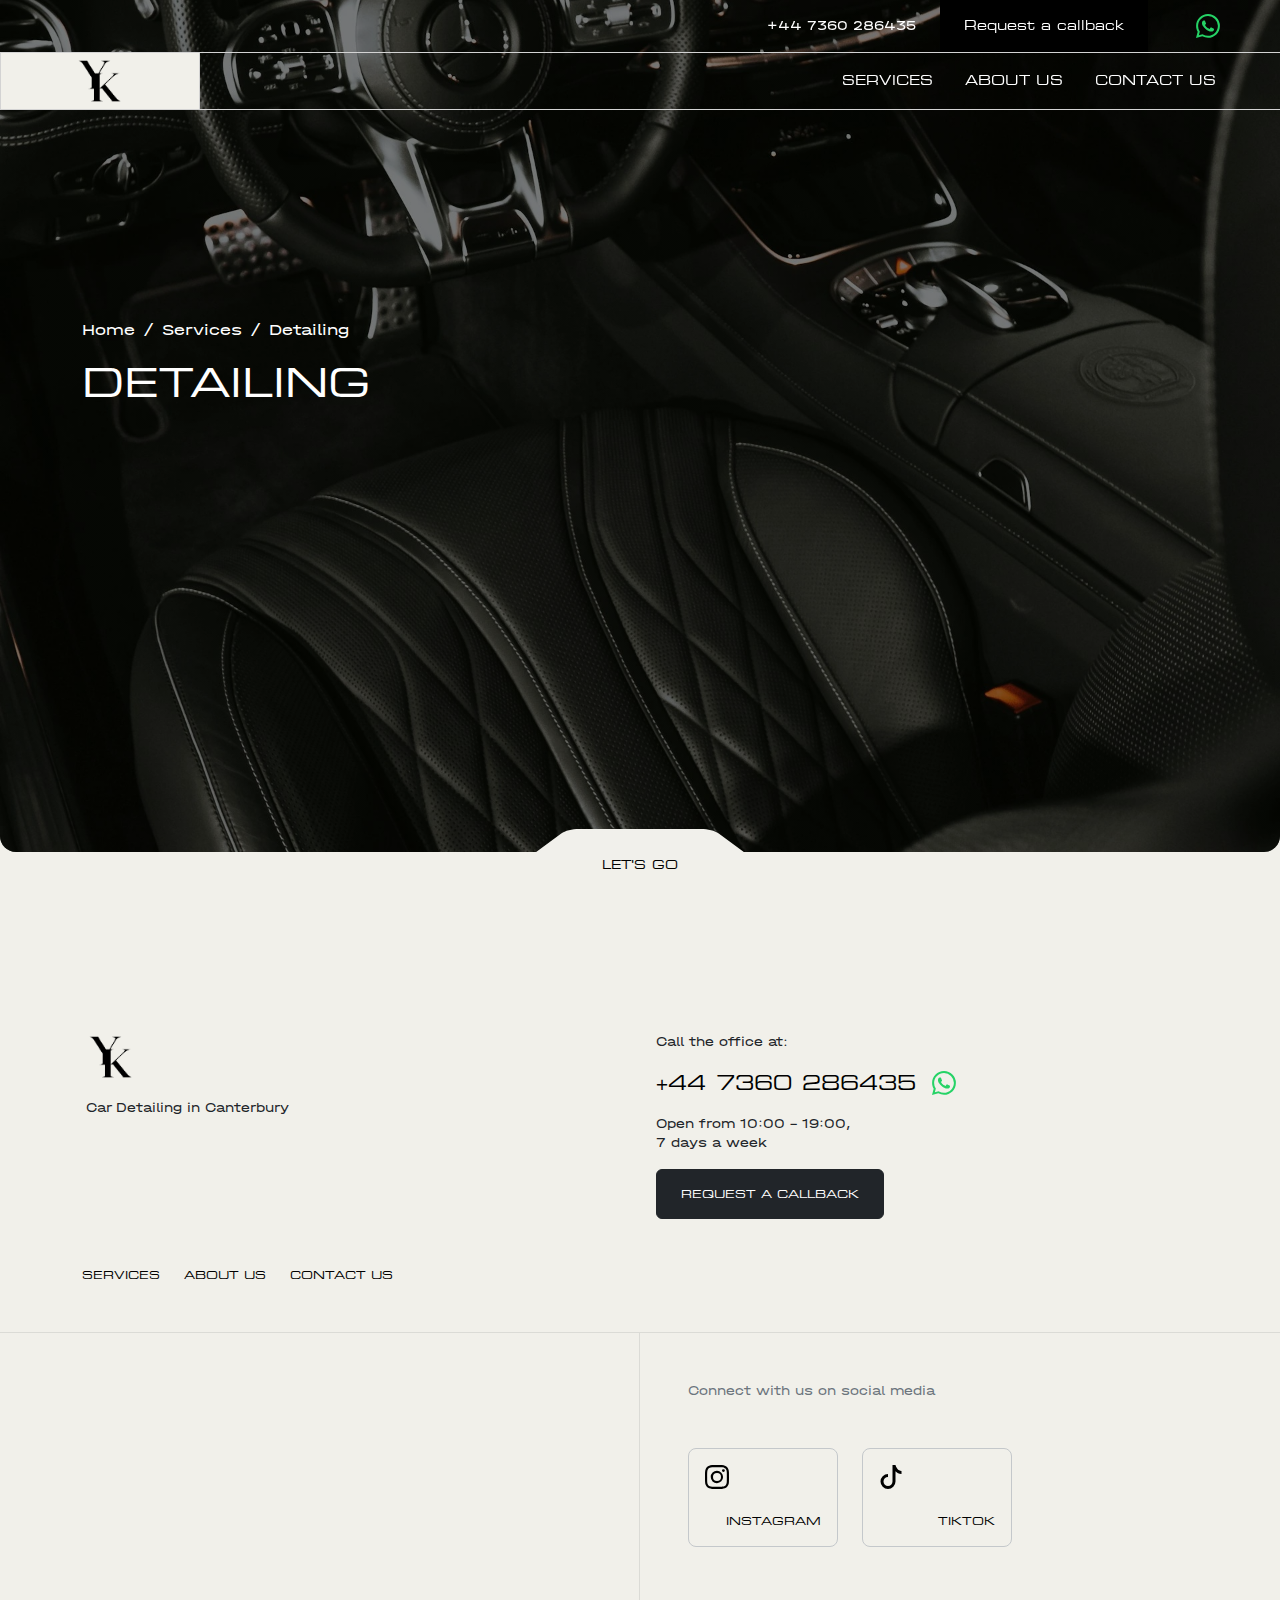
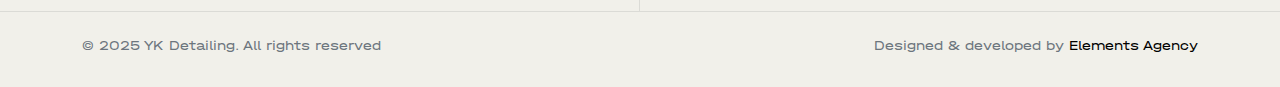
<file: detailing.html>
<!DOCTYPE html>
<html lang="en">
<head>
        <meta name=”robots” content="index, follow">
        <meta charset="UTF-8">
        <meta name="viewport" content="width=device-width, initial-scale=1.0">
        
        <title>YK Detailing | Car Detailing in Canterbury</title>
        <meta name="description" content="Car Detailing Canterbury - YK Detailing offers premium car detailing, polishing, and ceramic coating services in Canterbury and surrounding areas.">
        <meta name="author" content="your Site Name">
    
        <meta property="og:title" content="YK Detailing | Car Detailing in Canterbury">
        <meta property="og:type" content="website">
        <meta property="og:url" content="https://ykdetailing.co.uk/">
        <meta property="og:description" content="Car Detailing Canterbury - YK Detailing offers premium car detailing, polishing, and ceramic coating services in Canterbury and surrounding areas.">
        <meta property="og:image" content="https://ykdetailing.co.uk/img/meta-image.webp">
        <meta property="og:locale" content="en_GB">
        <meta property="og:site_name" content="YK Detailing">
    
        <link rel="icon" href="./img/favicon/favicon.ico">
        <link rel="icon" href="./img/favicon/favicon.svg" type="image/svg+xml">
        <link rel="apple-touch-icon" href="./img/favicon/favicon.png">
    
        <link rel="canonical" href="https://ykdetailing.co.uk/"/>
    
        <link rel="stylesheet" href="./css/reset.css">
        <link href="https://cdn.jsdelivr.net/npm/bootstrap@5.3.3/dist/css/bootstrap.min.css" rel="stylesheet" integrity="sha384-QWTKZyjpPEjISv5WaRU9OFeRpok6YctnYmDr5pNlyT2bRjXh0JMhjY6hW+ALEwIH" crossorigin="anonymous">
        <link rel="stylesheet" href="./css/styles.css">
</head>
<body>
    <header class="header">
        <div class="container-fluid p-0">
            <div class="container-fluid d-none d-lg-block">
                <div class="row d-flex align-items-center justify-content-end" style="border-bottom: 1px solid lightgray;">
                    <div class="col-auto d-flex align-items-center">
                        <a class="text-decoration-none small phone__mobile__desktop" href="tel:+447360286435">+44 7360 286435</a>
                        <button id="callback-btn" type="button" class="btn btn-dark text-white btn-sm px-4 py-3 ms-3 ms-lg-4 me-3 me-lg-5 eurostile rounded-0 small" data-bs-toggle="modal" data-bs-target="#staticBackdrop">Request a callback</button>    
                        <a class="text-decoration-none me-3 icon-replace-link d-inline-flex me-lg-5 whatsapp" href="https://wa.me/447360286435" target="_blank" rel="nofollow noopener noreferrer" aria-label="Contact us via WhatsApp">
                            <span class="d-inline-flex position-relative">
                                <svg xmlns="http://www.w3.org/2000/svg" width="24" height="24" aria-hidden="true" aria-label="Contact us via WhatsApp" fill="currentColor" class="bi bi-whatsapp" viewBox="0 0 16 16">
                                    <path d="M13.601 2.326A7.85 7.85 0 0 0 7.994 0C3.627 0 .068 3.558.064 7.926c0 1.399.366 2.76 1.057 3.965L0 16l4.204-1.102a7.9 7.9 0 0 0 3.79.965h.004c4.368 0 7.926-3.558 7.93-7.93A7.9 7.9 0 0 0 13.6 2.326zM7.994 14.521a6.6 6.6 0 0 1-3.356-.92l-.24-.144-2.494.654.666-2.433-.156-.251a6.56 6.56 0 0 1-1.007-3.505c0-3.626 2.957-6.584 6.591-6.584a6.56 6.56 0 0 1 4.66 1.931 6.56 6.56 0 0 1 1.928 4.66c-.004 3.639-2.961 6.592-6.592 6.592m3.615-4.934c-.197-.099-1.17-.578-1.353-.646-.182-.065-.315-.099-.445.099-.133.197-.513.646-.627.775-.114.133-.232.148-.43.05-.197-.1-.836-.308-1.592-.985-.59-.525-.985-1.175-1.103-1.372-.114-.198-.011-.304.088-.403.087-.088.197-.232.296-.346.1-.114.133-.198.198-.33.065-.134.034-.248-.015-.347-.05-.099-.445-1.076-.612-1.47-.16-.389-.323-.335-.445-.34-.114-.007-.247-.007-.38-.007a.73.73 0 0 0-.529.247c-.182.198-.691.677-.691 1.654s.71 1.916.81 2.049c.098.133 1.394 2.132 3.383 2.992.47.205.84.326 1.129.418.475.152.904.129 1.246.08.38-.058 1.171-.48 1.338-.943.164-.464.164-.86.114-.943-.049-.084-.182-.133-.38-.232"/>
                                </svg>
                            </span>
                        </a>
                    </div>
                </div>
            </div>
            <div class="header__body">
                <div class="header__burger mx-3">
                    <span></span>
                </div>
                <div class="header__logo">
                    <a href="/">
                        <img src="./img/logo/logo-black.webp" alt="logo" class="logo">
                    </a>
                </div>
                <div class="phone__mobile mx-3">
                    <button id="callback-btn" type="button" data-bs-toggle="modal" data-bs-target="#staticBackdrop" style="background-color: transparent;">
                        <svg xmlns="http://www.w3.org/2000/svg" width="24" height="24" fill="currentColor" class="bi bi-telephone-fill" viewBox="0 0 16 16">
                            <path fill-rule="evenodd" d="M1.885.511a1.745 1.745 0 0 1 2.61.163L6.29 2.98c.329.423.445.974.315 1.494l-.547 2.19a.68.68 0 0 0 .178.643l2.457 2.457a.68.68 0 0 0 .644.178l2.189-.547a1.75 1.75 0 0 1 1.494.315l2.306 1.794c.829.645.905 1.87.163 2.611l-1.034 1.034c-.74.74-1.846 1.065-2.877.702a18.6 18.6 0 0 1-7.01-4.42 18.6 18.6 0 0 1-4.42-7.009c-.362-1.03-.037-2.137.703-2.877z"/>
                        </svg>
                    </button>   
                </div>
                <nav class="header__menu me-lg-5">
                    <ul class="header__list eurostile">
                        <li class="px-3 py-3">
                            <a href="/#services" class="header__link small">Services</a>
                        </li>
                        <li class="px-3 py-3">
                            <a href="/#about" class="header__link small">About us</a>
                        </li>
                        <!-- <li class="px-3 py-3">
                            <a href="/#portfolio" class="header__link small">Latest Work</a>
                        </li> -->
                        <li class="px-3 py-3">
                            <a href="/#contact" class="header__link small">Contact us</a>
                        </li>
                    </ul>
                    <div class="w-100 position-absolute bottom-0 start-0 d-md-none">
                        <div class="flex-row row mx-0 border-top border-opacity-10 border-dark z-index-3">
                            <div class="col px-0">
                                <a class="link-dark h-100 align-items-center d-flex p-2 p-sm-4 text-decoration-none small fw-medium justify-content-center" href="tel:+447360286435">+44 7360 286435</a>
                            </div>
                            <div class="col-auto px-0">
                                <a class="border-start border-opacity-10 border-dark text-decoration-none p-2 p-sm-4 d-inline-flex icon-replace-link whatsapp" href="https://wa.me/447360286435" target="_blank" rel="nofollow noopener noreferrer" aria-label="Contact us via WhatsApp">
                                    <span class="d-inline-flex position-relative">
                                        <svg xmlns="http://www.w3.org/2000/svg" width="24" height="24" aria-hidden="true" aria-label="Contact us via WhatsApp" fill="currentColor" class="bi bi-whatsapp" viewBox="0 0 16 16">
                                            <path d="M13.601 2.326A7.85 7.85 0 0 0 7.994 0C3.627 0 .068 3.558.064 7.926c0 1.399.366 2.76 1.057 3.965L0 16l4.204-1.102a7.9 7.9 0 0 0 3.79.965h.004c4.368 0 7.926-3.558 7.93-7.93A7.9 7.9 0 0 0 13.6 2.326zM7.994 14.521a6.6 6.6 0 0 1-3.356-.92l-.24-.144-2.494.654.666-2.433-.156-.251a6.56 6.56 0 0 1-1.007-3.505c0-3.626 2.957-6.584 6.591-6.584a6.56 6.56 0 0 1 4.66 1.931 6.56 6.56 0 0 1 1.928 4.66c-.004 3.639-2.961 6.592-6.592 6.592m3.615-4.934c-.197-.099-1.17-.578-1.353-.646-.182-.065-.315-.099-.445.099-.133.197-.513.646-.627.775-.114.133-.232.148-.43.05-.197-.1-.836-.308-1.592-.985-.59-.525-.985-1.175-1.103-1.372-.114-.198-.011-.304.088-.403.087-.088.197-.232.296-.346.1-.114.133-.198.198-.33.065-.134.034-.248-.015-.347-.05-.099-.445-1.076-.612-1.47-.16-.389-.323-.335-.445-.34-.114-.007-.247-.007-.38-.007a.73.73 0 0 0-.529.247c-.182.198-.691.677-.691 1.654s.71 1.916.81 2.049c.098.133 1.394 2.132 3.383 2.992.47.205.84.326 1.129.418.475.152.904.129 1.246.08.38-.058 1.171-.48 1.338-.943.164-.464.164-.86.114-.943-.049-.084-.182-.133-.38-.232"/>
                                        </svg>
                                    </span>
                                </a>
                            </div>
                        </div>
                    </div>
                </nav>
            </div>
        </div>
    </header>
    <main id="main">
        <div class="z-index-1 position-relative w-100 d-flex align-items-center rounded-top-0 rounded-4" style="height: calc(-3rem + 100vh); min-height: 21.25rem; width: 100% !important;">
            <div class="rounded-top-0 rounded-4 position-absolute z-index-0 top-0 start-0 overflow-hidden w-100 h-100" style="background-color: #f1f0ea; width:100% !important;height:100% !important;">
                <div style="position: absolute; top: 0px; left: 0px; width: 100%; height: 100%; background-size: cover; background-repeat: no-repeat; background-position: center center; background-image: linear-gradient( rgba(0, 0, 0, 0.5), rgba(0, 0, 0, 0.5) ),url(./img/services/service4.webp);"></div>
            </div>
            <div class="position-relative z-index-3 w-100 h-100 d-flex flex-column align-items-center rounded-top-0 rounded-4 justify-content-center pb-3">
                <div class="container" style="height:200px;">                      
                      <nav aria-label="breadcrumb">
                        <ol class="breadcrumb">
                          <li class="breadcrumb-item"><a href="/" class="text-white">Home</a></li>
                          <li class="breadcrumb-item"><a href="/#services" class="text-white">Services</a></li>
                          <li class="breadcrumb-item active text-white" aria-current="page">Detailing</li>
                        </ol>
                      </nav>
                    <h1 class="fs-1 mb-4 text-white text-uppercase fw-medium eurostile">Detailing</h1>
                        <!-- <div class="text-white fw-medium px-0 col-12 col-md-7">
                            <p>Wet interior cleaning | Interior detailing (leather and plastic dressing) | Leather UV and stain protection<br><br><br><br></p>
                        </div> -->
                </div>
                <div class="position-absolute start-50 bottom-0 d-flex flex-column translate-middle-x align-items-center" style="height:36px;margin-bottom:-13px;">
                        <svg width="254" height="31" aria-hidden="true" viewBox="0 0 253 31">
                            <path d="M65.6635 0C58.3803 0 51.6108 1.72068 47.7507 4.55314L17.9127 26.4469C14.0526 29.2793 7.28313 31 0 31H126.999L127 0H65.6635Z" fill="#F1F0EB"></path>
                            <path d="M187.337 0C194.62 0 201.389 1.72068 205.249 4.55314L235.087 26.4469C238.947 29.2793 245.717 31 253 31H126.001L126 0H187.337Z" fill="#F1F0EB"></path>
                        </svg>
                        <a class="link-dark text-decoration-none mt-3 fw-medium text-uppercase position-absolute eurostile" style="font-size: 12px; bottom: -8px; color: rgb(0, 0, 0) !important;" href="#portfolio__item">
                            Let's Go </a>
                </div>
            </div>
        </div>
    </main>
    <!-- <section id="portfolio__item" class="section">
        <div class="container">
            <div class="row d-flex align-items-stretch">
                <div class="col-12 col-md-6 d-flex align-items-stretch mb-5" style="height: 400px;">
                    <div class="bg-secondary rounded-4 p-4 w-100"></div>
                </div>
                <div class="col-12 col-md-6 d-flex align-items-stretch mb-5">
                    <div class="d-flex flex-column justify-content-between bg-white rounded-4 p-4 w-100">
                        <h2 class="small fw-medium mb-5 eurostile">Wet interior cleaning</h2>
                        <p class="mb-0 fw-medium"></p>
                    </div>
                </div>
                <div class="col-12 col-md-6 d-flex align-items-stretch mb-5 order-md-2" style="height: 400px;">
                    <div class="bg-secondary rounded-4 p-4 w-100"></div>
                </div>
                <div class="col-12 col-md-6 d-flex align-items-stretch mb-5 order-md-1">
                    <div class="d-flex flex-column justify-content-between bg-white rounded-4 p-4 w-100">
                        <h2 class="small fw-medium mb-5 eurostile">Interior detailing (leather and plastic dressing)</h2>
                        <p class="mb-0 fw-medium"></p>
                    </div>
                </div>
            </div>
        </div>
    </section>
    <section class="section">
        <div class="container">
            <div class="w-100 bg-white rounded-4 overflow-hidden">
                <div class="p-4 p-md-4 w-100">
                    <h3 class="fs-6 eurostile text-uppercase">PRICE LIST FOR Detailing *</h3>
                    <p class="text-black-50 small">* Specify the final cost with the manager</p>
                </div>
                <div class="accordion rounded-0" id="accordionFlushExample">
                    <div class="accordion-item rounded-0 border-start-0 border-end-0">
                        <h2 class="accordion-header">
                            <button class="p-0 pe-4 accordion-button d-flex align-items-stretch justify-content-center collapsed" type="button" data-bs-toggle="collapse" data-bs-target="#pricelist1" aria-expanded="false" aria-controls="flush-collapseOne">
                                <div class="col me-4 p-4 text-uppercase eurostile">Wet interior cleaning</div>
                            </button>
                        </h2>
                        <div id="pricelist1" class="accordion-collapse collapse" data-bs-parent="#accordionFlushExample">
                            <div class="link-dark accordion-body bg-white border-top pt-4 border-black border-opacity-10 px-0">
                                <div class="row mx-0">
                                    <div class="col-12 col-md-6 px-4"></div>
                                    <div class="col-12 col-md-6">
                                        <div class="table w-100">
                                            <table class="w-100 small">
                                                <tbody>
                                                    <tr class="border-0">
                                                        <th></th>
                                                        <th class="text-center p-2 text-black-50">Price</th>
                                                    </tr>
                                                    <tr class="border-0">
                                                        <td class="p-2 text-black-50">Compact cars</td>
                                                        <td class="p-2 text-center" data-price="">
                                                            <p class="mb-0">100£</p>
                                                        </td>
                                                    </tr>
                                                    <tr class="border-0">
                                                        <td class="p-2 text-black-50">Fullsize cars</td>
                                                        <td class="p-2 text-center" data-price="">
                                                            <p class="mb-0">150£</p>
                                                        </td>
                                                    </tr>
                                                    <tr class="border-0">
                                                        <td class="p-2 text-black-50">SUV’s</td>
                                                        <td class="p-2 text-center" data-price="">
                                                            <p class="mb-0">200£</p>
                                                        </td>
                                                    </tr>
                                                    <tr class="border-0">
                                                        <td class="p-2 text-black-50">Luxury cars</td>
                                                        <td class="p-2 text-center" data-price="">
                                                            <p class="mb-0">250£</p>
                                                        </td>
                                                    </tr>
                                                </tbody>
                                            </table>
                                        </div>
                                    </div>
                                </div>
                            </div>
                        </div>
                    </div>
                    <div class="accordion-item rounded-0 border-start-0 border-end-0">
                        <h2 class="accordion-header">
                            <button class="p-0 pe-4 accordion-button d-flex align-items-stretch justify-content-center collapsed" type="button" data-bs-toggle="collapse" data-bs-target="#pricelist2" aria-expanded="false" aria-controls="flush-collapseOne">
                                <div class="col me-4 p-4 text-uppercase eurostile">Interior detailing (leather and plastic dressing)</div>
                            </button>
                        </h2>
                        <div id="pricelist2" class="accordion-collapse collapse" data-bs-parent="#accordionFlushExample">
                            <div class="link-dark accordion-body bg-white border-top pt-4 border-black border-opacity-10 px-0">
                                <div class="row mx-0">
                                    <div class="col-12 col-md-6 px-4"></div>
                                    <div class="col-12 col-md-6">
                                        <div class="table w-100">
                                            <table class="w-100 small">
                                                <tbody>
                                                    <tr class="border-0">
                                                        <th></th>
                                                        <th class="text-center p-2 text-black-50">Price</th>
                                                    </tr>
                                                    <tr class="border-0">
                                                        <td class="p-2 text-black-50">Compact cars</td>
                                                        <td class="p-2 text-center" data-price="">
                                                            <p class="mb-0">100£</p>
                                                        </td>
                                                    </tr>
                                                    <tr class="border-0">
                                                        <td class="p-2 text-black-50">Fullsize cars</td>
                                                        <td class="p-2 text-center" data-price="">
                                                            <p class="mb-0">150£</p>
                                                        </td>
                                                    </tr>
                                                    <tr class="border-0">
                                                        <td class="p-2 text-black-50">SUV’s</td>
                                                        <td class="p-2 text-center" data-price="">
                                                            <p class="mb-0">200£</p>
                                                        </td>
                                                    </tr>
                                                    <tr class="border-0">
                                                        <td class="p-2 text-black-50">Luxury cars</td>
                                                        <td class="p-2 text-center" data-price="">
                                                            <p class="mb-0">250£</p>
                                                        </td>
                                                    </tr>
                                                </tbody>
                                            </table>
                                        </div>
                                    </div>
                                </div>
                            </div>
                        </div>
                    </div>
                    <div class="accordion-item rounded-0 border-start-0 border-end-0">
                        <h2 class="accordion-header">
                            <button class="p-0 pe-4 accordion-button d-flex align-items-stretch justify-content-center collapsed" type="button" data-bs-toggle="collapse" data-bs-target="#pricelist3" aria-expanded="false" aria-controls="flush-collapseOne">
                                <div class="col me-4 p-4 text-uppercase eurostile">Leather UV and stain protection</div>
                            </button>
                        </h2>
                        <div id="pricelist3" class="accordion-collapse collapse" data-bs-parent="#accordionFlushExample">
                            <div class="link-dark accordion-body bg-white border-top pt-4 border-black border-opacity-10 px-0">
                                <div class="row mx-0">
                                    <div class="col-12 col-md-6 px-4"></div>
                                    <div class="col-12 col-md-6">
                                        <div class="table w-100">
                                            <table class="w-100 small">
                                                <tbody>
                                                    <tr class="border-0">
                                                        <th></th>
                                                        <th class="text-center p-2 text-black-50">Price</th>
                                                    </tr>
                                                    <tr class="border-0">
                                                        <td class="p-2 text-black-50">Compact cars</td>
                                                        <td class="p-2 text-center" data-price="">
                                                            <p class="mb-0">100£</p>
                                                        </td>
                                                    </tr>
                                                    <tr class="border-0">
                                                        <td class="p-2 text-black-50">Fullsize cars</td>
                                                        <td class="p-2 text-center" data-price="">
                                                            <p class="mb-0">150£</p>
                                                        </td>
                                                    </tr>
                                                    <tr class="border-0">
                                                        <td class="p-2 text-black-50">SUV’s</td>
                                                        <td class="p-2 text-center" data-price="">
                                                            <p class="mb-0">200£</p>
                                                        </td>
                                                    </tr>
                                                    <tr class="border-0">
                                                        <td class="p-2 text-black-50">Luxury cars</td>
                                                        <td class="p-2 text-center" data-price="">
                                                            <p class="mb-0">250£</p>
                                                        </td>
                                                    </tr>
                                                </tbody>
                                            </table>
                                        </div>
                                    </div>
                                </div>
                            </div>
                        </div>
                    </div>
                </div>
            </div>
        </div>
    </section> -->
    <footer id="contact" class="section">
        <div class="container">
            <div class="row pb-5">
                <div class="col-12 col-md-6 px-4 px-md-3">
                    <a href="/" class="d-block mb-3">
                        <img src="./img/logo/logo-black.webp" alt="logo" style="height: 50px;">
                    </a>
                    <p class="small mb-3">Car Detailing in Canterbury</p>
                </div>
                <div class="col-12 col-md-6 px-4 px-md-3">
                    <div class="row">
                        <div class="col-12 col-md-auto">
                            <p class="small mb-3">Call the office at:</p>
                            <p class="d-flex align-items-center">
                                <a href="tel:+447360286435" class="fs-5 text-uppercase fw-medium text-decoration-none me-3 eurostile footer__link">+44 7360 286435</a>
                                <a class="text-decoration-none me-3 icon-replace-link d-inline-flex whatsapp" href="https://wa.me/447360286435" target="_blank" rel="nofollow noopener noreferrer" aria-label="Contact us via WhatsApp">
                                    <span class="d-inline-flex position-relative">
                                        <svg xmlns="http://www.w3.org/2000/svg" width="24" height="24" aria-hidden="true" aria-label="Contact us via WhatsApp" fill="currentColor" class="bi bi-whatsapp" viewBox="0 0 16 16">
                                            <path d="M13.601 2.326A7.85 7.85 0 0 0 7.994 0C3.627 0 .068 3.558.064 7.926c0 1.399.366 2.76 1.057 3.965L0 16l4.204-1.102a7.9 7.9 0 0 0 3.79.965h.004c4.368 0 7.926-3.558 7.93-7.93A7.9 7.9 0 0 0 13.6 2.326zM7.994 14.521a6.6 6.6 0 0 1-3.356-.92l-.24-.144-2.494.654.666-2.433-.156-.251a6.56 6.56 0 0 1-1.007-3.505c0-3.626 2.957-6.584 6.591-6.584a6.56 6.56 0 0 1 4.66 1.931 6.56 6.56 0 0 1 1.928 4.66c-.004 3.639-2.961 6.592-6.592 6.592m3.615-4.934c-.197-.099-1.17-.578-1.353-.646-.182-.065-.315-.099-.445.099-.133.197-.513.646-.627.775-.114.133-.232.148-.43.05-.197-.1-.836-.308-1.592-.985-.59-.525-.985-1.175-1.103-1.372-.114-.198-.011-.304.088-.403.087-.088.197-.232.296-.346.1-.114.133-.198.198-.33.065-.134.034-.248-.015-.347-.05-.099-.445-1.076-.612-1.47-.16-.389-.323-.335-.445-.34-.114-.007-.247-.007-.38-.007a.73.73 0 0 0-.529.247c-.182.198-.691.677-.691 1.654s.71 1.916.81 2.049c.098.133 1.394 2.132 3.383 2.992.47.205.84.326 1.129.418.475.152.904.129 1.246.08.38-.058 1.171-.48 1.338-.943.164-.464.164-.86.114-.943-.049-.084-.182-.133-.38-.232"/>
                                        </svg>
                                    </span>
                                </a>
                            </p>
                            <p class="small mb-3">Open from 10:00 - 19:00, <br>7 days a week</p>
                        </div>
                        <div class="col-12 col-md-auto">
                            <button type="button" class="btn btn-dark py-3 px-4 text-uppercase fw-medium little eurostile" data-bs-toggle="modal" data-bs-target="#staticBackdrop">Request a callback</button>
                        </div>
                    </div>
                </div>
            </div>
            <div class="row d-flex flex-row flex-wrap align-items-end">
                <div class="d-none d-md-flex col-12 col-md-6 align-items-center justify-content-start flex-wrap eurostile">
                    <a href="/#services" class="text-uppercase fw-medium text-decoration-none little footer__link">Services</a>
                    <a href="/#about" class="ms-4 text-uppercase fw-medium text-decoration-none little footer__link">About us</a>
                    <!-- <a href="/#portfolio" class="ms-4 text-uppercase fw-medium text-decoration-none little footer__link">Latest work</a> -->
                    <a href="/#contact" class="ms-4 text-uppercase fw-medium text-decoration-none little footer__link">Contact us</a>
                </div>
                <!-- <div class="col-12 col-md-6 d-flex flex-column align-items-start justify-content-start flex-wrap px-4 px-md-3">
                    <p class="small mb-0">Our address</p>
                    <p class="mb-0">
                        <a href="https://maps.app.goo.gl/VN39rJL8hxrcQbu6A" class="text-uppercase fw-medium text-decoration-none little eurostile footer__link" target="_blank" rel="nofollow noopener noreferrer">Canterbury</a>
                    </p>
                </div> -->
            </div>
        </div>
        <div class="border-top border-bottom border-opacity-10 border-dark mt-5">
            <div class="container">
                <div class="row">
                    <div class="d-none d-md-block col-md-6 py-4 py-md-5 px-4 ps-md-5 border-end border-opacity-10 border-dark"></div>
                    <div class="col-12 col-md-6 py-4 py-md-5 px-4 ps-md-5">
                        <p class="small mb-md-5 mb-4 text-secondary">Connect with us on social media</p>
                        <div class="row">
                            <div class="col-6 col-lg-4">
                                <div class="text-white rounded-3">
                                    <a href="https://www.instagram.com/yk_detail/" class="text-decoration-none h-100 d-flex flex-column align-items-center align-items-md-start border border-secondary-subtle rounded-3 p-3 justify-content-center mb-3" id="instagram" target="_blank" rel="nofollow noopener noreferrer">
                                        <svg xmlns="http://www.w3.org/2000/svg" width="24" height="24" fill="currentColor" class="bi bi-instagram" viewBox="0 0 16 16">
                                            <path d="M8 0C5.829 0 5.556.01 4.703.048 3.85.088 3.269.222 2.76.42a3.9 3.9 0 0 0-1.417.923A3.9 3.9 0 0 0 .42 2.76C.222 3.268.087 3.85.048 4.7.01 5.555 0 5.827 0 8.001c0 2.172.01 2.444.048 3.297.04.852.174 1.433.372 1.942.205.526.478.972.923 1.417.444.445.89.719 1.416.923.51.198 1.09.333 1.942.372C5.555 15.99 5.827 16 8 16s2.444-.01 3.298-.048c.851-.04 1.434-.174 1.943-.372a3.9 3.9 0 0 0 1.416-.923c.445-.445.718-.891.923-1.417.197-.509.332-1.09.372-1.942C15.99 10.445 16 10.173 16 8s-.01-2.445-.048-3.299c-.04-.851-.175-1.433-.372-1.941a3.9 3.9 0 0 0-.923-1.417A3.9 3.9 0 0 0 13.24.42c-.51-.198-1.092-.333-1.943-.372C10.443.01 10.172 0 7.998 0zm-.717 1.442h.718c2.136 0 2.389.007 3.232.046.78.035 1.204.166 1.486.275.373.145.64.319.92.599s.453.546.598.92c.11.281.24.705.275 1.485.039.843.047 1.096.047 3.231s-.008 2.389-.047 3.232c-.035.78-.166 1.203-.275 1.485a2.5 2.5 0 0 1-.599.919c-.28.28-.546.453-.92.598-.28.11-.704.24-1.485.276-.843.038-1.096.047-3.232.047s-2.39-.009-3.233-.047c-.78-.036-1.203-.166-1.485-.276a2.5 2.5 0 0 1-.92-.598 2.5 2.5 0 0 1-.6-.92c-.109-.281-.24-.705-.275-1.485-.038-.843-.046-1.096-.046-3.233s.008-2.388.046-3.231c.036-.78.166-1.204.276-1.486.145-.373.319-.64.599-.92s.546-.453.92-.598c.282-.11.705-.24 1.485-.276.738-.034 1.024-.044 2.515-.045zm4.988 1.328a.96.96 0 1 0 0 1.92.96.96 0 0 0 0-1.92m-4.27 1.122a4.109 4.109 0 1 0 0 8.217 4.109 4.109 0 0 0 0-8.217m0 1.441a2.667 2.667 0 1 1 0 5.334 2.667 2.667 0 0 1 0-5.334"/>
                                        </svg>
                                        <p class="w-100 d-none d-md-block fw-medium pt-4 mb-0 text-end text-uppercase little eurostile">Instagram</p>
                                    </a>
                                </div>
                            </div>
                            <div class="col-6 col-lg-4">
                                <div class="text-white rounded-3">
                                    <a href="https://www.tiktok.com/@yk_detailing/" class="text-decoration-none h-100 d-flex flex-column align-items-center align-items-md-start border border-secondary-subtle rounded-3 p-3 justify-content-center mb-3" id="tiktok" target="_blank" rel="nofollow noopener noreferrer">
                                        <svg xmlns="http://www.w3.org/2000/svg" width="24" height="24" fill="currentColor" class="bi bi-tiktok" viewBox="0 0 16 16">
                                            <path d="M9 0h1.98c.144.715.54 1.617 1.235 2.512C12.895 3.389 13.797 4 15 4v2c-1.753 0-3.07-.814-4-1.829V11a5 5 0 1 1-5-5v2a3 3 0 1 0 3 3z"/>
                                        </svg>
                                        <p class="w-100 d-none d-md-block fw-medium pt-4 mb-0 text-end text-uppercase little eurostile">TikTok</p>
                                    </a>
                                </div>
                            </div>
                        </div>
                    </div>
                </div>
            </div>
        </div>
        <div class="container">
            <div class="row">
                <div class="col-12 col-md-6 pt-4 py-md-4">
                    <p class="text-md-start text-center small text-secondary mb-2">
                        © 2025 YK Detailing. All rights reserved</p>
                </div>
                <div class="col-12 col-md-6 py-4">
                    <p class="text-md-end text-center small text-secondary mb-2 text-end">
                        Designed & developed by <a class="footer__link text-decoration-none" href="https://elementsagency.co.uk/" target="_blank" rel="nofollow noopener noreferrer">Elements Agency</a>
                </div>
            </div>
        </div>
    </footer>

    <div class="modal fade" id="staticBackdrop" data-bs-backdrop="static" data-bs-keyboard="false" tabindex="-1" aria-labelledby="staticBackdropLabel" aria-hidden="true">
    <div class="modal-dialog modal-dialog-centered modal-lg">
        <div class="modal-content">
        <div class="modal-header">
            <h3 class="modal-title fs-5 eurostile" id="exampleModalLabel">REQUEST A CALLBACK</h3>
            <button type="button" class="btn-close" data-bs-dismiss="modal" aria-label="Close"></button>
        </div>
        <div class="modal-body pt-1">
            <p class="text-black-50 mb-3 small">Enter your details below, and one of our team will contact you as soon as possible.</p>
            <iframe name="hiddenConfirm" id="hiddenConfirm" onload="if(submitted){window.location='submission.html'}"></iframe>
            <form action="https://docs.google.com/forms/u/4/d/1wtr3WTQTUmytu30MJ9Ji4jzC79sp9xd3E_bLeSUKLY0/formResponse" method="post" target="hiddenConfirm" onsubmit="submitted = true" class="needs-validation" novalidate>
                <div class="row">
                    <div class="col-12 col-md-6">
                        <div class="form-floating mb-3 required-field">
                            <input type="text" class="form-control" id="name" value="" name="entry.1613535423" required placeholder="Name">
                            <label for="name" class="small">Your name</label>
                        </div>
                    </div>
                    <div class="col-12 col-md-6">
                        <div class="form-floating required-field">
                            <input type="tel" class="form-control" id="phone" value="" name="entry.1461554034" required placeholder="Phone number" minlength="10" maxlength="15">
                            <label for="phone" class="small">Phone number</label>
                        </div>
                    </div>
                </div>
                <div class="modal-footer p-0 mt-3 mt-md-0">
                    <button type="submit" class="lead-from-send py-2 mx-0 my-2 btn btn-dark w-100 eurostile">Request a callback</button>
                </div>
            </form>
        </div>
        </div>
    </div>
    </div>

    <script src="https://cdn.jsdelivr.net/npm/bootstrap@5.3.3/dist/js/bootstrap.bundle.min.js" integrity="sha384-YvpcrYf0tY3lHB60NNkmXc5s9fDVZLESaAA55NDzOxhy9GkcIdslK1eN7N6jIeHz" crossorigin="anonymous"></script>
    <script src="https://ajax.googleapis.com/ajax/libs/jquery/3.6.0/jquery.min.js"></script>
    <script src="./js/script.js"></script>
</body>
</html>
</file>
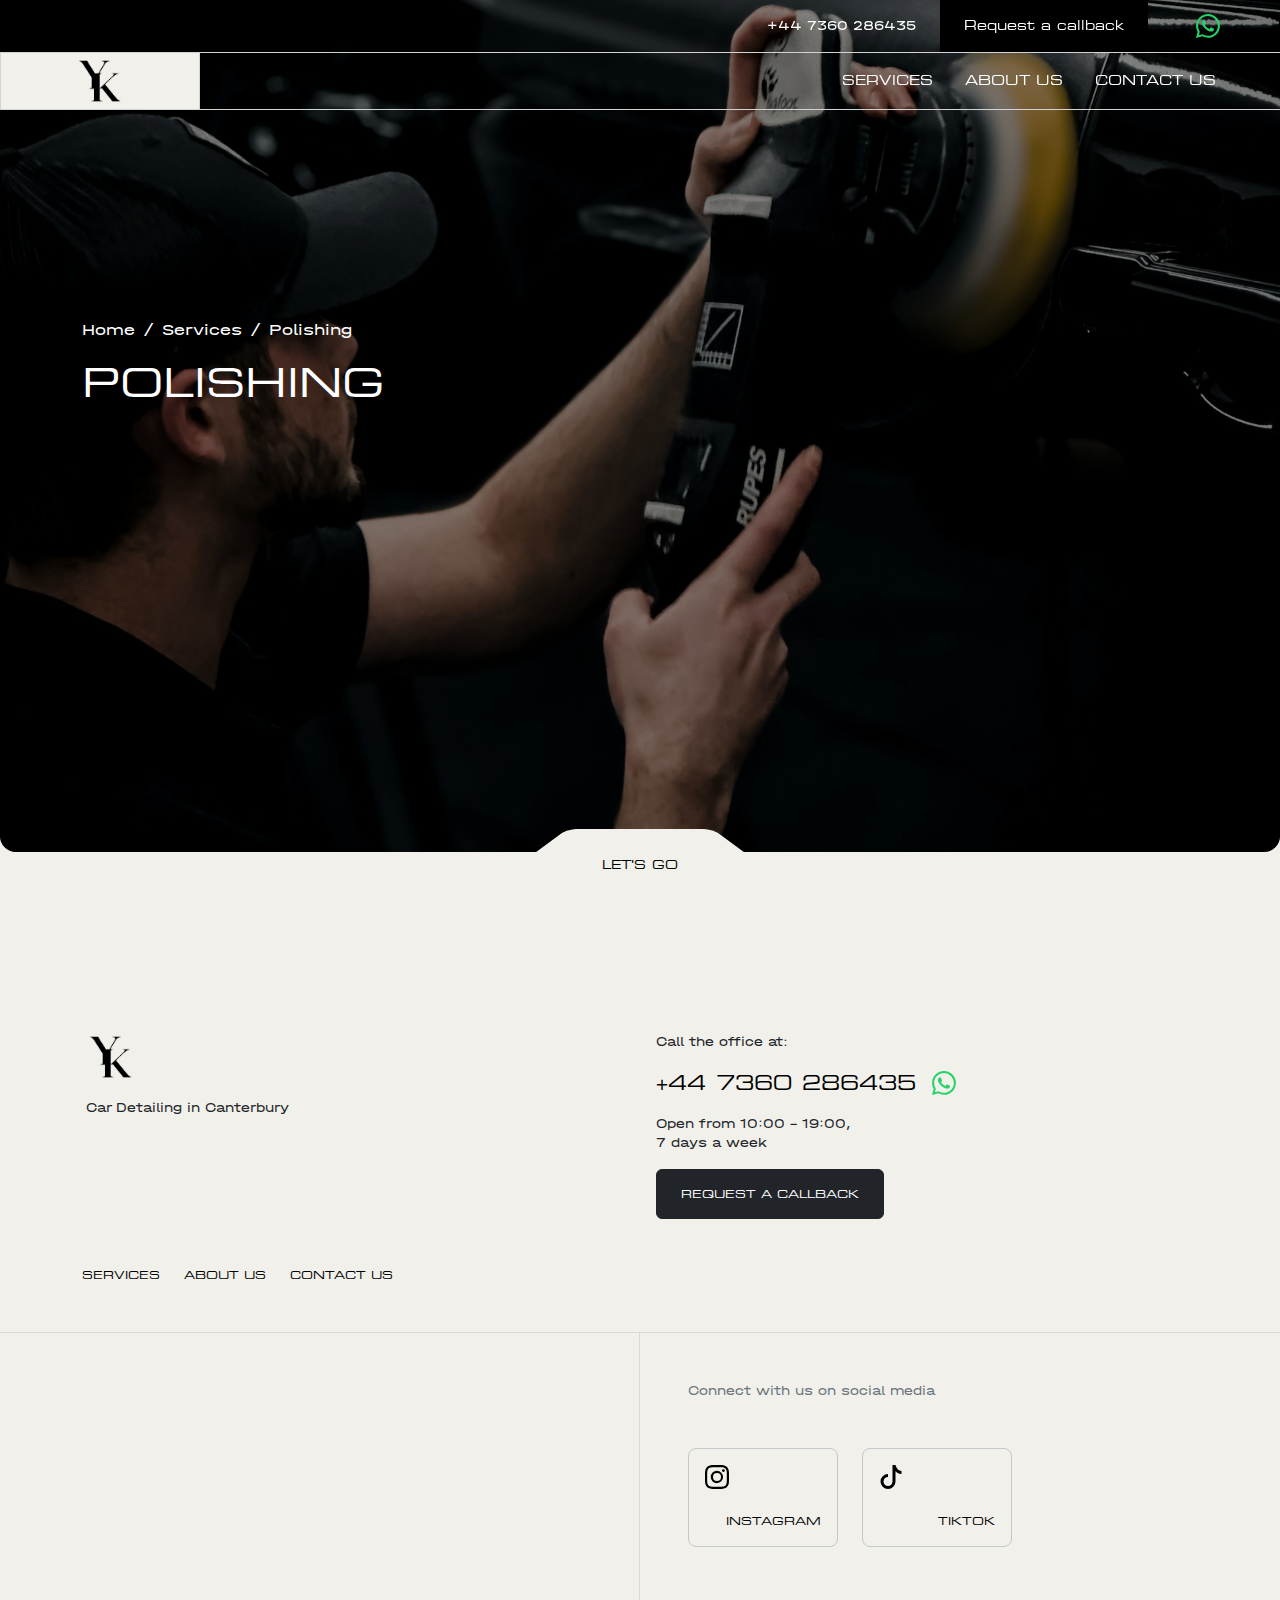
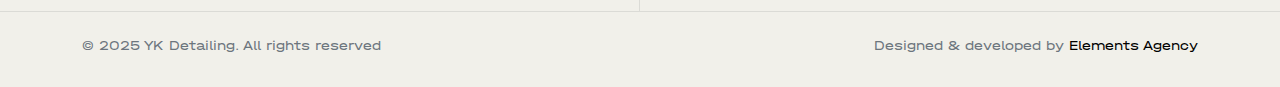
<file: polishing.html>
<!DOCTYPE html>
<html lang="en">
<head>
        <meta name=”robots” content="index, follow">
        <meta charset="UTF-8">
        <meta name="viewport" content="width=device-width, initial-scale=1.0">
        
        <title>YK Detailing | Car Detailing in Canterbury</title>
        <meta name="description" content="Car Detailing Canterbury - YK Detailing offers premium car detailing, polishing, and ceramic coating services in Canterbury and surrounding areas.">
        <meta name="author" content="your Site Name">
    
        <meta property="og:title" content="YK Detailing | Car Detailing in Canterbury">
        <meta property="og:type" content="website">
        <meta property="og:url" content="https://ykdetailing.co.uk/">
        <meta property="og:description" content="Car Detailing Canterbury - YK Detailing offers premium car detailing, polishing, and ceramic coating services in Canterbury and surrounding areas.">
        <meta property="og:image" content="https://ykdetailing.co.uk/img/meta-image.webp">
        <meta property="og:locale" content="en_GB">
        <meta property="og:site_name" content="YK Detailing">
    
        <link rel="icon" href="./img/favicon/favicon.ico">
        <link rel="icon" href="./img/favicon/favicon.svg" type="image/svg+xml">
        <link rel="apple-touch-icon" href="./img/favicon/favicon.png">
    
        <link rel="canonical" href="https://ykdetailing.co.uk/"/>
    
        <link rel="stylesheet" href="./css/reset.css">
        <link href="https://cdn.jsdelivr.net/npm/bootstrap@5.3.3/dist/css/bootstrap.min.css" rel="stylesheet" integrity="sha384-QWTKZyjpPEjISv5WaRU9OFeRpok6YctnYmDr5pNlyT2bRjXh0JMhjY6hW+ALEwIH" crossorigin="anonymous">
        <link rel="stylesheet" href="./css/styles.css">
</head>
<body>
    <header class="header">
        <div class="container-fluid p-0">
            <div class="container-fluid d-none d-lg-block">
                <div class="row d-flex align-items-center justify-content-end" style="border-bottom: 1px solid lightgray;">
                    <div class="col-auto d-flex align-items-center">
                        <a class="text-decoration-none small phone__mobile__desktop" href="tel:+447360286435">+44 7360 286435</a>
                        <button id="callback-btn" type="button" class="btn btn-dark text-white btn-sm px-4 py-3 ms-3 ms-lg-4 me-3 me-lg-5 eurostile rounded-0 small" data-bs-toggle="modal" data-bs-target="#staticBackdrop">Request a callback</button>    
                        <a class="text-decoration-none me-3 icon-replace-link d-inline-flex me-lg-5 whatsapp" href="https://wa.me/447360286435" target="_blank" rel="nofollow noopener noreferrer" aria-label="Contact us via WhatsApp">
                            <span class="d-inline-flex position-relative">
                                <svg xmlns="http://www.w3.org/2000/svg" width="24" height="24" aria-hidden="true" aria-label="Contact us via WhatsApp" fill="currentColor" class="bi bi-whatsapp" viewBox="0 0 16 16">
                                    <path d="M13.601 2.326A7.85 7.85 0 0 0 7.994 0C3.627 0 .068 3.558.064 7.926c0 1.399.366 2.76 1.057 3.965L0 16l4.204-1.102a7.9 7.9 0 0 0 3.79.965h.004c4.368 0 7.926-3.558 7.93-7.93A7.9 7.9 0 0 0 13.6 2.326zM7.994 14.521a6.6 6.6 0 0 1-3.356-.92l-.24-.144-2.494.654.666-2.433-.156-.251a6.56 6.56 0 0 1-1.007-3.505c0-3.626 2.957-6.584 6.591-6.584a6.56 6.56 0 0 1 4.66 1.931 6.56 6.56 0 0 1 1.928 4.66c-.004 3.639-2.961 6.592-6.592 6.592m3.615-4.934c-.197-.099-1.17-.578-1.353-.646-.182-.065-.315-.099-.445.099-.133.197-.513.646-.627.775-.114.133-.232.148-.43.05-.197-.1-.836-.308-1.592-.985-.59-.525-.985-1.175-1.103-1.372-.114-.198-.011-.304.088-.403.087-.088.197-.232.296-.346.1-.114.133-.198.198-.33.065-.134.034-.248-.015-.347-.05-.099-.445-1.076-.612-1.47-.16-.389-.323-.335-.445-.34-.114-.007-.247-.007-.38-.007a.73.73 0 0 0-.529.247c-.182.198-.691.677-.691 1.654s.71 1.916.81 2.049c.098.133 1.394 2.132 3.383 2.992.47.205.84.326 1.129.418.475.152.904.129 1.246.08.38-.058 1.171-.48 1.338-.943.164-.464.164-.86.114-.943-.049-.084-.182-.133-.38-.232"/>
                                </svg>
                            </span>
                        </a>
                    </div>
                </div>
            </div>
            <div class="header__body">
                <div class="header__burger mx-3">
                    <span></span>
                </div>
                <div class="header__logo">
                    <a href="/">
                        <img src="./img/logo/logo-black.webp" alt="logo" class="logo">
                    </a>
                </div>
                <div class="phone__mobile mx-3">
                    <button id="callback-btn" type="button" data-bs-toggle="modal" data-bs-target="#staticBackdrop" style="background-color: transparent;">
                        <svg xmlns="http://www.w3.org/2000/svg" width="24" height="24" fill="currentColor" class="bi bi-telephone-fill" viewBox="0 0 16 16">
                            <path fill-rule="evenodd" d="M1.885.511a1.745 1.745 0 0 1 2.61.163L6.29 2.98c.329.423.445.974.315 1.494l-.547 2.19a.68.68 0 0 0 .178.643l2.457 2.457a.68.68 0 0 0 .644.178l2.189-.547a1.75 1.75 0 0 1 1.494.315l2.306 1.794c.829.645.905 1.87.163 2.611l-1.034 1.034c-.74.74-1.846 1.065-2.877.702a18.6 18.6 0 0 1-7.01-4.42 18.6 18.6 0 0 1-4.42-7.009c-.362-1.03-.037-2.137.703-2.877z"/>
                        </svg>
                    </button>   
                </div>
                <nav class="header__menu me-lg-5">
                    <ul class="header__list eurostile">
                        <li class="px-3 py-3">
                            <a href="/#services" class="header__link small">Services</a>
                        </li>
                        <li class="px-3 py-3">
                            <a href="/#about" class="header__link small">About us</a>
                        </li>
                        <!-- <li class="px-3 py-3">
                            <a href="/#portfolio" class="header__link small">Latest Work</a>
                        </li> -->
                        <li class="px-3 py-3">
                            <a href="/#contact" class="header__link small">Contact us</a>
                        </li>
                    </ul>
                    <div class="w-100 position-absolute bottom-0 start-0 d-md-none">
                        <div class="flex-row row mx-0 border-top border-opacity-10 border-dark z-index-3">
                            <div class="col px-0">
                                <a class="link-dark h-100 align-items-center d-flex p-2 p-sm-4 text-decoration-none small fw-medium justify-content-center" href="tel:+447360286435">+44 7360 286435</a>
                            </div>
                            <div class="col-auto px-0">
                                <a class="border-start border-opacity-10 border-dark text-decoration-none p-2 p-sm-4 d-inline-flex icon-replace-link whatsapp" href="https://wa.me/447360286435" target="_blank" rel="nofollow noopener noreferrer" aria-label="Contact us via WhatsApp">
                                    <span class="d-inline-flex position-relative">
                                        <svg xmlns="http://www.w3.org/2000/svg" width="24" height="24" aria-hidden="true" aria-label="Contact us via WhatsApp" fill="currentColor" class="bi bi-whatsapp" viewBox="0 0 16 16">
                                            <path d="M13.601 2.326A7.85 7.85 0 0 0 7.994 0C3.627 0 .068 3.558.064 7.926c0 1.399.366 2.76 1.057 3.965L0 16l4.204-1.102a7.9 7.9 0 0 0 3.79.965h.004c4.368 0 7.926-3.558 7.93-7.93A7.9 7.9 0 0 0 13.6 2.326zM7.994 14.521a6.6 6.6 0 0 1-3.356-.92l-.24-.144-2.494.654.666-2.433-.156-.251a6.56 6.56 0 0 1-1.007-3.505c0-3.626 2.957-6.584 6.591-6.584a6.56 6.56 0 0 1 4.66 1.931 6.56 6.56 0 0 1 1.928 4.66c-.004 3.639-2.961 6.592-6.592 6.592m3.615-4.934c-.197-.099-1.17-.578-1.353-.646-.182-.065-.315-.099-.445.099-.133.197-.513.646-.627.775-.114.133-.232.148-.43.05-.197-.1-.836-.308-1.592-.985-.59-.525-.985-1.175-1.103-1.372-.114-.198-.011-.304.088-.403.087-.088.197-.232.296-.346.1-.114.133-.198.198-.33.065-.134.034-.248-.015-.347-.05-.099-.445-1.076-.612-1.47-.16-.389-.323-.335-.445-.34-.114-.007-.247-.007-.38-.007a.73.73 0 0 0-.529.247c-.182.198-.691.677-.691 1.654s.71 1.916.81 2.049c.098.133 1.394 2.132 3.383 2.992.47.205.84.326 1.129.418.475.152.904.129 1.246.08.38-.058 1.171-.48 1.338-.943.164-.464.164-.86.114-.943-.049-.084-.182-.133-.38-.232"/>
                                        </svg>
                                    </span>
                                </a>
                            </div>
                        </div>
                    </div>
                </nav>
            </div>
        </div>
    </header>
    <main id="main">
        <div class="z-index-1 position-relative w-100 d-flex align-items-center rounded-top-0 rounded-4" style="height: calc(-3rem + 100vh); min-height: 21.25rem; width: 100% !important;">
            <div class="rounded-top-0 rounded-4 position-absolute z-index-0 top-0 start-0 overflow-hidden w-100 h-100" style="background-color: #f1f0ea; width:100% !important;height:100% !important;">
                <div style="position: absolute; top: 0px; left: 0px; width: 100%; height: 100%; background-size: cover; background-repeat: no-repeat; background-position: center center; background-image: linear-gradient( rgba(0, 0, 0, 0.5), rgba(0, 0, 0, 0.5) ),url(./img/services/service2.webp);"></div>
            </div>
            <div class="position-relative z-index-3 w-100 h-100 d-flex flex-column align-items-center rounded-top-0 rounded-4 justify-content-center pb-3">
                <div class="container" style="height:200px;">                      
                      <nav aria-label="breadcrumb">
                        <ol class="breadcrumb">
                          <li class="breadcrumb-item"><a href="/" class="text-white">Home</a></li>
                          <li class="breadcrumb-item"><a href="/#services" class="text-white">Services</a></li>
                          <li class="breadcrumb-item active text-white" aria-current="page">Polishing</li>
                        </ol>
                      </nav>
                    <h1 class="fs-1 mb-4 text-white text-uppercase fw-medium eurostile">Polishing</h1>
                        <!-- <div class="text-white fw-medium px-0 col-12 col-md-7">
                            <p>Light polishing | Detailing polishing<br><br><br><br></p>
                        </div> -->
                </div>
                <div class="position-absolute start-50 bottom-0 d-flex flex-column translate-middle-x align-items-center" style="height:36px;margin-bottom:-13px;">
                        <svg width="254" height="31" aria-hidden="true" viewBox="0 0 253 31">
                            <path d="M65.6635 0C58.3803 0 51.6108 1.72068 47.7507 4.55314L17.9127 26.4469C14.0526 29.2793 7.28313 31 0 31H126.999L127 0H65.6635Z" fill="#F1F0EB"></path>
                            <path d="M187.337 0C194.62 0 201.389 1.72068 205.249 4.55314L235.087 26.4469C238.947 29.2793 245.717 31 253 31H126.001L126 0H187.337Z" fill="#F1F0EB"></path>
                        </svg>
                        <a class="link-dark text-decoration-none mt-3 fw-medium text-uppercase position-absolute eurostile" style="font-size: 12px; bottom: -8px; color: rgb(0, 0, 0) !important;" href="#portfolio__item">
                            Let's Go </a>
                </div>
            </div>
        </div>
    </main>
    <!-- <section id="portfolio__item" class="section">
        <div class="container">
            <div class="row d-flex align-items-stretch">
                <div class="col-12 col-md-6 d-flex align-items-stretch mb-5" style="height: 400px;">
                    <div class="bg-secondary rounded-4 p-4 w-100"></div>
                </div>
                <div class="col-12 col-md-6 d-flex align-items-stretch mb-5">
                    <div class="d-flex flex-column justify-content-between bg-white rounded-4 p-4 w-100">
                        <h2 class="small fw-medium mb-5 eurostile">Light polishing</h2>
                        <p class="mb-0 fw-medium"></p>
                    </div>
                </div>
                <div class="col-12 col-md-6 d-flex align-items-stretch mb-5 order-md-2" style="height: 400px;">
                    <div class="bg-secondary rounded-4 p-4 w-100"></div>
                </div>
                <div class="col-12 col-md-6 d-flex align-items-stretch mb-5 order-md-1">
                    <div class="d-flex flex-column justify-content-between bg-white rounded-4 p-4 w-100">
                        <h2 class="small fw-medium mb-5 eurostile">Detailing polishing</h2>
                        <p class="mb-0 fw-medium"></p>
                    </div>
                </div>
            </div>
        </div>
    </section>
    <section class="section">
        <div class="container">
            <div class="w-100 bg-white rounded-4 overflow-hidden">
                <div class="p-4 p-md-4 w-100">
                    <h3 class="fs-6 eurostile text-uppercase">PRICE LIST FOR Polishing *</h3>
                    <p class="text-black-50 small">* Specify the final cost with the manager</p>
                </div>
                <div class="accordion rounded-0" id="accordionFlushExample">
                    <div class="accordion-item rounded-0 border-start-0 border-end-0">
                        <h2 class="accordion-header">
                            <button class="p-0 pe-4 accordion-button d-flex align-items-stretch justify-content-center collapsed" type="button" data-bs-toggle="collapse" data-bs-target="#pricelist1" aria-expanded="false" aria-controls="flush-collapseOne">
                                <div class="col me-4 p-4 text-uppercase eurostile">Light polishing</div>
                            </button>
                        </h2>
                        <div id="pricelist1" class="accordion-collapse collapse" data-bs-parent="#accordionFlushExample">
                            <div class="link-dark accordion-body bg-white border-top pt-4 border-black border-opacity-10 px-0">
                                <div class="row mx-0">
                                    <div class="col-12 col-md-6 px-4"></div>
                                    <div class="col-12 col-md-6">
                                        <div class="table w-100">
                                            <table class="w-100 small">
                                                <tbody>
                                                    <tr class="border-0">
                                                        <th></th>
                                                        <th class="text-center p-2 text-black-50">Price</th>
                                                    </tr>
                                                    <tr class="border-0">
                                                        <td class="p-2 text-black-50">Compact cars</td>
                                                        <td class="p-2 text-center" data-price="">
                                                            <p class="mb-0">100£</p>
                                                        </td>
                                                    </tr>
                                                    <tr class="border-0">
                                                        <td class="p-2 text-black-50">Fullsize cars</td>
                                                        <td class="p-2 text-center" data-price="">
                                                            <p class="mb-0">150£</p>
                                                        </td>
                                                    </tr>
                                                    <tr class="border-0">
                                                        <td class="p-2 text-black-50">SUV’s</td>
                                                        <td class="p-2 text-center" data-price="">
                                                            <p class="mb-0">200£</p>
                                                        </td>
                                                    </tr>
                                                    <tr class="border-0">
                                                        <td class="p-2 text-black-50">Luxury cars</td>
                                                        <td class="p-2 text-center" data-price="">
                                                            <p class="mb-0">250£</p>
                                                        </td>
                                                    </tr>
                                                </tbody>
                                            </table>
                                        </div>
                                    </div>
                                </div>
                            </div>
                        </div>
                    </div>
                    <div class="accordion-item rounded-0 border-start-0 border-end-0">
                        <h2 class="accordion-header">
                            <button class="p-0 pe-4 accordion-button d-flex align-items-stretch justify-content-center collapsed" type="button" data-bs-toggle="collapse" data-bs-target="#pricelist2" aria-expanded="false" aria-controls="flush-collapseOne">
                                <div class="col me-4 p-4 text-uppercase eurostile">Detailing polishing</div>
                            </button>
                        </h2>
                        <div id="pricelist2" class="accordion-collapse collapse" data-bs-parent="#accordionFlushExample">
                            <div class="link-dark accordion-body bg-white border-top pt-4 border-black border-opacity-10 px-0">
                                <div class="row mx-0">
                                    <div class="col-12 col-md-6 px-4"></div>
                                    <div class="col-12 col-md-6">
                                        <div class="table w-100">
                                            <table class="w-100 small">
                                                <tbody>
                                                    <tr class="border-0">
                                                        <th></th>
                                                        <th class="text-center p-2 text-black-50">Price</th>
                                                    </tr>
                                                    <tr class="border-0">
                                                        <td class="p-2 text-black-50">Compact cars</td>
                                                        <td class="p-2 text-center" data-price="">
                                                            <p class="mb-0">100£</p>
                                                        </td>
                                                    </tr>
                                                    <tr class="border-0">
                                                        <td class="p-2 text-black-50">Fullsize cars</td>
                                                        <td class="p-2 text-center" data-price="">
                                                            <p class="mb-0">150£</p>
                                                        </td>
                                                    </tr>
                                                    <tr class="border-0">
                                                        <td class="p-2 text-black-50">SUV’s</td>
                                                        <td class="p-2 text-center" data-price="">
                                                            <p class="mb-0">200£</p>
                                                        </td>
                                                    </tr>
                                                    <tr class="border-0">
                                                        <td class="p-2 text-black-50">Luxury cars</td>
                                                        <td class="p-2 text-center" data-price="">
                                                            <p class="mb-0">250£</p>
                                                        </td>
                                                    </tr>
                                                </tbody>
                                            </table>
                                        </div>
                                    </div>
                                </div>
                            </div>
                        </div>
                    </div>
                </div>
            </div>
        </div>
    </section> -->
    <footer id="contact" class="section">
        <div class="container">
            <div class="row pb-5">
                <div class="col-12 col-md-6 px-4 px-md-3">
                    <a href="/" class="d-block mb-3">
                        <img src="./img/logo/logo-black.webp" alt="logo" style="height: 50px;">
                    </a>
                    <p class="small mb-3">Car Detailing in Canterbury</p>
                </div>
                <div class="col-12 col-md-6 px-4 px-md-3">
                    <div class="row">
                        <div class="col-12 col-md-auto">
                            <p class="small mb-3">Call the office at:</p>
                            <p class="d-flex align-items-center">
                                <a href="tel:+447360286435" class="fs-5 text-uppercase fw-medium text-decoration-none me-3 eurostile footer__link">+44 7360 286435</a>
                                <a class="text-decoration-none me-3 icon-replace-link d-inline-flex whatsapp" href="https://wa.me/447360286435" target="_blank" rel="nofollow noopener noreferrer" aria-label="Contact us via WhatsApp">
                                    <span class="d-inline-flex position-relative">
                                        <svg xmlns="http://www.w3.org/2000/svg" width="24" height="24" aria-hidden="true" aria-label="Contact us via WhatsApp" fill="currentColor" class="bi bi-whatsapp" viewBox="0 0 16 16">
                                            <path d="M13.601 2.326A7.85 7.85 0 0 0 7.994 0C3.627 0 .068 3.558.064 7.926c0 1.399.366 2.76 1.057 3.965L0 16l4.204-1.102a7.9 7.9 0 0 0 3.79.965h.004c4.368 0 7.926-3.558 7.93-7.93A7.9 7.9 0 0 0 13.6 2.326zM7.994 14.521a6.6 6.6 0 0 1-3.356-.92l-.24-.144-2.494.654.666-2.433-.156-.251a6.56 6.56 0 0 1-1.007-3.505c0-3.626 2.957-6.584 6.591-6.584a6.56 6.56 0 0 1 4.66 1.931 6.56 6.56 0 0 1 1.928 4.66c-.004 3.639-2.961 6.592-6.592 6.592m3.615-4.934c-.197-.099-1.17-.578-1.353-.646-.182-.065-.315-.099-.445.099-.133.197-.513.646-.627.775-.114.133-.232.148-.43.05-.197-.1-.836-.308-1.592-.985-.59-.525-.985-1.175-1.103-1.372-.114-.198-.011-.304.088-.403.087-.088.197-.232.296-.346.1-.114.133-.198.198-.33.065-.134.034-.248-.015-.347-.05-.099-.445-1.076-.612-1.47-.16-.389-.323-.335-.445-.34-.114-.007-.247-.007-.38-.007a.73.73 0 0 0-.529.247c-.182.198-.691.677-.691 1.654s.71 1.916.81 2.049c.098.133 1.394 2.132 3.383 2.992.47.205.84.326 1.129.418.475.152.904.129 1.246.08.38-.058 1.171-.48 1.338-.943.164-.464.164-.86.114-.943-.049-.084-.182-.133-.38-.232"/>
                                        </svg>
                                    </span>
                                </a>
                            </p>
                            <p class="small mb-3">Open from 10:00 - 19:00, <br>7 days a week</p>
                        </div>
                        <div class="col-12 col-md-auto">
                            <button type="button" class="btn btn-dark py-3 px-4 text-uppercase fw-medium little eurostile" data-bs-toggle="modal" data-bs-target="#staticBackdrop">Request a callback</button>
                        </div>
                    </div>
                </div>
            </div>
            <div class="row d-flex flex-row flex-wrap align-items-end">
                <div class="d-none d-md-flex col-12 col-md-6 align-items-center justify-content-start flex-wrap eurostile">
                    <a href="/#services" class="text-uppercase fw-medium text-decoration-none little footer__link">Services</a>
                    <a href="/#about" class="ms-4 text-uppercase fw-medium text-decoration-none little footer__link">About us</a>
                    <!-- <a href="/#portfolio" class="ms-4 text-uppercase fw-medium text-decoration-none little footer__link">Latest work</a> -->
                    <a href="/#contact" class="ms-4 text-uppercase fw-medium text-decoration-none little footer__link">Contact us</a>
                </div>
                <!-- <div class="col-12 col-md-6 d-flex flex-column align-items-start justify-content-start flex-wrap px-4 px-md-3">
                    <p class="small mb-0">Our address</p>
                    <p class="mb-0">
                        <a href="https://maps.app.goo.gl/VN39rJL8hxrcQbu6A" class="text-uppercase fw-medium text-decoration-none little eurostile footer__link" target="_blank" rel="nofollow noopener noreferrer">Canterbury</a>
                    </p>
                </div> -->
            </div>
        </div>
        <div class="border-top border-bottom border-opacity-10 border-dark mt-5">
            <div class="container">
                <div class="row">
                    <div class="d-none d-md-block col-md-6 py-4 py-md-5 px-4 ps-md-5 border-end border-opacity-10 border-dark"></div>
                    <div class="col-12 col-md-6 py-4 py-md-5 px-4 ps-md-5">
                        <p class="small mb-md-5 mb-4 text-secondary">Connect with us on social media</p>
                        <div class="row">
                            <div class="col-6 col-lg-4">
                                <div class="text-white rounded-3">
                                    <a href="https://www.instagram.com/yk_detail/" class="text-decoration-none h-100 d-flex flex-column align-items-center align-items-md-start border border-secondary-subtle rounded-3 p-3 justify-content-center mb-3" id="instagram" target="_blank" rel="nofollow noopener noreferrer">
                                        <svg xmlns="http://www.w3.org/2000/svg" width="24" height="24" fill="currentColor" class="bi bi-instagram" viewBox="0 0 16 16">
                                            <path d="M8 0C5.829 0 5.556.01 4.703.048 3.85.088 3.269.222 2.76.42a3.9 3.9 0 0 0-1.417.923A3.9 3.9 0 0 0 .42 2.76C.222 3.268.087 3.85.048 4.7.01 5.555 0 5.827 0 8.001c0 2.172.01 2.444.048 3.297.04.852.174 1.433.372 1.942.205.526.478.972.923 1.417.444.445.89.719 1.416.923.51.198 1.09.333 1.942.372C5.555 15.99 5.827 16 8 16s2.444-.01 3.298-.048c.851-.04 1.434-.174 1.943-.372a3.9 3.9 0 0 0 1.416-.923c.445-.445.718-.891.923-1.417.197-.509.332-1.09.372-1.942C15.99 10.445 16 10.173 16 8s-.01-2.445-.048-3.299c-.04-.851-.175-1.433-.372-1.941a3.9 3.9 0 0 0-.923-1.417A3.9 3.9 0 0 0 13.24.42c-.51-.198-1.092-.333-1.943-.372C10.443.01 10.172 0 7.998 0zm-.717 1.442h.718c2.136 0 2.389.007 3.232.046.78.035 1.204.166 1.486.275.373.145.64.319.92.599s.453.546.598.92c.11.281.24.705.275 1.485.039.843.047 1.096.047 3.231s-.008 2.389-.047 3.232c-.035.78-.166 1.203-.275 1.485a2.5 2.5 0 0 1-.599.919c-.28.28-.546.453-.92.598-.28.11-.704.24-1.485.276-.843.038-1.096.047-3.232.047s-2.39-.009-3.233-.047c-.78-.036-1.203-.166-1.485-.276a2.5 2.5 0 0 1-.92-.598 2.5 2.5 0 0 1-.6-.92c-.109-.281-.24-.705-.275-1.485-.038-.843-.046-1.096-.046-3.233s.008-2.388.046-3.231c.036-.78.166-1.204.276-1.486.145-.373.319-.64.599-.92s.546-.453.92-.598c.282-.11.705-.24 1.485-.276.738-.034 1.024-.044 2.515-.045zm4.988 1.328a.96.96 0 1 0 0 1.92.96.96 0 0 0 0-1.92m-4.27 1.122a4.109 4.109 0 1 0 0 8.217 4.109 4.109 0 0 0 0-8.217m0 1.441a2.667 2.667 0 1 1 0 5.334 2.667 2.667 0 0 1 0-5.334"/>
                                        </svg>
                                        <p class="w-100 d-none d-md-block fw-medium pt-4 mb-0 text-end text-uppercase little eurostile">Instagram</p>
                                    </a>
                                </div>
                            </div>
                            <div class="col-6 col-lg-4">
                                <div class="text-white rounded-3">
                                    <a href="https://www.tiktok.com/@yk_detailing/" class="text-decoration-none h-100 d-flex flex-column align-items-center align-items-md-start border border-secondary-subtle rounded-3 p-3 justify-content-center mb-3" id="tiktok" target="_blank" rel="nofollow noopener noreferrer">
                                        <svg xmlns="http://www.w3.org/2000/svg" width="24" height="24" fill="currentColor" class="bi bi-tiktok" viewBox="0 0 16 16">
                                            <path d="M9 0h1.98c.144.715.54 1.617 1.235 2.512C12.895 3.389 13.797 4 15 4v2c-1.753 0-3.07-.814-4-1.829V11a5 5 0 1 1-5-5v2a3 3 0 1 0 3 3z"/>
                                        </svg>
                                        <p class="w-100 d-none d-md-block fw-medium pt-4 mb-0 text-end text-uppercase little eurostile">TikTok</p>
                                    </a>
                                </div>
                            </div>
                        </div>
                    </div>
                </div>
            </div>
        </div>
        <div class="container">
            <div class="row">
                <div class="col-12 col-md-6 pt-4 py-md-4">
                    <p class="text-md-start text-center small text-secondary mb-2">
                        © 2025 YK Detailing. All rights reserved</p>
                </div>
                <div class="col-12 col-md-6 py-4">
                    <p class="text-md-end text-center small text-secondary mb-2 text-end">
                        Designed & developed by <a class="footer__link text-decoration-none" href="https://elementsagency.co.uk/" target="_blank" rel="nofollow noopener noreferrer">Elements Agency</a>
                </div>
            </div>
        </div>
    </footer>

    <div class="modal fade" id="staticBackdrop" data-bs-backdrop="static" data-bs-keyboard="false" tabindex="-1" aria-labelledby="staticBackdropLabel" aria-hidden="true">
    <div class="modal-dialog modal-dialog-centered modal-lg">
        <div class="modal-content">
        <div class="modal-header">
            <h3 class="modal-title fs-5 eurostile" id="exampleModalLabel">REQUEST A CALLBACK</h3>
            <button type="button" class="btn-close" data-bs-dismiss="modal" aria-label="Close"></button>
        </div>
        <div class="modal-body pt-1">
            <p class="text-black-50 mb-3 small">Enter your details below, and one of our team will contact you as soon as possible.</p>
            <iframe name="hiddenConfirm" id="hiddenConfirm" onload="if(submitted){window.location='submission.html'}"></iframe>
            <form action="https://docs.google.com/forms/u/4/d/1wtr3WTQTUmytu30MJ9Ji4jzC79sp9xd3E_bLeSUKLY0/formResponse" method="post" target="hiddenConfirm" onsubmit="submitted = true" class="needs-validation" novalidate>
                <div class="row">
                    <div class="col-12 col-md-6">
                        <div class="form-floating mb-3 required-field">
                            <input type="text" class="form-control" id="name" value="" name="entry.1613535423" required placeholder="Name">
                            <label for="name" class="small">Your name</label>
                        </div>
                    </div>
                    <div class="col-12 col-md-6">
                        <div class="form-floating required-field">
                            <input type="tel" class="form-control" id="phone" value="" name="entry.1461554034" required placeholder="Phone number" minlength="10" maxlength="15">
                            <label for="phone" class="small">Phone number</label>
                        </div>
                    </div>
                </div>
                <div class="modal-footer p-0 mt-3 mt-md-0">
                    <button type="submit" class="lead-from-send py-2 mx-0 my-2 btn btn-dark w-100 eurostile">Request a callback</button>
                </div>
            </form>
        </div>
        </div>
    </div>
    </div>

    <script src="https://cdn.jsdelivr.net/npm/bootstrap@5.3.3/dist/js/bootstrap.bundle.min.js" integrity="sha384-YvpcrYf0tY3lHB60NNkmXc5s9fDVZLESaAA55NDzOxhy9GkcIdslK1eN7N6jIeHz" crossorigin="anonymous"></script>
    <script src="https://ajax.googleapis.com/ajax/libs/jquery/3.6.0/jquery.min.js"></script>
    <script src="./js/script.js"></script>
</body>
</html>
</file>
<file: css/styles.css>
@font-face {
    font-family: "Eurostile Extd";
    src: url(/fonts/Eurostile-ExtendedTwo.otf) format('opentype');
}
@font-face {
    font-family: "Halvar Breit";
    src: url(/fonts/HalvarBreit-Rg.ttf) format('opentype');
}
html {
	scroll-behavior: smooth;
    height: 100%;
}
body{
    font-family: "Halvar Breit";
    width: 100%;
    height: 100%;
    background-color: #f1f0ea;
    min-width: 390px;
}
.little{
    font-size: 11px;
}
.small{
    font-size: 13px;
}
.eurostile{
    font-family: 'Eurostile Extd';
}
.section{
    padding: 50px 0px;
    position: relative;
    top: 60px;
    flex: 1 1 auto;
    scroll-margin-top: 50px;
}
@media only screen and (min-width: 992px){
    .section{
        top: 80px;
        padding: 100px 0px;
        scroll-margin-top: 70px;
    }
}
#contact{
    padding-bottom: 0;
}

/* header */

.whatsapp{
    color: #25d366
}
.whatsapp:hover{
    color: white
}
.whatsapp.active:hover{
    color: black
}
body.lock{
    overflow: hidden;
}
.header{
    position: fixed;
    width: 100%;
    top: 0;
    left: 0;
    z-index: 50;
    background-color: #f1f0ea;
    min-height: 60px;
    display: flex;
    align-items: center;
    border-bottom: 1px solid lightgray;
}
@media only screen and (min-width: 992px){
	.header{
        background-color: transparent;
    }
    .header.active { 
        background-color: #f1f0ea;
    }
}
.header__body {
    position: relative;
    display: flex;
    justify-content: space-between;
    align-items: center;
    height: 100%;
}
.header__logo {
    position: relative;
    text-align: start;
    z-index: 2;
    display: flex;
    justify-content: center;
    align-items: center;
    width: 100%;
    height: 100%;
    background-color: #f1f0ea;
    border-left: 1px solid lightgray;
    border-right: 1px solid lightgray;
}
@media only screen and (min-width: 992px){
    .header__logo { 
        max-width: 200px;
    }
}
.logo{
    height: 50px;
    margin: 3px 0px;
}

/* burger */

.header__burger {
    display: block;
    position: relative;
    z-index: 4;
    width: 30px;
    height: 20px;
}
@media only screen and (min-width: 992px){
	.header__burger, .phone__mobile{
        display: none;
    }
}
.header__burger::before, .header__burger::after{
    content: '';
    background-color: black;
    position: absolute;
    width: 100%;
    height: 2.5px;
    left: 0;
    transition: all 0.3s ease 0s;
}
.header__burger::before{
    top: 0;
}
.header__burger::after{
    bottom: 0;
}
.header__burger span{
    content: '';
    background-color: black;
    position: absolute;
    width: 100%;
    height: 2.5px;
    left: 0;
    top: 9px;
    transition: all 0.3s ease 0s;
}
.header__burger.active::before{
    transform: rotate(45deg);
    top: 9px;
}
.header__burger.active::after{
    transform: rotate(-45deg);
    top: 9px;
}
.header__burger.active span{
    transform: scale(0);
}

/* burger */

.header__menu {
    position: fixed;
    display: flex;
    align-items: start;
    flex-direction: column;
    top: 0;
    left: -100%;
    width: 100%;
    height: 100%;
    overflow: hidden;
}
@media only screen and (min-width: 992px){
	.header__menu {
        position: relative;
        flex-direction: row;
        justify-content: space-around;
        align-items: center;
        top: 0;
        left: 0;
        padding: 0;
    }
}
.header__menu.active{
    left: 0;
    transition: all 0.3s ease 0s;
    background: #f1f0ea;
}
.header__list {
    position: relative;
    top: 60px;
    display: flex;
    flex-direction: column;
    justify-content: flex-start;
    align-items: start;
    flex: 1 1 auto;
    padding: 0;
    margin: 0;
    width: 100%;
}
@media only screen and (min-width: 992px){
    .header__list{
        justify-content: flex-end;
        align-items: center;
        flex-direction: row;
        top: 0px;
    }
}
.header__list li{
    width: 100%;
    list-style: none;
    border-top: 1px solid lightgray;
}
.header__list li:last-child{
    border-bottom: 1px solid lightgray;
}
@media only screen and (min-width: 992px){
    .header__list li{
        padding: 0px 20px;  
        width: auto;
        border: 0;
    }
    .header__list li:last-child{
        border-bottom: 0;
    }
}
.header__link {
    color: black;
    text-decoration: none;
    text-transform: uppercase;
    display: block;
}
@media only screen and (min-width: 992px){
    .header__link{
        color: white;
    }
    .header__link.active{
        color: black;
    }
}
.header__link:hover{
    color: gray;
}
@media only screen and (min-width: 992px){
    .phone__mobile__desktop{
        color: white;
    }
    .phone__mobile__desktop.active{
        color: black;
    }
    .phone__mobile__desktop:hover{
        color: gray;
    }
}
#callback-btn{
    background-color: black;
    border: black;
}
#callback-btn:hover{
    background-color: gray;
    border: gray;
}

/* header */

/* services */

.image{
    height: 250px;
    width: 100%;
    border-top-left-radius: 25px;
    border-top-right-radius: 25px;
    background-color: lightgray;
}
.description{
    background-color: white;
    border-bottom-left-radius: 25px;
    border-bottom-right-radius: 25px;
    height: 160px;
}
.h-60{
    height: 60px;
}
#exterior{
    background: url(/img/services/exterior.webp) center no-repeat;
    background-size: cover;
}
#interior{
    background: url(/img/services/interior.webp) center no-repeat;
    background-size: cover;
}
#full-valet{
    background: url(/img/services/full-valet.webp) center no-repeat;
    background-size: cover;
}
#coating{
    background: url(/img/services/coating.webp) center no-repeat;
    background-size: cover;
}
#extras{
    background: url(/img/services/extras.webp) center no-repeat;
    background-size: cover;
}

/* services */

/* about */

#about-image{
    background: url(/img/pages/about.webp) center no-repeat;
    background-size: cover;
}

/* about */

/* footer */

.footer__link{
    color: black;
}
.footer__link:hover{
    color: gray;
}
#instagram, #tiktok{
    color: black;
}
#instagram:hover{
    background-color: #853ab5;
    color: white;
}
#tiktok:hover{
    background-color: black;
    color: white;
}

/* footer */

.breadcrumb-item + .breadcrumb-item::before{
    color: white;
}
#portfolio__item{
    padding-bottom: 0;
}
.accordion-button::after{
    margin: auto 0;
}
.accordion-button:focus {
    box-shadow: none;
    background-color: white;
    color: inherit;
}
.accordion-button:not(.collapsed) {
    background-color: white;
    color: inherit;
    border-color: transparent;
}
.modal-header, .modal-footer {
    border: none;
}
.modal-content {
    background-color: #f1f0ea;
}
iframe{
    display: none;
}
.video{
    height: 400px;
}
.button{
    width: 100%;
}
@media only screen and (min-width: 992px){
    .button{
        width: 210px;
    }
}
</file>
